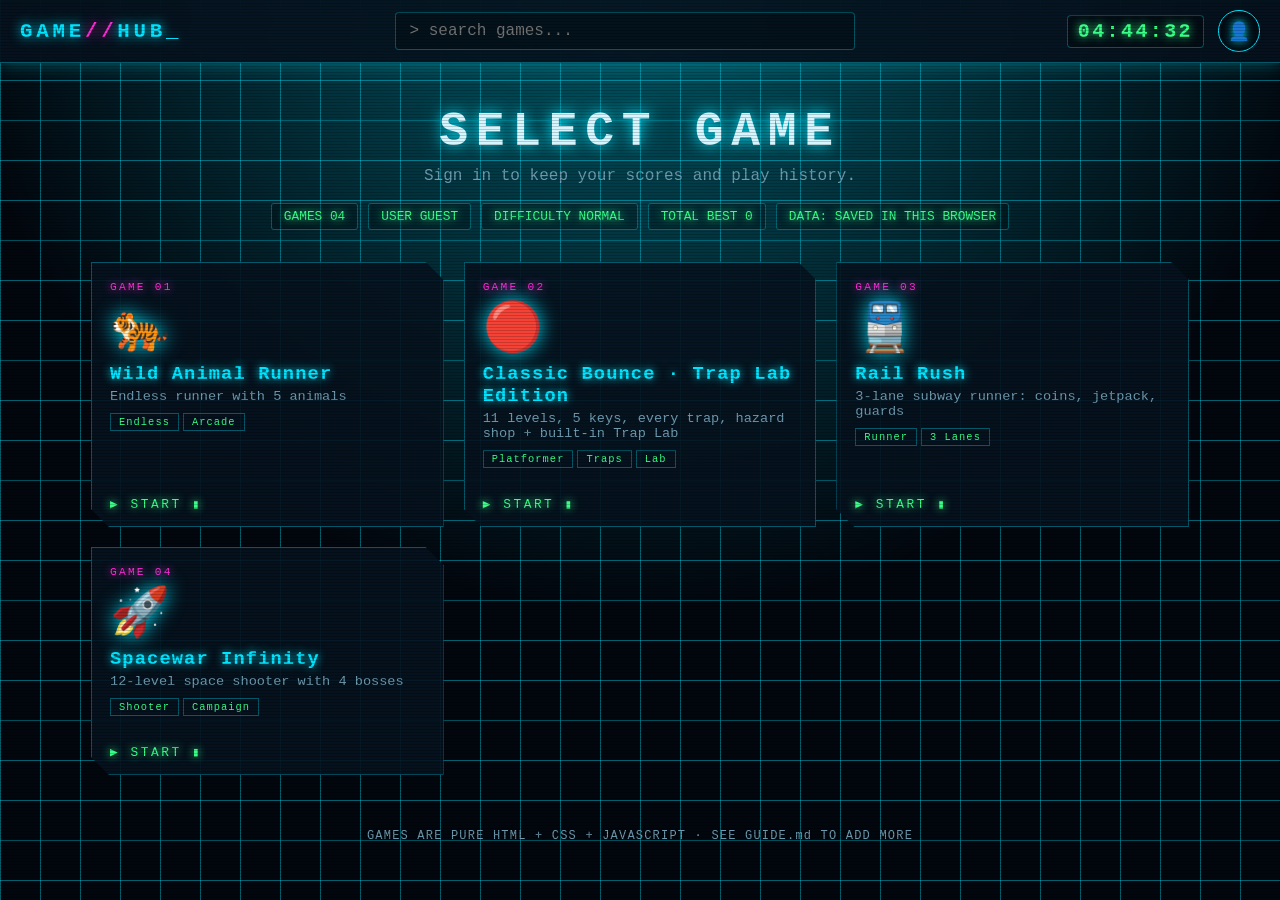
<file: index.html>
<!DOCTYPE html>
<html lang="en"><head><meta charset="utf-8"><meta name="viewport" content="width=device-width,initial-scale=1">
<title>GAME//HUB</title>
<!-- FLAT BUILD: keep ALL files in this one folder. Open index.html. Files used here: hub.css, storage.js, hub.js -->
<link rel="stylesheet" href="hub.css"></head><body data-nav>
<header><h1>GAME<span>//</span>HUB</h1><input id="q" placeholder="> search games..." autocomplete="off"><div id="clock">00:00:00</div><button id="pbtn" title="Profile & settings">👤</button></header>
<div id="panel" class="hide"></div>
<section class="hero"><h2>SELECT GAME</h2><p>Sign in to keep your scores and play history.</p><div class="stats" id="stats"><span>GAMES 04</span><span>USER GUEST</span><span>DATA: SAVED IN THIS BROWSER</span></div></section>
<!-- Static fallback cards: visible even if hub.js fails to load; hub.js replaces them with live search results. -->
<main id="grid">
<a class="card" href="runner.html"><div class="idx">GAME 01</div><div class="em">🐅</div><h3>Wild Animal Runner</h3><p>Endless runner with 5 animals</p><span class="tag">Endless</span><span class="tag">Arcade</span><span class="play">▶ START</span></a>
<a class="card" href="bounce.html"><div class="idx">GAME 02</div><div class="em">🔴</div><h3>Classic Bounce · Trap Lab Edition</h3><p>11 levels, 5 keys, every trap, hazard shop + built-in Trap Lab</p><span class="tag">Platformer</span><span class="tag">Traps</span><span class="tag">Lab</span><span class="play">▶ START</span></a>
<a class="card" href="surfer.html"><div class="idx">GAME 03</div><div class="em">🚆</div><h3>Rail Rush</h3><p>3-lane subway runner: coins, jetpack, guards</p><span class="tag">Runner</span><span class="tag">3 Lanes</span><span class="play">▶ START</span></a>
<a class="card" href="spacewar.html"><div class="idx">GAME 04</div><div class="em">🚀</div><h3>Spacewar Infinity</h3><p>12-level space shooter with 4 bosses</p><span class="tag">Shooter</span><span class="tag">Campaign</span><span class="play">▶ START</span></a>
</main>
<div id="frame" class="hide"><iframe title="game"></iframe><button class="xbtn" title="Close game">✕ CLOSE</button></div>
<footer>GAMES ARE PURE HTML + CSS + JAVASCRIPT · SEE GUIDE.md TO ADD MORE</footer>
<script src="compat.js"></script><script src="storage.js"></script><script src="hub.js"></script></body></html>
</file>
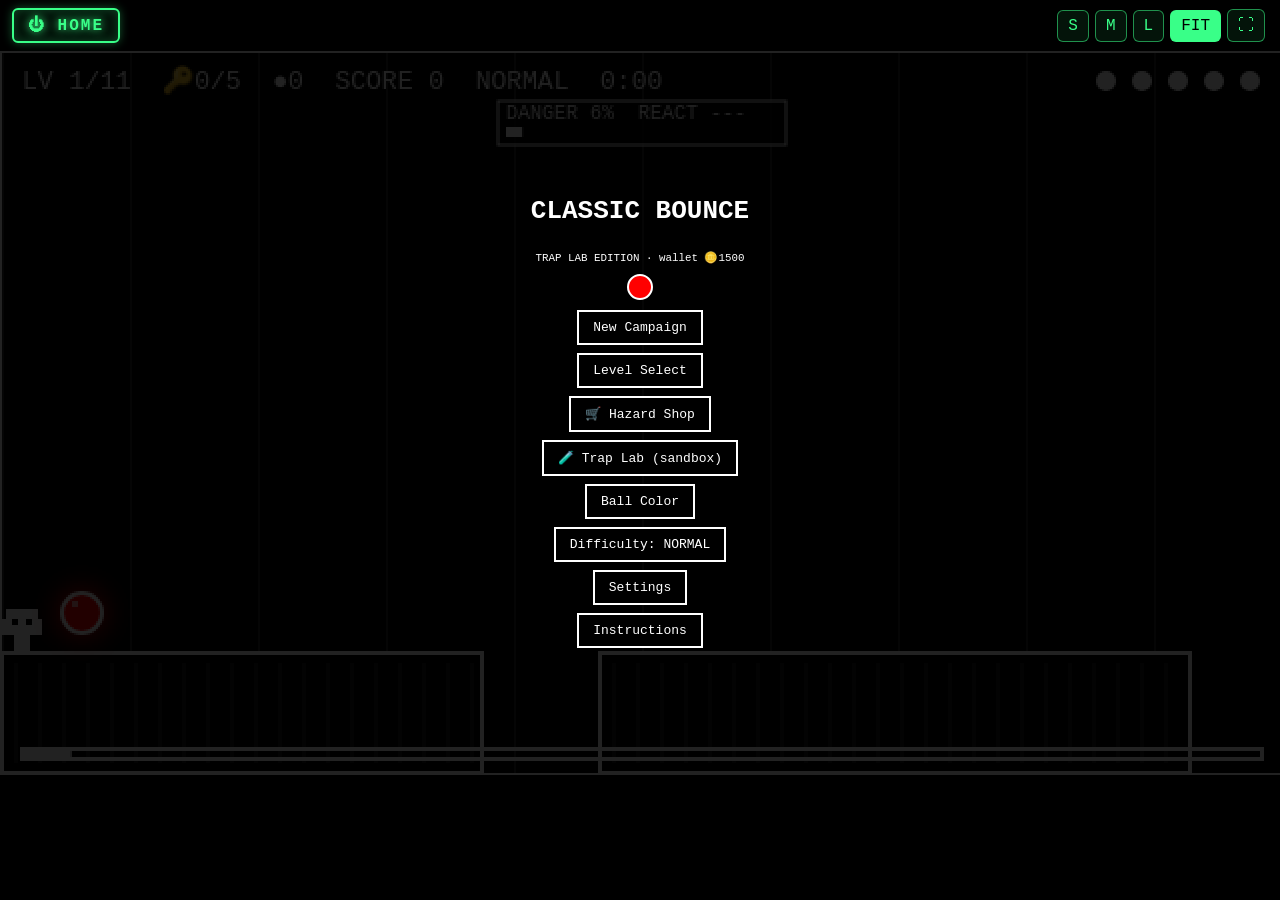
<file: bounce.html>
<!DOCTYPE html><html><head><meta charset="utf-8"><meta name="viewport" content="width=device-width,initial-scale=1,user-scalable=no"><title>Classic Bounce · Trap Lab Edition</title>
<style>/* WHY: strict black/white UI (only the ball has colour). HOW: wrapper is relative so overlay/touch buttons sit over the canvas. */
body{margin:0;background:#000;color:#fff;font-family:monospace;text-align:center}#w{position:relative;margin:auto}canvas{width:100%;display:block;border:2px solid #fff;image-rendering:pixelated;touch-action:none}
#ov{position:absolute;top:0;right:0;bottom:0;left:0;background:#000d;display:flex;flex-direction:column;align-items:center;justify-content:center;gap:8px}
button{background:#000;color:#fff;border:2px solid #fff;padding:8px 14px;font:inherit;cursor:pointer}button:hover{background:#fff;color:#000}
.sw{width:34px;height:34px;border-radius:50%;padding:0;margin:3px}#t{display:none;position:absolute;bottom:6px;width:100%;justify-content:space-between;padding:0 8px;box-sizing:border-box}#t button{width:64px;height:64px;font-size:1.5rem;opacity:.7;touch-action:none}a{color:#fff}
@media(pointer:coarse),(max-width:800px){#t{display:flex;position:relative;bottom:auto;margin:8px 0 14px}#ui,#ov{overflow:auto;justify-content:flex-start}#ui button,#ov button{padding:5px 9px;font-size:.78rem;margin:2px}#ui h1,#ui h2,#ov h1,#ov h2{font-size:1rem;margin:2px}#ui small,#ov p{font-size:.62rem;margin:2px}}   /* phones: touch pad sits BELOW the game, menus are compact */#lab{display:none;position:fixed;top:0;right:0;bottom:0;left:0;z-index:200;background:#000}#lab iframe{width:100%;height:100%;border:0;display:block}#labx{position:absolute;right:8px;bottom:8px;z-index:2;opacity:.8;padding:5px 10px}
@media(max-width:480px){#ov,#ui{position:fixed;top:46px;left:0;right:0;bottom:0;z-index:60;background:#000e;overflow:auto;justify-content:flex-start}#ov button,#ui button{padding:8px 10px;font-size:.9rem}}html.kp #t,html.lite #t{display:none!important}
</style></head><body>
<div id="w"><canvas id="c" width="640" height="360"></canvas><div id="ov"></div>
<div id="t"><span><button id="bl">◀</button><button id="br">▶</button></span><span><button id="bp">⏸</button><button id="bd">▼</button><button id="bj">▲</button></span></div></div>
<script src="compat.js"></script><script src="storage.js"></script><script src="shell.js" data-home="index.html"></script><script src="bounce.js"></script></body></html>
</file>
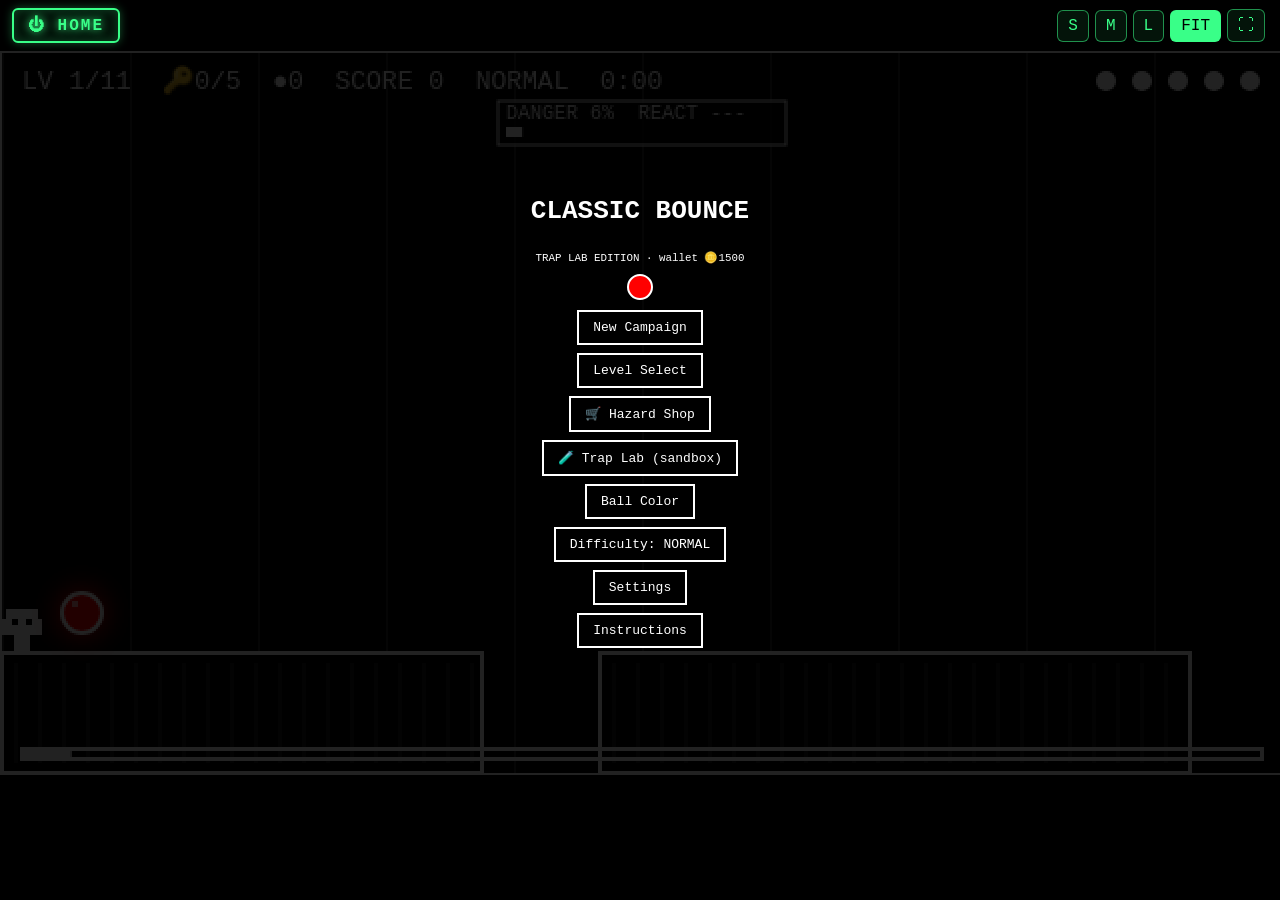
<file: classic-bounce-trap-lab.html>
<!DOCTYPE html><html><head><meta charset="utf-8"><meta name="viewport" content="width=device-width,initial-scale=1,user-scalable=no"><title>Classic Bounce · Trap Lab Edition</title>
<style>/* WHY: strict black/white UI (only the ball has colour). HOW: wrapper is relative so overlay/touch buttons sit over the canvas. */
body{margin:0;background:#000;color:#fff;font-family:monospace;text-align:center}#w{position:relative;margin:auto}canvas{width:100%;display:block;border:2px solid #fff;image-rendering:pixelated;touch-action:none}
#ov{position:absolute;top:0;right:0;bottom:0;left:0;background:#000d;display:flex;flex-direction:column;align-items:center;justify-content:center;gap:8px}
button{background:#000;color:#fff;border:2px solid #fff;padding:8px 14px;font:inherit;cursor:pointer}button:hover{background:#fff;color:#000}
.sw{width:34px;height:34px;border-radius:50%;padding:0;margin:3px}#t{display:none;position:absolute;bottom:6px;width:100%;justify-content:space-between;padding:0 8px;box-sizing:border-box}#t button{width:64px;height:64px;font-size:1.5rem;opacity:.7;touch-action:none}a{color:#fff}
@media(pointer:coarse),(max-width:800px){#t{display:flex;position:relative;bottom:auto;margin:8px 0 14px}#ui,#ov{overflow:auto;justify-content:flex-start}#ui button,#ov button{padding:5px 9px;font-size:.78rem;margin:2px}#ui h1,#ui h2,#ov h1,#ov h2{font-size:1rem;margin:2px}#ui small,#ov p{font-size:.62rem;margin:2px}}   /* phones: touch pad sits BELOW the game, menus are compact */#lab{display:none;position:fixed;top:0;right:0;bottom:0;left:0;z-index:200;background:#000}#lab iframe{width:100%;height:100%;border:0;display:block}#labx{position:absolute;right:8px;bottom:8px;z-index:2;opacity:.8;padding:5px 10px}
@media(max-width:480px){#ov,#ui{position:fixed;top:46px;left:0;right:0;bottom:0;z-index:60;background:#000e;overflow:auto;justify-content:flex-start}#ov button,#ui button{padding:8px 10px;font-size:.9rem}}html.kp #t,html.lite #t{display:none!important}
</style></head><body>
<div id="w"><canvas id="c" width="640" height="360"></canvas><div id="ov"></div>
<div id="t"><span><button id="bl">◀</button><button id="br">▶</button></span><span><button id="bp">⏸</button><button id="bd">▼</button><button id="bj">▲</button></span></div></div>
<script>/* inlined compat.js */
/* compat.js — makes every page friendlier on ALL devices (desktop, laptop, tablet, phone AND button/keypad phones).
   WHY: older browsers (e.g. KaiOS/Firefox 48, old iOS) lack newer features, and keypad phones have no mouse, touch or full keyboard.
   HOW: (1) GH.LITE flag for weak devices  (2) a visible error banner instead of a silent blank page  (3) KEYPAD MAP: 2/4/6/8 = arrows, 5 = Enter/Jump, 0 = Space,
        soft-left / Back / * = Esc (pause), soft-right = Enter, # = R(restart)  (4) arrow-key focus navigation in menus  (5) GH.hold(): press-and-hold buttons that work with Pointer Events OR touch+mouse.
   Plain ES6 only (no async/await, no ?. , no object spread) so it runs on old engines.   IMPROVE: add more key layouts, a gamepad->keys bridge. */
(function(){
  var UA=navigator.userAgent||'',GH=window.GH=window.GH||{};
  GH.LITE=/KaiOS|Opera Mini|Nokia|Series ?40|Symbian|UCBrowser|NetFront|MIDP|Maemo/i.test(UA)||(Math.min(screen.width||999,screen.height||999)<=360&&!('ontouchstart' in window));
  // ---- (2) error banner: tell the user what is wrong instead of showing nothing
  window.addEventListener('error',function(e){var b=document.getElementById('gh-err');if(!b){b=document.createElement('div');b.id='gh-err';b.style.cssText='position:fixed;left:0;right:0;bottom:0;z-index:99999;background:#500;color:#fff;font:12px monospace;padding:6px;text-align:center';(document.body||document.documentElement).appendChild(b)}
    b.textContent='Warning: '+(e.message||'script error')+' - please use an up-to-date browser (Chrome, Firefox, Safari or Edge).'});
  // ---- (3) keypad / old-browser key translation
  var CODE={37:'ArrowLeft',38:'ArrowUp',39:'ArrowRight',40:'ArrowDown',13:'Enter',27:'Escape',32:'Space',16:'ShiftLeft',8:'Backspace'};
  function codeOf(e){if(e.code)return e.code;if(CODE[e.keyCode])return CODE[e.keyCode];if(e.keyCode>=65&&e.keyCode<=90)return 'Key'+String.fromCharCode(e.keyCode);if(e.keyCode>=48&&e.keyCode<=57)return 'Digit'+(e.keyCode-48);if(e.keyCode>=96&&e.keyCode<=105)return 'Numpad'+(e.keyCode-96);return''}
  function overlayOpen(){var ids=['ov','ui','screen','frame'];for(var i=0;i<ids.length;i++){var el=document.getElementById(ids[i]);if(el&&el.offsetWidth>0&&getComputedStyle(el).display!=='none'&&!el.classList.contains('hidden')&&!el.classList.contains('hide'))return el}return null}
  GH.overlayOpen=overlayOpen;
  var KEYPAD={'2':'ArrowUp','8':'ArrowDown','4':'ArrowLeft','6':'ArrowRight','0':'Space','#':'KeyR','*':'Escape','SoftLeft':'Escape','SoftRight':'Enter','Backspace':'Escape','EndCall':'Escape'};
  var KP=GH.LITE||(window.matchMedia&&matchMedia('(pointer:none)').matches)||/[?&]keypad=1/.test(location.search);try{if(localStorage.getItem('gh_keypad')==='1')KP=true}catch(x){}
  GH.keypad=KP;try{var hc=document.documentElement;hc.className+=(KP?' kp':'')+(GH.LITE?' lite':'')}catch(x){}   // keypad mode: auto on for keypad phones, or switch it on in the hub profile panel (gh_keypad)
  function target(e){var k=e.key,c=codeOf(e),tag=(e.target&&e.target.tagName)||'',typing=/^(INPUT|TEXTAREA|SELECT)$/.test(tag),isNum=/^Numpad[0-9]$/.test(c);
    if(typing&&k!=='SoftLeft'&&k!=='SoftRight')return null;      // never steal typing in text boxes
    if(isNum)k=c.charAt(6);                                       // numpad digits always work (2/4/6/8/5)
    var digit=/^[0-9]$/.test(k);if(digit&&!(KP||isNum))return null;
    if((k==='*'||k==='#'||k==='Backspace'||k==='EndCall')&&!KP)return null;
    if(k==='5')return overlayOpen()?'Enter':'Space';
    return KEYPAD[k]||null}
  function synth(type,code,orig){var ev;try{ev=new KeyboardEvent(type,{key:code.indexOf('Key')===0?code.slice(3).toLowerCase():code,code:code,bubbles:true,cancelable:true})}catch(x){return}
    try{Object.defineProperty(ev,'__gh',{value:1})}catch(x){}window.dispatchEvent(ev)}
  function onKey(e){if(e.__gh)return;var t=target(e);
    if(t){e.stopImmediatePropagation();e.preventDefault();if(e.repeat&&e.type==='keydown')return;synth(e.type,t,e);return}
    if(!e.code){var c=codeOf(e);if(c){e.stopImmediatePropagation();synth(e.type,c,e)}}}
  window.addEventListener('keydown',onKey,true);window.addEventListener('keyup',onKey,true);
  // ---- (4) menu focus navigation with arrows (keypad D-pad). Games keep their own arrow handling; this only moves the focus ring in open menus.
  function visible(el){return el.offsetWidth>0&&el.offsetHeight>0&&!el.disabled}
  function list(root){var a=root.querySelectorAll('button,a[href],input,select,[tabindex]'),out=[];for(var i=0;i<a.length;i++)if(visible(a[i]))out.push(a[i]);return out}
  window.addEventListener('keydown',function(e){var c=e.code;if(c!=='ArrowUp'&&c!=='ArrowDown'&&c!=='ArrowLeft'&&c!=='ArrowRight')return;
    var ov=overlayOpen(),root=ov||(document.body.hasAttribute('data-nav')?document.body:null);if(!root)return;
    var ae=document.activeElement;if(ae&&/^(INPUT|SELECT|TEXTAREA)$/.test(ae.tagName)&&(c==='ArrowLeft'||c==='ArrowRight'))return;
    var items=list(root);if(!items.length)return;var i=items.indexOf(ae);var d=(c==='ArrowDown'||c==='ArrowRight')?1:-1;i=i<0?(d>0?0:items.length-1):(i+d+items.length)%items.length;items[i].focus();e.preventDefault&&e.preventDefault()},false);
  // ---- (5) press/hold helpers that work with Pointer Events (modern) or touch+mouse (old iOS/Android)
  GH.hold=function(el,down,up){if(!el)return;var on=function(e){if(e.cancelable)e.preventDefault();down(e)},off=function(e){if(up)up(e)};
    if(window.PointerEvent){el.addEventListener('pointerdown',on);['pointerup','pointerleave','pointercancel'].forEach(function(t){el.addEventListener(t,off)})}
    else{el.addEventListener('touchstart',on);el.addEventListener('touchend',off);el.addEventListener('touchcancel',off);el.addEventListener('mousedown',on);el.addEventListener('mouseup',off);el.addEventListener('mouseleave',off)}};
  GH.xy=function(e){var t=(e.changedTouches&&e.changedTouches[0])||(e.touches&&e.touches[0])||e;return{x:t.clientX,y:t.clientY}};
  // base64(UTF-8) -> string for embedded pages (works in old browsers too)
  GH.b64=function(b){return decodeURIComponent(escape(atob(b)))};
})();

</script><script>/* inlined storage.js */
// WHY: ONE storage layer shared by hub AND games, so cloud sync later = change one object.
// HOW: `Store.backend` exposes get/set that return Promises (so a cloud backend can be async). Default = browser localStorage (no server).
// Written with plain Promises (no async/await) so it also runs on older browsers.  IMPROVE: write a cloud backend and do `Store.backend=cloud`.
const Store={
  backend:{get(k){var v=null;try{v=JSON.parse(localStorage.getItem(k)||'null')}catch(e){}return Promise.resolve(v)},set(k,v){try{localStorage.setItem(k,JSON.stringify(v))}catch(e){}return Promise.resolve()}},
  // PIN hashing (SHA-256 when available, small fallback hash otherwise). IMPROVE: salt + server-side hashing; 6-digit PINs are weak.
  hash(p){var fb=function(){var h=0,t='gh:'+p;for(var i=0;i<t.length;i++)h=(h*31+t.charCodeAt(i))|0;return 'f'+h};
    try{if(window.crypto&&crypto.subtle&&window.TextEncoder)return crypto.subtle.digest('SHA-256',new TextEncoder().encode('gh:'+p)).then(function(b){return Array.prototype.map.call(new Uint8Array(b),function(x){return ('0'+x.toString(16)).slice(-2)}).join('')},function(){return fb()})}catch(e){}
    return Promise.resolve(fb())},
  users(){return this.backend.get('gh_users').then(function(u){return u||{}})},
  user(){return localStorage.getItem('gh_session')},
  signUp(id,pin){var self=this;id=id.trim().toLowerCase();if(!id||!/^\d{6}$/.test(pin))return Promise.resolve('Need a name/email and a 6-digit PIN');
    return self.users().then(function(u){if(u[id])return 'Name already used';return self.hash(pin).then(function(h){u[id]={pin:h,hist:{}};return self.backend.set('gh_users',u).then(function(){localStorage.setItem('gh_session',id);return ''})})})},
  signIn(id,pin){var self=this;id=id.trim().toLowerCase();return self.users().then(function(u){if(!u[id])return 'Wrong name or PIN';return self.hash(pin).then(function(h){if(u[id].pin!==h)return 'Wrong name or PIN';localStorage.setItem('gh_session',id);return ''})})},
  signOut(){localStorage.removeItem('gh_session')},
  // Games call this at game over: keeps best + last 20 plays per game for the profile history.
  saveScore(game,score){var self=this,id=self.user();if(!id)return Promise.resolve();return self.users().then(function(u){if(!u[id])return;var h=u[id].hist[game]||(u[id].hist[game]={best:0,plays:[]});h.best=Math.max(h.best,score);h.plays.unshift({s:score,t:Date.now()});h.plays.length=Math.min(h.plays.length,20);return self.backend.set('gh_users',u)})}
};

// ===== SHARED DIFFICULTY. WHY: ONE setting (chosen in the hub or any game menu) changes speed, trap density, spacing, damage and lives in every game.
// HOW: Store.diff() returns the numbers of the chosen level. spd=speed x, spawn=trap density x, gap=spacing x, dmg=damage x, lives, chase=guard window (frames), ko=1-hit KO, sw=lane-switching trains, missile=homing-missile interval (frames, 0=off).
// IMPROVE: per-game overrides, custom difficulty sliders, unlockable "Insane" tier.
Store.DIFFS={easy:{n:'EASY',spd:.85,spawn:.75,gap:1.25,dmg:.7,lives:7,chase:300,ko:false,sw:false,missile:0},
 normal:{n:'NORMAL',spd:1,spawn:1,gap:1,dmg:1,lives:5,chase:480,ko:false,sw:false,missile:0},
 hard:{n:'HARD',spd:1.15,spawn:1.3,gap:.85,dmg:1.3,lives:4,chase:720,ko:false,sw:true,missile:480},
 nightmare:{n:'NIGHTMARE',spd:1.3,spawn:1.6,gap:.7,dmg:2,lives:3,chase:0,ko:true,sw:true,missile:300}};
Store.diffKey=()=>{const k=localStorage.getItem('gh_diff');return Store.DIFFS[k]?k:'normal'};
Store.diff=()=>Store.DIFFS[Store.diffKey()];
Store.setDiff=k=>{if(Store.DIFFS[k])localStorage.setItem('gh_diff',k)};

</script><script data-home="#">/* inlined shell.js */
// shell.js — WHY: one shared "game window" helper used by EVERY game page: digital HOME button, size selector (S/M/L/FIT) and fullscreen.
// HOW: injects its own CSS + a top bar, then sizes the element #w (the game wrapper) from the canvas aspect ratio. Size choice is remembered in localStorage 'gh_size'.
// IMPROVE: add more sizes, a per-game size, or a settings drawer. New games only need a #w wrapper containing a <canvas> and this script tag with data-home.
(function(){const home=document.currentScript.dataset.home||'index.html',w=document.getElementById('w'),cv=w.querySelector('canvas');
 const css=document.createElement('style');css.textContent=`#shell{display:flex;justify-content:space-between;align-items:center;padding:8px 12px;font-family:'Courier New',monospace}
 #shell .home{color:#39ff88;border:2px solid #39ff88;background:#04140a;padding:6px 14px;border-radius:6px;text-decoration:none;font-weight:bold;letter-spacing:2px;text-shadow:0 0 8px #39ff88;box-shadow:0 0 10px #39ff8855,inset 0 0 10px #39ff8833;transition:.15s}
 #shell .home:hover{background:#39ff88;color:#000;text-shadow:none}
 #shell button{margin:0 3px;padding:6px 10px;background:#04140a;color:#39ff88;border:1px solid #39ff8888;border-radius:6px;font:inherit;cursor:pointer}#shell button.on{background:#39ff88;color:#000}
 html.kp #shell button,html.lite #shell button{display:none}
 @media(max-width:480px){#shell{padding:4px 6px}#shell .home{padding:4px 8px;font-size:.8rem}#shell button{padding:4px 7px;margin:0 2px;font-size:.8rem}}`;document.head.appendChild(css);
 const bar=document.createElement('div');bar.id='shell';bar.innerHTML=`<a class="home" href="${home}"${home=='#'?' data-home-link':''}>⏻ HOME</a><span>${['S','M','L','FIT'].map(s=>`<button data-s="${s}">${s}</button>`).join('')}<button data-s="FS" title="Fullscreen">⛶</button></span>`;document.body.prepend(bar);
 const sizes={S:480,M:760,L:1100};
 // apply(): FIT = biggest size that fits BOTH width and height of the screen (keeps aspect). Fullscreen uses the whole screen.
 function apply(){const s=localStorage.getItem('gh_size')||'FIT',a=cv.width/cv.height;let wd;
  if(document.fullscreenElement)wd=Math.min(innerWidth,innerHeight*a);else wd=s=='FIT'?Math.min(innerWidth,(innerHeight-60)*a):Math.min(sizes[s],innerWidth);
  w.style.width=wd+'px';w.style.maxWidth='none';bar.querySelectorAll('button').forEach(b=>b.classList.toggle('on',b.dataset.s==s))}
 bar.onclick=e=>{const s=e.target.dataset&&e.target.dataset.s;if(!s)return;if(s=='FS'){document.fullscreenElement?document.exitFullscreen():w.requestFullscreen&&w.requestFullscreen();return}localStorage.setItem('gh_size',s);apply()};
 addEventListener('resize',apply);document.addEventListener('fullscreenchange',apply);apply()})();

</script><script>window.GH_LAB_B64="[base64]/[base64]/[base64]/[base64]/[base64]/[base64]/[base64]/dXA9dHJ1ZTpkb3duPXRydWU7CiAgIGlmKG8udD09J2ZpcmViYXInJiZkeDwxNjAmJmIueTxvLnkrOTAmJmIueT5vLnktOTApe2IueT5vLnk/[base64]/by54LTE1MDpvLmQ7aWYoZD4wJiZkPG0mJiFbJ211ZCcsJ2dyYXYnLCdzcHJpbmcnXS5pbmNsdWRlcyhvLnQpKW09ZH1yZXR1cm4gbT4xZTg/[base64]/[base64]/[base64]/[base64]/[base64]/JyBvbic6Jyd9IiBkYXRhLW09IiR7bX0iPiR7bT09J2JvdW5jZSc/J/[base64]/[base64]/J29uJzonJ30iIGRhdGEtYT0iYm90Ij5BSSBCT1QgJHtzaW0uby5ib3Q/J09OJzonT0ZGJ308L2J1dHRvbj48YnV0dG9uIGNsYXNzPSJidG4gc20gJHtzaW0uby5rbz8nb24nOicnfSIgZGF0YS1hPSJrbyI+JHtzaW0uby5rbz8nMS1ISVQgS08nOidIRUFMVEggUE9JTlRTJ308L2J1dHRvbj4ke29wdHMuY2hhaW4/[base64]/[base64]/[base64]/b2xkLm8ua286dHJ1ZSx0eXBlczpvbGQ/[base64]/[base64]/[base64]/[base64]/[base64]/[base64]";</script><script>/* inlined bounce.js */
// ===== CONFIG + SAVE. WHY: all tuning in one place. HOW: localStorage 'bn'. IMPROVE: route via Store.backend (cloud).
const W=640,H=360,COLS={Violet:'#8f00ff',Indigo:'#4b0082',Blue:'#1e40ff',Green:'#00b000',Yellow:'#ffe600',Orange:'#ff8000',Red:'#ff0000'};
const SEG_PER_MIN=20; // design target: ~20 segments per minute of play. Level n has n*15 min => n*300 segments (L1 15min ... L11 165min)
const P=Object.assign({color:'Red',unlocked:1,lvl:1,lives:5,glow:true,snd:true,timer:true,score:0,hpMode:false,chain:false},JSON.parse(localStorage.getItem('bn')||'{}'));const sv=()=>localStorage.setItem('bn',JSON.stringify(P));
// ===== TRAP-LAB MERGE: the game and the Trap Lab share ONE wallet + unlock list in localStorage 'traplab.v1'.
// WHY: coins you earn in the campaign are spent in the Hazard Shop (here or inside the Lab); unlocked packs change the real levels. HOW: tiny read/modify/write helpers.
// IMPROVE: sync the wallet to the cloud through Store.backend.
const LITE=!!(window.GH&&GH.LITE);   // weak/keypad devices: no glow or texture effects
function TL(){try{var r=JSON.parse(localStorage.getItem('traplab.v1')||'{}');return r&&typeof r=='object'?r:{}}catch(e){return{}}}
function TLsave(o){try{localStorage.setItem('traplab.v1',JSON.stringify(o))}catch(e){}}
function wallet(){var t=TL();return typeof t.coins=='number'?t.coins:1500}
function walletAdd(n){var t=TL();t.coins=wallet()+n;TLsave(t)}
function packOn(id){var t=TL();return !!(t.unlocked&&t.unlocked[id]&&t.deployed&&t.deployed[id])}
let PK={};function refreshPacks(){PK={pspike:packOn('pspike'),acid:packOn('acid'),ring:packOn('ring')}}
const PACKS=[{id:'pspike',n:'Pixel Spikes',c:200,d:'Chunky 8-bit spike skin'},{id:'acid',n:'Acid Pools',c:500,d:'Adds deadly acid pools to the levels'},{id:'ring',n:'Electric Ring Blocks',c:800,d:'Adds drifting electric rings (level 5+)'}];
let labOpen=false,flashT=0;
const c=document.getElementById('c'),x=c.getContext('2d'),ov=document.getElementById('ov'),K={};
let L,B,cp,inv,dead,state='menu',cam=0,pulse=0,acc=0,last=0,back=null,ft=0,rings=0,keys=0,msg=0,mT=0;
const AC=new (window.AudioContext||window.webkitAudioContext)();const beep=(f,d=.07)=>{if(!P.snd)return;try{const o=AC.createOscillator(),g=AC.createGain();o.type='square';o.frequency.value=f;g.gain.value=.04;o.connect(g);g.connect(AC.destination);o.start();o.stop(AC.currentTime+d)}catch(e){}};
// ===== LAZY LEVEL GENERATOR. WHY lazy: a 165-minute level is ~3300 segments; we only build ~900px ahead and delete what is far behind, so memory/CPU stay tiny.
// HOW: each segment = ground piece + one trap chosen by weighted roll; difficulty d rises with level AND with progress inside the level. Every 8th segment = safe checkpoint.
// FAIRNESS: gaps <=122px (jump covers ~135), spikes <=72px wide, traps never share a segment, rest segments are hazard-free.
// IMPROVE: hand-made set pieces, slopes, boss rooms, more trap types, seeded daily levels.
const rnd=o=>(o.r=(o.r*1103515245+12345)&0x7fffffff)/0x7fffffff;
function Lvl(n){return{n,segs:n*15*SEG_PER_MIN,k:0,cx:0,r:n*977+13,S:[],M:[],SP:[],SPR:[],FL:[],TU:[],PR:[],HZ:[],FS:[],DR:[],SW:[],CP:[],CN:[],WL:[],MON:[],KY:[],AC:[],MUD:[],CE:[],MS:[],LS:[],FB:[],ER:[],GZ:[],ks:[1,2,3,4,5].map(i=>Math.round(n*15*SEG_PER_MIN*i/6)),exit:null,sw:null}}
// gen(): builds ONE segment. WHY: lazy + seeded = endless variety, tiny memory. HOW: key chamber if this index is a key slot, else checkpoint every 8th, else one trap chosen by a weighted roll (t) gated by level n.
// Traps: spikes, flame jets, turrets, falling spikes, sliding spikes, pixel monsters (walker/bat), moving walls, floating walls, bounce pads (+coin arcs). IMPROVE: add set-pieces, bosses, slopes, trap combos at high levels.
function gen(o){const n=o.n,k=o.k,R=()=>rnd(o),d=(n*.7+3*k/o.segs)*Store.diff().spawn,gap=Math.min(55+d*7,122)|0,cx=o.cx,last=k==o.segs-1,ki=o.ks.indexOf(k),pw=ki%2?190:150,len=ki>=0?220+pw:k==0?240:last?320:230+(R()*90|0),mid=cx+len/2;
 if(ki<0)o.S.push({x:cx,y:300,w:len,h:60});if(last){o.exit={x:cx+len-60,y:260,w:22,h:40};o.k++;return}
 if(ki>=0){ // KEY CHAMBER: ground | pit | ground. Bounce pad launches you (-14 vy ~ 196px) onto a tiny high platform over the pit; key sits on it. Higher platform + guards at higher levels = hardest spot.
  const py=ki%2?118:140;o.S.push({x:cx,y:300,w:110,h:60},{x:cx+110+pw,y:300,w:110,h:60},{x:cx+180,y:py,w:44,h:10});o.SPR.push({x:cx+76,y:292,w:30,h:8});o.KY.push({x:cx+202,y:py-16,got:0});
  if(n>=3)o.MON.push({x:0,ax:cx+110+pw+55,y:276,y0:276,w:20,h:24,t:R()*6,amp:40});if(n>=6)o.MON.push({x:0,ax:cx+202,y:py-70,y0:py-70,w:20,h:24,t:R()*6,amp:30,fly:1})}
 else if(k%8==7)o.CP.push({x:cx+30,y:270,w:14,h:30});
 else if(k>1){const t=R(),mon=f=>({x:0,ax:mid,y:f?210:276,y0:f?210:276,w:20,h:24,t:R()*6,amp:f?70:60,fly:f});
  if(k%12==3&&n>=2){o.sw={x:mid,y:292,w:20,h:8,door:null};o.SW.push(o.sw)}
  else if(k%12==5&&n>=2&&o.sw&&!o.sw.door){const dr={x:mid,y:160,w:12,h:140,open:false};o.DR.push(dr);o.sw.door=dr}
  else if(t<.14){const w=24*(1+(d>3)+(d>6)),v=R();if(v<.3&&n>=2)o.SP.push({x:mid-w/2,y:284,w,h:16,pop:1,ph:R()*110|0});else if(v<.55&&PK.acid)o.AC.push({x:mid-(w+40)/2,y:292,w:w+40+(R()*30|0),h:8});else o.SP.push({x:mid-w/2,y:284,w,h:16});if(P.chain&&n>=2)o.SP.push({x:mid-w/2-85,y:284,w,h:16})} // classic spikes (CHAINED mode adds a 2nd group = two quick jumps) | POPPING THORNS (rhythm) | ACID POOL (deadly floor, jump it)
  else if(t<.24&&n>=2&&R()<.35)o.LS.push({x:mid-75,w:150,y0:235,amp:48,t:R()*6});   // MOVING LASER BEAM sweeping up/down: slip under when it is high, hop it when low
  else if(t<.24&&n>=3&&R()<.4)o.CE.push({x:mid,w:30,t:R()*6,h:260});   // CEILING CRUSHER: spiked bar whose tip moves up/down - time your pass
  else if(t<.24&&n>=2)o.FL.push({x:mid,y:230,w:16,h:70,per:Math.max(90,150-d*8)|0,ph:R()*150|0});
  else if(t<.32&&n>=3){const tu={x:cx+len-26,y:270,w:20,h:30,t:R()*60|0,per:Math.max(60,115-d*5)|0};o.TU.push(tu);o.S.push(tu)}
  else if(t<.40&&n>=3)o.FS.push({x:mid,y:70,y0:70,w:16,h:24,st:0,vy:0});
  else if(t<.48&&n>=4){const v=R();if(v<.35)o.FB.push({x:mid,y:238,len:62,a:R()*6});else if(v<.6&&PK.ring)o.ER.push({x:mid,t:R()*6,y:235,r:22});else o.HZ.push({x:mid,y:284,w:20,h:16,ax:mid,amp:45,t:R()*6})}   // ROTATING FIRE-BAR | ELECTRIC RING (pack) | sliding spikes
  else if(t<.58)o.MON.push(mon(0));                                   // pixel walker: stomp it (+50) or dodge
  else if(t<.64&&n>=3)o.MON.push(mon(1));                              // pixel bat: flies back and forth
  else if(t<.70&&n>=3)o.WL.push({x:mid,ax:mid,y:220,w:16,h:80,t:R()*6,amp:55}); // moving wall: slides across the path, jump it
  else if(t<.76&&n>=2)o.S.push({x:mid-45,y:220,w:90,h:50});             // floating wall: roll under it or hop on top
  else if(t<.82&&n>=5){o.SP.push({x:mid-40,y:284,w:110,h:16});o.SPR.push({x:mid-90,y:292,w:30,h:8})}
  else if(t<.90&&n>=3&&R()<.35)o.GZ.push({x:mid-70,w:140});   // ANTI-GRAVITY ZONE: you float up into ceiling spikes - press DOWN / move on!
  else if(t<.90&&n>=2){o.SPR.push({x:mid-15,y:292,w:30,h:8});for(let i=0;i<5;i++)o.CN.push({x:mid-40+i*20,y:225-Math.min(n,9)*4-Math.sin(i/4*Math.PI)*50,got:0})} // bounce pad + high coin arc (higher at higher levels)
  else{if(R()<.5)o.MUD.push({x:mid-60,y:290,w:120,h:10});for(let i=0;i<3;i++)o.CN.push({x:mid-20+i*20,y:262,got:0})}}   // coin row, sometimes inside STICKY MUD (-60% speed)
 if(k%2==1&&n>=2)o.M.push({x:cx+len+gap/2-25,y0:250,y:250,amp:30,w:50,h:10,t:R()*6});else if(gap>85)o.S.push({x:cx+len+gap/2-25,y:250,w:50,h:10});
 o.cx+=len+gap;o.k++}
const hit=(a,b)=>a.x<b.x+b.w&&a.x+a.w>b.x&&a.y<b.y+b.h&&a.y+a.h>b.y,box=()=>({x:B.x-10,y:B.y-10,w:20,h:20}),fmt=f=>{const s=f/60|0;return(s/60|0)+':'+String(s%60).padStart(2,'0')};
const flameOn=f=>(pulse+f.ph)%f.per<70;
const popK=s=>{const t=(pulse+s.ph)%110;return t<20?t/20:t<55?1:t<70?(70-t)/15:0};   // thorn pop animation 0..1
function load(n){refreshPacks();L=Lvl(n);P.lvl=n;sv();cp=null;ft=0;rings=0;keys=0;mT=0;spawn();while(L.k<12)gen(L);state='play';ov.style.display='none'}
function spawn(){B={x:cp?cp.x:40,y:cp?cp.y-10:280,vx:0,vy:0,on:null,hp:100};inv=90;dead=0;if(L){L.PR=[];L.MS=[]}}
// One life per death event: `dead` blocks further damage until respawn. Invulnerable after respawn (except pits).
function die(){if(dead||inv>0&&B.y<H+40)return;if(P.hpMode&&B.y<H+40){B.hp-=Math.round(25*Store.diff().dmg);inv=60;flashT=18;beep(150,.15);if(B.hp>0)return}   // HEALTH mode: hits drain HP, a life is lost at 0 (pits always cost a life)
 dead=45;P.lives--;beep(110,.3);sv();if(P.lives<=0)setTimeout(gameOver,600)}
// ===== PHYSICS (fixed 60Hz). AABB: move X & resolve, move Y & resolve, bounce on hard landings. IMPROVE: swept collision, slopes, coyote time.
function step(){pulse++;if(msg)msg--;ft++;while(L.k<L.segs&&L.cx<B.x+900)gen(L);
 if(pulse%120==0)for(const a of['S','M','SP','SPR','FL','TU','HZ','FS','DR','SW','CP','CN','WL','MON','KY','AC','MUD','CE','LS','FB','ER','GZ'])L[a]=L[a].filter(s=>s.x+s.w>B.x-5000);
 L.M.forEach(m=>{const py=m.y;m.t+=.03;m.y=m.y0+Math.sin(m.t)*m.amp;if(B.on===m)B.y+=m.y-py});L.HZ.forEach(h=>{h.t+=.04;h.x=h.ax+Math.sin(h.t)*h.amp});L.CE.forEach(c=>{c.t+=.05*Store.diff().spd;c.h=260+Math.sin(c.t)*30});L.LS.forEach(l=>{l.t+=.045*Store.diff().spd;l.y=l.y0+Math.sin(l.t)*l.amp});L.FB.forEach(f=>{f.a+=.045*Store.diff().spd});L.ER.forEach(e=>{e.t+=.04;e.y=235+Math.sin(e.t)*62});
 // HOMING MISSILES (Hard/Nightmare, level 2+): spawn ahead, steer toward the ball's height with a limited turn rate - jump or change height at the last moment.
 const DF=Store.diff();if(DF.missile&&!dead&&P.lvl>=2&&++mT>=DF.missile){mT=0;L.MS.push({x:B.x+380,y:B.y-30-Math.random()*40,vx:-2.2,vy:0,w:16,h:8,life:420});beep(200,.05)}
 for(const m of L.MS){m.life--;m.vy=Math.max(-1.8,Math.min(1.8,m.vy+Math.max(-.06,Math.min(.06,(B.y-m.y)*.01))));m.x+=m.vx*DF.spd;m.y+=m.vy}L.MS=L.MS.filter(m=>m.life>0&&m.x>B.x-200);
L.WL.forEach(w=>{w.t+=.03;w.x=w.ax+Math.sin(w.t)*w.amp});L.MON.forEach(m=>{m.t+=.05;m.x=m.ax+Math.sin(m.t)*m.amp;if(m.fly)m.y=m.y0+Math.sin(m.t*1.7)*34});
 L.FS.forEach(s=>{if(!s.st&&Math.abs(B.x-s.x)<50)s.st=1;if(s.st==1){s.vy+=.6;s.y+=s.vy;if(s.y>300)s.st=2}});
 L.TU.forEach(t=>{if(B.x<t.x&&t.x-B.x<420&&++t.t%t.per==0){L.PR.push({x:t.x-14,y:283,w:14,h:8});beep(240,.05)}});L.PR.forEach(p=>p.x-=3.2);L.PR=L.PR.filter(p=>p.x>B.x-500);
 if(inv>0)inv--;if(flashT>0)flashT--;if(dead){if(--dead==0&&P.lives>0)spawn();return}
 B.vx+=((K.r?1:0)-(K.l?1:0))*.5;B.vx*=.88;B.mud=L.MUD.some(m=>hit(box(),m));const cap=B.mud?1.36:3.4;B.vx=Math.max(-cap,Math.min(cap,B.vx));B.x+=B.vx;
 const sol=[...L.S,...L.M,...L.WL,...L.DR.filter(d=>!d.open)];for(const s of sol)if(hit(box(),s)){B.x=B.vx>0?s.x-10:s.x+s.w+10;B.vx=0}
 B.grav=L.GZ.some(z=>B.x>z.x&&B.x<z.x+z.w);B.vy+=(B.grav?-.3:.5);if(K.d)B.vy+=.7;B.y+=B.vy;if(B.y<12){B.y=12;B.vy=Math.max(0,B.vy)}B.on=null;let gr=false;   // anti-gravity zones flip gravity; DOWN = fast-fall
 for(const s of sol)if(hit(box(),s)){if(B.vy>0){B.y=s.y-10;if(B.vy>6){B.vy*=-.4;beep(300,.05)}else B.vy=0;gr=true;B.on=L.M.includes(s)?s:null}else{B.y=s.y+s.h+10;B.vy=0}}
 if(K.j&&gr&&B.vy>=0){B.vy=-10;beep(520)}B.x=Math.max(10,B.x);
 for(const s of L.SPR)if(hit(box(),s)&&B.vy>0){B.vy=-14;beep(700,.1)}
 for(const s of L.SW)if(s.door&&!s.door.open&&hit(box(),s)){s.door.open=true;beep(880,.15)}
 for(const q of L.CP)if(hit(box(),q)&&cp!==q){cp=q;beep(660,.12)}
 for(const r of L.CN)if(!r.got&&hit(box(),{x:r.x-10,y:r.y-10,w:20,h:20})){r.got=1;rings++;P.score+=10;beep(980,.05)}
 // Monsters: landing on top (falling, centre above its top) kills it; any other touch = death. Keys: collect all 5 to open the exit.
 for(const m of L.MON)if(!m.dead&&hit(box(),m)){if(B.vy>1&&B.y<m.y+4){m.dead=1;B.vy=-9;P.score+=50;beep(420,.1)}else die()}
 for(const q of L.KY)if(!q.got&&hit(box(),{x:q.x-10,y:q.y-10,w:20,h:20})){q.got=1;keys++;P.score+=100;beep(1200,.2)}
 for(const h of[...L.SP.filter(s=>!s.pop||popK(s)>.6),...L.AC,...L.HZ,...L.MS,...L.CE.map(c=>({x:c.x,y:0,w:c.w,h:c.h})),...L.PR,...L.FS.filter(s=>s.st==1),...L.FL.filter(flameOn)])if(hit(box(),h))die();
 for(const l of L.LS)if(B.x+10>l.x&&B.x-10<l.x+l.w&&Math.abs(B.y-l.y)<13)die();
 for(const f of L.FB){const ex=f.x+Math.cos(f.a)*f.len,ey=f.y+Math.sin(f.a)*f.len,vx=ex-f.x,vy=ey-f.y,t=Math.max(0,Math.min(1,((B.x-f.x)*vx+(B.y-f.y)*vy)/(vx*vx+vy*vy)));if(Math.hypot(B.x-(f.x+vx*t),B.y-(f.y+vy*t))<14)die()}
 for(const e of L.ER)if(Math.hypot(B.x-e.x,B.y-e.y)<32)die();
 for(const z of L.GZ)if(hit(box(),{x:z.x,y:0,w:z.w,h:30}))die();
 if(B.y>H+40)die();if(L.exit&&hit(box(),L.exit)){if(keys>=5)complete();else msg=90}cam=Math.max(0,B.x-W/2)}
// ===== FLOW. Level complete unlocks next; level 11 -> victory. Hub score = levels cleared*100 + lives*10.
function complete(){state='done';const n=P.lvl;P.unlocked=Math.max(P.unlocked,Math.min(11,n+1));sv();beep(880,.3);walletAdd(rings*10+50);
 if(n==11){Store.saveScore('bounce',P.score+P.lives*50);P.lvl=1;P.lives=Store.diff().lives;sv();show(`<h1 style="color:${COLS[P.color]}">★ CAMPAIGN COMPLETED ★</h1><p>Final score ${P.score} · last level time ${fmt(ft)}</p><button class="pri" onclick="newGame()">Replay (Enter)</button><button onclick="menu()">Main Menu</button>`)}
 else show(`<h2>LEVEL ${n} COMPLETE</h2><p>Time ${fmt(ft)} · Coins ${rings} · Keys 5/5 · Score ${P.score} · +${rings*10+50} trap-coins · Lives ${P.lives}</p><p>Next: Level ${n+1}</p><button class="pri" onclick="load(${n+1})">Continue (Enter)</button>`)}
function gameOver(){state='over';walletAdd(rings*10);Store.saveScore('bounce',P.score);const l=P.lvl;P.lvl=1;P.lives=Store.diff().lives;sv();show(`<h2>GAME OVER</h2><p>Reached level ${l}/11</p><button class="pri" onclick="newGame()">Restart Game (Enter)</button><button onclick="menu()">Main Menu</button>`)}
function cycleDiff(){const ks=Object.keys(Store.DIFFS);Store.setDiff(ks[(ks.indexOf(Store.diffKey())+1)%ks.length])}
function newGame(from=1){P.lives=Store.diff().lives;P.score=0;load(from)}
// ===== WINDOWS. show(html, backFn): Esc runs backFn; Enter clicks the .pri button.
function show(h,b){back=b||null;ov.innerHTML=h;ov.style.display='flex'}
function menu(){state='menu';show(`<h1>CLASSIC BOUNCE</h1><small>TRAP LAB EDITION · wallet 🪙${wallet()}</small><svg width="30" height="30"><circle cx="15" cy="15" r="12" fill="${COLS[P.color]}" stroke="#fff" stroke-width="2"/></svg>${P.lvl>1||P.lives<Store.diff().lives?`<button class="pri" onclick="load(P.lvl)">Continue (L${P.lvl}, ${P.lives}♥)</button>`:''}<button class="${P.lvl>1||P.lives<5?'':'pri'}" onclick="newGame()">New Campaign</button><button onclick="levels()">Level Select</button><button onclick="shop()">🛒 Hazard Shop</button><button onclick="openLab()">🧪 Trap Lab (sandbox)</button><button onclick="colors()">Ball Color</button><button onclick="cycleDiff();menu()">Difficulty: ${Store.diff().n}</button><button onclick="settings(menu)">Settings</button><button onclick="help()">Instructions</button>`)}
function levels(){show('<h2>LEVELS</h2><div>'+[...Array(11)].map((_,i)=>`<button ${i<P.unlocked?`onclick="newGame(${i+1})"`:'disabled style="opacity:.3"'}>${i+1}<br><small>~${(i+1)*15}m</small></button>`).join('')+'</div><button class="pri" onclick="menu()">Back (Esc)</button>',menu)}
function colors(){show('<h2>BALL COLOR</h2><div>'+Object.entries(COLS).map(([n,v])=>`<button class="sw" title="${n}" style="background:${v};${P.color==n?'outline:3px solid #fff':''}" onclick="P.color='${n}';sv();colors()"></button>`).join('')+'</div><button class="pri" onclick="menu()">Back (Esc)</button>',menu)}
function settings(r){const t=(k,l)=>`<button onclick="P.${k}=!P.${k};sv();settings(${r.name})">${l}: ${P[k]?'ON':'OFF'}</button>`;show(`<h2>SETTINGS</h2>${t('snd','Sound')}${t('glow','Ball glow')}${t('timer','Timer')}${t('hpMode','Health points mode')}${t('chain','Chained combos')}<button onclick="cycleDiff();settings(${r.name})">Difficulty: ${Store.diff().n}</button><button class="pri" onclick="${r.name}()">Back (Esc)</button>`,r)}
function help(){show('<h2>HOW TO PLAY</h2><p>←/→ A/D roll · Space/↑/W jump · ↓/S fast-fall<br>Keypad phone: 4/6 move · 2 or 5 jump · 8 fall · soft-left = pause<br>Esc pause/back · Enter confirm · R restart level<br>Traps: spikes · popping thorns · acid · mud (-60% speed) · lasers · fire-bars · anti-gravity zones · crushers · flames · turrets · homing missiles<br>Falling spikes: keep moving! · Checkpoints every 8 segments<br>Collect 5 keys + coins, stomp monsters, then reach the exit<br>Level n takes ~n×15 min if you never die (no time limit) · 5 lives</p><button class="pri" onclick="menu()">Back (Esc)</button>',menu)}
function shop(){const t=TL();show('<h2>HAZARD SHOP</h2><p>Wallet: 🪙 '+wallet()+'</p>'+PACKS.map(p=>{const own=t.unlocked&&t.unlocked[p.id],on=packOn(p.id);return '<div style="margin:4px 0"><b>'+p.n+'</b><br><small>'+p.d+'</small><br><button '+(own?'onclick="togglePack(\''+p.id+'\')"':'onclick="buyPack(\''+p.id+'\')"')+'>'+(own?(on?'✔ ON (click to turn off)':'OFF (click to turn on)'):'UNLOCK '+p.c+' 🪙')+'</button></div>'}).join('')+'<small>Earn coins in the campaign. Unlocked packs also work in the Trap Lab.</small><button class="pri" onclick="menu()">Back (Esc)</button>',menu)}
function buyPack(id){const p=PACKS.filter(x=>x.id==id)[0],t=TL();if(wallet()<p.c){beep(120,.25);return shop()}t.coins=wallet()-p.c;t.unlocked=t.unlocked||{};t.deployed=t.deployed||{};t.unlocked[id]=1;t.deployed[id]=1;TLsave(t);refreshPacks();beep(900,.15);shop()}
function togglePack(id){const t=TL();t.deployed=t.deployed||{};t.deployed[id]=!t.deployed[id];TLsave(t);refreshPacks();shop()}
// TRAP LAB overlay: the full Trap Lab (dashboard, bot playground, shop, generator, studio) opens INSIDE this game. Flat folder: loads trap-lab.html; single-file build: decodes GH_LAB_B64.
function openLab(){labOpen=true;let d=document.getElementById('lab');if(!d){d=document.createElement('div');d.id='lab';d.innerHTML='<iframe id="labf" title="Trap Lab"></iframe><button id="labx">✕ CLOSE LAB</button>';document.body.appendChild(d);document.getElementById('labx').onclick=closeLab}
 const f=document.getElementById('labf');f.removeAttribute('srcdoc');if(window.GH_LAB_B64)f.srcdoc=GH.b64(window.GH_LAB_B64);else f.src='trap-lab.html';d.style.display='block'}
function closeLab(){labOpen=false;const d=document.getElementById('lab');if(d){d.style.display='none';const f=document.getElementById('labf');f.removeAttribute('srcdoc');f.src='about:blank'}try{window.focus()}catch(e){}refreshPacks();menu()}
window.addEventListener('message',e=>{if(e.data&&e.data.gh=='home'&&labOpen)closeLab()});
function pauseMenu(){state='pause';show('<h2>PAUSED</h2><button class="pri" onclick="resume()">Resume (Esc / Enter)</button><button onclick="settings(pauseMenu)">Settings</button><button onclick="load(P.lvl)">Restart Level</button><button onclick="newGame()">Restart Game</button><button onclick="menu()">Main Menu</button>',resume)}
function resume(){state='play';ov.style.display='none'}
// ===== INPUT. Keyboard + touch feed the same K flags.
const km={ArrowLeft:'l',KeyA:'l',ArrowRight:'r',KeyD:'r',ArrowUp:'j',KeyW:'j',Space:'j',ArrowDown:'d',KeyS:'d'};
addEventListener('keydown',e=>{if(e.code=='Enter'){const fb=document.activeElement,b=ov.style.display!='none'&&(fb&&fb.tagName=='BUTTON'&&ov.contains(fb)?fb:ov.querySelector('.pri'));if(b)b.click();e.preventDefault();return}
 if(km[e.code]){K[km[e.code]]=1;e.preventDefault()}
 if(e.code=='Escape'){if(ov.style.display!='none'){if(back)back()}else if(state=='play')pauseMenu()}
 if(e.code=='KeyR'&&state=='play'&&confirm('Restart level?'))load(P.lvl)});addEventListener('keyup',e=>{if(km[e.code])K[km[e.code]]=0});
[['bl','l'],['br','r'],['bj','j'],['bd','d']].forEach(([id,k])=>GH.hold(document.getElementById(id),()=>{K[k]=1},()=>{K[k]=0}));document.getElementById('bp').onclick=()=>state=='play'?pauseMenu():0;
// ===== DRAW. Black/white shapes only; just the ball is coloured. Off-screen objects are skipped. IMPROVE: sprites, particles, trail.
const vis=s=>s.x-cam<W+20&&s.x+(s.w||0)-cam>-20,rect=(s,fill)=>{if(!vis(s))return;x.fillStyle=fill||'#000';x.strokeStyle='#fff';x.lineWidth=2;x.fillRect(s.x-cam,s.y,s.w,s.h);x.strokeRect(s.x-cam,s.y,s.w,s.h);if(!fill&&s.h>=40&&!LITE){x.fillStyle='#ffffff14';for(let i=6;i<s.w;i+=12)x.fillRect(s.x-cam+i,s.y+5,2,s.h-10)}};
function tri(s,down){if(!vis(s))return;x.fillStyle='#fff';x.beginPath();for(let i=0;i<s.w;i+=10){const a=s.x-cam+i;if(down){x.moveTo(a,s.y);x.lineTo(a+5,s.y+s.h);x.lineTo(a+10,s.y)}else{x.moveTo(a,s.y+s.h);x.lineTo(a+5,s.y);x.lineTo(a+10,s.y+s.h)}}x.fill()}
function draw(){x.fillStyle='#000';x.fillRect(0,0,W,H);x.fillStyle='#222';for(let i=0;i<12;i++)x.fillRect(((i*64-cam*.3)%W+W)%W,0,1,H);
 [...L.S,...L.M,...L.WL].forEach(s=>rect(s));L.DR.forEach(d=>{if(!d.open)rect(d,'#fff');else if(vis(d)){x.setLineDash([4,4]);x.strokeRect(d.x-cam,d.y,d.w,d.h);x.setLineDash([])}});
 L.SW.forEach(s=>rect(s,s.door&&s.door.open?'#000':'#fff'));L.SPR.forEach(s=>rect(s,'#fff'));L.CP.forEach(q=>rect(q,cp===q?'#fff':'#000'));L.TU.forEach(t=>{if(vis(t)){x.fillStyle='#fff';x.fillRect(t.x-cam-6,t.y+8,8,6)}});
 L.SP.forEach(s=>{if(s.pop){const k=popK(s);if(k>0)tri({x:s.x,y:s.y+s.h*(1-k),w:s.w,h:s.h*k})}else if(PK.pspike)pxTri(s);else tri(s)});L.HZ.forEach(s=>tri(s));
L.GZ.forEach(z=>{if(!vis(z))return;x.fillStyle='#ffffff12';x.fillRect(z.x-cam,30,z.w,270);x.strokeStyle='#fff';x.setLineDash([3,4]);x.strokeRect(z.x-cam,30,z.w,270);x.setLineDash([]);x.fillStyle='#fff';x.font='14px monospace';for(let i=0;i<z.w;i+=34)x.fillText('↑',z.x-cam+i+8,280-((pulse*2+i*3)%240));tri({x:z.x,y:12,w:z.w,h:18},1)});   // anti-gravity zone + ceiling spikes
 L.LS.forEach(l=>{if(!vis({x:l.x,w:l.w}))return;x.fillStyle='#fff';x.fillRect(l.x-cam-5,l.y-9,6,18);x.fillRect(l.x-cam+l.w-1,l.y-9,6,18);x.save();if(!LITE){x.shadowColor='#fff';x.shadowBlur=10}x.fillRect(l.x-cam,l.y-1.5,l.w,3);x.restore();if(pulse%6<3)x.fillRect(l.x-cam+(pulse*7)%l.w,l.y-4,3,8)});   // moving laser beam
 L.FB.forEach(f=>{if(!vis({x:f.x-f.len,w:f.len*2}))return;x.strokeStyle='#fff';x.lineWidth=5;x.beginPath();x.moveTo(f.x-cam,f.y);x.lineTo(f.x-cam+Math.cos(f.a)*f.len,f.y+Math.sin(f.a)*f.len);x.stroke();x.fillStyle='#fff';x.beginPath();x.arc(f.x-cam,f.y,7,0,7);x.fill();x.beginPath();x.arc(f.x-cam+Math.cos(f.a)*f.len,f.y+Math.sin(f.a)*f.len,5,0,7);x.fill()});   // rotating fire-bar
 L.ER.forEach(e=>{if(!vis({x:e.x-24,w:48}))return;x.strokeStyle='#fff';x.lineWidth=3;x.setLineDash([6,5]);x.beginPath();x.arc(e.x-cam,e.y,e.r,pulse/8,pulse/8+6.28);x.stroke();x.setLineDash([]);x.fillRect(e.x-cam-2,e.y-2,4,4)});   // electric ring block
 L.AC.forEach(a=>{if(!vis(a))return;x.fillStyle='#fff';x.fillRect(a.x-cam,a.y,a.w,a.h);x.fillStyle='#000';for(let i=0;i<a.w;i+=9)x.fillRect(a.x-cam+i+2,a.y+2+Math.sin((pulse+i)/6)*2,3,3)});
 L.MUD.forEach(m=>{if(!vis(m))return;x.strokeStyle='#fff';x.setLineDash([3,3]);x.strokeRect(m.x-cam,m.y,m.w,m.h);x.setLineDash([]);x.fillStyle='#fff';for(let i=0;i<m.w;i+=7)x.fillRect(m.x-cam+i,m.y+3+(i*7%5),2,2)});
 L.CE.forEach(c=>{if(!vis(c))return;x.fillStyle='#000';x.strokeStyle='#fff';x.lineWidth=2;x.fillRect(c.x-cam,0,c.w,c.h);x.strokeRect(c.x-cam,0,c.w,c.h);tri({x:c.x,y:c.h-14,w:c.w,h:14},1)});
 L.MS.forEach(m=>{x.fillStyle='#fff';x.fillRect(m.x-cam,m.y,m.w,m.h);x.beginPath();x.moveTo(m.x-cam,m.y-2);x.lineTo(m.x-cam-8,m.y+4);x.lineTo(m.x-cam,m.y+10);x.fill();if(pulse%4<2)x.fillRect(m.x-cam+m.w,m.y+2,5,4)});L.FS.forEach(s=>{if(s.st<2){if(!s.st&&pulse%20<10)x.globalAlpha=.5;tri(s,1);x.globalAlpha=1}});L.PR.forEach(p=>{x.fillStyle='#fff';x.beginPath();x.moveTo(p.x-cam,p.y+4);x.lineTo(p.x-cam+14,p.y);x.lineTo(p.x-cam+14,p.y+8);x.fill()});
 L.FL.forEach(f=>{if(!vis(f))return;const on=flameOn(f);x.fillStyle='#fff';x.fillRect(f.x-cam-4,292,24,8);if(on){x.beginPath();x.moveTo(f.x-cam,300);x.quadraticCurveTo(f.x-cam+8-(pulse%6),250,f.x-cam+8,230);x.quadraticCurveTo(f.x-cam+16+(pulse%5),250,f.x-cam+16,300);x.fill()}else if((pulse+f.ph)%f.per>f.per-25&&pulse%6<3)x.fillRect(f.x-cam+4,284,8,8)});
 L.CN.forEach(r=>{if(!r.got&&vis({x:r.x,w:0})){x.fillStyle='#fff';x.beginPath();x.arc(r.x-cam,r.y,6,0,7);x.fill();x.fillStyle='#000';x.fillRect(r.x-cam-1,r.y-3,2,6)}});
 L.KY.forEach(q=>{if(!q.got&&vis({x:q.x,w:0})){const a=q.x-cam,b=q.y+Math.sin(pulse/10)*3;x.strokeStyle='#fff';x.lineWidth=2;x.beginPath();x.arc(a,b-4,5,0,7);x.stroke();x.fillStyle='#fff';x.fillRect(a-1,b,2,10);x.fillRect(a,b+6,5,2);x.fillRect(a,b+9,4,2)}});
 L.MON.forEach(m=>{if(m.dead||!vis(m))return;const a=m.x-cam,f=pulse>>3&1;x.fillStyle='#fff';x.fillRect(a+2,m.y+2,16,12);x.fillRect(a,m.y+7,20,8);x.fillRect(a+(f?2:6),m.y+15,4,9);x.fillRect(a+(f?14:10),m.y+15,4,9);x.fillStyle='#000';x.fillRect(a+5,m.y+7,3,3);x.fillRect(a+12,m.y+7,3,3);if(m.fly){x.fillStyle='#fff';x.fillRect(a-7,m.y+(f?0:4),7,4);x.fillRect(a+20,m.y+(f?0:4),7,4)}}); // pixel monsters; bats get flapping wings
 if(L.exit){const e=L.exit;rect(e);x.fillStyle='#fff';x.fillRect(e.x-cam+(pulse>>4&1)*4,e.y,6,6)}
 if(!dead&&!(inv>0&&pulse%8<4)){x.save();if(P.glow&&!LITE)x.shadowColor=COLS[P.color],x.shadowBlur=14;x.fillStyle=COLS[P.color];x.beginPath();x.arc(B.x-cam,B.y,10,0,7);x.fill();x.strokeStyle='#fff';x.lineWidth=2;x.stroke();x.fillStyle='#fff9';x.fillRect(B.x-cam-5,B.y-6,3,3);x.restore()}else if(dead){x.strokeStyle='#fff';x.beginPath();x.arc(B.x-cam,B.y,10+(45-dead),0,7);x.stroke()}
 x.fillStyle='#fff';x.font='13px monospace';x.fillText(`LV ${P.lvl}/11  🔑${keys}/5  ●${rings}  SCORE ${P.score}${cp?'  ✓CP':''}  ${Store.diff().n}`+(P.timer?`  ${fmt(ft)}`:''),10,18);
 const LV=Store.diff().lives;for(let i=0;i<LV;i++){x.beginPath();x.arc(W-16-i*(LV>5?14:18),14,5,0,7);i<P.lives?x.fill():x.stroke()}x.strokeStyle='#fff';if(msg){x.textAlign='center';x.font='bold 20px monospace';x.fillText('NEED ALL 5 KEYS!',W/2,60);x.textAlign='left';x.font='13px monospace'}x.strokeRect(10,H-12,W-20,5);x.fillRect(10,H-12,(W-20)*L.k/L.segs,5);hudExtra()}
// pxTri: PIXEL SPIKES skin (shop pack) = stepped 8-bit pyramids instead of smooth triangles.
function pxTri(s){if(!vis(s))return;x.fillStyle='#fff';for(let u=0;u<s.w;u+=24)for(let r=0;r<4;r++){const w=24-r*6;x.fillRect(s.x-cam+u+(24-w)/2,s.y+s.h-(r+1)*s.h/4,w,s.h/4)}}
// hudExtra: Trap-Lab style readouts: DANGER meter + REACTION WINDOW (ms until the nearest hazard at current speed), HP bar (Health mode), red hit flash.
function hudExtra(){const sp=3.4*60*(B.mud?.4:1);let nd=1e9;const chk=o=>{if(o.dead)return;const dx=o.x-B.x;if(dx>0&&dx<nd)nd=dx};[L.SP,L.AC,L.HZ,L.MS,L.CE,L.LS,L.FB,L.ER,L.FS,L.MON,L.TU,L.FL].forEach(a=>a.forEach(chk));
 const react=nd>600?'---':Math.round(nd/sp*1000)+'ms',dg=Math.min(100,Math.round((P.lvl*.7+3*L.k/L.segs)*Store.diff().spawn*7));
 x.fillStyle='#000a';x.fillRect(W/2-72,24,144,22);x.strokeStyle='#fff';x.lineWidth=1;x.strokeRect(W/2-72,24,144,22);x.fillStyle='#fff';x.font='10px monospace';x.fillText('DANGER '+dg+'%  REACT '+react,W/2-68,33);x.fillRect(W/2-68,37,136*dg/100,5);
 if(P.hpMode){x.strokeRect(10,24,100,8);x.fillRect(10,24,Math.max(0,B.hp),8)}
 if(flashT>0){x.fillStyle='rgba(255,0,0,'+(flashT/36)+')';x.fillRect(0,0,W,H)}}
function frame(t){acc+=Math.min(100,t-last);last=t;while(acc>=16.67){if(state=='play'&&!labOpen)step();acc-=16.67}if(L)draw();requestAnimationFrame(frame)}
refreshPacks();L=Lvl(1);while(L.k<12)gen(L);B={x:40,y:280,vx:0,vy:0};cp=null;inv=0;dead=0;menu();requestAnimationFrame(frame);

</script><script>/* HOME button: inside the all-in-one hub it asks the parent page to close this game */document.addEventListener("click",function(e){var a=e.target.closest&&e.target.closest("[data-home-link]");if(a){e.preventDefault();try{parent.postMessage({gh:"home"},"*")}catch(x){}}})</script></body></html>
</file>
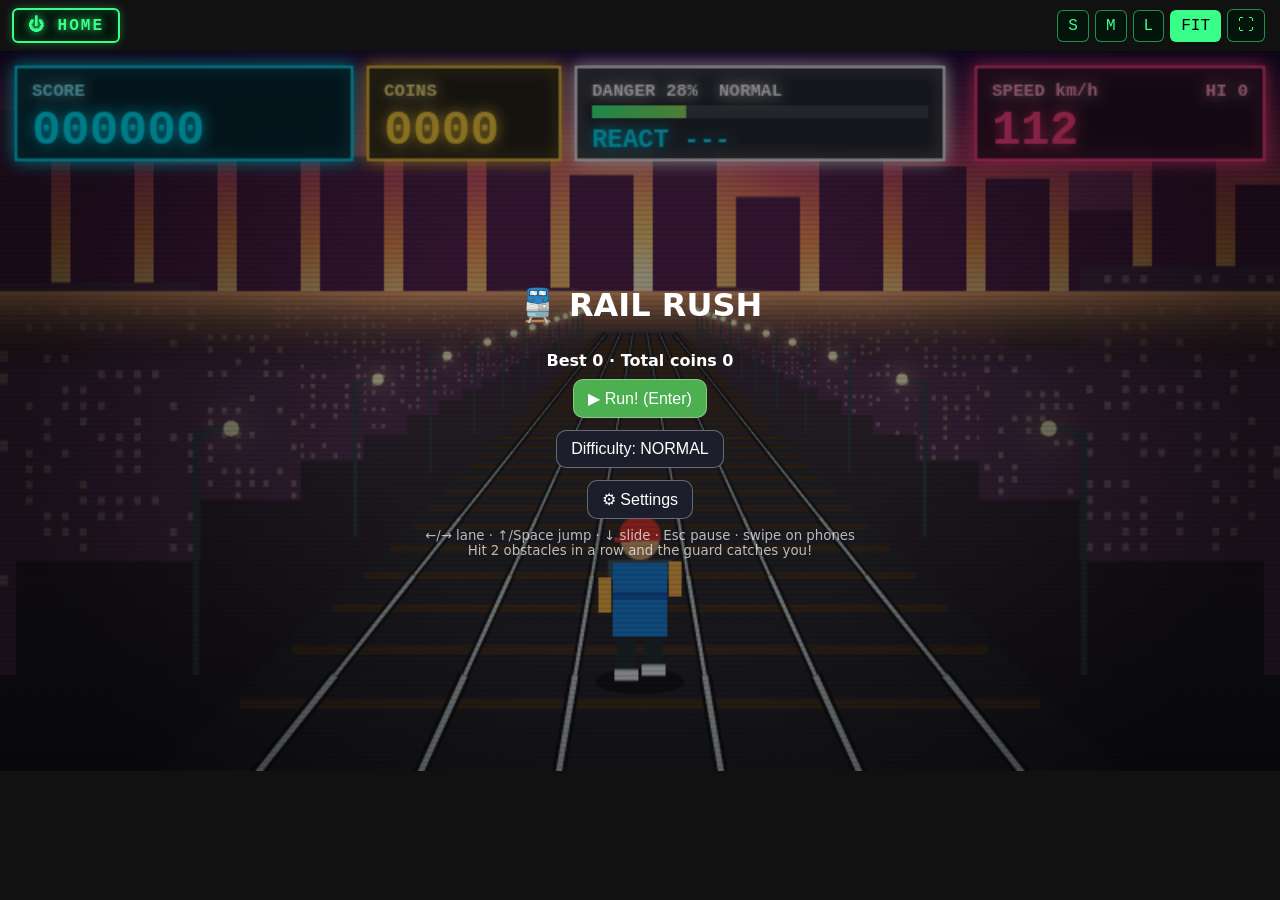
<file: rail-rush.html>
<!DOCTYPE html><html><head><meta charset="utf-8"><meta name="viewport" content="width=device-width,initial-scale=1,user-scalable=no"><title>Rail Rush</title>
<style>/* WHY: same structure as the other games (#w wrapper + #ui overlay + touch pad) so shell.js, sizes and shortcuts behave identically. */
body{margin:0;background:#111;color:#fff;font-family:system-ui;text-align:center;-webkit-user-select:none;user-select:none}#w{position:relative;margin:auto}canvas{width:100%;display:block;touch-action:none}
#ui{position:absolute;top:0;right:0;bottom:0;left:0;background:#0007;display:flex;flex-direction:column;align-items:center;justify-content:center;gap:6px;padding:8px}
#ui button{font-size:1rem;margin:3px;padding:9px 14px;border:1px solid #fff5;border-radius:10px;cursor:pointer;background:#1c1f2b;color:#fff}#ui button:hover,.pri{background:#4caf50!important}small{opacity:.7}
#t{display:none;position:absolute;bottom:6px;left:0;width:100%;justify-content:space-between;padding:0 8px;box-sizing:border-box;pointer-events:none}#t button{pointer-events:auto;width:60px;height:60px;font-size:1.3rem;border-radius:50%;border:2px solid #fff6;background:#0008;color:#fff;touch-action:none;margin:0 3px}
@media(pointer:coarse),(max-width:800px){#t{display:flex;position:relative;bottom:auto;margin:8px 0 14px}#ui,#ov{overflow:auto;justify-content:flex-start}#ui button,#ov button{padding:5px 9px;font-size:.78rem;margin:2px}#ui h1,#ui h2,#ov h1,#ov h2{font-size:1rem;margin:2px}#ui small,#ov p{font-size:.62rem;margin:2px}}   /* phones: touch pad sits BELOW the game, menus are compact */@media(max-width:480px){#ov,#ui{position:fixed;top:46px;left:0;right:0;bottom:0;z-index:60;background:#000e;overflow:auto;justify-content:flex-start}#ov button,#ui button{padding:8px 10px;font-size:.9rem}}html.kp #t,html.lite #t{display:none!important}
</style></head><body>
<div id="w"><canvas id="c" width="800" height="450"></canvas><div id="ui"></div>
<div id="t"><span><button id="sl">◀</button><button id="sr">▶</button></span><span><button id="sp">⏸</button><button id="sd">▼</button><button id="su">▲</button></span></div></div>
<script>/* inlined compat.js */
/* compat.js — makes every page friendlier on ALL devices (desktop, laptop, tablet, phone AND button/keypad phones).
   WHY: older browsers (e.g. KaiOS/Firefox 48, old iOS) lack newer features, and keypad phones have no mouse, touch or full keyboard.
   HOW: (1) GH.LITE flag for weak devices  (2) a visible error banner instead of a silent blank page  (3) KEYPAD MAP: 2/4/6/8 = arrows, 5 = Enter/Jump, 0 = Space,
        soft-left / Back / * = Esc (pause), soft-right = Enter, # = R(restart)  (4) arrow-key focus navigation in menus  (5) GH.hold(): press-and-hold buttons that work with Pointer Events OR touch+mouse.
   Plain ES6 only (no async/await, no ?. , no object spread) so it runs on old engines.   IMPROVE: add more key layouts, a gamepad->keys bridge. */
(function(){
  var UA=navigator.userAgent||'',GH=window.GH=window.GH||{};
  GH.LITE=/KaiOS|Opera Mini|Nokia|Series ?40|Symbian|UCBrowser|NetFront|MIDP|Maemo/i.test(UA)||(Math.min(screen.width||999,screen.height||999)<=360&&!('ontouchstart' in window));
  // ---- (2) error banner: tell the user what is wrong instead of showing nothing
  window.addEventListener('error',function(e){var b=document.getElementById('gh-err');if(!b){b=document.createElement('div');b.id='gh-err';b.style.cssText='position:fixed;left:0;right:0;bottom:0;z-index:99999;background:#500;color:#fff;font:12px monospace;padding:6px;text-align:center';(document.body||document.documentElement).appendChild(b)}
    b.textContent='Warning: '+(e.message||'script error')+' - please use an up-to-date browser (Chrome, Firefox, Safari or Edge).'});
  // ---- (3) keypad / old-browser key translation
  var CODE={37:'ArrowLeft',38:'ArrowUp',39:'ArrowRight',40:'ArrowDown',13:'Enter',27:'Escape',32:'Space',16:'ShiftLeft',8:'Backspace'};
  function codeOf(e){if(e.code)return e.code;if(CODE[e.keyCode])return CODE[e.keyCode];if(e.keyCode>=65&&e.keyCode<=90)return 'Key'+String.fromCharCode(e.keyCode);if(e.keyCode>=48&&e.keyCode<=57)return 'Digit'+(e.keyCode-48);if(e.keyCode>=96&&e.keyCode<=105)return 'Numpad'+(e.keyCode-96);return''}
  function overlayOpen(){var ids=['ov','ui','screen','frame'];for(var i=0;i<ids.length;i++){var el=document.getElementById(ids[i]);if(el&&el.offsetWidth>0&&getComputedStyle(el).display!=='none'&&!el.classList.contains('hidden')&&!el.classList.contains('hide'))return el}return null}
  GH.overlayOpen=overlayOpen;
  var KEYPAD={'2':'ArrowUp','8':'ArrowDown','4':'ArrowLeft','6':'ArrowRight','0':'Space','#':'KeyR','*':'Escape','SoftLeft':'Escape','SoftRight':'Enter','Backspace':'Escape','EndCall':'Escape'};
  var KP=GH.LITE||(window.matchMedia&&matchMedia('(pointer:none)').matches)||/[?&]keypad=1/.test(location.search);try{if(localStorage.getItem('gh_keypad')==='1')KP=true}catch(x){}
  GH.keypad=KP;try{var hc=document.documentElement;hc.className+=(KP?' kp':'')+(GH.LITE?' lite':'')}catch(x){}   // keypad mode: auto on for keypad phones, or switch it on in the hub profile panel (gh_keypad)
  function target(e){var k=e.key,c=codeOf(e),tag=(e.target&&e.target.tagName)||'',typing=/^(INPUT|TEXTAREA|SELECT)$/.test(tag),isNum=/^Numpad[0-9]$/.test(c);
    if(typing&&k!=='SoftLeft'&&k!=='SoftRight')return null;      // never steal typing in text boxes
    if(isNum)k=c.charAt(6);                                       // numpad digits always work (2/4/6/8/5)
    var digit=/^[0-9]$/.test(k);if(digit&&!(KP||isNum))return null;
    if((k==='*'||k==='#'||k==='Backspace'||k==='EndCall')&&!KP)return null;
    if(k==='5')return overlayOpen()?'Enter':'Space';
    return KEYPAD[k]||null}
  function synth(type,code,orig){var ev;try{ev=new KeyboardEvent(type,{key:code.indexOf('Key')===0?code.slice(3).toLowerCase():code,code:code,bubbles:true,cancelable:true})}catch(x){return}
    try{Object.defineProperty(ev,'__gh',{value:1})}catch(x){}window.dispatchEvent(ev)}
  function onKey(e){if(e.__gh)return;var t=target(e);
    if(t){e.stopImmediatePropagation();e.preventDefault();if(e.repeat&&e.type==='keydown')return;synth(e.type,t,e);return}
    if(!e.code){var c=codeOf(e);if(c){e.stopImmediatePropagation();synth(e.type,c,e)}}}
  window.addEventListener('keydown',onKey,true);window.addEventListener('keyup',onKey,true);
  // ---- (4) menu focus navigation with arrows (keypad D-pad). Games keep their own arrow handling; this only moves the focus ring in open menus.
  function visible(el){return el.offsetWidth>0&&el.offsetHeight>0&&!el.disabled}
  function list(root){var a=root.querySelectorAll('button,a[href],input,select,[tabindex]'),out=[];for(var i=0;i<a.length;i++)if(visible(a[i]))out.push(a[i]);return out}
  window.addEventListener('keydown',function(e){var c=e.code;if(c!=='ArrowUp'&&c!=='ArrowDown'&&c!=='ArrowLeft'&&c!=='ArrowRight')return;
    var ov=overlayOpen(),root=ov||(document.body.hasAttribute('data-nav')?document.body:null);if(!root)return;
    var ae=document.activeElement;if(ae&&/^(INPUT|SELECT|TEXTAREA)$/.test(ae.tagName)&&(c==='ArrowLeft'||c==='ArrowRight'))return;
    var items=list(root);if(!items.length)return;var i=items.indexOf(ae);var d=(c==='ArrowDown'||c==='ArrowRight')?1:-1;i=i<0?(d>0?0:items.length-1):(i+d+items.length)%items.length;items[i].focus();e.preventDefault&&e.preventDefault()},false);
  // ---- (5) press/hold helpers that work with Pointer Events (modern) or touch+mouse (old iOS/Android)
  GH.hold=function(el,down,up){if(!el)return;var on=function(e){if(e.cancelable)e.preventDefault();down(e)},off=function(e){if(up)up(e)};
    if(window.PointerEvent){el.addEventListener('pointerdown',on);['pointerup','pointerleave','pointercancel'].forEach(function(t){el.addEventListener(t,off)})}
    else{el.addEventListener('touchstart',on);el.addEventListener('touchend',off);el.addEventListener('touchcancel',off);el.addEventListener('mousedown',on);el.addEventListener('mouseup',off);el.addEventListener('mouseleave',off)}};
  GH.xy=function(e){var t=(e.changedTouches&&e.changedTouches[0])||(e.touches&&e.touches[0])||e;return{x:t.clientX,y:t.clientY}};
  // base64(UTF-8) -> string for embedded pages (works in old browsers too)
  GH.b64=function(b){return decodeURIComponent(escape(atob(b)))};
})();

</script><script>/* inlined storage.js */
// WHY: ONE storage layer shared by hub AND games, so cloud sync later = change one object.
// HOW: `Store.backend` exposes get/set that return Promises (so a cloud backend can be async). Default = browser localStorage (no server).
// Written with plain Promises (no async/await) so it also runs on older browsers.  IMPROVE: write a cloud backend and do `Store.backend=cloud`.
const Store={
  backend:{get(k){var v=null;try{v=JSON.parse(localStorage.getItem(k)||'null')}catch(e){}return Promise.resolve(v)},set(k,v){try{localStorage.setItem(k,JSON.stringify(v))}catch(e){}return Promise.resolve()}},
  // PIN hashing (SHA-256 when available, small fallback hash otherwise). IMPROVE: salt + server-side hashing; 6-digit PINs are weak.
  hash(p){var fb=function(){var h=0,t='gh:'+p;for(var i=0;i<t.length;i++)h=(h*31+t.charCodeAt(i))|0;return 'f'+h};
    try{if(window.crypto&&crypto.subtle&&window.TextEncoder)return crypto.subtle.digest('SHA-256',new TextEncoder().encode('gh:'+p)).then(function(b){return Array.prototype.map.call(new Uint8Array(b),function(x){return ('0'+x.toString(16)).slice(-2)}).join('')},function(){return fb()})}catch(e){}
    return Promise.resolve(fb())},
  users(){return this.backend.get('gh_users').then(function(u){return u||{}})},
  user(){return localStorage.getItem('gh_session')},
  signUp(id,pin){var self=this;id=id.trim().toLowerCase();if(!id||!/^\d{6}$/.test(pin))return Promise.resolve('Need a name/email and a 6-digit PIN');
    return self.users().then(function(u){if(u[id])return 'Name already used';return self.hash(pin).then(function(h){u[id]={pin:h,hist:{}};return self.backend.set('gh_users',u).then(function(){localStorage.setItem('gh_session',id);return ''})})})},
  signIn(id,pin){var self=this;id=id.trim().toLowerCase();return self.users().then(function(u){if(!u[id])return 'Wrong name or PIN';return self.hash(pin).then(function(h){if(u[id].pin!==h)return 'Wrong name or PIN';localStorage.setItem('gh_session',id);return ''})})},
  signOut(){localStorage.removeItem('gh_session')},
  // Games call this at game over: keeps best + last 20 plays per game for the profile history.
  saveScore(game,score){var self=this,id=self.user();if(!id)return Promise.resolve();return self.users().then(function(u){if(!u[id])return;var h=u[id].hist[game]||(u[id].hist[game]={best:0,plays:[]});h.best=Math.max(h.best,score);h.plays.unshift({s:score,t:Date.now()});h.plays.length=Math.min(h.plays.length,20);return self.backend.set('gh_users',u)})}
};

// ===== SHARED DIFFICULTY. WHY: ONE setting (chosen in the hub or any game menu) changes speed, trap density, spacing, damage and lives in every game.
// HOW: Store.diff() returns the numbers of the chosen level. spd=speed x, spawn=trap density x, gap=spacing x, dmg=damage x, lives, chase=guard window (frames), ko=1-hit KO, sw=lane-switching trains, missile=homing-missile interval (frames, 0=off).
// IMPROVE: per-game overrides, custom difficulty sliders, unlockable "Insane" tier.
Store.DIFFS={easy:{n:'EASY',spd:.85,spawn:.75,gap:1.25,dmg:.7,lives:7,chase:300,ko:false,sw:false,missile:0},
 normal:{n:'NORMAL',spd:1,spawn:1,gap:1,dmg:1,lives:5,chase:480,ko:false,sw:false,missile:0},
 hard:{n:'HARD',spd:1.15,spawn:1.3,gap:.85,dmg:1.3,lives:4,chase:720,ko:false,sw:true,missile:480},
 nightmare:{n:'NIGHTMARE',spd:1.3,spawn:1.6,gap:.7,dmg:2,lives:3,chase:0,ko:true,sw:true,missile:300}};
Store.diffKey=()=>{const k=localStorage.getItem('gh_diff');return Store.DIFFS[k]?k:'normal'};
Store.diff=()=>Store.DIFFS[Store.diffKey()];
Store.setDiff=k=>{if(Store.DIFFS[k])localStorage.setItem('gh_diff',k)};

</script><script data-home="#">/* inlined shell.js */
// shell.js — WHY: one shared "game window" helper used by EVERY game page: digital HOME button, size selector (S/M/L/FIT) and fullscreen.
// HOW: injects its own CSS + a top bar, then sizes the element #w (the game wrapper) from the canvas aspect ratio. Size choice is remembered in localStorage 'gh_size'.
// IMPROVE: add more sizes, a per-game size, or a settings drawer. New games only need a #w wrapper containing a <canvas> and this script tag with data-home.
(function(){const home=document.currentScript.dataset.home||'index.html',w=document.getElementById('w'),cv=w.querySelector('canvas');
 const css=document.createElement('style');css.textContent=`#shell{display:flex;justify-content:space-between;align-items:center;padding:8px 12px;font-family:'Courier New',monospace}
 #shell .home{color:#39ff88;border:2px solid #39ff88;background:#04140a;padding:6px 14px;border-radius:6px;text-decoration:none;font-weight:bold;letter-spacing:2px;text-shadow:0 0 8px #39ff88;box-shadow:0 0 10px #39ff8855,inset 0 0 10px #39ff8833;transition:.15s}
 #shell .home:hover{background:#39ff88;color:#000;text-shadow:none}
 #shell button{margin:0 3px;padding:6px 10px;background:#04140a;color:#39ff88;border:1px solid #39ff8888;border-radius:6px;font:inherit;cursor:pointer}#shell button.on{background:#39ff88;color:#000}
 html.kp #shell button,html.lite #shell button{display:none}
 @media(max-width:480px){#shell{padding:4px 6px}#shell .home{padding:4px 8px;font-size:.8rem}#shell button{padding:4px 7px;margin:0 2px;font-size:.8rem}}`;document.head.appendChild(css);
 const bar=document.createElement('div');bar.id='shell';bar.innerHTML=`<a class="home" href="${home}"${home=='#'?' data-home-link':''}>⏻ HOME</a><span>${['S','M','L','FIT'].map(s=>`<button data-s="${s}">${s}</button>`).join('')}<button data-s="FS" title="Fullscreen">⛶</button></span>`;document.body.prepend(bar);
 const sizes={S:480,M:760,L:1100};
 // apply(): FIT = biggest size that fits BOTH width and height of the screen (keeps aspect). Fullscreen uses the whole screen.
 function apply(){const s=localStorage.getItem('gh_size')||'FIT',a=cv.width/cv.height;let wd;
  if(document.fullscreenElement)wd=Math.min(innerWidth,innerHeight*a);else wd=s=='FIT'?Math.min(innerWidth,(innerHeight-60)*a):Math.min(sizes[s],innerWidth);
  w.style.width=wd+'px';w.style.maxWidth='none';bar.querySelectorAll('button').forEach(b=>b.classList.toggle('on',b.dataset.s==s))}
 bar.onclick=e=>{const s=e.target.dataset&&e.target.dataset.s;if(!s)return;if(s=='FS'){document.fullscreenElement?document.exitFullscreen():w.requestFullscreen&&w.requestFullscreen();return}localStorage.setItem('gh_size',s);apply()};
 addEventListener('resize',apply);document.addEventListener('fullscreenchange',apply);apply()})();

</script><script>/* inlined surfer.js */
// ===== RAIL RUSH: 3-lane pseudo-3D runner (Subway-Surfers style) in plain Canvas. 
// WHY pseudo-3D: no 3D engine needed. HOW: every object has a depth z (0 = player, bigger = farther). pz(z) shrinks things with distance; sy/sx convert (lane,z) to screen pixels, so lanes converge to the horizon.
// IMPROVE: real art/sprites, curved tracks, more characters, missions, daily rewards, music.
const W=800,H=450,HY=150,BY=390,LW=150,CX=400;                       // horizon y, player base y, lane width, centre x
const pz=z=>1/(1+z*.07),sy=z=>HY+(BY-HY)*pz(z),sx=(l,z)=>CX+l*LW*pz(z); // projection helpers
const S=Object.assign({coins:0,best:0,snd:true,night:false},JSON.parse(localStorage.getItem('sr')||'{}'));const save=()=>localStorage.setItem('sr',JSON.stringify(S));
// Difficulty comes from the shared Store (hub setting). cycleDiff() steps EASY>NORMAL>HARD>NIGHTMARE.
let DF=Store.diff();function cycleDiff(){const ks=Object.keys(Store.DIFFS);Store.setDiff(ks[(ks.indexOf(Store.diffKey())+1)%ks.length]);DF=Store.diff()}
const c=document.getElementById('c'),x=c.getContext('2d'),ui=document.getElementById('ui');
let st='menu',back=null,ent=[],nextZ=60,dist=0,speed=14,got=0,lane=0,plx=0,py=0,vy=0,slide=0,pw={mag:0,shoe:0,jet:0},shield=false,chase=0,shake=0,banner=0,tier=0,f=0,acc=0,lastT=0;
// ===== SOUND: tiny WebAudio beeps (no files). Respects Sound setting.
const AC=new (window.AudioContext||window.webkitAudioContext)();const beep=(fr,d=.07)=>{if(!S.snd)return;try{const o=AC.createOscillator(),g=AC.createGain();o.frequency.value=fr;g.gain.value=.05;o.connect(g);g.connect(AC.destination);o.start();o.stop(AC.currentTime+d)}catch(e){}};
// ===== WINDOWS (same pattern as other games): panel(html, backFn). Esc = backFn, Enter/Space = click green .pri button.
function panel(h,b){back=b||null;ui.innerHTML=h;ui.style.display='flex'}
function menu(msg=''){st='menu';panel(`<h1>🚆 RAIL RUSH</h1><b>Best ${S.best} · Total coins ${S.coins}</b>${msg}<button class="pri" onclick="start()">▶ Run! (Enter)</button><button onclick="cycleDiff();menu()">Difficulty: ${DF.n}</button><button onclick="settings(menu)">⚙ Settings</button><small>←/→ lane · ↑/Space jump · ↓ slide · Esc pause · swipe on phones<br>Hit 2 obstacles in a row and the guard catches you!</small>`)}
function settings(r){panel(`<h2>⚙ Settings</h2><button onclick="S.snd=!S.snd;save();settings(${r.name})">Sound: ${S.snd?'ON':'OFF'}</button><button onclick="S.night=!S.night;save();settings(${r.name})">Sky: ${S.night?'Night':'Sunset'}</button><button onclick="cycleDiff();settings(${r.name})">Difficulty: ${DF.n}</button><button class="pri" onclick="${r.name}()">Back (Esc)</button>`,r)}
function pauseMenu(){st='pause';panel(`<h2>⏸ Paused</h2><button class="pri" onclick="resume()">Resume (Esc / Enter)</button><button onclick="settings(pauseMenu)">⚙ Settings</button><button onclick="start()">Restart</button><button onclick="menu()">Main Menu</button>`,resume)}
function resume(){st='play';ui.style.display='none'}
function start(){DF=Store.diff();ent=[];nextZ=40;dist=0;speed=14*DF.spd;got=0;lane=0;plx=0;py=0;vy=0;slide=0;pw={mag:0,shoe:0,jet:0};shield=false;chase=0;tier=0;banner=0;st='play';ui.style.display='none'}
// ===== SPAWNER. WHY fair: each row blocks at most 1 lane (2 after 400m) so one lane is ALWAYS free; rows are >=14 apart and trains <=8 long so rows never overlap.
// Obstacles: train (solid, change lane), low barrier (jump), high bar (slide). Free lane gets a coin line or a power-up (12%). IMPROVE: pattern library, ramps on trains, moving trains in more variants.
function row(z){const n=dist>Math.max(100,400/DF.spawn)&&Math.random()<.5?2:1,ls=[-1,0,1].sort(()=>Math.random()-.5),bl=ls.slice(0,n),free=ls.slice(n);
 // Trap kinds: train (change lane), low barricade (jump), high bar (slide), pothole grate (jump), side-sweeper cleaner (jump, slides across lanes). Hard+: some trains SWITCH LANES right before impact.
 bl.forEach(l=>{const t=Math.random(),k=t<.3?'train':t<.52?'low':t<.7?'high':t<.86&&dist>150?'pothole':dist>300&&n==1?'sweep':'low';
  ent.push({k,l,z,len:k=='train'?5+Math.random()*3:k=='pothole'?.9:.8,ph:Math.random()*6,vz:k=='train'&&dist>600/DF.spawn&&Math.random()<.4*DF.spawn?1.5:1,sw:k=='train'&&DF.sw&&dist>500/DF.spawn&&Math.random()<.5})});
 const fl=free[0|Math.random()*free.length],r=Math.random();
 if(r<.12)ent.push({k:['mag','shoe','shield','jet'][0|Math.random()*4],l:fl,z:z+2,len:0,y:.3});else for(let i=0;i<5;i++)ent.push({k:'coin',l:fl,z:z+i*1.6,len:0,y:r<.5?.3:1.3})}
// ===== INPUT: keyboard + swipe + touch buttons share these actions. Jump physics: g=40, v=9.5 (shoes 14) in "height units" (barrier=0.5).
const goL=()=>{if(st=='play'){lane=Math.max(-1,lane-1);beep(300,.03)}},goR=()=>{if(st=='play'){lane=Math.min(1,lane+1);beep(300,.03)}},
 jump=()=>{if(st=='play'&&py<=.01&&pw.jet<=0){vy=pw.shoe>0?14:9.5;slide=0;beep(520)}},down=()=>{if(st=='play'){slide=.7;if(py>0)vy=-18}};
const confirmKey=()=>{const b=ui.style.display!='none'&&ui.querySelector('.pri');if(b){b.click();return true}};
addEventListener('keydown',e=>{const k=e.code;if(k=='Enter'){confirmKey();e.preventDefault()}
 if(k=='ArrowLeft'||k=='KeyA')goL();if(k=='ArrowRight'||k=='KeyD')goR();if(k=='ArrowUp'||k=='KeyW'||k=='Space'){if(!confirmKey())jump();e.preventDefault()}if(k=='ArrowDown'||k=='KeyS'){down();e.preventDefault()}
 if(k=='Escape'||k=='KeyP'){if(ui.style.display!='none'&&back)back();else if(st=='play')pauseMenu()}});
let sp0;c.onpointerdown=e=>{sp0=[e.clientX,e.clientY]};c.onpointerup=e=>{if(!sp0)return;const dx=e.clientX-sp0[0],dy=e.clientY-sp0[1];sp0=0;
 if(Math.max(Math.abs(dx),Math.abs(dy))<20){confirmKey()||jump()}else if(Math.abs(dx)>Math.abs(dy))dx>0?goR():goL();else dy<0?jump():down()};
const $=id=>document.getElementById(id);[['sl',goL],['sr',goR],['su',jump],['sd',down],['sp',()=>st=='play'?pauseMenu():0]].forEach(([id,fn])=>$(id).onpointerdown=e=>{e.preventDefault();fn()});
// ===== STUMBLE / CAUGHT. WHY: "someone catching up": 1st hit = guard appears right behind you (chase timer); 2nd hit while he is close = caught. Shield absorbs one hit. Trains = instant crash.
function stumble(o,train){spark(CX+plx*LW,BY-45,'#ffffff',12);if(shield){shield=false;o.dead=1;beep(200,.2);shake=10;return}shake=14;beep(90,.25);if(train&&Store.diffKey()!='easy'||chase>0||DF.ko)return over();chase=DF.chase;o.dead=1;speed*=.8}
// ===== UPDATE (fixed 60Hz). Speed ramps with distance and gets a banner every 500m. Magnet pulls coins to your lane; jetpack hovers + drops a coin trail; shoes boost jump.
function update(){const dt=1/60;f++;speed=Math.min(30*DF.spd,(14+dist/120)*DF.spd)*(chase>0?.92:1);dist+=speed*dt;nextZ-=speed*dt;while(nextZ<90){row(nextZ);nextZ+=Math.max(12,(15+Math.random()*8-Math.min(5,dist/300))*DF.gap)}
 const tr=Math.floor(dist/500);if(tr>tier){tier=tr;banner=120;beep(400,.2)}
 plx+=(lane-plx)*.25;if(pw.jet>0){py+=(2.2-py)*.1}else{vy-=40*dt;py+=vy*dt;if(py<=0){py=0;vy=0}}if(slide>0)slide-=dt;if(chase>0)chase--;if(shake>0)shake--;
 for(const k in pw)if(pw[k]>0)pw[k]-=dt;if(pw.jet<=0&&pw.jet>-1&&pw.jet!=0)pw.jet=0;
 const pl=Math.round(plx);
 for(const e of ent){e.z-=speed*dt*(e.vz||1);if(e.k=='sweep')e.l=Math.sin(f/45*DF.spd+e.ph)*1.15;if(e.sw&&e.z<18&&!e.swd){e.swd=1;e.tl=Math.round(e.l)==0?(Math.random()<.5?-1:1):0}if(e.swd)e.l+=(e.tl-e.l)*.1;if(pw.mag>0&&e.k=='coin'&&e.z<14&&e.z>-1){e.l+=(lane-e.l)*.2;e.z-=speed*dt*.5}
  if(e.dead)continue;const same=Math.round(e.l)==pl||Math.abs(e.l-plx)<.35;
  if(e.k=='coin'||e.len==0){if(same&&Math.abs(e.z)<.7&&Math.abs(py-e.y)<1.1){e.dead=1;beep(e.k=='coin'?900:660,.06);
    if(e.k=='coin'){got++;spark(CX+plx*LW,BY-e.y*90-20,'#ffd23f')}else if(e.k=='mag')pw.mag=8;else if(e.k=='shoe')pw.shoe=10;else if(e.k=='shield')shield=true;else{pw.jet=6;for(let i=0;i<22;i++)ent.push({k:'coin',l:Math.round(Math.sin(i/3)),z:8+i*1.4,len:0,y:2})}}}
  else if(same&&e.z<.5&&e.z+e.len>-.5){if(pw.jet>0)continue;
   if(e.k=='train')stumble(e,1);else if(e.k=='low'||e.k=='sweep'){if(py<.6)stumble(e)}else if(e.k=='pothole'){if(py<.15)stumble(e)}else if(!(slide>0&&py<.5))stumble(e)}}
 ent=ent.filter(e=>!e.dead&&e.z+e.len>-3)}
function over(){const sc=Math.floor(dist)+got*2;S.coins+=got;S.best=Math.max(S.best,sc);save();Store.saveScore('surfer',sc);beep(80,.5);st='over';
 panel(`<h2>🚔 Caught!</h2><p>Score ${sc} · ${Math.floor(dist)} m · 🪙${got} · Best ${S.best}</p><button class="pri" onclick="start()">Run Again (Enter)</button><button onclick="menu()">Main Menu</button>`,menu)}
// ===== DRAW (visual upgrade). WHY: layered depth + lighting makes flat shapes read as a real scene. HOW: sky gradient -> sun/moon/stars -> 2 parallax skylines -> perspective buildings with lit windows -> fog -> ballast + sleepers + metallic rails -> lamp posts with glow -> objects far->near -> runner -> particles -> vignette/scanlines -> neon digital HUD.
// IMPROVE: sprite sheets, curved tracks, rain/weather, bloom, day/night cycle by distance.
const fx=[];const spark=(X,Y,col,n=7)=>{for(let i=0;i<n;i++)fx.push({x:X,y:Y,vx:(Math.random()-.5)*220,vy:-Math.random()*180,t:.55,c:col})};
const hash=n=>{n=Math.sin(n*127.1)*43758.5453;return n-Math.floor(n)};
const glow=(c,b)=>{x.shadowColor=c;x.shadowBlur=b},noGlow=()=>{x.shadowBlur=0};
const PAL=['#e74c3c','#3498db','#9b59b6'];                                  // train colours per lane
function hudPanel(X,Y,w,h,col){x.save();x.fillStyle='#050a14d9';x.strokeStyle=col;x.lineWidth=1.5;glow(col,10);x.beginPath();x.rect(X,Y,w,h);x.fill();x.stroke();x.restore()}
function lcd(t,X,Y,size,col,al){x.save();x.font=`bold ${size}px "Courier New",monospace`;x.textAlign=al||'left';x.fillStyle=col;glow(col,10);x.fillText(t,X,Y);x.restore()}
function drawEnt(e){const zn=Math.max(e.z,-2),p=pz(zn),X=sx(e.l,zn),Y=sy(zn);
 if(e.k=='coin'){const w=Math.abs(Math.cos(f/7+e.z))*11*p+1.5,cy=Y-(e.y*90+18)*p,g=x.createRadialGradient(X,cy,1,X,cy,12*p);g.addColorStop(0,'#fff6a8');g.addColorStop(1,'#f5a300');x.save();glow('#ffd23f',12*p);x.fillStyle=g;x.beginPath();x.ellipse(X,cy,w,11*p,0,0,7);x.fill();x.restore()}
 else if(e.len==0){const col={mag:'#ff4081',shoe:'#ff9800',shield:'#40c4ff',jet:'#ffeb3b'}[e.k],cy=Y-(40+Math.sin(f/10)*5)*p,g=x.createRadialGradient(X,cy,2,X,cy,26*p);g.addColorStop(0,col+'ff');g.addColorStop(1,col+'00');x.fillStyle=g;x.beginPath();x.arc(X,cy,26*p,0,7);x.fill();x.font=26*p+'px serif';x.textAlign='center';x.fillText({mag:'🧲',shoe:'👟',shield:'🛡️',jet:'🚀'}[e.k],X,cy+9*p);x.textAlign='left'}
 else if(e.k=='train'){const zf=e.z+e.len,pf=pz(zf),Xf=sx(e.l,zf),Yf=sy(zf),w=LW*.4,h=115,col=PAL[e.l+1];
  x.fillStyle='#2b2f36';x.beginPath();x.moveTo(X-w*p,Y-h*p);x.lineTo(X+w*p,Y-h*p);x.lineTo(Xf+w*pf,Yf-h*pf);x.lineTo(Xf-w*pf,Yf-h*pf);x.fill();            // roof
  const sd=e.l<=0?1:-1;x.fillStyle=col;x.globalAlpha=.65;x.beginPath();x.moveTo(X+sd*w*p,Y);x.lineTo(X+sd*w*p,Y-h*p);x.lineTo(Xf+sd*w*pf,Yf-h*pf);x.lineTo(Xf+sd*w*pf,Yf);x.fill();x.globalAlpha=1; // side
  x.fillStyle='#ffffff55';for(let i=0;i<5;i++){const z1=e.z+e.len*i/5+.3,z2=z1+e.len/6;x.beginPath();x.moveTo(sx(e.l+sd*.4,z1),sy(z1)-h*.75*pz(z1));x.lineTo(sx(e.l+sd*.4,z2),sy(z2)-h*.75*pz(z2));x.lineTo(sx(e.l+sd*.4,z2),sy(z2)-h*.5*pz(z2));x.lineTo(sx(e.l+sd*.4,z1),sy(z1)-h*.5*pz(z1));x.fill()}      // side windows
  const g=x.createLinearGradient(0,Y-h*p,0,Y);g.addColorStop(0,col);g.addColorStop(1,'#1a1a22');x.fillStyle=g;x.fillRect(X-w*p,Y-h*p,2*w*p,h*p);                    // front
  x.fillStyle='#ffe9a8';x.fillRect(X-w*.72*p,Y-h*.82*p,w*1.44*p,h*.3*p);x.fillStyle='#0b1220';x.fillRect(X-w*.02*p,Y-h*.82*p,w*.04*p,h*.3*p);x.fillStyle='#fff';x.fillRect(X-w*p,Y-h*.38*p,2*w*p,4*p);
  for(const o of[-1,1]){x.save();glow('#fff7c0',30*p);x.fillStyle='#fffbe0';x.beginPath();x.arc(X+o*w*.7*p,Y-h*.15*p,7*p,0,7);x.fill();x.restore()}}                  // headlights
 else if(e.k=='low'){const bw=LW*.38*p;x.save();glow('#ff5252',8);x.fillStyle='#eceff1';x.fillRect(X-bw,Y-45*p,2*bw,45*p);x.fillStyle='#e53935';for(let i=0;i<4;i++)x.fillRect(X-bw+i*bw*.5,Y-45*p,bw*.25,45*p);x.restore();x.fillStyle='#0003';x.fillRect(X-bw,Y-4*p,2*bw,4*p)}
 else if(e.k=='pothole'){const bw=LW*.4*p;x.fillStyle='#050505';x.beginPath();x.ellipse(X,Y-4*p,bw,14*p,0,0,7);x.fill();x.strokeStyle='#607d8b';x.lineWidth=Math.max(1,2*p);for(let i=-3;i<=3;i++){x.beginPath();x.moveTo(X+i*bw/3.4,Y-17*p);x.lineTo(X+i*bw/3.4,Y+9*p);x.stroke()}x.strokeStyle='#ffca28';x.beginPath();x.ellipse(X,Y-4*p,bw,14*p,0,0,7);x.stroke()}
 else if(e.k=='sweep'){const bw=LW*.34*p;x.save();glow('#ffd600',14);x.fillStyle='#ffd600';x.fillRect(X-bw,Y-55*p,2*bw,50*p);x.fillStyle='#212121';for(let i=0;i<5;i++)x.fillRect(X-bw+i*bw*.45,Y-55*p,bw*.22,50*p);x.restore();x.fillStyle='#37474f';x.beginPath();x.arc(X,Y-5*p,13*p,0,7);x.fill();x.strokeStyle='#cfd8dc';x.lineWidth=2*p;x.beginPath();x.arc(X,Y-5*p,13*p,f/4,f/4+4);x.stroke();x.fillStyle='#ff1744';x.fillRect(X-4*p,Y-62*p,8*p,6*p)}
 else{const bw=LW*.38*p;x.fillStyle='#78909c';x.fillRect(X-bw,Y-100*p,7*p,100*p);x.fillRect(X+bw-7*p,Y-100*p,7*p,100*p);x.fillStyle='#ffca28';x.fillRect(X-bw,Y-100*p,2*bw,26*p);x.fillStyle='#212121';for(let i=0;i<6;i++)x.fillRect(X-bw+i*bw*.34,Y-100*p,bw*.17,26*p);x.save();glow('#f44',12);x.fillStyle=f>>3&1?'#ff1744':'#600';x.beginPath();x.arc(X-bw+3*p,Y-108*p,5*p,0,7);x.arc(X+bw-3*p,Y-108*p,5*p,0,7);x.fill();x.restore()}}
function draw(){const N=S.night;x.save();if(shake>0)x.translate((Math.random()-.5)*8,(Math.random()-.5)*8);
 let g=x.createLinearGradient(0,0,0,HY);if(N){g.addColorStop(0,'#02030f');g.addColorStop(.6,'#101a4a');g.addColorStop(1,'#3a2a6a')}else{g.addColorStop(0,'#2b1055');g.addColorStop(.45,'#d1477a');g.addColorStop(.8,'#ff9a5a');g.addColorStop(1,'#ffd08a')}x.fillStyle=g;x.fillRect(0,0,W,HY+2);
 if(N){x.fillStyle='#fff';for(let i=0;i<60;i++){x.globalAlpha=.3+.7*Math.abs(Math.sin(f/40+i));x.fillRect(hash(i)*W,hash(i+9)*HY*.85,1.6,1.6)}x.globalAlpha=1;g=x.createRadialGradient(640,60,2,640,60,40);g.addColorStop(0,'#fff');g.addColorStop(.3,'#dfe9ff');g.addColorStop(1,'#dfe9ff00');x.fillStyle=g;x.fillRect(590,10,100,100)}
 else{g=x.createRadialGradient(400,HY-6,4,400,HY-6,110);g.addColorStop(0,'#fff6d0');g.addColorStop(.25,'#ffd27a');g.addColorStop(1,'#ff9a5a00');x.fillStyle=g;x.fillRect(250,0,300,HY)}
 for(const[L,col,spd,hh]of[[0,N?'#0b0e30':'#8a3f73',.25,60],[1,N?'#080a24':'#5a2656',.55,85]]){x.fillStyle=col;for(let i=0;i<20;i++){const bx=((i*52-dist*spd*3)%1040+1040)%1040-60,bh=hh*.5+hash(i+L*40)*hh;x.fillRect(bx,HY-bh,40,bh);if(N&&L)for(let j=0;j<bh/10;j++)if(hash(i*9+j+L)>.6){x.fillStyle='#ffd88a';x.fillRect(bx+6+(j%3)*10,HY-bh+4+j*8,4,3);x.fillStyle=col}}}
 g=x.createLinearGradient(0,HY,0,H);g.addColorStop(0,N?'#1a1d2e':'#4a3a4a');g.addColorStop(1,N?'#0a0b12':'#1f1c24');x.fillStyle=g;x.fillRect(0,HY,W,H-HY);
 for(let k=24;k>=0;k--){const zb=k*6-(dist%6),idx=Math.floor(dist/6)+k;for(const sd of[-1,1]){const pp=pz(zb),bx=sx(sd*2.6,zb),bw=LW*1.5*pp,bh=(110+hash(idx*3+sd)*170)*pp,by=sy(zb),c0=N?'#10142e':'#59385a';x.fillStyle=c0;x.fillRect(sd<0?bx-bw:bx,by-bh,bw,bh);x.fillStyle=N?'#ffd88a':'#ffe9c4';x.globalAlpha=N?.9:.35;for(let wy=8*pp;wy<bh-6*pp;wy+=14*pp)for(let wx=6*pp;wx<bw-8*pp;wx+=16*pp)if(hash(idx*7+wx*3+wy+sd)>(N?.45:.6))x.fillRect((sd<0?bx-bw:bx)+wx,by-bh+wy,6*pp,7*pp);x.globalAlpha=1}}
 g=x.createLinearGradient(0,HY,0,HY+50);g.addColorStop(0,N?'#3a2a6a':'#ffb07a');g.addColorStop(1,'#0000');x.fillStyle=g;x.fillRect(0,HY,W,50);                                      // horizon fog
 g=x.createLinearGradient(0,HY,0,H);g.addColorStop(0,'#3b3b45');g.addColorStop(1,'#26262e');x.fillStyle=g;x.beginPath();x.moveTo(sx(-1.6,-5),sy(-5));x.lineTo(sx(-1.6,120),sy(120));x.lineTo(sx(1.6,120),sy(120));x.lineTo(sx(1.6,-5),sy(-5));x.fill();
 const off=dist%2;for(let z=-5;z<100;z+=2){const zz=z-off;x.strokeStyle='#4a3524';x.lineWidth=Math.max(1,6*pz(zz));x.beginPath();x.moveTo(sx(-1.55,zz),sy(zz));x.lineTo(sx(1.55,zz),sy(zz));x.stroke()}
 for(const l of[-1,0,1])for(const o of[-.27,.27])for(let z=-5;z<115;z+=5){const w=Math.max(1,4*pz(z));x.strokeStyle='#15151a';x.lineWidth=w+2;x.beginPath();x.moveTo(sx(l+o,z),sy(z));x.lineTo(sx(l+o,z+5),sy(z+5));x.stroke();x.strokeStyle='#cfd8dc';x.lineWidth=w*.6;x.beginPath();x.moveTo(sx(l+o,z),sy(z));x.lineTo(sx(l+o,z+5),sy(z+5));x.stroke()}
 if(N){x.save();glow('#00e5ff',8);x.strokeStyle='#00e5ff44';x.lineWidth=1;for(const l of[-.5,.5]){x.beginPath();x.moveTo(sx(l,-5),sy(-5));x.lineTo(sx(l,120),sy(120));x.stroke()}x.restore()}
 for(let k=12;k>=0;k--){const zz=k*8-(dist%8);for(const sd of[-1,1]){const pp=pz(zz),X=sx(sd*1.85,zz),Y=sy(zz);x.strokeStyle='#37474f';x.lineWidth=Math.max(1,4*pp);x.beginPath();x.moveTo(X,Y);x.lineTo(X,Y-150*pp);x.lineTo(X-sd*22*pp,Y-156*pp);x.stroke();x.save();glow('#ffe9a8',22*pp);x.fillStyle='#fff6cc';x.beginPath();x.arc(X-sd*22*pp,Y-154*pp,4*pp+1,0,7);x.fill();x.restore()}}
 if(speed>18){x.strokeStyle='#ffffff22';x.lineWidth=1;for(let i=0;i<24;i++){const a=hash(i+Math.floor(f/2))*6.28,r0=60+hash(i*3+f)*80;x.beginPath();x.moveTo(CX+Math.cos(a)*r0,HY+Math.abs(Math.sin(a))*r0*.8);x.lineTo(CX+Math.cos(a)*(r0+70),HY+Math.abs(Math.sin(a))*(r0+70)*.8);x.stroke()}}
 [...ent].sort((a,b)=>b.z-a.z).forEach(drawEnt);
 // player: shadow, run-cycle legs, hoodie, backpack, swinging arms, cap. Shield / shoes / jetpack add glows.
 const X=CX+plx*LW,Y=BY-py*90,sq=slide>0&&py<.1?.55:1,ph=Math.sin(f/3)*9,air=py>0.05;x.fillStyle='#0006';x.beginPath();x.ellipse(X,BY+4,28-py*7,8,0,0,7);x.fill();
 x.save();if(shield){x.shadowColor='#40c4ff';x.shadowBlur=30}else if(pw.shoe>0){x.shadowColor='#ff9800';x.shadowBlur=20}
 if(pw.jet>0){x.save();glow('#ffb300',24);x.fillStyle='#ff6d00';x.beginPath();x.moveTo(X-22,Y-30);x.lineTo(X-18,Y+14+Math.random()*14);x.lineTo(X-14,Y-30);x.moveTo(X+14,Y-30);x.lineTo(X+18,Y+14+Math.random()*14);x.lineTo(X+22,Y-30);x.fill();x.restore()}
 const lg=air?6:ph;x.fillStyle='#263238';x.fillRect(X-14,Y-26*sq,11,26*sq-lg*.3);x.fillRect(X+3,Y-26*sq,11,26*sq+lg*.3);x.fillStyle=pw.shoe>0?'#ff9800':'#eceff1';x.fillRect(X-16,Y-5-lg*.3,15,7);x.fillRect(X+1,Y-5+lg*.3,15,7);
 x.fillStyle='#455a64';x.fillRect(X-20,Y-72*sq,40,12*sq);x.fillStyle='#1e88e5';x.fillRect(X-17,Y-70*sq,34,46*sq);x.fillStyle='#1565c0';x.fillRect(X-17,Y-52*sq,34,5);
 x.fillStyle='#ffb74d';x.fillRect(X-26,Y-66*sq+(air?-8:-ph),8,22*sq);x.fillRect(X+18,Y-66*sq+(air?-8:ph),8,22*sq);
 x.fillStyle='#e0ac7a';x.beginPath();x.arc(X,Y-84*sq,12,0,7);x.fill();x.fillStyle='#e53935';x.beginPath();x.arc(X,Y-87*sq,13,Math.PI,0);x.fill();x.fillRect(X-13,Y-88*sq,26,4);x.fillRect(X-16,Y-86*sq,10,3);
 if(pw.jet>0){x.fillStyle='#90a4ae';x.fillRect(X-26,Y-68*sq,9,30*sq);x.fillRect(X+17,Y-68*sq,9,30*sq)}x.restore();
 if(shield){x.strokeStyle='#40c4ff99';x.lineWidth=3;x.beginPath();x.arc(X,Y-45*sq,46,0,7);x.stroke()}
 if(chase>0){const y2=BY+68+(chase<90?(90-chase)*2.4:0);x.font='72px serif';x.fillText('👮',X-62,y2+Math.sin(f/4)*4);x.font='46px serif';x.fillText('🐕',X+16,y2+6+Math.cos(f/4)*4)}
 for(let i=fx.length-1;i>=0;i--){const q=fx[i];q.t-=1/60;q.x+=q.vx/60;q.y+=q.vy/60;q.vy+=9;if(q.t<=0){fx.splice(i,1);continue}x.globalAlpha=Math.min(1,q.t*3);x.fillStyle=q.c;x.fillRect(q.x,q.y,3,3)}x.globalAlpha=1;
 if(speed>10&&st=='play'&&f%4==0&&!air)fx.push({x:X+(Math.random()-.5)*20,y:BY+2,vx:(Math.random()-.5)*40,vy:-20,t:.3,c:'#b0a090'});
 g=x.createRadialGradient(W/2,H/2,H*.35,W/2,H/2,H*.85);g.addColorStop(0,'#0000');g.addColorStop(1,'#0007');x.fillStyle=g;x.fillRect(0,0,W,H);x.fillStyle='#0000001c';for(let y=0;y<H;y+=3)x.fillRect(0,y,W,1);
 x.restore();
 // ---- digital HUD (neon LCD panels). Pulled outside the shake transform so it stays steady.
 const sc=Math.floor(dist)+got*2;hudPanel(10,10,210,58,'#00e5ff');lcd('SCORE',20,28,11,'#7fefff');lcd(String(sc).padStart(6,'0'),20,58,30,'#00e5ff');
 hudPanel(230,10,120,58,'#ffd23f');lcd('COINS',240,28,11,'#ffe98a');lcd(String(got).padStart(4,'0'),240,58,30,'#ffd23f');
 hudPanel(W-190,10,180,58,'#ff4081');lcd('SPEED km/h',W-180,28,11,'#ff9ec0');lcd(String(Math.round(speed*8)).padStart(3,'0'),W-180,58,30,'#ff4081');lcd('HI '+S.best,W-20,28,11,'#ff9ec0','right');
 let hx=10;for(const[k,ic,col,d]of[['mag','🧲','#ff4081',8],['shoe','👟','#ff9800',10],['jet','🚀','#ffeb3b',6]])if(pw[k]>0){hudPanel(hx,76,84,30,col);x.font='16px serif';x.fillText(ic,hx+6,98);x.fillStyle=col;x.fillRect(hx+30,86,Math.max(0,48*pw[k]/d),10);hx+=92}
 if(shield){hudPanel(hx,76,44,30,'#40c4ff');x.font='16px serif';x.fillText('🛡️',hx+10,98)}
 if(chase>0&&f>>3&1){lcd('⚠ GUARD BEHIND YOU ⚠',W/2,110,20,'#ff1744','center');x.fillStyle='#ff1744';x.fillRect(W/2-80,118,160*chase/480,5)}
 // Danger meter (speed + difficulty) and REACTION WINDOW = milliseconds until the nearest solid obstacle reaches you.
 {const nz=ent.reduce((m,e)=>e.len>0&&e.z>0&&e.z<m?e.z:m,99),react=nz>90?'---':Math.round(nz/speed*1000)+' ms',dg=Math.min(100,Math.round(speed/(30*DF.spd)*60+(DF.ko?25:0)+(chase>0?15:0)));
  hudPanel(360,10,230,58,'#ffffff');lcd('DANGER '+dg+'%  '+DF.n,370,28,11,'#fff');x.fillStyle='#ffffff22';x.fillRect(370,34,210,8);const gr=x.createLinearGradient(370,0,580,0);gr.addColorStop(0,'#39ff88');gr.addColorStop(.6,'#ffd23f');gr.addColorStop(1,'#ff1744');x.fillStyle=gr;x.fillRect(370,34,210*dg/100,8);lcd('REACT '+react,370,60,16,'#00e5ff')}
 if(banner>0){banner--;lcd('FASTER!  '+tier*500+' m',W/2,160,34,'#fff','center')}}
function frame(t){acc+=Math.min(100,t-lastT);lastT=t;while(acc>=16.67){if(st=='play')update();else f++;acc-=16.67}draw();requestAnimationFrame(frame)}
menu();requestAnimationFrame(frame);

</script><script>/* HOME button: inside the all-in-one hub it asks the parent page to close this game */document.addEventListener("click",function(e){var a=e.target.closest&&e.target.closest("[data-home-link]");if(a){e.preventDefault();try{parent.postMessage({gh:"home"},"*")}catch(x){}}})</script></body></html>
</file>
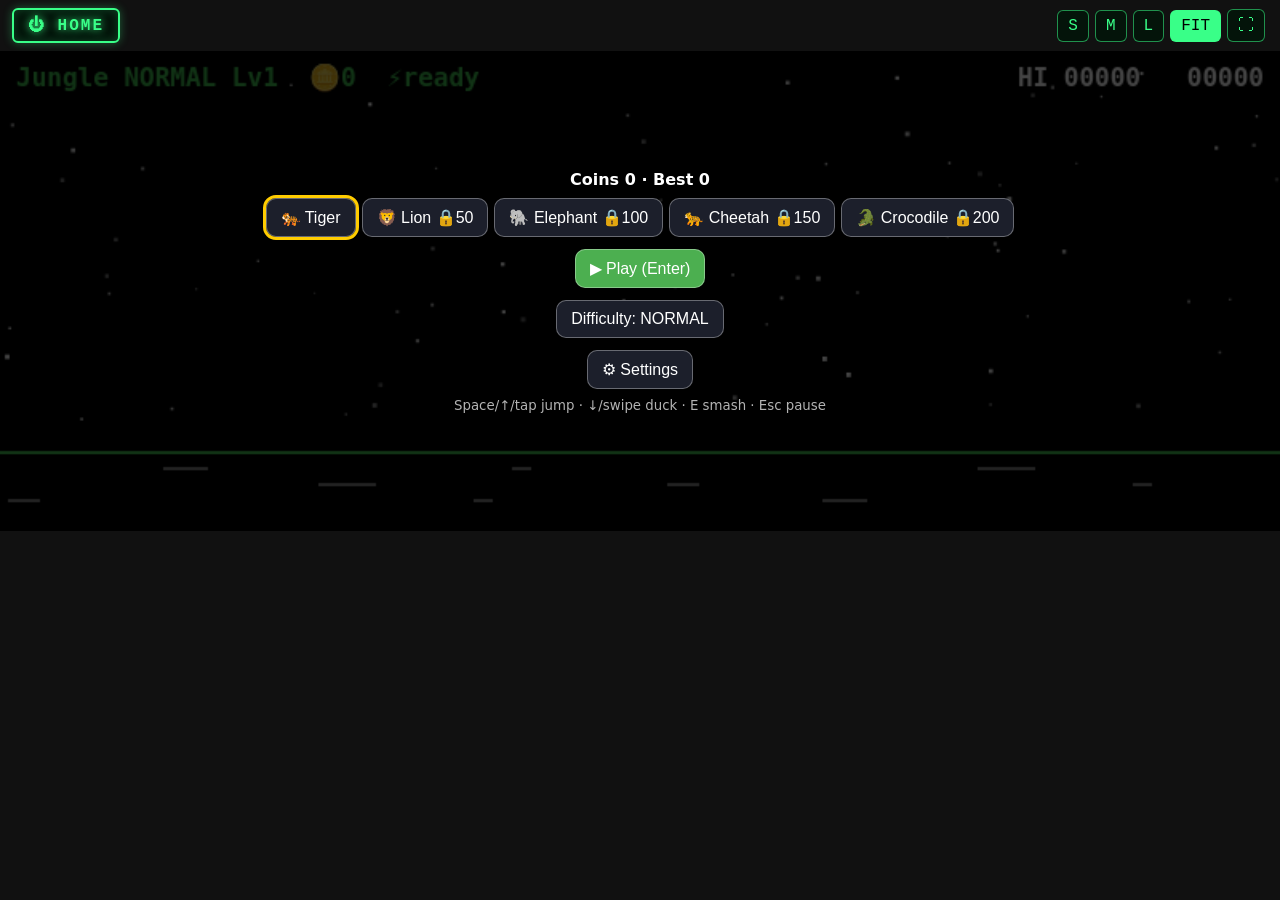
<file: runner.html>
<!DOCTYPE html><html><head><meta charset="utf-8"><meta name="viewport" content="width=device-width,initial-scale=1,user-scalable=no"><title>Wild Animal Runner</title>
<style>/* WHY: #w is position:relative so the #ui menu and touch buttons overlay the canvas like a game window. */
body{margin:0;background:#111;color:#fff;font-family:system-ui;text-align:center;-webkit-user-select:none;user-select:none}#w{position:relative;margin:auto}canvas{width:100%;display:block;touch-action:none}
#ui{position:absolute;top:0;right:0;bottom:0;left:0;background:#000b;display:flex;flex-direction:column;align-items:center;justify-content:center;gap:6px;padding:8px}
#ui button{font-size:1rem;margin:3px;padding:9px 14px;border:1px solid #fff5;border-radius:10px;cursor:pointer;background:#1c1f2b;color:#fff}#ui button:hover,.pri{background:#4caf50!important}small{opacity:.7}
/* Touch pad: only shown on touch/small screens. WHY pointer events: one code path for finger, mouse and pen. */
#t{display:none;position:absolute;bottom:6px;left:0;width:100%;justify-content:space-between;padding:0 8px;box-sizing:border-box;pointer-events:none}#t button{pointer-events:auto;width:64px;height:64px;font-size:1.3rem;border-radius:50%;border:2px solid #fff6;background:#0008;color:#fff;touch-action:none}
@media(pointer:coarse),(max-width:800px){#t{display:flex;position:relative;bottom:auto;margin:8px 0 14px}#ui,#ov{overflow:auto;justify-content:flex-start}#ui button,#ov button{padding:5px 9px;font-size:.78rem;margin:2px}#ui h1,#ui h2,#ov h1,#ov h2{font-size:1rem;margin:2px}#ui small,#ov p{font-size:.62rem;margin:2px}}   /* phones: touch pad sits BELOW the game, menus are compact */@media(max-width:480px){#ov,#ui{position:fixed;top:46px;left:0;right:0;bottom:0;z-index:60;background:#000e;overflow:auto;justify-content:flex-start}#ov button,#ui button{padding:8px 10px;font-size:.9rem}}html.kp #t,html.lite #t{display:none!important}
</style></head><body>
<div id="w"><canvas id="c" width="800" height="300"></canvas><div id="ui"></div>
<div id="t"><span><button id="rd">▼</button></span><span><button id="rp">⏸</button><button id="re">⚡</button><button id="rj">▲</button></span></div></div>
<script src="compat.js"></script><script src="storage.js"></script><script src="shell.js" data-home="index.html"></script><script src="runner.js"></script></body></html>
</file>
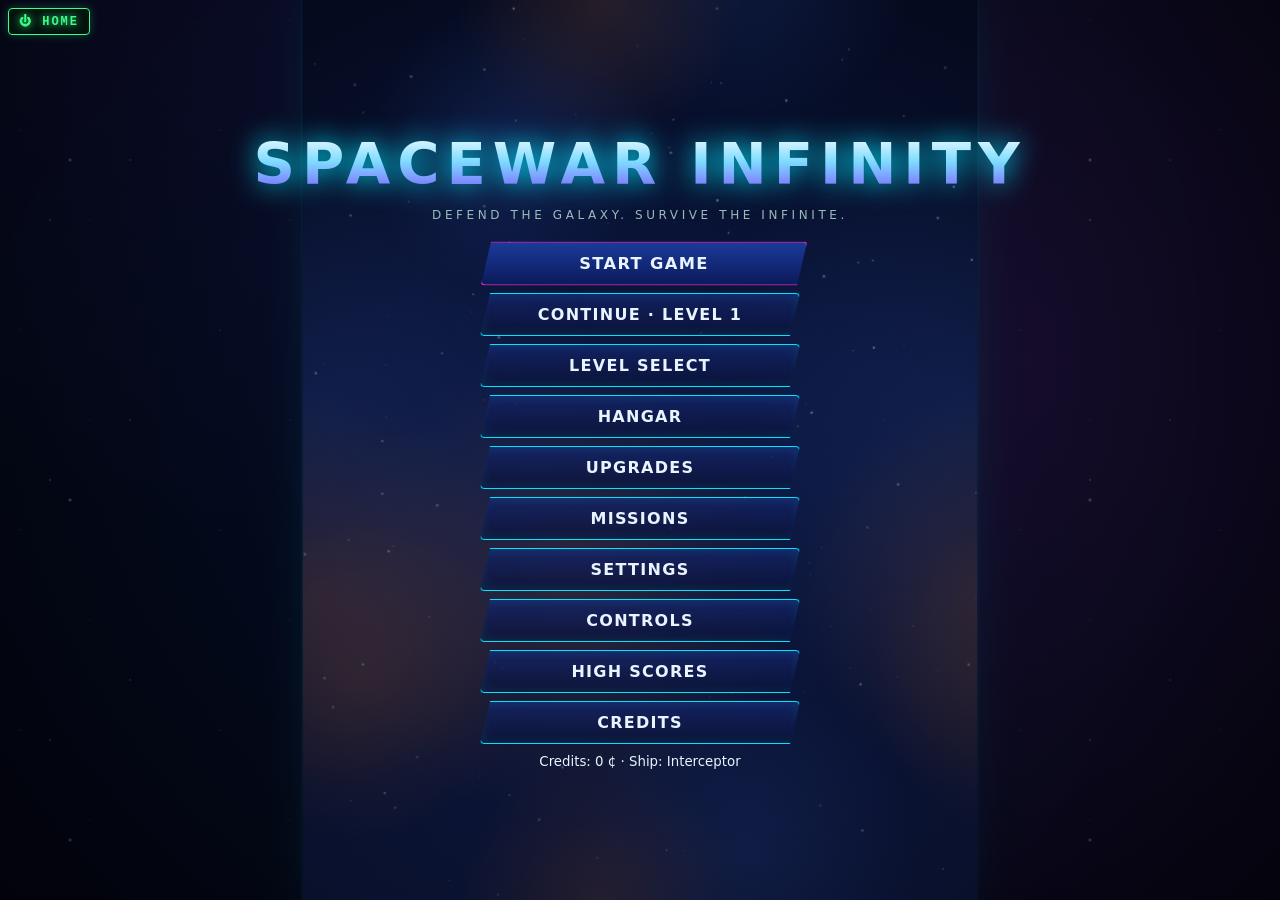
<file: spacewar-infinity.html>
<!DOCTYPE html>
<html lang="en"><head><meta charset="utf-8">
<meta name="viewport" content="width=device-width,initial-scale=1,maximum-scale=1,user-scalable=no,viewport-fit=cover">
<title>Spacewar Infinity</title>
<!-- FLAT BUILD: every file is in ONE folder: sw-style/menu/game/effects.css + sw-*.js + storage.js (hub scores) -->
<!-- 4 stylesheets: base, menus, in-game HUD/touch, visual effects -->
<style>/* inlined sw-style.css */
/* BASE STYLES: colours (CSS variables), page layout and accessibility modes toggled by settings.js via classes on <body>. */
:root{--cy:#00e5ff;--bl:#2979ff;--vi:#7c4dff;--mg:#ff2bd6;--bg:#03040d;--panel:#0a1030cc;--tx:#e8f4ff;--ui:1}
*{box-sizing:border-box;-webkit-tap-highlight-color:transparent}
html,body{margin:0;height:100%;overflow:hidden;background:var(--bg);color:var(--tx);font-family:"Orbitron","Segoe UI",system-ui,sans-serif;touch-action:none;user-select:none}
canvas#game{position:fixed;left:50%;top:50%;transform:translate(-50%,-50%);box-shadow:0 0 40px #00e5ff33,0 0 0 1px #00e5ff44;background:#000;z-index:1}
.hidden{display:none!important}
body.hc{--tx:#fff;--panel:#000}body.hc .btn{border-color:#fff;background:#000}body.hc #space{opacity:.2}
body.big{font-size:118%}body.noMotion *{animation:none!important;transition:none!important}

</style><style>/* inlined sw-menu.css */
/* MENUS: one overlay (#screen) whose content is rebuilt by ui.js. */
.screen{position:fixed;top:0;right:0;bottom:0;left:0;z-index:20;display:flex;flex-direction:column;align-items:center;justify-content:center;gap:10px;padding:env(safe-area-inset-top) 12px env(safe-area-inset-bottom);background:radial-gradient(circle at 50% 40%,#0a1a4a88,#02030acc);overflow-y:auto;touch-action:pan-y;zoom:var(--ui)}
.screen h1{font-size:2.2rem;font-size:clamp(1.8rem,7vw,3.6rem);margin:0;letter-spacing:.12em;background:linear-gradient(180deg,#fff,#7fdcff 45%,#7c4dff);-webkit-background-clip:text;background-clip:text;color:transparent;filter:drop-shadow(0 0 14px #00e5ff);animation:reveal 1.6s ease both}
.screen h2{margin:4px 0;letter-spacing:.1em;color:var(--cy);text-shadow:0 0 12px var(--cy)}.sub{letter-spacing:.3em;font-size:.75rem;color:#9bb;margin:0 0 10px;animation:reveal 2.2s ease both}
.menu{display:flex;flex-direction:column;gap:8px;width:86vw;max-width:320px}
.btn{font:inherit;font-weight:700;letter-spacing:.08em;color:var(--tx);background:linear-gradient(180deg,#14246acc,#0a1236cc);border:1px solid var(--cy);border-radius:4px;padding:11px 16px;cursor:pointer;box-shadow:0 0 10px #00e5ff44,inset 0 0 12px #00e5ff22;transition:.15s;clip-path:polygon(10px 0,100% 0,calc(100% - 10px) 100%,0 100%)}
.btn:hover,.btn:focus{transform:translateX(4px) scale(1.02);box-shadow:0 0 22px var(--cy);outline:0;background:linear-gradient(180deg,#1b3a9a,#0c1a5a)}
.btn.primary{border-color:var(--mg);box-shadow:0 0 14px #ff2bd666}.btn:disabled{opacity:.35;cursor:not-allowed}.btn.sm{padding:6px 10px;font-size:.8rem}
.panel{background:var(--panel);border:1px solid #00e5ff55;border-radius:8px;padding:12px;width:94vw;max-width:560px;max-height:62vh;overflow-y:auto}
.grid{display:grid;grid-template-columns:repeat(auto-fill,minmax(130px,1fr));gap:8px}.card{border:1px solid #2a4a9a;border-radius:8px;padding:8px;text-align:center;font-size:.8rem;background:#0a1236}.card.sel{border-color:var(--mg);box-shadow:0 0 12px var(--mg)}.card.lock{opacity:.5}
.set{display:flex;justify-content:space-between;align-items:center;gap:8px;padding:5px 0;border-bottom:1px solid #ffffff14;font-size:.85rem}.set h3{margin:10px 0 2px;color:var(--vi)}
.set input[type=range]{width:45%}.set select{background:#0a1236;color:var(--tx);border:1px solid var(--cy);padding:3px}
.prog{height:6px;background:#223;border-radius:3px;overflow:hidden;margin-top:4px}.prog i{display:block;height:100%;background:linear-gradient(90deg,var(--cy),var(--mg))}
.row2{display:flex;gap:8px;flex-wrap:wrap;justify-content:center}table{width:100%;font-size:.85rem}td,th{padding:4px;text-align:left}
#toast{position:fixed;top:14%;left:50%;transform:translateX(-50%);z-index:40;background:#0a1236;border:1px solid var(--mg);padding:8px 16px;border-radius:6px;opacity:0;transition:.3s;pointer-events:none}#toast.on{opacity:1}
@keyframes reveal{from{opacity:0;letter-spacing:.6em;filter:blur(12px)}}

</style><style>/* inlined sw-game.css */
/* HUD + touch controls. HUD is positioned over the canvas; pointer-events are off so it never blocks the game. */
#hud{position:fixed;top:0;right:0;bottom:0;left:0;z-index:10;pointer-events:none;padding:env(safe-area-inset-top) 10px 0;font-size:.8rem;text-shadow:0 0 6px #000;zoom:var(--ui)}
#hud .row{display:flex;justify-content:space-between;align-items:flex-start;gap:8px;margin-top:6px}#hud .small{font-size:.7rem;color:#9cf;justify-content:center;gap:14px}
.bars{width:34vw;max-width:200px}.bar{height:11px;background:#0008;border:1px solid #fff4;margin-bottom:3px;border-radius:3px;overflow:hidden}.bar b{display:block;height:100%}
.hp b{background:linear-gradient(90deg,#ff5252,#ff8a80)}.sh b{background:linear-gradient(90deg,#2979ff,#00e5ff)}.sp b{background:linear-gradient(90deg,#7c4dff,#ff2bd6)}.boss b{background:linear-gradient(90deg,#ff1744,#ff9100)}
.mid{text-align:center}#hScore{font-size:1.5rem;color:var(--cy);text-shadow:0 0 10px var(--cy)}.right{text-align:right}#pauseBtn{pointer-events:auto;font-size:1.2rem;background:#0a1236;color:#fff;border:1px solid var(--cy);border-radius:6px;padding:4px 10px;cursor:pointer}
#hBoss{text-align:center;margin:4px auto;width:60vw;max-width:420px}#hBoss .bar{height:14px}#hObj{text-align:center;color:#ffd740;font-size:.72rem}#hPow{display:flex;gap:6px;justify-content:center;flex-wrap:wrap;margin-top:3px}#hPow span{background:#0a1236cc;border:1px solid var(--vi);padding:1px 6px;border-radius:10px;font-size:.7rem}
#hFps{position:absolute;bottom:6px;left:8px;color:#8f8}#hTip{position:absolute;bottom:18%;width:100%;left:0;text-align:center;color:#fff9;font-size:.85rem}
/* touch controls */
#touch{position:fixed;top:0;right:0;bottom:0;left:0;z-index:12;pointer-events:none}#joyZone{position:absolute;left:0;bottom:0;width:48vw;height:46vh;pointer-events:auto;touch-action:none}
#joyKnob{position:absolute;width:70px;height:70px;border-radius:50%;background:#00e5ff44;border:2px solid var(--cy);display:none}
#tBtns{position:absolute;right:10px;bottom:14px;right:max(10px,env(safe-area-inset-right));bottom:max(14px,env(safe-area-inset-bottom));display:grid;grid-template-columns:repeat(2,78px);gap:10px;pointer-events:auto}
#tBtns button{height:78px;border-radius:50%;font:700 .7rem inherit;color:#fff;background:#0a1236cc;border:2px solid var(--cy);touch-action:none}#bFire{grid-column:1/3;height:92px!important;width:92px;justify-self:end;border-color:var(--mg)!important}

</style><style>/* inlined sw-effects.css */
/* VISUAL EFFECTS built with CSS only: star layers, nebula, scanlines (optional) and the damage flash. */
#space{position:fixed;top:0;right:0;bottom:0;left:0;z-index:0;overflow:hidden}#space i{position:absolute;top:-100%;right:0;bottom:0;left:0;background-repeat:repeat}
#space .l1{background-image:radial-gradient(1px 1px at 20px 30px,#fff,transparent),radial-gradient(1px 1px at 90px 120px,#9cf,transparent),radial-gradient(1px 1px at 160px 60px,#fff,transparent);background-size:200px 200px;animation:fall 40s linear infinite;opacity:.5}
#space .l2{background-image:radial-gradient(1.6px 1.6px at 50px 80px,#fff,transparent),radial-gradient(1.6px 1.6px at 130px 20px,#c9f,transparent);background-size:260px 260px;animation:fall 22s linear infinite;opacity:.7}
#space .l3{background-image:radial-gradient(2.2px 2.2px at 70px 40px,#fff,transparent);background-size:340px 340px;animation:fall 12s linear infinite}
#space .neb{background:radial-gradient(ellipse at 20% 30%,#7c4dff44,transparent 50%),radial-gradient(ellipse at 80% 70%,#ff2bd633,transparent 50%),radial-gradient(ellipse at 60% 10%,#00e5ff22,transparent 45%)}
@keyframes fall{to{transform:translateY(100%)}}
#flash{position:fixed;top:0;right:0;bottom:0;left:0;z-index:15;background:#f33;opacity:0;pointer-events:none;transition:opacity .25s}#flash.on{opacity:.35;transition:none}
.scan{position:fixed;top:0;right:0;bottom:0;left:0;z-index:16;pointer-events:none;display:none;background:repeating-linear-gradient(0deg,#0000 0 2px,#0003 2px 3px)}body.crt .scan{display:block}body.noFlash #flash{display:none}

/* HOME button back to the hub (flat build) */
#homeBtn{position:fixed;left:8px;top:8px;left:max(8px,env(safe-area-inset-left));top:max(8px,env(safe-area-inset-top));z-index:30;font:700 12px 'Courier New',monospace;letter-spacing:2px;color:#39ff88;border:1px solid #39ff88;background:#04140acc;padding:5px 10px;border-radius:4px;text-decoration:none;text-shadow:0 0 8px #39ff88;box-shadow:0 0 10px #39ff8844}#homeBtn:hover{background:#39ff88;color:#000}

</style>
</head><body>
<!-- CSS-only animated space behind the canvas (parallax star layers + nebula) -->
<div id="space"><i class="l1"></i><i class="l2"></i><i class="l3"></i><i class="neb"></i></div>
<!-- The game world is drawn on ONE canvas (600x800 logical pixels), scaled to fit the window by main.js -->
<canvas id="game"></canvas>
<a id="homeBtn" href="#" data-home-link title="Back to Game Hub">⏻ HOME</a><div id="flash"></div><div class="scan"></div>
<!-- HUD: plain HTML on top of the canvas; game.js updates the text every frame -->
<div id="hud" class="hidden">
 <div class="row"><div class="bars"><div class="bar hp"><b id="hHp"></b></div><div class="bar sh"><b id="hSh"></b></div><div class="bar sp"><b id="hSp"></b></div></div>
  <div class="mid"><div id="hScore">0</div><small>HI <span id="hHi">0</span> · x<span id="hCombo">1</span></small></div>
  <div class="right"><button id="pauseBtn" aria-label="Pause">⏸</button><div id="hLives"></div></div></div>
 <div class="row small"><span id="hLevel"></span><span id="hWave"></span><span id="hKills"></span><span id="hWeapon"></span></div>
 <div id="hBoss" class="hidden"><span id="hBossName"></span><div class="bar boss"><b id="hBossBar"></b></div></div>
 <div id="hObj"></div><div id="hPow"></div><div id="hFps"></div><div id="hTip"></div>
</div>
<!-- Touch controls (shown on touch devices or when forced in Settings) -->
<div id="touch" class="hidden"><div id="joyZone"><div id="joyKnob"></div></div>
 <div id="tBtns"><button id="bFire">FIRE</button><button id="bSpecial">SPECIAL</button><button id="bDash">DASH</button><button id="bSec">MISSILE</button></div></div>
<div id="screen" class="screen hidden"></div><div id="toast"></div>
<noscript>Spacewar Infinity needs JavaScript.</noscript>
<!-- Classic scripts (no modules) so index.html works when opened directly from disk. ORDER MATTERS: each file only uses files above it. -->
<script>/* inlined compat.js */
/* compat.js — makes every page friendlier on ALL devices (desktop, laptop, tablet, phone AND button/keypad phones).
   WHY: older browsers (e.g. KaiOS/Firefox 48, old iOS) lack newer features, and keypad phones have no mouse, touch or full keyboard.
   HOW: (1) GH.LITE flag for weak devices  (2) a visible error banner instead of a silent blank page  (3) KEYPAD MAP: 2/4/6/8 = arrows, 5 = Enter/Jump, 0 = Space,
        soft-left / Back / * = Esc (pause), soft-right = Enter, # = R(restart)  (4) arrow-key focus navigation in menus  (5) GH.hold(): press-and-hold buttons that work with Pointer Events OR touch+mouse.
   Plain ES6 only (no async/await, no ?. , no object spread) so it runs on old engines.   IMPROVE: add more key layouts, a gamepad->keys bridge. */
(function(){
  var UA=navigator.userAgent||'',GH=window.GH=window.GH||{};
  GH.LITE=/KaiOS|Opera Mini|Nokia|Series ?40|Symbian|UCBrowser|NetFront|MIDP|Maemo/i.test(UA)||(Math.min(screen.width||999,screen.height||999)<=360&&!('ontouchstart' in window));
  // ---- (2) error banner: tell the user what is wrong instead of showing nothing
  window.addEventListener('error',function(e){var b=document.getElementById('gh-err');if(!b){b=document.createElement('div');b.id='gh-err';b.style.cssText='position:fixed;left:0;right:0;bottom:0;z-index:99999;background:#500;color:#fff;font:12px monospace;padding:6px;text-align:center';(document.body||document.documentElement).appendChild(b)}
    b.textContent='Warning: '+(e.message||'script error')+' - please use an up-to-date browser (Chrome, Firefox, Safari or Edge).'});
  // ---- (3) keypad / old-browser key translation
  var CODE={37:'ArrowLeft',38:'ArrowUp',39:'ArrowRight',40:'ArrowDown',13:'Enter',27:'Escape',32:'Space',16:'ShiftLeft',8:'Backspace'};
  function codeOf(e){if(e.code)return e.code;if(CODE[e.keyCode])return CODE[e.keyCode];if(e.keyCode>=65&&e.keyCode<=90)return 'Key'+String.fromCharCode(e.keyCode);if(e.keyCode>=48&&e.keyCode<=57)return 'Digit'+(e.keyCode-48);if(e.keyCode>=96&&e.keyCode<=105)return 'Numpad'+(e.keyCode-96);return''}
  function overlayOpen(){var ids=['ov','ui','screen','frame'];for(var i=0;i<ids.length;i++){var el=document.getElementById(ids[i]);if(el&&el.offsetWidth>0&&getComputedStyle(el).display!=='none'&&!el.classList.contains('hidden')&&!el.classList.contains('hide'))return el}return null}
  GH.overlayOpen=overlayOpen;
  var KEYPAD={'2':'ArrowUp','8':'ArrowDown','4':'ArrowLeft','6':'ArrowRight','0':'Space','#':'KeyR','*':'Escape','SoftLeft':'Escape','SoftRight':'Enter','Backspace':'Escape','EndCall':'Escape'};
  var KP=GH.LITE||(window.matchMedia&&matchMedia('(pointer:none)').matches)||/[?&]keypad=1/.test(location.search);try{if(localStorage.getItem('gh_keypad')==='1')KP=true}catch(x){}
  GH.keypad=KP;try{var hc=document.documentElement;hc.className+=(KP?' kp':'')+(GH.LITE?' lite':'')}catch(x){}   // keypad mode: auto on for keypad phones, or switch it on in the hub profile panel (gh_keypad)
  function target(e){var k=e.key,c=codeOf(e),tag=(e.target&&e.target.tagName)||'',typing=/^(INPUT|TEXTAREA|SELECT)$/.test(tag),isNum=/^Numpad[0-9]$/.test(c);
    if(typing&&k!=='SoftLeft'&&k!=='SoftRight')return null;      // never steal typing in text boxes
    if(isNum)k=c.charAt(6);                                       // numpad digits always work (2/4/6/8/5)
    var digit=/^[0-9]$/.test(k);if(digit&&!(KP||isNum))return null;
    if((k==='*'||k==='#'||k==='Backspace'||k==='EndCall')&&!KP)return null;
    if(k==='5')return overlayOpen()?'Enter':'Space';
    return KEYPAD[k]||null}
  function synth(type,code,orig){var ev;try{ev=new KeyboardEvent(type,{key:code.indexOf('Key')===0?code.slice(3).toLowerCase():code,code:code,bubbles:true,cancelable:true})}catch(x){return}
    try{Object.defineProperty(ev,'__gh',{value:1})}catch(x){}window.dispatchEvent(ev)}
  function onKey(e){if(e.__gh)return;var t=target(e);
    if(t){e.stopImmediatePropagation();e.preventDefault();if(e.repeat&&e.type==='keydown')return;synth(e.type,t,e);return}
    if(!e.code){var c=codeOf(e);if(c){e.stopImmediatePropagation();synth(e.type,c,e)}}}
  window.addEventListener('keydown',onKey,true);window.addEventListener('keyup',onKey,true);
  // ---- (4) menu focus navigation with arrows (keypad D-pad). Games keep their own arrow handling; this only moves the focus ring in open menus.
  function visible(el){return el.offsetWidth>0&&el.offsetHeight>0&&!el.disabled}
  function list(root){var a=root.querySelectorAll('button,a[href],input,select,[tabindex]'),out=[];for(var i=0;i<a.length;i++)if(visible(a[i]))out.push(a[i]);return out}
  window.addEventListener('keydown',function(e){var c=e.code;if(c!=='ArrowUp'&&c!=='ArrowDown'&&c!=='ArrowLeft'&&c!=='ArrowRight')return;
    var ov=overlayOpen(),root=ov||(document.body.hasAttribute('data-nav')?document.body:null);if(!root)return;
    var ae=document.activeElement;if(ae&&/^(INPUT|SELECT|TEXTAREA)$/.test(ae.tagName)&&(c==='ArrowLeft'||c==='ArrowRight'))return;
    var items=list(root);if(!items.length)return;var i=items.indexOf(ae);var d=(c==='ArrowDown'||c==='ArrowRight')?1:-1;i=i<0?(d>0?0:items.length-1):(i+d+items.length)%items.length;items[i].focus();e.preventDefault&&e.preventDefault()},false);
  // ---- (5) press/hold helpers that work with Pointer Events (modern) or touch+mouse (old iOS/Android)
  GH.hold=function(el,down,up){if(!el)return;var on=function(e){if(e.cancelable)e.preventDefault();down(e)},off=function(e){if(up)up(e)};
    if(window.PointerEvent){el.addEventListener('pointerdown',on);['pointerup','pointerleave','pointercancel'].forEach(function(t){el.addEventListener(t,off)})}
    else{el.addEventListener('touchstart',on);el.addEventListener('touchend',off);el.addEventListener('touchcancel',off);el.addEventListener('mousedown',on);el.addEventListener('mouseup',off);el.addEventListener('mouseleave',off)}};
  GH.xy=function(e){var t=(e.changedTouches&&e.changedTouches[0])||(e.touches&&e.touches[0])||e;return{x:t.clientX,y:t.clientY}};
  // base64(UTF-8) -> string for embedded pages (works in old browsers too)
  GH.b64=function(b){return decodeURIComponent(escape(atob(b)))};
})();

</script><script>/* inlined storage.js */
// WHY: ONE storage layer shared by hub AND games, so cloud sync later = change one object.
// HOW: `Store.backend` exposes get/set that return Promises (so a cloud backend can be async). Default = browser localStorage (no server).
// Written with plain Promises (no async/await) so it also runs on older browsers.  IMPROVE: write a cloud backend and do `Store.backend=cloud`.
const Store={
  backend:{get(k){var v=null;try{v=JSON.parse(localStorage.getItem(k)||'null')}catch(e){}return Promise.resolve(v)},set(k,v){try{localStorage.setItem(k,JSON.stringify(v))}catch(e){}return Promise.resolve()}},
  // PIN hashing (SHA-256 when available, small fallback hash otherwise). IMPROVE: salt + server-side hashing; 6-digit PINs are weak.
  hash(p){var fb=function(){var h=0,t='gh:'+p;for(var i=0;i<t.length;i++)h=(h*31+t.charCodeAt(i))|0;return 'f'+h};
    try{if(window.crypto&&crypto.subtle&&window.TextEncoder)return crypto.subtle.digest('SHA-256',new TextEncoder().encode('gh:'+p)).then(function(b){return Array.prototype.map.call(new Uint8Array(b),function(x){return ('0'+x.toString(16)).slice(-2)}).join('')},function(){return fb()})}catch(e){}
    return Promise.resolve(fb())},
  users(){return this.backend.get('gh_users').then(function(u){return u||{}})},
  user(){return localStorage.getItem('gh_session')},
  signUp(id,pin){var self=this;id=id.trim().toLowerCase();if(!id||!/^\d{6}$/.test(pin))return Promise.resolve('Need a name/email and a 6-digit PIN');
    return self.users().then(function(u){if(u[id])return 'Name already used';return self.hash(pin).then(function(h){u[id]={pin:h,hist:{}};return self.backend.set('gh_users',u).then(function(){localStorage.setItem('gh_session',id);return ''})})})},
  signIn(id,pin){var self=this;id=id.trim().toLowerCase();return self.users().then(function(u){if(!u[id])return 'Wrong name or PIN';return self.hash(pin).then(function(h){if(u[id].pin!==h)return 'Wrong name or PIN';localStorage.setItem('gh_session',id);return ''})})},
  signOut(){localStorage.removeItem('gh_session')},
  // Games call this at game over: keeps best + last 20 plays per game for the profile history.
  saveScore(game,score){var self=this,id=self.user();if(!id)return Promise.resolve();return self.users().then(function(u){if(!u[id])return;var h=u[id].hist[game]||(u[id].hist[game]={best:0,plays:[]});h.best=Math.max(h.best,score);h.plays.unshift({s:score,t:Date.now()});h.plays.length=Math.min(h.plays.length,20);return self.backend.set('gh_users',u)})}
};

// ===== SHARED DIFFICULTY. WHY: ONE setting (chosen in the hub or any game menu) changes speed, trap density, spacing, damage and lives in every game.
// HOW: Store.diff() returns the numbers of the chosen level. spd=speed x, spawn=trap density x, gap=spacing x, dmg=damage x, lives, chase=guard window (frames), ko=1-hit KO, sw=lane-switching trains, missile=homing-missile interval (frames, 0=off).
// IMPROVE: per-game overrides, custom difficulty sliders, unlockable "Insane" tier.
Store.DIFFS={easy:{n:'EASY',spd:.85,spawn:.75,gap:1.25,dmg:.7,lives:7,chase:300,ko:false,sw:false,missile:0},
 normal:{n:'NORMAL',spd:1,spawn:1,gap:1,dmg:1,lives:5,chase:480,ko:false,sw:false,missile:0},
 hard:{n:'HARD',spd:1.15,spawn:1.3,gap:.85,dmg:1.3,lives:4,chase:720,ko:false,sw:true,missile:480},
 nightmare:{n:'NIGHTMARE',spd:1.3,spawn:1.6,gap:.7,dmg:2,lives:3,chase:0,ko:true,sw:true,missile:300}};
Store.diffKey=()=>{const k=localStorage.getItem('gh_diff');return Store.DIFFS[k]?k:'normal'};
Store.diff=()=>Store.DIFFS[Store.diffKey()];
Store.setDiff=k=>{if(Store.DIFFS[k])localStorage.setItem('gh_diff',k)};

</script><script>/* inlined sw-storage.js */
// storage.js — creates the shared namespace SW (every file attaches itself to it) and wraps localStorage.
// WHY: all saving goes through here so bad/missing data never crashes the game. Scores are LOCAL only (not shared online, not cheat-proof).
var SW=window.SW=window.SW||{};
SW.Storage={
  KEY:'spacewarInfinity.',
  getJSON(k,d){try{const v=JSON.parse(localStorage.getItem(this.KEY+k));return v===null||v===undefined?d:v}catch(e){return d}},
  setJSON(k,v){try{localStorage.setItem(this.KEY+k,JSON.stringify(v));return true}catch(e){return false}},
  // Default save file. Unknown/invalid fields in an old save are ignored and replaced by these.
  defaults(){return{credits:0,upgrades:{},ship:'interceptor',ships:['interceptor'],special:'emp',unlocked:1,completed:{},best:{},scores:[],missions:{},ach:{},endlessBest:0,totals:{kills:0,bosses:0,pickups:0,specials:0,levels:0}}},
  load(){const d=this.defaults(),r=this.getJSON('save',{});
    if(r&&typeof r=='object')for(const k in d)if(typeof r[k]==typeof d[k]&&Array.isArray(r[k])==Array.isArray(d[k]))d[k]=r[k];
    d.unlocked=Math.max(1,Math.min(12,d.unlocked|0));d.credits=Math.max(0,+d.credits||0);if(!d.ships.includes('interceptor'))d.ships.push('interceptor');return d},
  save(){this.setJSON('save',SW.data)},
  addScore(e){if(typeof Store!=='undefined'&&Store.saveScore)Store.saveScore('spacewar',e.score);const s=SW.data.scores;s.push(e);s.sort((a,b)=>b.score-a.score);s.length=Math.min(s.length,10);this.save()}
};
SW.data=SW.Storage.load();

</script><script>/* inlined sw-settings.js */
// settings.js — every option lives in SW.SCHEMA: [group, key, label, type, options, default]. The Settings screen is generated from this table,
// so adding a setting = adding one line here (and reading SW.Settings.get('key') where you need it).
SW.SCHEMA=[
 ['Gameplay','difficulty','Difficulty (hub = follow the hub setting)','select',['hub','easy','normal','hard','insane'],'hub'],
 ['Gameplay','aimAssist','Aim assistance (shots bend to targets)','toggle',0,true],['Gameplay','autoFire','Auto-fire','toggle',0,false],
 ['Gameplay','shake','Screen shake','toggle',0,true],['Gameplay','dmgNumbers','Damage numbers','toggle',0,true],['Gameplay','showFps','Show FPS','toggle',0,false],
 ['Gameplay','tutorial','Tutorial prompts','toggle',0,true],['Gameplay','mouseAim','Mouse aiming (ship follows pointer)','toggle',0,false],
 ['Gameplay','invertAim','Invert vertical aiming','toggle',0,false],['Gameplay','reduceFx','Reduced visual effects','toggle',0,false],['Gameplay','touch','Touch controls','select',['auto','on','off'],'auto'],
 ['Audio','master','Master volume','range',[0,1,.05],.8],['Audio','music','Music volume','range',[0,1,.05],.5],['Audio','sfx','Sound effects volume','range',[0,1,.05],.8],
 ['Audio','mute','Mute all audio','toggle',0,false],['Audio','musicOn','Background music','toggle',0,true],
 ['Audio','sfxLaser','SFX: weapons','toggle',0,true],['Audio','sfxExplosion','SFX: explosions & hits','toggle',0,true],['Audio','sfxPickup','SFX: pickups','toggle',0,true],['Audio','sfxUI','SFX: menus','toggle',0,true],
 ['Graphics','quality','Graphics quality','select',['low','medium','high'],'high'],['Graphics','particles','Particle density','range',[.2,1.5,.1],1],['Graphics','glow','Glow intensity','range',[0,1,.1],.8],
 ['Graphics','stars','Background star density','range',[.3,1.5,.1],1],['Graphics','shakeAmt','Screen shake intensity','range',[0,1.5,.1],1],
 ['Graphics','fullscreen','Fullscreen','toggle',0,false],['Graphics','crt','CRT scanlines','toggle',0,false],['Graphics','reduceFlash','Flash reduction','toggle',0,false],
 ['Controls','mouseSens','Mouse sensitivity','range',[.5,2,.1],1],['Controls','gamepad','Gamepad support','toggle',0,true],['Controls','fireMode','Fire mode','select',['hold','toggle'],'hold'],
 ['Accessibility','uiScale','UI scaling','range',[.8,1.4,.1],1],['Accessibility','highContrast','High-contrast mode','toggle',0,false],['Accessibility','colorblind','Color-blind projectile indicators (shapes)','toggle',0,false],
 ['Accessibility','reduceMotion','Reduced motion','toggle',0,false],['Accessibility','largeText','Larger text','toggle',0,false],['Accessibility','pauseBlur','Pause when tab loses focus','toggle',0,true]];
SW.Settings={
  v:{},
  defaults(){const d={};SW.SCHEMA.forEach(s=>d[s[1]]=s[5]);return d},
  // Load + VALIDATE: wrong types / out-of-range numbers / unknown options fall back to defaults.
  load(){const d=this.defaults(),r=SW.Storage.getJSON('settings',{});
    SW.SCHEMA.forEach(([g,k,l,t,o,def])=>{const x=r&&r[k];if(t=='toggle'&&typeof x=='boolean')d[k]=x;else if(t=='range'&&typeof x=='number'&&isFinite(x))d[k]=Math.min(o[1],Math.max(o[0],x));else if(t=='select'&&o.includes(x))d[k]=x});
    if(window.matchMedia&&matchMedia('(prefers-reduced-motion: reduce)').matches&&!r.reduceMotion)d.reduceMotion=true;this.v=d;this.apply()},
  get(k){return this.v[k]},
  set(k,val){this.v[k]=val;SW.Storage.setJSON('settings',this.v);this.apply(k)},
  reset(){this.v=this.defaults();SW.Storage.setJSON('settings',this.v);this.apply()},
  // apply(): pushes settings into the page immediately (classes, CSS variable, audio volumes, fullscreen).
  apply(k){const v=this.v,b=document.body,c=(n,on)=>b.classList.toggle(n,!!on);
    c('hc',v.highContrast);c('big',v.largeText);c('noMotion',v.reduceMotion);c('crt',v.crt);c('noFlash',v.reduceFlash);
    document.documentElement.style.setProperty('--ui',v.uiScale);
    if(SW.Audio)SW.Audio.vols();if(SW.UI&&SW.UI.touchVis)SW.UI.touchVis();
    if(k=='fullscreen'||k===undefined&&false){try{if(v.fullscreen&&!document.fullscreenElement)document.documentElement.requestFullscreen();else if(!v.fullscreen&&document.fullscreenElement)document.exitFullscreen()}catch(e){}}
    if(k=='musicOn'&&SW.Audio)SW.Audio.musicToggle()},
  // Effective particle budget from quality + density + reduced-effects options.
  fxScale(){const q={low:.35,medium:.7,high:1}[this.v.quality]||1;return this.v.reduceFx?q*.25:q*this.v.particles}
};
SW.Settings.load();

</script><script>/* inlined sw-audio.js */
// audio.js — all sound is generated with the Web Audio API (oscillators + noise). No audio files needed.
// The AudioContext is only created after a user gesture (browser rule), and each sound is throttled so we never create hundreds of nodes.
SW.Audio={
  ctx:null,out:null,mg:null,sg:null,noise:null,last:{},live:0,timer:null,step:0,world:0,
  // SFX recipes: [wave, startHz, endHz, seconds, volume]; wave 'noise' uses filtered noise (startHz = filter cutoff). cat = which on/off toggle controls it.
  SFX:{laser:[['sawtooth',900,250,.09,.1]],missile:[['noise',900,200,.25,.12],['sine',200,500,.2,.08]],hit:[['square',220,90,.05,.08]],explode:[['noise',1400,80,.45,.22]],
    hurt:[['sawtooth',300,60,.3,.2]],shield:[['sine',400,1200,.3,.15]],pickup:[['sine',600,1300,.12,.14],['sine',900,1700,.12,.1]],dash:[['noise',2500,400,.2,.12]],
    emp:[['sine',900,60,.6,.25],['noise',3000,200,.5,.15]],bossArrive:[['sawtooth',70,40,1.4,.3],['square',90,50,1.4,.15]],bossHit:[['square',140,60,.08,.12]],
    bossDie:[['noise',900,40,1.6,.35],['sawtooth',200,30,1.6,.2]],complete:[['sine',523,523,.15,.15],['sine',659,659,.15,.15],['sine',784,1047,.4,.15]],
    ui:[['square',700,900,.05,.07]],victory:[['sine',523,784,.4,.15],['sine',659,988,.5,.15],['sine',784,1319,.7,.15]],defeat:[['sawtooth',300,40,1.2,.2]]},
  CAT:{laser:'sfxLaser',missile:'sfxLaser',hit:'sfxExplosion',explode:'sfxExplosion',hurt:'sfxExplosion',bossHit:'sfxExplosion',pickup:'sfxPickup',ui:'sfxUI'},
  init(){if(this.ctx)return;try{const A=window.AudioContext||window.webkitAudioContext;if(!A)return;this.ctx=new A();this.out=this.ctx.createGain();this.mg=this.ctx.createGain();this.sg=this.ctx.createGain();
    this.mg.connect(this.out);this.sg.connect(this.out);this.out.connect(this.ctx.destination);
    const n=this.ctx.createBuffer(1,this.ctx.sampleRate,this.ctx.sampleRate),d=n.getChannelData(0);for(let i=0;i<d.length;i++)d[i]=Math.random()*2-1;this.noise=n;this.vols()}catch(e){this.ctx=null}},
  resume(){this.init();if(this.ctx&&this.ctx.state=='suspended')this.ctx.resume();this.musicToggle()},
  vols(){if(!this.ctx)return;const s=SW.Settings;this.out.gain.value=s.get('mute')?0:s.get('master');this.mg.gain.value=s.get('music')*.5;this.sg.gain.value=s.get('sfx')},
  sfx(name){const c=this.ctx;if(!c||SW.Settings.get('mute'))return;const cat=this.CAT[name];if(cat&&!SW.Settings.get(cat))return;
    const now=c.currentTime;if(now-(this.last[name]||0)<.04||this.live>20)return;this.last[name]=now;
    for(const [w,f0,f1,dur,vol] of this.SFX[name]||[]){this.live++;const g=c.createGain();g.gain.setValueAtTime(vol,now);g.gain.exponentialRampToValueAtTime(.001,now+dur);let o;
      if(w=='noise'){o=c.createBufferSource();o.buffer=this.noise;const f=c.createBiquadFilter();f.type='lowpass';f.frequency.setValueAtTime(f0,now);f.frequency.exponentialRampToValueAtTime(Math.max(40,f1),now+dur);o.connect(f);f.connect(g)}
      else{o=c.createOscillator();o.type=w;o.frequency.setValueAtTime(f0,now);o.frequency.exponentialRampToValueAtTime(Math.max(20,f1),now+dur);o.connect(g)}
      g.connect(this.sg);o.start(now);o.stop(now+dur+.02);o.onended=()=>{this.live--}}},
  // Procedural ambient music: a slow arpeggio on a minor scale (different root per world) + bass pulse, scheduled with setInterval.
  musicToggle(){const on=this.ctx&&SW.Settings.get('musicOn')&&!SW.Settings.get('mute');if(on&&!this.timer)this.timer=setInterval(()=>this.tick(),260);if(!on&&this.timer){clearInterval(this.timer);this.timer=null}},
  setWorld(w){this.world=w|0},
  tick(){const c=this.ctx;if(!c||this.paused)return;const root=[55,49,46,41][this.world]||55,sc=[0,3,5,7,10,12,15],i=this.step++,now=c.currentTime;
    const note=(f,t,d,v,w)=>{const o=c.createOscillator(),g=c.createGain();o.type=w;o.frequency.value=f;g.gain.setValueAtTime(v,now);g.gain.exponentialRampToValueAtTime(.001,now+d);o.connect(g);g.connect(this.mg);o.start(now);o.stop(now+d+.02)};
    note(root*2*Math.pow(2,sc[(i*3+(i>>3))%7]/12),0,.5,.1,'triangle');if(i%4==0)note(root,0,.9,.18,'sine')},
  pause(p){this.paused=p;if(this.ctx)this.mg.gain.value=p?SW.Settings.get('music')*.15:SW.Settings.get('music')*.5}
};

</script><script>/* inlined sw-controls.js */
// controls.js — ONE place that turns keyboard / mouse / touch / gamepad into game actions.
// The game never asks "is W pressed?"; it asks held('up') or pressed('special'). That makes remapping easy.
SW.Controls={
  // [action id, label shown in Controls screen, default key codes]
  ACTIONS:[['up','Move up',['KeyW','ArrowUp']],['down','Move down',['KeyS','ArrowDown']],['left','Move left',['KeyA','ArrowLeft']],['right','Move right',['KeyD','ArrowRight']],
   ['fire','Primary fire',['Space']],['secondary','Secondary weapon (homing missiles)',['KeyE']],['special','Special ability',['KeyQ']],['dash','Dash / evade',['ShiftLeft']],
   ['pause','Pause / resume',['Escape']],['auto','Toggle auto-fire',['KeyF']],['switchW','Cycle weapon',['KeyR']],['switchA','Cycle special ability',['KeyC']],['confirm','Confirm menu selection',['Enter']]],
  map:{},keys:{},virt:{},edge:{},joy:{x:0,y:0},mouse:{x:300,y:600,on:false},capture:null,pad:{x:0,y:0},padPrev:{},
  loadMap(){const d={};this.ACTIONS.forEach(a=>d[a[0]]=a[2].slice());const r=SW.Storage.getJSON('keys',{});
    for(const a of this.ACTIONS){const x=r[a[0]];if(Array.isArray(x)&&x.length&&x.every(s=>typeof s=='string'&&s.length<24))d[a[0]]=x.slice(0,2)}this.map=d},
  saveMap(){SW.Storage.setJSON('keys',this.map)},
  resetMap(){SW.Storage.setJSON('keys',{});this.loadMap()},
  // rebind(): returns the name of an action already using this key (duplicate) or '' on success. Duplicates are rejected.
  rebind(id,code){for(const a of this.ACTIONS)if(a[0]!=id&&this.map[a[0]].includes(code))return a[1];this.map[id]=[code];this.saveMap();return''},
  held(a){return !!(this.virt[a]||(a=='fire'&&this.padFire)||(this.map[a]||[]).some(k=>this.keys[k]))},
  pressed(a){const e=this.edge[a];this.edge[a]=false;return !!e},
  clear(){this.keys={};this.virt={};this.edge={};this.joy.x=this.joy.y=0},
  // move(): combined direction from keys, touch joystick, mouse-aim and gamepad, each axis in -1..1.
  move(p){let x=(this.held('right')?1:0)-(this.held('left')?1:0),y=(this.held('down')?1:0)-(this.held('up')?1:0);
    x+=this.joy.x+this.pad.x;y+=this.joy.y+this.pad.y;
    const S=SW.Settings;if(S.get('mouseAim')&&this.mouse.on&&p){const dx=this.mouse.x-p.x,dy=(this.mouse.y-p.y)*(S.get('invertAim')?-1:1),d=Math.hypot(dx,dy),k=Math.min(1,d/(30/S.get('mouseSens')));if(d>4){x+=dx/d*k;y+=dy/d*k}}
    const l=Math.hypot(x,y);if(l>1){x/=l;y/=l}return{x,y}},
  poll(){if(!SW.Settings.get('gamepad')||!navigator.getGamepads)return;const g=[...navigator.getGamepads()].find(x=>x);if(!g){this.pad.x=this.pad.y=0;return}
    const dz=v=>Math.abs(v)<.2?0:v;this.pad.x=dz(g.axes[0]||0);this.pad.y=dz(g.axes[1]||0);const b=i=>g.buttons[i]&&g.buttons[i].pressed;
    this.padFire=b(0);
    [[1,'secondary'],[2,'special'],[5,'dash'],[9,'pause'],[3,'switchW']].forEach(([i,a])=>{const n=b(i);if(n&&!this.padPrev[i])this.edge[a]=true;this.padPrev[i]=n})},
  // init(): registers every listener ONCE for the whole page life (menus and game share them), so restarting a level never duplicates listeners.
  init(cv){this.loadMap();const gameKeys=()=>SW.Game&&(SW.Game.state=='playing'||SW.Game.state=='paused');
    addEventListener('keydown',e=>{if(this.capture){e.preventDefault();const cb=this.capture;this.capture=null;cb(e.code);return}
      const bound=this.ACTIONS.some(a=>this.map[a[0]].includes(e.code));
      if(gameKeys()&&(bound||e.code.startsWith('Arrow')||e.code=='Space'))e.preventDefault();
      if(e.repeat)return;this.keys[e.code]=true;for(const a of this.ACTIONS)if(this.map[a[0]].includes(e.code))this.edge[a[0]]=true;
      if(SW.Audio)SW.Audio.resume();if(SW.Game)SW.Game.onKey(e.code)});
    addEventListener('keyup',e=>{this.keys[e.code]=false});addEventListener('blur',()=>this.clear());
    const toWorld=e=>{const r=cv.getBoundingClientRect();this.mouse.x=(e.clientX-r.left)/r.width*600;this.mouse.y=(e.clientY-r.top)/r.height*800};
    cv.addEventListener('pointermove',e=>{if(e.pointerType=='mouse'){this.mouse.on=true;toWorld(e)}});
    cv.addEventListener('pointerdown',e=>{if(SW.Audio)SW.Audio.resume();if(e.pointerType!='mouse')return;toWorld(e);if(e.button==0)this.virt.fire=true;if(e.button==2)this.virt.secondary=true});
    addEventListener('pointerup',e=>{if(e.button==0)this.virt.fire=false;if(e.button==2)this.virt.secondary=false});
    cv.addEventListener('contextmenu',e=>e.preventDefault());cv.addEventListener('wheel',e=>{if(SW.Game.state=='playing'){e.preventDefault();this.edge.switchW=true}},{passive:false});
    this.initTouch()},
  // Touch: a floating joystick on the left + big buttons on the right. Pointer Events + setPointerCapture allow moving and firing at the same time.
  initTouch(){const z=document.getElementById('joyZone'),k=document.getElementById('joyKnob');let id=null,ox=0,oy=0;
    z.addEventListener('pointerdown',e=>{id=e.pointerId;z.setPointerCapture(id);ox=e.clientX;oy=e.clientY;k.style.display='block';k.style.left=ox-35+'px';k.style.top=oy-35+'px';if(SW.Audio)SW.Audio.resume()});
    z.addEventListener('pointermove',e=>{if(e.pointerId!=id)return;let dx=e.clientX-ox,dy=e.clientY-oy;const d=Math.hypot(dx,dy),m=55;if(d>m){dx*=m/d;dy*=m/d}this.joy.x=dx/m;this.joy.y=dy/m;k.style.left=ox+dx-35+'px';k.style.top=oy+dy-35+'px'});
    const end=e=>{if(e.pointerId!=id)return;id=null;this.joy.x=this.joy.y=0;k.style.display='none'};z.addEventListener('pointerup',end);z.addEventListener('pointercancel',end);
    [['bFire','fire',0],['bSec','secondary',0],['bSpecial','special',1],['bDash','dash',1]].forEach(([el,a,edge])=>{const b=document.getElementById(el);
      b.addEventListener('pointerdown',e=>{e.preventDefault();b.setPointerCapture(e.pointerId);if(edge)this.edge[a]=true;else this.virt[a]=true});
      const up=()=>{this.virt[a]=false};b.addEventListener('pointerup',up);b.addEventListener('pointercancel',up)})}
};

</script>
<script>/* inlined sw-particles.js */
// particles.js — visual effects: SW.FX (pooled particles, floating text, lightning, shockwaves) and SW.BG (parallax starfield, nebula, planet, warp).
SW.FX={
  P:[],T:[],B:[],R:[],cap:700,
  // Particle pool: dead particles are REUSED instead of allocating new objects (keeps the garbage collector calm).
  burst(x,y,col,n,spd,life,size){n=Math.ceil(n*SW.Settings.fxScale());for(let i=0;i<n;i++){let p=null;for(const q of this.P)if(!q.on){p=q;break}if(!p){if(this.P.length>=this.cap)return;p={};this.P.push(p)}
    const a=Math.random()*6.283,s=spd*(.3+Math.random());p.on=true;p.x=x;p.y=y;p.vx=Math.cos(a)*s;p.vy=Math.sin(a)*s;p.life=p.max=life*(.5+Math.random()*.7);p.col=col;p.size=size||2.5}},
  text(x,y,str,col){if(!SW.Settings.get('dmgNumbers')||this.T.length>40)return;this.T.push({x,y,str,col,t:.7})},
  bolt(pts,col){this.B.push({pts,col,t:.14})},ring(x,y,col,r1){this.R.push({x,y,col,r:6,r1:r1||80,t:.4,max:.4})},
  clear(){this.P.forEach(p=>p.on=false);this.T.length=0;this.B.length=0;this.R.length=0},
  update(dt){for(const p of this.P)if(p.on){p.life-=dt;if(p.life<=0){p.on=false;continue}p.x+=p.vx*dt;p.y+=p.vy*dt;p.vx*=.98;p.vy*=.98}
    for(let i=this.T.length-1;i>=0;i--){const t=this.T[i];t.t-=dt;t.y-=40*dt;if(t.t<=0)this.T.splice(i,1)}
    for(let i=this.B.length-1;i>=0;i--){this.B[i].t-=dt;if(this.B[i].t<=0)this.B.splice(i,1)}
    for(let i=this.R.length-1;i>=0;i--){const r=this.R[i];r.t-=dt;r.r+=(r.r1-r.r)*dt*7;if(r.t<=0)this.R.splice(i,1)}},
  draw(c){const g=SW.Settings.get('glow');c.save();c.globalCompositeOperation='lighter';
    for(const p of this.P)if(p.on){c.globalAlpha=Math.max(0,p.life/p.max);c.fillStyle=p.col;c.fillRect(p.x-p.size/2,p.y-p.size/2,p.size,p.size)}
    c.globalAlpha=1;for(const r of this.R){c.strokeStyle=r.col;c.globalAlpha=r.t/r.max;c.lineWidth=3;c.beginPath();c.arc(r.x,r.y,r.r,0,6.283);c.stroke()}
    c.globalAlpha=1;c.lineWidth=2;for(const b of this.B){c.strokeStyle=b.col;c.shadowColor=b.col;c.shadowBlur=12*g;c.beginPath();b.pts.forEach((p,i)=>{const j=i?(Math.random()-.5)*10:0;i?c.lineTo(p[0]+j,p[1]+j):c.moveTo(p[0],p[1])});c.stroke()}
    c.restore();c.font='bold 13px sans-serif';c.textAlign='center';for(const t of this.T){c.globalAlpha=Math.min(1,t.t*2);c.fillStyle=t.col;c.fillText(t.str,t.x,t.y)}c.globalAlpha=1;c.textAlign='left'}
};
SW.BG={
  pal:null,stars:[],neb:null,ny:0,planetA:0,warp:0,scroll:0,
  // init(palette): builds the nebula image ONCE (offscreen canvas) so drawing it each frame is just one cheap drawImage.
  // NOTE: nebula blobs are drawn 9x (wrapped around the tile edges) so the tile is SEAMLESS when it scrolls.
  init(pal){this.pal=pal;const n=Math.floor(140*SW.Settings.get('stars')*({low:.4,medium:.7,high:1}[SW.Settings.get('quality')]||1));this.stars=[];
    for(let i=0;i<n;i++){const l=i%3;this.stars.push({x:Math.random()*600,y:Math.random()*800,l,s:[18,45,100][l],r:[.7,1.2,1.9][l],tw:Math.random()*6})}
    const c=document.createElement('canvas');c.width=300;c.height=400;const x=c.getContext('2d');if(x&&x.createRadialGradient){for(let i=0;i<7;i++){const px=Math.random()*300,py=Math.random()*400,r=60+Math.random()*90;for(const ox of[-300,0,300])for(const oy of[-400,0,400]){const g=x.createRadialGradient(px+ox,py+oy,2,px+ox,py+oy,r);g.addColorStop(0,pal.neb[i%2]+'66');g.addColorStop(1,pal.neb[i%2]+'00');x.fillStyle=g;x.fillRect(0,0,300,400)}}}this.neb=c},
  update(dt,sp){this.scroll+=dt;this.planetA+=dt*.3;this.ny=(this.ny+dt*14*(1+this.warp*8))%800;const m=1+this.warp*10;for(const s of this.stars){s.y+=s.s*dt*(sp||1)*m;if(s.y>800){s.y=-5;s.x=Math.random()*600}}if(this.warp>0)this.warp=Math.max(0,this.warp-dt*.6)},
  draw(c){const p=this.pal||SW.PAL0;let g=c.createLinearGradient(0,0,0,800);g.addColorStop(0,p.top);g.addColorStop(1,p.bot);c.fillStyle=g;c.fillRect(0,0,600,800);
    if(this.neb){c.globalAlpha=.9;c.drawImage(this.neb,0,this.ny-800,600,800);c.drawImage(this.neb,0,this.ny,600,800);c.globalAlpha=1}
    // Planet: gradient sphere + moving bands (rotation) + terminator shadow.
    const pl=p.planet,py=((this.scroll*6)%1100)-150,px=pl.x;c.save();c.beginPath();c.arc(px,py,pl.r,0,6.283);c.clip();g=c.createRadialGradient(px-pl.r*.3,py-pl.r*.3,pl.r*.1,px,py,pl.r);g.addColorStop(0,pl.c1);g.addColorStop(1,pl.c2);c.fillStyle=g;c.fillRect(px-pl.r,py-pl.r,pl.r*2,pl.r*2);
    c.globalAlpha=.25;c.fillStyle='#000';for(let i=0;i<5;i++)c.fillRect(px-pl.r,py-pl.r+((i*pl.r*.45+this.planetA*20)%(pl.r*2)),pl.r*2,pl.r*.1);c.globalAlpha=.55;g=c.createLinearGradient(px-pl.r,py,px+pl.r,py);g.addColorStop(0,'#0000');g.addColorStop(1,'#000');c.fillStyle=g;c.fillRect(px-pl.r,py-pl.r,pl.r*2,pl.r*2);c.restore();
    for(const s of this.stars){c.globalAlpha=.4+.6*Math.abs(Math.sin(this.scroll*2+s.tw));c.fillStyle='#fff';if(this.warp>.05){c.fillRect(s.x,s.y,s.r,s.r+s.s*this.warp*.5)}else c.fillRect(s.x,s.y,s.r,s.r)}c.globalAlpha=1}
};
SW.PAL0={top:'#02030c',bot:'#0a1240',neb:['#7c4dff','#00e5ff'],planet:{x:470,r:90,c1:'#4aa8ff',c2:'#0a2a6a'}};

</script><script>/* inlined sw-weapons.js */
// weapons.js — weapon definitions. Each weapon is {name, rate (shots/sec), col, fire(g,p,m)}.
// g = the Game, p = the player, m = damage multiplier (weapon level x upgrades x buffs). Bullets are created with g.pShot(x,y,vx,vy,damage,options).
// To add a weapon: add an entry to defs, push its id into `order`, done. (12 weapons total: 10 primary + homing missiles (E) + Nova Blast (special ability).)
SW.Weapons={
  order:['laser','twin','triple','spread','plasma','railgun','chain','beam','rocket','drones'],
  defs:{
    laser:{name:'Laser Cannon',rate:6,col:'#4df',fire(g,p,m){g.pShot(p.x,p.y-18,0,-760,10*m,{col:this.col})}},
    twin:{name:'Twin Beams',rate:6,col:'#7ff',fire(g,p,m){for(const o of[-9,9])g.pShot(p.x+o,p.y-14,0,-780,8*m,{col:this.col})}},
    triple:{name:'Triple Shot',rate:4.5,col:'#fd4',fire(g,p,m){const a=p.wl>=3?[-.36,-.18,0,.18,.36]:[-.18,0,.18];for(const k of a)g.pShot(p.x,p.y-16,Math.sin(k)*700,-Math.cos(k)*700,8*m,{col:this.col})}},
    spread:{name:'Spread Shot',rate:3.5,col:'#f94',fire(g,p,m){const n=p.wl>=3?7:5;for(let i=0;i<n;i++){const k=(i/(n-1)-.5)*1.1;g.pShot(p.x,p.y-14,Math.sin(k)*600,-Math.cos(k)*600,6*m,{col:this.col,life:1.05})}}},
    plasma:{name:'Plasma Cannon',rate:1.6,col:'#c5f',fire(g,p,m){g.pShot(p.x,p.y-20,0,-380,42*m,{col:this.col,r:11,pierce:2,splash:45,life:2.4})}},
    railgun:{name:'Railgun',rate:.9,col:'#fff',cost:22,fire(g,p,m){g.pShot(p.x,p.y-24,0,-1500,95*m,{col:this.col,r:6,pierce:99,len:46})}},
    chain:{name:'Chain Lightning',rate:2.2,col:'#8cf',cost:10,fire(g,p,m){const t=g.nearest(p.x,p.y,420);if(!t)return false;let cur=t,hit=[t],pts=[[p.x,p.y-16],[t.x,t.y]];g.dmg(t,22*m,false);
      for(let i=0;i<1+Math.ceil(p.wl/2);i++){let best=null,bd=170;for(const e of g.targets())if(!hit.includes(e)){const d=Math.hypot(e.x-cur.x,e.y-cur.y);if(d<bd){bd=d;best=e}}if(!best)break;hit.push(best);pts.push([best.x,best.y]);g.dmg(best,18*m,false);cur=best}SW.FX.bolt(pts,this.col)}},
    beam:{name:'Charged Beam',rate:0,col:'#f6a',beam:true,fire(){return false}},   // continuous; handled in player.js (drains energy, can overheat)
    rocket:{name:'Explosive Rockets',rate:1.5,col:'#f84',ammo:'rockets',fire(g,p,m){g.pShot(p.x,p.y-16,0,-300,32*m,{col:this.col,r:6,splash:80,accel:520,life:2})}},
    drones:{name:'Orbit Drones',rate:5,col:'#9f9',fire(g,p,m){g.pShot(p.x,p.y-16,0,-720,6*m,{col:this.col});for(const d of p.droneList()){const t=g.nearest(d.x,d.y,500);const a=t?Math.atan2(t.y-d.y,t.x-d.x):-1.5708;g.pShot(d.x,d.y,Math.cos(a)*620,Math.sin(a)*620,5*m,{col:this.col,r:3})}}},
    missile:{name:'Homing Missiles',rate:2,col:'#ff8a65',fire(g,p,m){for(const o of[-12,12])g.pShot(p.x+o,p.y-6,o*3,-260,28*m,{col:this.col,r:5,homing:6,splash:35,accel:380,life:2.6})}}
  },
  // fire(): called by the player when the cooldown is ready. Returns the weapon definition that REALLY fired (or false).
  // If a special weapon lacks energy/ammo (or chain lightning has no target) the LASER fires instead - with the laser's own fire rate - so the player can ALWAYS shoot.
  fire(g,p){let d=this.defs[p.weapon];const m=p.dmgMul();if(d.beam)return false;
    const can=!(d.cost&&p.energy<d.cost||d.ammo&&p[d.ammo]<=0);
    if(can&&d.fire(g,p,m)!==false){if(d.cost)p.energy-=d.cost;if(d.ammo)p[d.ammo]--}else{d=this.defs.laser;d.fire(g,p,m)}
    g.sfx('laser');return d}
};

</script><script>/* inlined sw-player.js */
// player.js — ships, upgrades, the player object (movement, dash, firing, damage, respawn) and the ship drawing.
SW.Player={
  // 5 ships. Stats really change gameplay: hp, shield, speed, dmg (damage x), fire (rate x), dashCd/dashInv (dash cooldown / invulnerable time).
  SHIPS:{interceptor:{name:'Interceptor',desc:'Fast movement',hp:80,sh:40,speed:380,dmg:1,fire:1.1,dashCd:1.4,dashInv:.25,col:'#3af',cost:0},
    defender:{name:'Defender',desc:'Heavy armor & shields',hp:150,sh:100,speed:270,dmg:1,fire:1,dashCd:2,dashInv:.25,col:'#6f6',cost:700},
    destroyer:{name:'Destroyer',desc:'Heavy weapon damage',hp:100,sh:50,speed:250,dmg:1.5,fire:.9,dashCd:2,dashInv:.25,col:'#f74',cost:1000},
    phantom:{name:'Phantom',desc:'Enhanced evasion',hp:70,sh:50,speed:330,dmg:1,fire:1,dashCd:.8,dashInv:.5,col:'#c6f',cost:1200},
    nova:{name:'Nova',desc:'Balanced performance',hp:110,sh:70,speed:310,dmg:1.15,fire:1.1,dashCd:1.3,dashInv:.3,col:'#fd3',cost:1800}},
  // 10 upgrade lines, 5 levels each. `per` text is shown in the UI; stats() below applies them for real.
  UPG:[{id:'hull',name:'Hull Plating',per:'+20 HP',base:120},{id:'shield',name:'Shield Capacity',per:'+15 shield',base:120},{id:'engine',name:'Engine Speed',per:'+6% speed',base:100},
    {id:'damage',name:'Weapon Damage',per:'+8% damage',base:150},{id:'rate',name:'Firing Rate',per:'+6% rate',base:150},{id:'proj',name:'Projectile Speed',per:'+8% speed',base:90},
    {id:'cool',name:'Special Cooldown',per:'-8% special cost',base:130},{id:'magnet',name:'Pickup Range',per:'+25 range',base:80},{id:'crit',name:'Critical Chance',per:'+3% crit',base:140},{id:'start',name:'Starting Resources',per:'+4 missiles/rockets',base:100}],
  lv(id){return SW.data.upgrades[id]|0},cost(id){const u=this.UPG.find(x=>x.id==id);return Math.round(u.base*(1+this.lv(id)*.9))},
  stats(){const s=this.SHIPS[SW.data.ship]||this.SHIPS.interceptor,L=id=>this.lv(id);
    return{hp:s.hp+20*L('hull'),sh:s.sh+15*L('shield'),speed:s.speed*(1+.06*L('engine')),dmg:s.dmg*(1+.08*L('damage')),fire:s.fire*(1+.06*L('rate')),proj:1+.08*L('proj'),
      cool:1-.08*L('cool'),magnet:70+25*L('magnet'),crit:.05+.03*L('crit'),ammo:6+4*L('start'),dashCd:s.dashCd,dashInv:s.dashInv,col:s.col,shRegen:9}},
  create(g){const st=this.stats();const p={x:300,y:680,vx:0,vy:0,r:12,st,hp:st.hp,maxhp:st.hp,sh:st.sh,maxsh:st.sh,lives:3,inv:2,flash:0,shT:0,dashT:0,dashCd:0,dvx:0,dvy:-1,energy:100,special:0,
      weapon:'laser',owned:['laser'],wl:1,missiles:st.ammo,rockets:st.ammo,cd:0,sec:0,tick:0,beamOn:false,overheat:false,buf:{},boost:0,dead:false,rt:0,fireOn:false,autoT:false,ang:0,hitT:0,
      dmgMul(){let m=this.st.dmg*(1+.25*(this.wl-1))*(this.buf.dmg>0?1.6:1)*(this.buf.over>0?1.2:1);return m},
      droneList(){const n=this.weapon=='drones'?2+(this.wl>=3)+(this.wl>=5):0,a=[];for(let i=0;i<n;i++){const k=this.ang+i*6.283/n;a.push({x:this.x+Math.cos(k)*38,y:this.y+Math.sin(k)*38})}return a}};return p},
  update(p,dt,g){const C=SW.Controls,S=SW.Settings,st=p.st,b=p.buf;for(const k in b)if(b[k]>0)b[k]-=dt;
    p.ang+=dt*3;p.hitT-=dt;p.flash-=dt;
    if(p.dead){p.rt-=dt;if(p.rt<=0&&p.lives>0){p.dead=false;p.hp=p.maxhp;p.sh=p.maxsh;p.inv=2.5;p.x=300;p.y=700}C.edge.fire=false;return}
    p.inv-=dt;p.dashCd-=dt;p.cd-=dt;p.sec-=dt;
    const m=C.move(p),sp=st.speed*(b.over>0?1.35:1);
    if(p.dashT<=0&&C.pressed('dash')&&p.dashCd<=0){const l=Math.hypot(m.x,m.y);p.dvx=l>.1?m.x/l:0;p.dvy=l>.1?m.y/l:-1;p.dashT=.16;p.inv=Math.max(p.inv,st.dashInv);p.dashCd=st.dashCd;g.sfx('dash');SW.FX.burst(p.x,p.y,st.col,16,160,.4)}
    if(p.dashT>0){p.dashT-=dt;p.vx=p.dvx*sp*3;p.vy=p.dvy*sp*3;if(p.tick++%2==0)SW.FX.burst(p.x,p.y+8,st.col,2,40,.3)}
    else{p.vx+=(m.x*sp-p.vx)*Math.min(1,dt*12);p.vy+=(m.y*sp-p.vy)*Math.min(1,dt*12)}
    p.x=Math.max(20,Math.min(580,p.x+p.vx*dt));p.y=Math.max(60,Math.min(780,p.y+p.vy*dt));
    // Weapon firing. fireMode 'toggle' = press once to start/stop firing. Auto-fire (setting or F key) fires without holding.
    if(C.pressed('auto'))p.autoT=!p.autoT;let want;if(S.get('fireMode')=='toggle'){if(C.pressed('fire'))p.fireOn=!p.fireOn;want=p.fireOn}else{want=C.held('fire');C.edge.fire=false}
    want=want||S.get('autoFire')||p.autoT;const w=SW.Weapons.defs[p.weapon];
    if(w.beam){p.beamOn=want&&!p.overheat&&p.energy>0;if(p.beamOn){p.energy-=30*dt;p.tick++;if(p.energy<=0){p.energy=0;p.overheat=true;g.toast('Beam overheated!')}if(g.time-(p.bt||0)>.05){p.bt=g.time;g.beamHit(p)}}}
    else{p.beamOn=false;if(want&&p.cd<=0){const used=SW.Weapons.fire(g,p);if(used){p.cd=1/(used.rate*st.fire*(b.rate>0?1.4:1)*(b.rapid>0?2:1)*(b.over>0?1.5:1));g.shots++}}}
    if(p.overheat&&p.energy>25)p.overheat=false;
    if(!p.beamOn)p.energy=Math.min(100,p.energy+16*dt);
    if(C.held('secondary')&&p.sec<=0&&p.missiles>0){p.missiles--;p.sec=.5;SW.Weapons.defs.missile.fire(g,p,p.dmgMul());g.sfx('missile');g.shots++}
    if(C.pressed('special'))g.useSpecial();
    if(C.pressed('switchW')){const i=p.owned.indexOf(p.weapon);p.weapon=p.owned[(i+1)%p.owned.length];g.sfx('ui');g.toast(SW.Weapons.defs[p.weapon].name)}
    if(C.pressed('switchA')){const ids=Object.keys(g.ABIL),i=ids.indexOf(SW.data.special);SW.data.special=ids[(i+1)%ids.length];g.sfx('ui');g.toast('Ability: '+g.ABIL[SW.data.special].name)}
    p.shT-=dt;if(p.shT<=0&&p.sh<p.maxsh)p.sh=Math.min(p.maxsh,p.sh+st.shRegen*dt)},
  // hit(): returns true if damage landed. Order: invulnerable? -> energy-shield ability -> shield -> hull.
  hit(p,d,g){if(p.dead||p.inv>0||p.buf.invuln>0)return false;g.combo=0;g.comboT=0;p.hitT=.4;p.shT=3;g.flawless=false;
    if(p.boost>0){p.boost-=d;g.sfx('shield');SW.FX.ring(p.x,p.y,'#4df',40);if(p.boost<=0)p.boost=0;p.inv=.3;return true}
    p.inv=1.1;g.sfx('hurt');g.shake(8);g.flash();
    if(p.sh>0){const a=Math.min(p.sh,d);p.sh-=a;d-=a;SW.FX.ring(p.x,p.y,'#4df',50)}
    if(d>0){p.hp-=d;p.flash=.15;SW.FX.burst(p.x,p.y,'#f66',12,140,.5)}
    if(p.hp<=0)this.die(p,g);return true},
  die(p,g){p.dead=true;p.lives--;p.rt=1.4;g.livesLost++;g.flawless=false;SW.FX.burst(p.x,p.y,'#ff9',60,320,.9,3);SW.FX.ring(p.x,p.y,'#fa4',140);g.sfx('explode');g.shake(16);g.flash();
    if(p.lives<=0)g.gameOver()},
  draw(c,p,g){if(p.dead)return;const st=p.st,glow=SW.Settings.get('glow');c.save();c.translate(p.x,p.y);if(p.inv>0&&((p.inv*18)|0)%2)c.globalAlpha=.45;c.rotate(p.vx/st.speed*.22);
    const fl=12+Math.random()*10+Math.abs(p.vy)*.02+(p.dashT>0?16:0);for(const o of[-7,7]){const gr=c.createLinearGradient(0,12,0,12+fl);gr.addColorStop(0,'#fff');gr.addColorStop(.3,'#8cf');gr.addColorStop(1,'#00e5ff00');c.fillStyle=gr;c.beginPath();c.moveTo(o-4,12);c.lineTo(o+4,12);c.lineTo(o,12+fl);c.fill()}
    c.shadowColor=st.col;c.shadowBlur=14*glow;
    let gr=c.createLinearGradient(-22,0,22,0);gr.addColorStop(0,'#3a4a70');gr.addColorStop(.5,'#cfe0ff');gr.addColorStop(1,'#3a4a70');
    c.fillStyle=gr;c.beginPath();c.moveTo(0,-22);c.lineTo(8,-4);c.lineTo(26,14);c.lineTo(22,18);c.lineTo(9,10);c.lineTo(7,16);c.lineTo(-7,16);c.lineTo(-9,10);c.lineTo(-22,18);c.lineTo(-26,14);c.lineTo(-8,-4);c.closePath();c.fill();   // wings + hull
    c.shadowBlur=0;c.fillStyle=st.col;c.beginPath();c.moveTo(-26,14);c.lineTo(-17,8);c.lineTo(-19,16);c.fill();c.beginPath();c.moveTo(26,14);c.lineTo(17,8);c.lineTo(19,16);c.fill();c.fillRect(-1.5,-18,3,16);      // accent stripes
    if(p.wl>=3){c.fillStyle='#9ab';c.fillRect(-20,2,4,12);c.fillRect(16,2,4,12)}if(p.wl>=5){c.strokeStyle=st.col;c.globalAlpha=.5;c.beginPath();c.arc(0,0,30,0,6.283);c.stroke();c.globalAlpha=1}
    gr=c.createRadialGradient(0,-6,1,0,-6,7);gr.addColorStop(0,'#fff');gr.addColorStop(.5,'#4df');gr.addColorStop(1,'#06a');c.fillStyle=gr;c.beginPath();c.ellipse(0,-6,4.5,7,0,0,6.283);c.fill();                                // cockpit
    if(p.flash>0){c.globalAlpha=.7;c.fillStyle='#fff';c.beginPath();c.moveTo(0,-22);c.lineTo(26,14);c.lineTo(-26,14);c.fill();c.globalAlpha=1}
    c.restore();
    if(p.sh>0||p.boost>0){c.save();c.translate(p.x,p.y);const w=p.hitT>0?Math.sin(g.time*60)*3*p.hitT*2.5:0;c.strokeStyle=p.boost>0?'#ffd740':'#4df';c.globalAlpha=.25+.35*(p.hitT>0?1:p.sh/p.maxsh);c.lineWidth=2;c.beginPath();c.ellipse(0,0,30+w,30-w,0,0,6.283);c.stroke();c.restore()}
    for(const d of p.droneList()){c.fillStyle='#9f9';c.shadowColor='#9f9';c.shadowBlur=8*glow;c.beginPath();c.arc(d.x,d.y,5,0,6.283);c.fill();c.shadowBlur=0}
    if(p.beamOn){const gr=c.createLinearGradient(0,p.y,0,0);gr.addColorStop(0,'#f6a');gr.addColorStop(1,'#f6a0');c.fillStyle=gr;c.globalAlpha=.7+Math.random()*.3;c.fillRect(p.x-7,0,14,p.y-20);c.fillStyle='#fff';c.fillRect(p.x-2,0,4,p.y-20);c.globalAlpha=1}}
};

</script><script>/* inlined sw-enemies.js */
// enemies.js — 10 enemy types. Each has stats in T (hp, radius r, speed sp, score sc, credits cr, colour, outline polygon pts) and its AI lives in update() as a small state machine
// (e.st = current state, e.stT = time in state). g = Game; g.eShot(x,y,angle,speed,dmg) fires an enemy bullet (angle 0 = straight down).
// To add an enemy: add a row to T, a `case` in update(), and use it in a level pool (levels.js).
SW.Enemies={
  T:{
    scout:{hp:20,r:13,sp:140,sc:100,cr:2,col:'#4f8',pts:[[0,1],[.7,-.8],[0,-.4],[-.7,-.8]]},
    interceptor:{hp:36,r:15,sp:200,sc:160,cr:3,col:'#6cf',pts:[[0,1.1],[1,.2],[.6,-.9],[0,-.4],[-.6,-.9],[-1,.2]]},
    gunship:{hp:160,r:26,sp:60,sc:400,cr:8,col:'#fa5',pts:[[0,1],[1.1,.3],[1,-.7],[.4,-1],[-.4,-1],[-1,-.7],[-1.1,.3]]},
    kamikaze:{hp:26,r:13,sp:150,sc:130,cr:2,col:'#f55',pts:[[0,1.2],[.5,.2],[1,0],[.4,-.4],[0,-1],[-.4,-.4],[-1,0],[-.5,.2]]},
    sniper:{hp:64,r:16,sp:90,sc:300,cr:6,col:'#e7f',pts:[[0,1.4],[.4,.2],[.8,-.8],[0,-.5],[-.8,-.8],[-.4,.2]]},
    cruiser:{hp:130,r:28,sp:50,sc:450,cr:9,col:'#5df',pts:[[0,1],[1.2,.2],[1,-.9],[0,-.6],[-1,-.9],[-1.2,.2]]},
    phantom:{hp:56,r:16,sp:40,sc:350,cr:7,col:'#b9f',pts:[[0,1.1],[.9,-.2],[.5,-.9],[0,-.5],[-.5,-.9],[-.9,-.2]]},
    carrier:{hp:240,r:34,sp:40,sc:700,cr:14,col:'#9a8',pts:[[-1.2,.7],[1.2,.7],[1.4,-.6],[.8,-1],[-.8,-1],[-1.4,-.6]]},
    elite:{hp:280,r:26,sp:60,sc:900,cr:18,col:'#fd3',pts:[[0,1.3],[.3,.4],[1.2,.5],[.6,-.2],[1,-1],[0,-.6],[-1,-1],[-.6,-.2],[-1.2,.5],[-.3,.4]]},
    anomaly:{hp:220,r:24,sp:50,sc:800,cr:16,col:'#f4d',pts:null}
  },
  make(type,x,y,g,o){const t=this.T[type],hp=t.hp*g.hpMul;return Object.assign({type,x,y,x0:x,vx:0,vy:t.sp*g.dif.spd,hp,maxhp:hp,r:t.r,t:0,cd:.4+Math.random()*.8,st:0,stT:0,flash:0,stun:0,alpha:1,ph:Math.random()*6.28,shOn:false,cyc:-1,burst:0,bt:0,ang:0,chg:0,dead:false},o||{})},
  update(e,dt,g){const p=g.p,d=dt*g.ts,dif=g.dif;e.t+=d;e.flash-=dt;e.cd-=d;
    if(e.stun>0){e.stun-=dt;e.y+=15*dt;return}                         // EMP'd enemies drift and cannot fire
    const toP=()=>Math.atan2(p.x-e.x,p.y-e.y);
    switch(e.type){
    case'scout':e.y+=e.vy*d;e.x=e.x0+Math.sin(e.t*2.2+e.ph)*60;if(e.cd<=0&&e.y>0&&e.y<600){g.eShot(e.x,e.y+10,toP(),260*dif.spd,8*dif.dmg);e.cd=1.8*dif.fire}break;
    case'interceptor':if(e.st==0){e.y+=220*d;if(e.y>140+e.ph*10){e.st=1;e.stT=0}}                // enter, then flank the player
      else{e.stT+=d;const tx=p.x+(e.x0<300?-170:170);e.x+=(tx-e.x)*Math.min(1,d*1.6);e.y+=Math.sin(e.t*2)*30*d;if(e.cd<=0){e.burst=3;e.cd=2.2*dif.fire}
        if(e.burst>0&&(e.bt-=d)<=0){g.eShot(e.x,e.y+12,toP(),340*dif.spd,7*dif.dmg);e.burst--;e.bt=.13}if(e.stT>9)e.y+=300*d}break;
    case'gunship':if(e.y<110)e.y+=60*d;else e.x=e.x0+Math.sin(e.t*.6)*90;if(e.cd<=0&&e.y>40){const a=toP();for(let i=-2;i<=2;i++)g.eShot(e.x,e.y+20,a+i*.22,230*dif.spd,9*dif.dmg);e.cd=2.4*dif.fire}break;
    case'kamikaze':{const dx=p.x-e.x,dy=p.y-e.y,l=Math.hypot(dx,dy)||1;e.vx+=dx/l*420*d;e.vy+=dy/l*420*d;const s=Math.hypot(e.vx,e.vy),m=290*dif.spd;if(s>m){e.vx*=m/s;e.vy*=m/s}e.x+=e.vx*d;e.y+=e.vy*d;e.ang=Math.atan2(e.vx,e.vy);
      if(l<46&&!p.dead){g.explodeAt(e.x,e.y,90,22*dif.dmg);e.dead=true}}break;
    case'sniper':if(e.y<70)e.y+=90*d;else{e.x+=Math.sign(p.x-e.x)*40*d;e.stT+=d;
        if(e.st==0){if(e.stT<1.1)e.ang=toP();e.chg=Math.min(1,e.stT/1.4);if(e.stT>=1.4){g.eShot(e.x,e.y+16,e.ang,760*dif.spd,30*dif.dmg,{r:4,col:'#f4f'});e.st=1;e.stT=0;e.chg=0}}   // visible charge line, then precise shot
        else if(e.stT>1.8){e.st=0;e.stT=0}}break;
    case'cruiser':if(e.y<120)e.y+=50*d;else e.x=e.x0+Math.sin(e.t*.5)*70;e.shOn=(e.t%5)<3;                                   // temporary shield: 80% damage reduction while on
      if(e.cd<=0&&e.y>40){g.eShot(e.x-14,e.y+22,0,260*dif.spd,8*dif.dmg);g.eShot(e.x+14,e.y+22,0,260*dif.spd,8*dif.dmg);g.eShot(e.x,e.y+22,toP(),240*dif.spd,8*dif.dmg);e.cd=1.8*dif.fire}break;
    case'phantom':{e.y+=20*d;const t0=e.t%5,cyc=Math.floor(e.t/5);
      if(cyc!=e.cyc){e.cyc=cyc;e.x=Math.max(40,Math.min(560,p.x+(Math.random()-.5)*240));e.y=80+Math.random()*180;e.fireT=.6}                // reappear near the player, then attack
      e.alpha=t0<2?1:t0<2.5?1-(t0-2)*1.7:t0<4?.15:.15+(t0-4)*.85;if(e.fireT>0&&(e.fireT-=d)<=0){const a=toP();for(let i=-1;i<=1;i++)g.eShot(e.x,e.y+14,a+i*.2,280*dif.spd,8*dif.dmg)}}break;
    case'carrier':if(e.y<90)e.y+=40*d;else e.x=e.x0+Math.sin(e.t*.4)*80;if(e.cd<=0&&e.y>60){if(g.enemies.filter(k=>k.parent===e).length<4)g.spawnEnemy('scout',e.x,e.y+20,{parent:e});e.cd=3.5*dif.fire}break;
    case'elite':if(e.y<120)e.y+=50*d;else e.x=300+Math.sin(e.t*.7+e.ph)*200;{const pat=Math.floor(e.t/3)%3;
      if(e.cd<=0&&e.y>60){if(pat==0){const a=toP();for(let i=-2;i<=2;i++)g.eShot(e.x,e.y+20,a+i*.15,320*dif.spd,9*dif.dmg);e.cd=.9*dif.fire}
        else if(pat==1){for(let i=0;i<12;i++)g.eShot(e.x,e.y,i*.5236+e.t,200*dif.spd,8*dif.dmg);e.cd=1.2*dif.fire}else{g.eShot(e.x,e.y+10,Math.sin(e.t*4)*1.5,260*dif.spd,7*dif.dmg);e.cd=.1*dif.fire}}}break;
    case'anomaly':e.x=300+Math.cos(e.t*.8+e.ph)*170;e.y=230+Math.sin(e.t*1.3+e.ph)*90;
      if(e.cd<=0){g.hazard({k:'circle',x:p.x,y:p.y,r:80,tele:.9,t:.25,dmg:22*dif.dmg});for(let i=0;i<8;i++)g.eShot(e.x,e.y,i*.785+e.t,170*dif.spd,7*dif.dmg);e.cd=3.2*dif.fire}break}},
  draw(c,e,g){const t=this.T[e.type],r=e.r,gl=SW.Settings.get('glow');c.save();c.translate(e.x,e.y);c.globalAlpha=e.alpha;
    if(e.type=='anomaly'){const gr=c.createRadialGradient(0,0,2,0,0,r);gr.addColorStop(0,'#fff');gr.addColorStop(.4,t.col);gr.addColorStop(1,'#40006000');c.fillStyle=gr;c.shadowColor=t.col;c.shadowBlur=16*gl;c.beginPath();c.arc(0,0,r*(1+.1*Math.sin(e.t*6)),0,6.283);c.fill();c.strokeStyle=t.col;c.lineWidth=2;for(let i=0;i<3;i++){c.beginPath();c.arc(0,0,r*.8+i*5,e.t*(1+i)+i,e.t*(1+i)+i+2.2);c.stroke()}}
    else{c.rotate(e.type=='kamikaze'?-e.ang+3.1416:0);const gr=c.createLinearGradient(0,-r,0,r);gr.addColorStop(0,t.col);gr.addColorStop(1,'#101830');const path=()=>{c.beginPath();t.pts.forEach((q,i)=>i?c.lineTo(q[0]*r,q[1]*r):c.moveTo(q[0]*r,q[1]*r));c.closePath()};
      c.fillStyle=gr;c.shadowColor=t.col;c.shadowBlur=10*gl;path();c.fill();c.shadowBlur=0;c.strokeStyle=t.col;c.lineWidth=1.5;c.stroke();c.fillStyle='#fff';c.beginPath();c.arc(0,r*.25,r*.13,0,6.283);c.fill();
      if(e.type=='carrier'){c.fillStyle='#ff0';for(const o of[-.7,0,.7])c.fillRect(o*r-3,r*.3,6,4)}if(e.flash>0){c.globalAlpha=.7;c.fillStyle='#fff';path();c.fill()}}
    c.restore();
    if(e.type=='cruiser'&&e.shOn){c.strokeStyle='#5df';c.globalAlpha=.6;c.lineWidth=3;c.beginPath();c.arc(e.x,e.y,r+10,0,6.283);c.stroke();c.globalAlpha=1}
    if(e.type=='sniper'&&e.chg>0){c.strokeStyle='rgba(255,70,200,'+(.2+e.chg*.7)+')';c.lineWidth=1+e.chg*2;c.beginPath();c.moveTo(e.x,e.y);c.lineTo(e.x+Math.sin(e.ang)*900,e.y+Math.cos(e.ang)*900);c.stroke()}
    if(e.hp<e.maxhp&&e.maxhp>90){c.fillStyle='#0008';c.fillRect(e.x-r,e.y-r-10,r*2,4);c.fillStyle='#f55';c.fillRect(e.x-r,e.y-r-10,r*2*Math.max(0,e.hp/e.maxhp),4)}}
};

</script>
<script>/* inlined sw-bosses.js */
// bosses.js — 4 bosses (one per world). Each boss is data + small functions:
//  move(b,dt,g)  default movement;   pats(b) -> list of attack patterns {n,dur,f(b,dt,g,first)} chosen by phase;   phases(hpRatio) -> phase number;   draw(c,b)
// The generic update() runs patterns in order. Powerful attacks first show a TELEGRAPH (g.hazard with tele>0 = red warning), and each boss has VULNERABLE windows (b.vuln=true = takes +50% damage).
// Phase changes make the boss invulnerable for ~1.6s (so the player can read the change) and clear enemy bullets.
SW.Bosses={
  D:{
    warden:{name:'SOLAR WARDEN',hp:1700,w:220,h:90,ty:130,col:'#ffb35a',phases:r=>r<.5?1:0,
      move(b,dt){b.x=300+Math.sin(b.t*.7)*150},
      pats(b){const s=b.phase?1.25:1;return[
        {n:'volley',dur:2.4,f(b,dt,g){b.a=(b.a||0)-dt;if(b.a<=0){b.a=.5/s;const a=g.aim(b.x,b.y+40);for(let k=-1;k<=1;k++)g.eShot(b.x,b.y+50,a+k*.18,300*s,9*g.dif.dmg)}}},
        {n:'arc',dur:2,f(b,dt,g,first){if(first||b.phase&&b.pt>1&&!b.k2){b.k2=!first;for(let i=0;i<11;i++)g.eShot(b.x,b.y+50,-.8+i*.16,230*s,8*g.dif.dmg)}if(first)b.k2=false}},
        {n:'beam',dur:3.4,f(b,dt,g,first){if(first){g.hazard({k:'rect',x:g.p.x-28,y:0,w:56,h:800,tele:1.1,t:.7,dmg:28*g.dif.dmg});g.sfx('bossHit')}
          if(b.phase&&Math.abs(b.pt-1.2)<dt){g.hazard({k:'rect',x:g.p.x-28,y:0,w:56,h:800,tele:.9,t:.6,dmg:28*g.dif.dmg})}b.vuln=b.pt>2.3}}]},
      draw(c,b){const w=b.w/2;let gr=c.createLinearGradient(0,-45,0,45);gr.addColorStop(0,'#ffd9a0');gr.addColorStop(.5,'#b86a2a');gr.addColorStop(1,'#4a2410');c.fillStyle=gr;c.beginPath();c.moveTo(-w,10);c.lineTo(-w*.6,-40);c.lineTo(w*.6,-40);c.lineTo(w,10);c.lineTo(w*.55,45);c.lineTo(-w*.55,45);c.closePath();c.fill();
        c.strokeStyle='#ffe0b0';c.lineWidth=2;c.stroke();c.fillStyle='#5a2a10';for(const o of[-70,70]){c.fillRect(o-10,20,20,34)}c.fillStyle='#ffcc80';c.fillRect(-w*.4,-30,w*.8,8);
        gr=c.createRadialGradient(0,0,2,0,0,22);gr.addColorStop(0,b.vuln?'#fff':'#ffeb3b');gr.addColorStop(1,b.vuln?'#2af':'#f40');c.fillStyle=gr;c.beginPath();c.arc(0,0,16+(b.vuln?4:0),0,6.283);c.fill()}},
    serpent:{name:'NEBULA SERPENT',hp:2400,w:70,h:70,ty:190,col:'#c64dff',phases:r=>r<.5?1:0,
      move(b,dt){if(!b.ov){b.x=300+Math.sin(b.t*.9)*220;b.y=190+Math.sin(b.t*1.7)*70}},
      pats(b){const s=b.phase?1.3:1;return[
        {n:'sweep',dur:4,f(b,dt,g,first){if(first){b.sy=200+Math.random()*260;g.hazard({k:'rect',x:0,y:b.sy-26,w:600,h:52,tele:1,t:.9,dmg:26*g.dif.dmg})}
          b.ov=b.pt<2.4;if(b.pt<1){b.x+=(-90-b.x)*Math.min(1,dt*5);b.y+=(b.sy-b.y)*Math.min(1,dt*5)}else if(b.pt<1.9){b.x=-90+(b.pt-1)/.9*780;b.y=b.sy}else if(b.pt<2.4){b.y+=(180-b.y)*Math.min(1,dt*4);b.x+=(300-b.x)*Math.min(1,dt*3)}b.vuln=b.pt>2.4}},
        {n:'spit',dur:3,f(b,dt,g){b.a=(b.a||0)-dt;if(b.a<=0){b.a=.55/s;const sg=b.segs[(Math.random()*b.segs.length)|0]||b;for(let i=0;i<8;i++)g.eShot(sg.x,sg.y,i*.785+b.t,190*s,7*g.dif.dmg)}}},
        {n:'storm',dur:3,f(b,dt,g,first){if(first)for(let i=0;i<(b.phase?5:4);i++)g.hazard({k:'circle',x:80+Math.random()*440,y:300+Math.random()*420,r:70,tele:1.2,t:.8,dmg:22*g.dif.dmg})}}]},
      draw(c,b,g){const n=b.segs.length;for(let i=n-1;i>=0;i--){const s=b.segs[i],r=26-i*.8;c.save();c.translate(s.x-b.x,s.y-b.y);const gr=c.createRadialGradient(-4,-4,2,0,0,r);gr.addColorStop(0,'#f0b0ff');gr.addColorStop(1,'#4a1070');c.fillStyle=gr;c.beginPath();c.arc(0,0,r,0,6.283);c.fill();c.strokeStyle='#e0a0ff';c.lineWidth=1.5;c.stroke();c.restore()}
        const gr=c.createRadialGradient(0,-6,3,0,0,36);gr.addColorStop(0,b.vuln?'#fff':'#e6a0ff');gr.addColorStop(1,'#5a1a90');c.fillStyle=gr;c.beginPath();c.ellipse(0,0,32,38,0,0,6.283);c.fill();c.fillStyle='#ff0';c.beginPath();c.arc(-12,-6,6,0,6.283);c.arc(12,-6,6,0,6.283);c.fill();c.strokeStyle='#e6a0ff';c.lineWidth=3;c.beginPath();c.moveTo(-14,16);c.lineTo(-8,34);c.moveTo(14,16);c.lineTo(8,34);c.stroke()}},
    dread:{name:'ABYSSAL DREADNOUGHT',hp:3400,w:300,h:110,ty:150,col:'#2a8a7a',phases:r=>r<.5?1:0,
      move(b){b.x=300+Math.sin(b.t*.4)*80},
      pats(b){const s=b.phase?1.2:1;return[
        {n:'turrets',dur:4,f(b,dt,g){b.a=(b.a||0)-dt;if(b.a<=0){b.a=.6/s;b.tt=!b.tt;const tx=b.x+(b.tt?-95:95),ty=b.y+38;g.eShot(tx,ty,g.aim(tx,ty),320*s,9*g.dif.dmg);g.eShot(tx,ty,g.aim(tx,ty)+.12,320*s,9*g.dif.dmg)}}},
        {n:'barrage',dur:3,f(b,dt,g,first){if(first||Math.abs(b.pt-1.5)<dt){const o=Math.random();for(let i=0;i<16;i++)g.eShot(b.x,b.y+30,i*.3927+o,200*s,8*g.dif.dmg)}}},
        {n:'summon',dur:3.2,f(b,dt,g,first){if(first){g.sfx('bossArrive');g.spawnEnemy('interceptor',b.x-90,b.y+60,{x0:150,st:1});g.spawnEnemy('interceptor',b.x+90,b.y+60,{x0:450,st:1})}b.vuln=b.pt>1.5}},
        {n:'cannon',dur:3.6,f(b,dt,g,first){if(first){g.hazard({k:'rect',x:g.p.x-45,y:0,w:90,h:800,tele:1.3,t:.8,dmg:32*g.dif.dmg});if(b.phase){g.hazard({k:'rect',x:100,y:0,w:50,h:800,tele:1.5,t:.7,dmg:26*g.dif.dmg});g.hazard({k:'rect',x:450,y:0,w:50,h:800,tele:1.5,t:.7,dmg:26*g.dif.dmg})}}b.vuln=b.pt>2.4}}]},
      draw(c,b){const w=b.w/2,gr=c.createLinearGradient(0,-55,0,55);gr.addColorStop(0,'#4a6a68');gr.addColorStop(1,'#0a1a1a');c.fillStyle=gr;c.beginPath();c.moveTo(-w,0);c.lineTo(-w*.8,-50);c.lineTo(w*.8,-50);c.lineTo(w,0);c.lineTo(w*.7,55);c.lineTo(-w*.7,55);c.closePath();c.fill();c.strokeStyle='#5fd0b8';c.lineWidth=2;c.stroke();
        for(const o of[-95,95]){c.fillStyle='#183030';c.beginPath();c.arc(o,38,16,0,6.283);c.fill();c.strokeStyle='#5fd0b8';c.stroke();c.fillStyle='#8ff';c.fillRect(o-3,40,6,22)}c.fillStyle=b.vuln?'#fff':'#0ff';c.fillRect(-50,-20,100,14);c.fillStyle='#0a1a1a';c.fillRect(-w*.3,18,w*.6,20)}},
    overlord:{name:'THE INFINITY OVERLORD',hp:5200,w:180,h:180,ty:170,col:'#ff2bd6',phases:r=>r<.33?2:r<.66?1:0,
      move(b){b.x=300+Math.sin(b.t*.6)*(120+b.phase*40);b.y=170+Math.sin(b.t*1.1)*20},
      pats(b){const P=b.phase,s=1+P*.25,rings={n:'rings',dur:3,f(b,dt,g){b.a=(b.a||0)-dt;if(b.a<=0){b.a=.75/s;b.ro=(b.ro||0)+.2;for(let i=0;i<14;i++)g.eShot(b.x,b.y,i*.4488+b.ro,190*s,8*g.dif.dmg)}}},
        aimed={n:'aimed',dur:2.4,f(b,dt,g){b.a=(b.a||0)-dt;if(b.a<=0){b.a=.5/s;const a=g.aim(b.x,b.y);for(let k=-1;k<=1;k++)g.eShot(b.x,b.y+40,a+k*.16,320*s,9*g.dif.dmg)}b.vuln=b.pt>1.4}},
        spiral={n:'spiral',dur:3.5,f(b,dt,g){b.a=(b.a||0)-dt;if(b.a<=0){b.a=.07;b.sp=(b.sp||0)+.35;for(let k=0;k<3;k++)g.eShot(b.x,b.y,b.sp+k*2.094,210*s,7*g.dif.dmg)}}},
        wave={n:'wave',dur:2.5,f(b,dt,g,first){if(first){const gap=60+Math.random()*480;for(let x=20;x<600;x+=36)if(Math.abs(x-gap)>60)g.eShot(x,b.y+70,0,210,8*g.dif.dmg,{r:7,col:'#f8f'})}b.vuln=b.pt>1.5}},
        summon={n:'summon',dur:2.2,f(b,dt,g,first){if(first){g.sfx('bossArrive');for(let i=0;i<3;i++)g.spawnEnemy('scout',150+i*150,-20,{x0:150+i*150})}b.vuln=b.pt>1}},
        beams={n:'beams',dur:3,f(b,dt,g,first){if(first){for(const x of[g.p.x-30,Math.random()*500+40]){g.hazard({k:'rect',x:x-26,y:0,w:52,h:800,tele:1.2,t:.7,dmg:30*g.dif.dmg})}}b.vuln=b.pt>2}};
        return P==0?[rings,aimed,rings,summon]:P==1?[spiral,wave,aimed,summon,rings]:[rings,spiral,beams,wave,aimed,summon,beams]},
      draw(c,b){const P=b.phase,col=['#ff2bd6','#7c4dff','#ffea00'][P],t=b.t;let gr=c.createRadialGradient(0,0,6,0,0,80);gr.addColorStop(0,b.vuln?'#fff':'#ffd0f8');gr.addColorStop(.35,col);gr.addColorStop(1,'#10002a');c.fillStyle=gr;c.shadowColor=col;c.shadowBlur=28*SW.Settings.get('glow');c.beginPath();c.arc(0,0,66+Math.sin(t*5)*3,0,6.283);c.fill();c.shadowBlur=0;
        c.strokeStyle=col;c.lineWidth=3;for(let i=0;i<3+P;i++){c.beginPath();c.arc(0,0,78+i*8,t*(.8+i*.3)+i*2,t*(.8+i*.3)+i*2+1.8);c.stroke()}
        c.fillStyle=col;for(let i=0;i<8;i++){const a=i*.785+t*.4;c.beginPath();c.moveTo(Math.cos(a)*70,Math.sin(a)*70);c.lineTo(Math.cos(a+.12)*100,Math.sin(a+.12)*100);c.lineTo(Math.cos(a+.24)*70,Math.sin(a+.24)*70);c.fill()}
        c.fillStyle='#000';c.beginPath();c.ellipse(0,0,24,12+P*3,0,0,6.283);c.fill();c.fillStyle='#fff';c.beginPath();c.arc(0,0,6,0,6.283);c.fill()}}
  },
  spawn(id,g){const d=this.D[id],hp=d.hp*g.hpMul;const b={id,d,x:300,y:-200,ty:d.ty,hp,maxhp:hp,w:d.w,h:d.h,r:Math.max(d.w,d.h)*.42,phase:0,t:0,pt:0,pi:0,state:'enter',inv:99,vuln:false,flash:0,dying:0,segs:[],trail:[],name:d.name};
    if(id=='serpent')b.r=34;g.sfx('bossArrive');g.toast('WARNING: '+d.name);return b},
  update(b,dt,g){const d=b.d;b.t+=dt;b.flash-=dt;
    if(b.dying>0){b.dying+=dt;if(Math.random()<dt*16)SW.FX.burst(b.x+(Math.random()-.5)*b.w,b.y+(Math.random()-.5)*b.h,'#ffc',22,280,.8,3);g.shake(5);if(b.dying>2.6)g.bossDead(b);return}
    if(b.state=='enter'){b.y+=dt*110;if(b.y>=b.ty){b.y=b.ty;b.state='fight';b.inv=0}this.trail(b);return}
    const ph=d.phases(b.hp/b.maxhp);if(ph>b.phase){b.phase=ph;b.inv=1.6;b.pt=0;b.pi=0;g.clearBullets();SW.FX.ring(b.x,b.y,'#fff',260);g.sfx('bossArrive');g.toast('PHASE '+(ph+1));g.shake(12)}
    if(b.inv>0){b.inv-=dt;this.trail(b);return}
    b.vuln=false;d.move(b,dt,g);const pats=d.pats(b),pt=pats[b.pi%pats.length],first=b.pt==0;b.pt+=dt;pt.f(b,dt,g,first);if(b.pt>=pt.dur){b.pi++;b.pt=0;b.ov=false}this.trail(b)},
  trail(b){if(b.id!='serpent')return;b.trail.push({x:b.x,y:b.y});if(b.trail.length>240)b.trail.shift();b.segs=[];for(let i=1;i<=9;i++){const t=b.trail[b.trail.length-1-i*7];if(t)b.segs.push({x:t.x,y:t.y})}},
  draw(c,b,g){c.save();if(b.id!='serpent')c.translate(b.x,b.y);else c.translate(b.x,b.y);if(b.inv>0&&b.state=='fight')c.globalAlpha=.55+.3*Math.sin(b.t*30);b.d.draw(c,b,g);
    if(b.flash>0){c.globalAlpha=.4;c.fillStyle='#fff';c.beginPath();c.arc(0,0,b.r,0,6.283);c.fill()}c.restore()}
};

</script><script>/* inlined sw-levels.js */
// levels.js — campaign data (12 levels in 4 worlds), the wave generator, missions and achievements.
// To add a level: push an object to SW.LEVELS {n:name, w:worldIndex, pool:[enemy types allowed], waves:count, env:'none|asteroids|storm|gravity', boss:'id' (optional)}.
SW.WORLDS=['SOLAR FRONTIER','NEBULA SECTOR','ABYSSAL EMPIRE','INFINITY CORE'];
SW.PALS=[{top:'#050818',bot:'#1a2a6a',neb:['#ff8a40','#4a7cff'],planet:{x:450,r:100,c1:'#ffb36b',c2:'#7a2a10'}},
  {top:'#12031f',bot:'#3a1068',neb:['#c64dff','#2bd6ff'],planet:{x:130,r:80,c1:'#d68cff',c2:'#3a1070'}},
  {top:'#02050a',bot:'#06201f',neb:['#00e5a0','#3a4a80'],planet:{x:480,r:120,c1:'#2a8a8a',c2:'#031a1a'}},
  {top:'#0a0010',bot:'#3a0030',neb:['#ff2bd6','#ffea00'],planet:{x:300,r:140,c1:'#ffffff',c2:'#ff2bd6'}}];
SW.LEVELS=[
 {n:'First Contact',w:0,pool:['scout'],waves:4,env:'none'},
 {n:'Debris Field',w:0,pool:['scout','interceptor'],waves:5,env:'asteroids'},
 {n:'Raider Ambush',w:0,pool:['scout','interceptor','gunship','kamikaze'],waves:4,boss:'warden'},
 {n:'Violet Storm',w:1,pool:['interceptor','kamikaze','sniper'],waves:6,env:'storm'},
 {n:'Phantom Corridor',w:1,pool:['scout','phantom','sniper','interceptor'],waves:6,env:'none'},
 {n:'Nebula Siege',w:1,pool:['gunship','cruiser','phantom','kamikaze'],waves:5,boss:'serpent'},
 {n:'Dark Matter',w:2,pool:['phantom','cruiser','carrier','sniper'],waves:7,env:'gravity'},
 {n:'Dreadnought Assault',w:2,pool:['gunship','cruiser','carrier','interceptor','sniper'],waves:7,env:'asteroids'},
 {n:'The Fallen Fleet',w:2,pool:['carrier','cruiser','elite','phantom','gunship'],waves:5,boss:'dread'},
 {n:'Singularity Gate',w:3,pool:['elite','anomaly','kamikaze','sniper'],waves:8,env:'gravity'},
 {n:'Cosmic Collapse',w:3,pool:['anomaly','elite','carrier','cruiser','phantom'],waves:8,env:'asteroids'},
 {n:'The Infinity Overlord',w:3,pool:['elite','anomaly','carrier','cruiser'],waves:4,boss:'overlord'}];
SW.Levels={
  COST:{scout:1,interceptor:1.5,gunship:3,kamikaze:1,sniper:2,cruiser:3,phantom:2,carrier:4,elite:5,anomaly:4},
  // wave(li, wi, endless): spends a "budget" on random enemies from the level pool. Budget grows with wave number and level, so difficulty rises smoothly.
  // Heavier enemies only appear in later waves (gradual introduction). Returns [{type,x,delay}].
  wave(li,wi,endless){const L=endless?{pool:Object.keys(this.COST)}:SW.LEVELS[li],pool=L.pool.filter((t,i)=>endless?i<=Math.min(9,2+wi):i<=Math.floor(wi/2)+1),
      cost=this.COST;let budget=4+wi*1.8+(endless?li:li*1.2)+(endless?wi*.8:0),out=[],guard=0;
    while(budget>0&&out.length<14&&guard++<40){const t=pool[(Math.random()*pool.length)|0];if(cost[t]>budget&&out.length)break;budget-=cost[t];out.push({type:t,x:50+Math.random()*500,delay:out.length*.55})}
    if(!out.length)out.push({type:pool[0],x:300,delay:0});return out}
};
// Missions & achievements: progress is saved in SW.data.missions[id] = {p:progress, done:bool}. Game code reports with SW.Missions.event('kills',1).
SW.MISSIONS=[
 {id:'m_kills',name:'Destroy 50 enemies',type:'kills',target:50,mode:'sum',reward:150},
 {id:'m_flawless',name:'Complete a level without losing a life',type:'flawless',target:1,mode:'sum',reward:200},
 {id:'m_boss',name:'Defeat a boss',type:'boss',target:1,mode:'sum',reward:250},
 {id:'m_pick',name:'Collect 10 power-ups',type:'pickup',target:10,mode:'sum',reward:120},
 {id:'m_waves',name:'Survive 8 waves in one run',type:'waves',target:8,mode:'max',reward:200},
 {id:'m_fast',name:'Complete a level in under 150 seconds',type:'fast',target:1,mode:'sum',reward:200},
 {id:'m_spec',name:'Use special abilities 10 times',type:'special',target:10,mode:'sum',reward:150},
 {id:'m_score',name:'Score 15,000 in one run',type:'score',target:15000,mode:'max',reward:250}];
SW.ACH=[
 {id:'a_first',name:'First Blood — destroy an enemy',type:'kills',target:1,mode:'sum',reward:50},{id:'a_combo',name:'Combo x20',type:'combo',target:20,mode:'max',reward:100},
 {id:'a_levels',name:'Cleared 5 levels',type:'levels',target:5,mode:'sum',reward:150},{id:'a_camp',name:'Campaign Complete',type:'campaign',target:1,mode:'sum',reward:500},
 {id:'a_rich',name:'Hoarder — hold 2000 credits',type:'credits',target:2000,mode:'max',reward:100},{id:'a_fleet',name:'Fleet Commander — own 3 ships',type:'ships',target:3,mode:'max',reward:200}];
SW.Missions={
  event(type,val){for(const list of[SW.MISSIONS,SW.ACH])for(const m of list)if(m.type==type){const s=SW.data.missions[m.id]||(SW.data.missions[m.id]={p:0,done:false});if(s.done)continue;
      s.p=m.mode=='sum'?s.p+val:Math.max(s.p,val);if(s.p>=m.target){s.done=true;s.p=m.target;SW.data.credits+=m.reward;SW.Game&&SW.Game.toast('✔ '+m.name+'  +'+m.reward+' credits');SW.Game&&SW.Game.sfx('complete')}}
    SW.Storage.save()},
  prog(m){const s=SW.data.missions[m.id];return s?s.p:0},done(m){const s=SW.data.missions[m.id];return !!(s&&s.done)},
  nextText(){const m=SW.MISSIONS.find(x=>!this.done(x));return m?'Mission: '+m.name+' ('+this.prog(m)+'/'+m.target+')':'All missions complete!'}
};

</script><script>/* inlined sw-game.js */
// game.js — the heart of the game: ONE permanent requestAnimationFrame loop, the central game state, spawning waves, collisions, pickups, abilities, scoring, HUD updates and level flow.
// Other files provide the parts: player.js (ship), enemies.js / bosses.js (AI), weapons.js (shots), particles.js (effects), levels.js (data). ui.js shows menus.
SW.Game={
  W:600,H:800,state:'menu',time:0,last:0,raf:0,fps:0,fpsN:0,fpsT:0,shk:0,
  DIF:{easy:{hp:.8,dmg:.7,fire:1.25,spd:.9},normal:{hp:1,dmg:1,fire:1,spd:1},hard:{hp:1.3,dmg:1.2,fire:.8,spd:1.1},insane:{hp:1.7,dmg:1.5,fire:.65,spd:1.25}},
  ABIL:{emp:{name:'EMP Blast',cost:40},shield:{name:'Energy Shield',cost:35},warp:{name:'Time Warp',cost:50},over:{name:'Overdrive',cost:50},nova:{name:'Nova Bomb',cost:100},repair:{name:'Emergency Repair',cost:60}},
  // Power-ups: col/icon/label + duration (dur, seconds) for timed buffs. Weights decide how often each drops.
  PU:{hp:{c:'#ff5252',i:'+',l:'Health',w:12},shield:{c:'#40c4ff',i:'S',l:'Shield',w:12},invuln:{c:'#ffd740',i:'★',l:'Invulnerable',w:4},dmg:{c:'#ff9100',i:'D',l:'Damage+',w:8},rate:{c:'#69f0ae',i:'R',l:'Fire rate+',w:8},
    rapid:{c:'#ea80fc',i:'»',l:'Rapid fire',w:6},life:{c:'#ff4081',i:'♥',l:'Extra life',w:2},mult:{c:'#ffff00',i:'x2',l:'Score x2',w:6},energy:{c:'#b388ff',i:'E',l:'Energy',w:10},credit:{c:'#fff176',i:'$',l:'Credits',w:14},weapon:{c:'#fff',i:'W',l:'Weapon',w:6},ammo:{c:'#ffab91',i:'A',l:'Ammo',w:8}},
  init(cv){this.cv=cv;this.c=cv.getContext('2d');cv.width=600;cv.height=800;this.pb=[];this.eb=[];this.enemies=[];this.pickups=[];this.rocks=[];this.haz=[];this.q=[];this.boss=null;this.p=null;this.cache={};this.dif=this.DIF.normal;
    SW.BG.init(SW.PALS[0]);this.bound=t=>this.loop(t);if(!this.raf)this.raf=requestAnimationFrame(this.bound)},
  // ---- the one loop. dt is capped (0.05s) so coming back from a hidden tab never makes things jump.
  loop(t){this.raf=requestAnimationFrame(this.bound);let dt=(t-this.last)/1000;this.last=t;if(!(dt>0))dt=0;dt=Math.min(dt,.05);
    this.fpsN++;this.fpsT+=dt;if(this.fpsT>=.5){this.fps=Math.round(this.fpsN/this.fpsT);this.fpsN=0;this.fpsT=0}
    SW.Controls.poll();
    if(this.state=='playing')this.update(dt);else if(this.state!='paused'){SW.BG.update(dt,.7);SW.FX.update(dt);if(this.state=='victory'&&Math.random()<dt*3)SW.FX.burst(80+Math.random()*440,100+Math.random()*300,['#ff2bd6','#00e5ff','#ffea00'][(Math.random()*3)|0],40,260,1.2,3)}
    this.draw();this.hud()},
  sfx(n){SW.Audio.sfx(n)},shake(a){if(SW.Settings.get('shake'))this.shk=Math.max(this.shk,a*SW.Settings.get('shakeAmt'))},
  flash(){const f=document.getElementById('flash');f.classList.add('on');setTimeout(()=>f.classList.remove('on'),90)},
  toast(m){const t=document.getElementById('toast');t.textContent=m;t.classList.add('on');clearTimeout(this.tt);this.tt=setTimeout(()=>t.classList.remove('on'),2200)},
  // ---- level flow ----
  startLevel(idx){SW.UI.hide();this.endless=idx<0;this.idx=idx<0?0:idx;this.data=SW.LEVELS[this.idx];let dk=SW.Settings.get('difficulty');if(dk=='hub')dk={easy:'easy',normal:'normal',hard:'hard',nightmare:'insane'}[typeof Store!=='undefined'&&Store.diffKey?Store.diffKey():'normal']||'normal';this.dif=this.DIF[dk];   // 'hub' follows the hub's shared difficulty
    this.pb.forEach(b=>b.on=false);this.eb.forEach(b=>b.on=false);this.enemies.length=0;this.pickups.length=0;this.rocks.length=0;this.haz.length=0;this.q.length=0;this.boss=null;SW.FX.clear();
    this.score=0;this.kills=0;this.shots=0;this.hits=0;this.time=0;this.combo=0;this.comboT=0;this.maxCombo=0;this.livesLost=0;this.flawless=true;this.bossKills=0;this.runCredits=0;this.pickN=0;this.wi=0;this.ph='intro';this.wt=2.2;this.tsT=0;this.ts=1;this.envT=3;this.bossDone=false;this.tipT=0;
    this.hpMul=this.dif.hp*(1+.07*this.idx);this.p=SW.Player.create(this);this.p.energy=100;
    SW.BG.init(SW.PALS[this.data.w]);SW.BG.warp=1;SW.Audio.setWorld(this.data.w);SW.Audio.resume();SW.Audio.pause(false);SW.Controls.clear();this.state='playing';this.toast(this.endless?'ENDLESS SURVIVAL':'LEVEL '+(this.idx+1)+': '+this.data.n);document.getElementById('hud').classList.remove('hidden')},
  pause(){if(this.state!='playing')return;this.state='paused';SW.Audio.pause(true);SW.Controls.clear();SW.UI.show('pause')},
  resume(){if(this.state!='paused')return;SW.UI.hide();this.state='playing';SW.Audio.pause(false);SW.Controls.clear()},
  autoPause(){if(this.state=='playing'&&SW.Settings.get('pauseBlur'))this.pause()},
  toMenu(){this.state='menu';document.getElementById('hud').classList.add('hidden');this.boss=null;SW.Audio.pause(false);SW.BG.init(SW.PALS[0]);SW.UI.show('main')},
  onKey(code){const C=SW.Controls;if(C.map.pause.includes(code)){if(this.state=='playing')this.pause();else SW.UI.back()}else if(C.map.confirm.includes(code)&&this.state!='playing')SW.UI.enter()},
  // ---- entity helpers (used by weapons / enemies / bosses) ----
  bullet(arr,cap){for(const b of arr)if(!b.on)return b;if(arr.length<cap){const b={};arr.push(b);return b}return null},       // object pool: reuse inactive bullets
  pShot(x,y,vx,vy,dmg,o){o=o||{};const b=this.bullet(this.pb,320);if(!b)return;const st=this.p.st,crit=Math.random()<st.crit,k=o.homing?1:st.proj;
    Object.assign(b,{on:true,x,y,vx:vx*k,vy:vy*k,dmg:crit?dmg*2:dmg,crit,r:o.r||4,life:o.life||1.4,col:o.col||'#4df',pierce:o.pierce||0,hits:[],splash:o.splash||0,homing:o.homing||0,accel:o.accel||0,len:o.len||0,age:0,assist:!o.homing&&!o.accel&&!o.splash&&Math.abs(vx)<250})},
  eShot(x,y,ang,sp,dmg,o){o=o||{};const b=this.bullet(this.eb,520);if(!b)return;Object.assign(b,{on:true,x,y,vx:Math.sin(ang)*sp,vy:Math.cos(ang)*sp,dmg,r:o.r||5,col:o.col||'#ff5a3c'})},
  aim(x,y){return Math.atan2(this.p.x-x,this.p.y-y)},
  targets(){return this.boss&&this.boss.state=='fight'&&!this.boss.dying?this.enemies.concat([this.boss]):this.enemies},
  nearest(x,y,max){let b=null,bd=max;for(const t of this.targets()){const d=Math.hypot(t.x-x,t.y-y);if(d<bd){bd=d;b=t}}return b},
  spawnEnemy(type,x,y,o){this.enemies.push(SW.Enemies.make(type,x,y,this,o))},
  hazard(h){h.age=0;h.hit=false;this.haz.push(h)},
  clearBullets(){this.eb.forEach(b=>b.on=false)},
  explodeAt(x,y,r,d){SW.FX.burst(x,y,'#fa4',34,260,.7,3);SW.FX.ring(x,y,'#fa4',r);this.sfx('explode');this.shake(6);if(Math.hypot(this.p.x-x,this.p.y-y)<r)SW.Player.hit(this.p,d,this)},
  // dmg(): damage anything (enemy, boss, rock). Handles shields, armor, vulnerable boss windows, damage numbers and kills.
  dmg(t,d,crit){if(t.dead)return;const col=crit?'#ffea00':'#fff';
    if(t.d){if(t.inv>0||t.state=='enter'||t.dying)return;if(t.vuln)d*=1.5;t.hp-=d;t.flash=.08;SW.FX.text(t.x+(Math.random()-.5)*60,t.y+20,Math.round(d),col);this.sfx('bossHit');this.p.special=Math.min(100,this.p.special+.15);
      if(t.hp<=0){t.hp=0;t.dying=.001;this.clearBullets();this.sfx('bossDie');this.shake(14)}return}
    if(t.rock){t.hp-=d;if(t.hp<=0){t.dead=true;SW.FX.burst(t.x,t.y,'#a98',16,160,.6);this.score+=10}return}
    if(t.shOn)d*=.2;d*={gunship:.85,carrier:.8,elite:.8}[t.type]||1;t.hp-=d;t.flash=.08;SW.FX.text(t.x,t.y-t.r,Math.round(d),col);this.sfx('hit');SW.FX.burst(t.x,t.y,'#fff',3,120,.25);if(t.hp<=0)this.kill(t,true)},
  kill(e,reward){e.dead=true;const T=SW.Enemies.T[e.type];SW.FX.burst(e.x,e.y,T.col,28,240,.7,3);SW.FX.ring(e.x,e.y,T.col,e.r*2);this.sfx('explode');this.shake(e.r>20?5:2);
    if(!reward)return;this.kills++;this.combo++;this.comboT=3;this.maxCombo=Math.max(this.maxCombo,this.combo);this.addScore(T.sc);this.p.special=Math.min(100,this.p.special+4);SW.data.totals.kills++;SW.Missions.event('kills',1);SW.Missions.event('combo',this.combo);
    if(Math.random()<(e.r>20?.4:.14))this.drop(e.x,e.y)},
  addScore(v){this.score+=Math.round(v*(1+Math.min(this.combo,50)*.1)*(this.p.buf.mult>0?2:1));SW.Missions.event('score',this.score)},
  drop(x,y,type){if(!type){let tot=0;for(const k in this.PU)tot+=this.PU[k].w;let r=Math.random()*tot;for(const k in this.PU){r-=this.PU[k].w;if(r<=0){type=k;break}}}this.pickups.push({x,y,vy:70,type,t:0})},
  beamHit(p){const m=p.dmgMul()*3.2;for(const t of this.targets().concat(this.rocks))if(!t.dead&&t.y<p.y&&Math.abs(t.x-p.x)<(t.d?t.w*.4:t.r)+8){this.dmg(t,m,false);this.hits++;if(Math.random()<.4)SW.FX.burst(t.x,t.y+t.r,'#f6a',2,120,.3)}},
  // ---- special abilities (Q). Energy cost is reduced by the Special Cooldown upgrade. ----
  useSpecial(){const p=this.p,id=SW.data.special,a=this.ABIL[id],cost=a.cost*p.st.cool;if(p.special<cost){this.toast('Special energy low');this.sfx('ui');return}
    p.special-=cost;SW.data.totals.specials++;SW.Missions.event('special',1);const FX=SW.FX;
    if(id=='emp'){this.enemies.forEach(e=>{if(Math.hypot(e.x-p.x,e.y-p.y)<300)e.stun=3.5});this.eb.forEach(b=>{if(b.on&&Math.hypot(b.x-p.x,b.y-p.y)<300)b.on=false});FX.ring(p.x,p.y,'#8cf',300);this.sfx('emp')}
    else if(id=='shield'){p.boost=80;p.buf.sh=8;this.sfx('shield');FX.ring(p.x,p.y,'#ffd740',60)}
    else if(id=='warp'){this.tsT=5;this.sfx('shield');FX.ring(p.x,p.y,'#b388ff',400)}
    else if(id=='over'){p.buf.over=8;this.sfx('pickup')}
    else if(id=='nova'){this.enemies.forEach(e=>this.dmg(e,140,false));if(this.boss&&this.boss.state=='fight')this.dmg(this.boss,160,false);this.rocks.forEach(r=>this.dmg(r,999,false));this.clearBullets();FX.ring(p.x,p.y,'#fff',700);FX.burst(p.x,p.y,'#fff',70,500,.9,3);this.flash();this.shake(14);this.sfx('emp')}
    else if(id=='repair'){p.hp=Math.min(p.maxhp,p.hp+p.maxhp*.4);this.sfx('pickup');FX.burst(p.x,p.y,'#6f6',20,120,.8)}},
  collect(k){const p=this.p,b=p.buf;this.pickN++;SW.data.totals.pickups++;SW.Missions.event('pickup',1);this.sfx('pickup');
    switch(k){case'hp':p.hp=Math.min(p.maxhp,p.hp+p.maxhp*.35);break;case'shield':p.sh=Math.min(p.maxsh,p.sh+p.maxsh*.5);break;case'invuln':b.invuln=6;break;case'dmg':b.dmg=10;break;case'rate':b.rate=10;break;case'rapid':b.rapid=8;break;
      case'life':p.lives=Math.min(5,p.lives+1);break;case'mult':b.mult=12;break;case'energy':p.special=Math.min(100,p.special+50);break;case'credit':this.runCredits+=25;break;case'ammo':p.missiles+=6;p.rockets+=6;break;
      case'weapon':{const pool=SW.Weapons.order.filter(w=>!p.owned.includes(w));if(pool.length&&Math.random()<.6){const w=pool[(Math.random()*pool.length)|0];p.owned.push(w);p.weapon=w;this.toast('New weapon: '+SW.Weapons.defs[w].name)}else{p.wl=Math.min(5,p.wl+1);this.toast('Weapon level '+p.wl)}}}},
  // ---- waves ----
  spawnWave(){const w=SW.Levels.wave(this.idx,this.wi,this.endless);this.hpMul=this.dif.hp*(1+(this.endless?.06*this.wi:.07*this.idx));w.forEach(s=>this.q.push({t:this.time+s.delay,type:s.type,x:s.x}))},
  updateWaves(dt){this.wt-=dt;const L=this.data,total=this.endless?1e9:L.waves,idle=!this.q.length&&!this.enemies.length;
    if(this.ph=='intro'){if(this.wt<=0)this.ph='gap',this.wt=.6}
    else if(this.ph=='gap'){if(this.wt<=0){if(this.wi<total){this.spawnWave();this.ph='fight';this.wt=50}else if(L.boss&&!this.boss&&!this.bossDone){this.ph='bossIntro';this.wt=2;SW.BG.warp=.8}else if(idle&&(!L.boss||this.bossDone))this.finish()}}
    else if(this.ph=='fight'){if(idle||this.wt<=0&&!this.q.length){this.wi++;SW.Missions.event('waves',this.wi);this.ph='gap';this.wt=1.4}}
    else if(this.ph=='bossIntro'){if(this.wt<=0){this.boss=SW.Bosses.spawn(L.boss,this);this.ph='boss'}}
    else if(this.ph=='boss'&&this.bossDone&&idle)this.finish();
    while(this.q.length&&this.q[0].t<=this.time){const s=this.q.shift();this.spawnEnemy(s.type,s.x,-30)}},
  bossDead(b){this.boss=null;this.bossDone=true;this.bossKills++;SW.data.totals.bosses++;SW.Missions.event('boss',1);this.addScore(2500+this.idx*300);this.runCredits+=150+this.idx*20;SW.FX.burst(b.x,b.y,'#fff',120,520,1.4,3);SW.FX.ring(b.x,b.y,'#ffd',500);this.flash();this.shake(16);this.enemies.forEach(e=>this.kill(e,true));this.q.length=0;
    for(let i=0;i<5;i++)this.drop(b.x+(Math.random()-.5)*120,b.y+(Math.random()-.5)*60);this.clearBullets()},
  // finish(): level complete. Rating uses accuracy, deaths, speed and score. Rewards are credits; the next level unlocks ONLY here (real objectives done).
  finish(){if(this.state!='playing')return;this.state='complete';const acc=this.shots?Math.min(1,this.hits/this.shots):0,par=this.data.waves*26+(this.data.boss?70:0);let pts=0;if(acc>=.35)pts++;if(this.livesLost==0)pts++;if(this.time<par)pts++;if(this.score>=1500+this.idx*900)pts++;
    const rate=['C','C','B','A','S'][pts],cr=110+this.idx*35+pts*45+this.runCredits;SW.data.credits+=cr;const d=SW.data;d.completed[this.idx]=Math.max(d.completed[this.idx]|0,pts+1);d.best[this.idx]=Math.max(d.best[this.idx]|0,this.score);d.unlocked=Math.max(d.unlocked,Math.min(12,this.idx+2));d.totals.levels++;
    SW.Missions.event('levels',1);if(this.livesLost==0)SW.Missions.event('flawless',1);if(this.time<150)SW.Missions.event('fast',1);SW.Missions.event('credits',d.credits);SW.Missions.event('ships',d.ships.length);
    const last=this.idx==11;if(last)SW.Missions.event('campaign',1);SW.Storage.addScore({score:this.score,level:this.idx+1,mode:'campaign',date:new Date().toLocaleDateString()});SW.Storage.save();this.sfx(last?'victory':'complete');SW.Audio.pause(true);
    this.res={rate,cr,score:this.score,kills:this.kills,time:this.time,acc,idx:this.idx};SW.BG.warp=1;SW.UI.show(last?'victory':'complete')},
  gameOver(){if(this.state!='playing')return;this.state='over';const d=SW.data,earned=Math.floor(this.score/60)+this.runCredits;d.credits+=earned;SW.Missions.event('credits',d.credits);
    if(this.endless)d.endlessBest=Math.max(d.endlessBest,this.score);SW.Storage.addScore({score:this.score,level:this.endless?0:this.idx+1,mode:this.endless?'endless':'campaign',date:new Date().toLocaleDateString()});SW.Storage.save();this.sfx('defeat');SW.Audio.pause(true);
    this.res={score:this.score,kills:this.kills,time:this.time,acc:this.shots?Math.min(1,this.hits/this.shots):0,bosses:this.bossKills,cr:earned};setTimeout(()=>SW.UI.show('over'),900)},
  // ---- main update ----
  update(dt){const p=this.p;this.time+=dt;
    if(this.tsT>0){this.tsT-=dt;this.ts=.4}else this.ts=1;if(this.comboT>0&&(this.comboT-=dt)<=0)this.combo=0;if(!(p.buf.sh>0))p.boost=0;p.special=Math.min(100,p.special+1.2*dt);
    SW.BG.update(dt,1);SW.Player.update(p,dt,this);if(this.state!='playing')return;this.updateWaves(dt);if(this.state!='playing')return;
    const env=this.data.env;this.envT-=dt;
    if(env=='asteroids'&&this.envT<=0){this.envT=1.4;const r=14+Math.random()*20;this.rocks.push({x:30+Math.random()*540,y:-40,vx:(Math.random()-.5)*60,vy:90+Math.random()*80,r,hp:r*1.6,rock:true,rot:0,sp:Math.random()*2-1,dead:false})}
    if(env=='storm'&&this.envT<=0){this.envT=4.5;for(let i=0;i<2;i++)this.hazard({k:'rect',x:Math.random()*540,y:0,w:60,h:800,tele:1.3,t:.35,dmg:18*this.dif.dmg});SW.Audio.sfx('hit')}
    if(env=='gravity'&&!p.dead){p.vx+=(300-p.x)*.35*dt*2}
    for(const e of this.enemies){SW.Enemies.update(e,dt,this);if(e.y>880||e.x<-80||e.x>680)e.dead=true}
    if(this.boss){SW.Bosses.update(this.boss,dt,this)}
    for(const r of this.rocks){r.x+=r.vx*dt*this.ts;r.y+=r.vy*dt*this.ts;r.rot+=r.sp*dt;if(r.y>860)r.dead=true}
    this.bullets(dt);this.collide();
    for(let i=this.pickups.length-1;i>=0;i--){const k=this.pickups[i];k.t+=dt;const d=Math.hypot(p.x-k.x,p.y-k.y);if(!p.dead&&d<p.st.magnet){k.x+=(p.x-k.x)/d*320*dt;k.y+=(p.y-k.y)/d*320*dt}else k.y+=k.vy*dt;
      if(!p.dead&&d<24){this.collect(k.type);this.pickups.splice(i,1)}else if(k.y>860)this.pickups.splice(i,1)}
    for(let i=this.haz.length-1;i>=0;i--){const h=this.haz[i];h.age+=dt;if(h.age<h.tele)continue;if(!h.hit&&!p.dead){const inR=h.k=='rect'?(p.x>h.x&&p.x<h.x+h.w&&p.y>h.y&&p.y<h.y+h.h):Math.hypot(p.x-h.x,p.y-h.y)<h.r+8;if(inR){h.hit=true;SW.Player.hit(p,h.dmg,this)}}if(h.age>h.tele+h.t)this.haz.splice(i,1)}
    this.enemies=this.enemies.filter(e=>!e.dead);this.rocks=this.rocks.filter(r=>!r.dead);SW.FX.update(dt);if(this.shk>0)this.shk=Math.max(0,this.shk-dt*30);if(SW.BG.warp>0&&this.ph!='intro'&&this.ph!='bossIntro'&&SW.BG.warp>.01)SW.BG.warp=Math.max(0,SW.BG.warp-dt*.3)},
  bullets(dt){const sp=SW.Settings.get('aimAssist');
    for(const b of this.pb){if(!b.on)continue;b.age+=dt;b.life-=dt;if(b.life<=0){b.on=false;continue}
      if(b.accel){const l=Math.hypot(b.vx,b.vy)||1,s=Math.min(l+b.accel*dt,900);b.vx*=s/l;b.vy*=s/l}
      if(b.homing){const t=this.nearest(b.x,b.y,420);if(t){const a=Math.atan2(t.y-b.y,t.x-b.x),c=Math.atan2(b.vy,b.vx);let d=a-c;while(d>3.14)d-=6.283;while(d<-3.14)d+=6.283;const n=c+Math.max(-b.homing*dt,Math.min(b.homing*dt,d)),s=Math.hypot(b.vx,b.vy);b.vx=Math.cos(n)*s;b.vy=Math.sin(n)*s}}
      else if(sp&&b.assist){const t=this.nearest(b.x,b.y-120,200);if(t&&t.y<b.y)b.vx+=Math.max(-1,Math.min(1,(t.x-b.x)/60))*420*dt}
      b.x+=b.vx*dt;b.y+=b.vy*dt;if(b.y<-60||b.y>860||b.x<-60||b.x>660)b.on=false}
    for(const b of this.eb){if(!b.on)continue;b.x+=b.vx*dt*this.ts;b.y+=b.vy*dt*this.ts;if(b.y<-60||b.y>860||b.x<-60||b.x>660)b.on=false}},
  // collide(): player bullets vs enemies/boss/rocks, enemy bullets vs player, bodies vs player. Circle checks; the wide bosses use a box.
  collide(){const p=this.p,hit=(a,b,r)=>{const dx=a.x-b.x,dy=a.y-b.y;return dx*dx+dy*dy<r*r};
    for(const b of this.pb){if(!b.on)continue;const list=this.enemies.concat(this.rocks);let boss=this.boss&&this.boss.state=='fight'&&!this.boss.dying?this.boss:null;
      let used=false;
      const apply=t=>{if(b.hits.includes(t))return;b.hits.push(t);this.hits++;this.dmg(t,b.dmg,b.crit);SW.FX.burst(b.x,b.y,b.col,4,150,.3);if(b.splash){this.rocks.concat(this.enemies).forEach(o=>{if(o!==t&&!o.dead&&hit(b,o,b.splash+o.r))this.dmg(o,b.dmg*.5,false)});SW.FX.ring(b.x,b.y,b.col,b.splash);SW.FX.burst(b.x,b.y,'#fa4',12,180,.4)}
        if(b.pierce>0)b.pierce--;else{b.on=false;used=true}};
      for(const t of list){if(!b.on)break;if(!t.dead&&hit(b,t,b.r+t.r))apply(t)}
      if(boss&&b.on){const bx=boss.id=='serpent'?hit(b,boss,b.r+boss.r):Math.abs(b.x-boss.x)<boss.w/2+b.r&&Math.abs(b.y-boss.y)<boss.h/2+b.r;if(bx)apply(boss)}}
    if(p.dead)return;
    for(const b of this.eb)if(b.on&&hit(b,p,b.r+9)){b.on=false;SW.Player.hit(p,b.dmg,this)}
    for(const e of this.enemies)if(!e.dead&&e.type!='kamikaze'&&hit(e,p,e.r+p.r*.8)){if(SW.Player.hit(p,14,this))this.dmg(e,40,false)}
    for(const r of this.rocks)if(!r.dead&&hit(r,p,r.r+p.r*.8)){if(SW.Player.hit(p,14,this)){r.dead=true;SW.FX.burst(r.x,r.y,'#a98',14,160,.6)}}
    const b=this.boss;if(b&&b.state=='fight'&&!b.dying){let c=b.id=='serpent'?hit(b,p,b.r+10)||b.segs.some(s=>hit(s,p,24)):Math.abs(p.x-b.x)<b.w/2&&Math.abs(p.y-b.y)<b.h/2;if(c)SW.Player.hit(p,20,this)}},
  // ---- drawing ----
  draw(){const c=this.c,S=SW.Settings,gl=S.get('glow')*({low:0,medium:.6,high:1}[S.get('quality')]||1);c.save();c.clearRect(0,0,600,800);
    if(this.shk>0)c.translate((Math.random()-.5)*this.shk,(Math.random()-.5)*this.shk);SW.BG.draw(c);
    if(this.state=='menu'){c.restore();return}
    for(const r of this.rocks){c.save();c.translate(r.x,r.y);c.rotate(r.rot);c.fillStyle='#6a5a52';c.strokeStyle='#b8a8a0';c.lineWidth=2;c.beginPath();for(let i=0;i<8;i++){const a=i*.785,rr=r.r*(.8+.2*Math.sin(i*2.3+r.r));c.lineTo(Math.cos(a)*rr,Math.sin(a)*rr)}c.closePath();c.fill();c.stroke();c.restore()}
    for(const h of this.haz){const tele=h.age<h.tele,a=tele?.15+.15*Math.sin(h.age*20):.8;c.globalAlpha=a;c.fillStyle=tele?'#ff3030':'#fff';c.strokeStyle='#ff5050';c.lineWidth=2;if(h.k=='rect'){c.fillRect(h.x,h.y,h.w,h.h);if(tele)c.strokeRect(h.x,h.y,h.w,h.h)}else{c.beginPath();c.arc(h.x,h.y,h.r,0,6.283);c.fill();if(tele)c.stroke()}c.globalAlpha=1}
    for(const k of this.pickups){const d=this.PU[k.type];c.save();c.translate(k.x,k.y+Math.sin(k.t*4)*3);c.shadowColor=d.c;c.shadowBlur=14*gl;c.fillStyle='#0a1236';c.strokeStyle=d.c;c.lineWidth=2.5;c.beginPath();c.arc(0,0,13,0,6.283);c.fill();c.stroke();c.fillStyle=d.c;c.font='bold 14px sans-serif';c.textAlign='center';c.textBaseline='middle';c.fillText(d.i,0,1);c.restore()}
    for(const e of this.enemies)SW.Enemies.draw(c,e,this);if(this.boss)SW.Bosses.draw(c,this.boss,this);
    const cb=S.get('colorblind');c.save();c.globalCompositeOperation=gl>0?'lighter':'source-over';
    for(const b of this.pb){if(!b.on)continue;c.shadowColor=b.col;c.shadowBlur=10*gl;c.fillStyle=b.col;c.strokeStyle=b.col;if(b.len){c.lineWidth=4;c.beginPath();c.moveTo(b.x,b.y);c.lineTo(b.x,b.y+b.len);c.stroke()}else if(b.homing||b.accel){c.beginPath();c.ellipse(b.x,b.y,b.r,b.r*1.6,Math.atan2(b.vy,b.vx)+1.57,0,6.283);c.fill();SW.FX.burst&&Math.random()<.5&&SW.FX.burst(b.x-b.vx*.02,b.y-b.vy*.02,'#fa6',1,30,.25,2)}else{c.lineWidth=b.r;c.lineCap='round';c.beginPath();c.moveTo(b.x,b.y);c.lineTo(b.x-b.vx*.018,b.y-b.vy*.018);c.stroke()}}
    for(const b of this.eb){if(!b.on)continue;c.shadowColor=b.col;c.shadowBlur=8*gl;c.fillStyle=b.col;c.beginPath();if(cb){c.moveTo(b.x,b.y-b.r-2);c.lineTo(b.x+b.r+2,b.y);c.lineTo(b.x,b.y+b.r+2);c.lineTo(b.x-b.r-2,b.y);c.closePath();c.fill();c.strokeStyle='#fff';c.lineWidth=1.5;c.stroke()}else{c.arc(b.x,b.y,b.r,0,6.283);c.fill();c.fillStyle='#fff';c.beginPath();c.arc(b.x,b.y,b.r*.45,0,6.283);c.fill()}}c.restore();
    SW.Player.draw(c,this.p,this);SW.FX.draw(c);
    if(this.ph=='intro'&&this.state=='playing'){c.fillStyle='#fff';c.globalAlpha=Math.min(1,this.wt);c.font='bold 30px sans-serif';c.textAlign='center';c.fillText(this.endless?'ENDLESS':'LEVEL '+(this.idx+1),300,300);c.font='18px sans-serif';c.fillText(this.endless?'Survive!':this.data.n.toUpperCase(),300,332);c.globalAlpha=1;c.textAlign='left'}
    c.restore()},
  // ---- HUD (HTML). set() only touches the DOM when a value changed. ----
  set(id,v,attr){const k=id+(attr||'');if(this.cache[k]===v)return;this.cache[k]=v;const el=document.getElementById(id);if(!el)return;if(attr=='w')el.style.width=v;else el.textContent=v},
  hud(){const p=this.p,S=SW.Settings;const tk=this.state+S.get('touch');if(this.cache.tk!==tk){this.cache.tk=tk;SW.UI.touchVis()}this.set('hFps',S.get('showFps')?this.fps+' FPS':'');if(!p||this.state=='menu')return;const s=this.set.bind(this);
    s('hHp',(p.hp/p.maxhp*100).toFixed(0)+'%','w');s('hSh',(p.sh/p.maxsh*100).toFixed(0)+'%','w');s('hSp',p.special.toFixed(0)+'%','w');s('hLives','♥'.repeat(Math.max(0,p.lives)));s('hScore',this.score);s('hHi',Math.max(this.score,this.endless?SW.data.endlessBest:SW.data.best[this.idx]|0));s('hCombo',(1+Math.min(this.combo,50)*.1).toFixed(1));
    s('hLevel',this.endless?'ENDLESS':'LV'+(this.idx+1)+' '+this.data.n);s('hWave',this.endless?'Wave '+(this.wi+1):this.boss||this.ph=='boss'||this.ph=='bossIntro'?'BOSS':'Wave '+Math.min(this.wi+1,this.data.waves)+'/'+this.data.waves);s('hKills','Kills '+this.kills);
    const w=SW.Weapons.defs[p.weapon];s('hWeapon',w.name+' L'+p.wl+' · ⚡'+Math.round(p.energy)+' · M'+p.missiles+' R'+p.rockets+' · Q:'+this.ABIL[SW.data.special].name);
    const b=this.boss;document.getElementById('hBoss').classList.toggle('hidden',!b);if(b){s('hBossName',b.name+(b.vuln?'  — VULNERABLE!':''));s('hBossBar',(b.hp/b.maxhp*100).toFixed(1)+'%','w')}
    s('hObj',this.endless?'Survive as long as you can':(this.data.boss?'Clear waves, then defeat the boss':'Clear all waves')+' · '+SW.Missions.nextText());
    let pw='';for(const k in p.buf)if(p.buf[k]>0)pw+='<span>'+{invuln:'★ Invulnerable',dmg:'D Damage+',rate:'R Rate+',rapid:'» Rapid',mult:'x2 Score',over:'Overdrive',sh:'Shield'}[k]+' '+Math.ceil(p.buf[k])+'s</span>';if(this.tsT>0)pw+='<span>Time Warp '+Math.ceil(this.tsT)+'s</span>';
    if(this.cache.pw!==pw){this.cache.pw=pw;document.getElementById('hPow').innerHTML=pw}
    const tip=S.get('tutorial')&&this.idx==0&&!this.endless&&this.time<14?'Move: WASD/Arrows · Fire: Space · Dash: Shift · Special: Q · Missile: E':'';s('hTip',tip)}
};

</script><script>/* inlined sw-ui.js */
// ui.js — every menu screen (main, level select, hangar, upgrades, missions, settings, controls, scores, credits, pause, game over, level complete, victory) and the confirm dialog.
// Screens are built as HTML strings and put into #screen. Buttons carry data-a="action"; ONE click listener (event delegation) runs the action, so there are no dead buttons.
SW.UI={
  cur:null,from:'main',under:null,
  init(){const s=this.el=document.getElementById('screen');
    s.addEventListener('click',e=>{const b=e.target.closest('[data-a]');if(!b||b.disabled)return;SW.Audio.resume();SW.Audio.sfx('ui');this.act(b.dataset.a,b.dataset.v)});
    s.addEventListener('input',e=>{const k=e.target.dataset.k;if(!k)return;const t=e.target,v=t.type=='checkbox'?t.checked:t.type=='range'?parseFloat(t.value):t.value;SW.Settings.set(k,v);if(t.type=='range'&&t.nextElementSibling)t.nextElementSibling.textContent=Math.round(v*100)/100});
    document.getElementById('pauseBtn').addEventListener('click',()=>SW.Game.pause())},
  hide(){this.el.classList.add('hidden');this.cur=null;this.touchVis()},
  show(name,arg){const G=SW.Game;if((name=='settings'||name=='controls')&&(this.cur=='main'||this.cur=='pause'))this.from=this.cur;this.cur=name;this.el.innerHTML=this[name](arg);this.el.classList.remove('hidden');this.touchVis();
    const f=this.el.querySelector('.btn.primary')||this.el.querySelector('.btn');if(f)f.focus({preventScroll:true})},
  // Touch controls appear on touch devices (or when forced on) only while a level is running/paused.
  touchVis(){const t=SW.Settings.get('touch'),on=t=='on'||t=='auto'&&window.matchMedia&&matchMedia('(pointer:coarse)').matches,g=SW.Game.state;document.getElementById('touch').classList.toggle('hidden',!(on&&(g=='playing'||g=='paused')&&t!='off'))},
  back(){const c=this.cur;if(!c||c=='main'||c=='over'||c=='complete'||c=='victory')return;if(c=='pause')return SW.Game.resume();if(c=='confirm')return this.show(this.under);
    if(c=='settings'||c=='controls')return this.show(this.from);this.show('main')},
  enter(){const f=document.activeElement;if(f&&f.dataset&&f.dataset.a&&this.el.contains(f))return f.click();const b=this.el.querySelector('.btn.primary');if(b)b.click()},
  confirm(msg,yes,v){this.under=this.cur;this.pending=[yes,v];this.cur='confirm';this.el.innerHTML=`<h2>${msg}</h2><div class="menu"><button class="btn" data-a="no">NO, GO BACK</button><button class="btn primary" data-a="yes">YES</button></div>`;this.el.querySelector('.btn').focus()},
  act(a,v){const G=SW.Game,D=SW.data,C=SW.Controls;switch(a){
    case'start':G.startLevel(0);break;case'cont':G.startLevel(Math.min(11,D.unlocked-1));break;case'play':G.startLevel(+v);break;case'endless':G.startLevel(-1);break;
    case'levels':case'hangar':case'upgrades':case'missions':case'settings':case'controls':case'scores':case'credits':this.show(a);break;
    case'main':this.show('main');break;case'back':this.back();break;case'resume':G.resume();break;
    case'retry':G.startLevel(G.endless?-1:G.idx);break;case'next':G.startLevel(G.idx+1);break;
    case'restart':this.confirm('Restart this level? Progress in it will be lost.',()=>G.startLevel(G.endless?-1:G.idx));break;
    case'menu':this.confirm(G.state=='paused'?'Abandon this level and return to the main menu?':'Return to the main menu?',()=>G.toMenu());break;
    case'yes':{const[f]=this.pending;f();break}case'no':this.show(this.under);break;
    case'ship':if(D.ships.includes(v)){D.ship=v;SW.Storage.save()}else{const c=SW.Player.SHIPS[v].cost;if(D.credits>=c){D.credits-=c;D.ships.push(v);D.ship=v;SW.Missions.event('ships',D.ships.length);SW.Storage.save();G.toast('Ship unlocked!')}else G.toast('Not enough credits')}this.show('hangar');break;
    case'abil':D.special=v;SW.Storage.save();this.show('hangar');break;
    case'buy':{const u=SW.Player.UPG.find(x=>x.id==v),l=SW.Player.lv(v),c=SW.Player.cost(v);if(l>=5)break;if(D.credits<c){G.toast('Not enough credits');break}D.credits-=c;D.upgrades[v]=l+1;SW.Storage.save();this.show('upgrades');break}
    case'bind':G.toast('Press a key for: '+C.ACTIONS.find(x=>x[0]==v)[1]);C.capture=code=>{if(code=='Escape'&&v!='pause'){this.show('controls');return}const d=C.rebind(v,code);if(d)G.toast('Already used by: '+d);this.show('controls')};break;
    case'resetkeys':C.resetMap();this.show('controls');break;
    case'applyset':SW.Storage.setJSON('settings',SW.Settings.v);this.back();break;
    case'resetset':this.confirm('Reset all settings to defaults?',()=>{SW.Settings.reset();this.show('settings')});break;
    case'wipe':this.confirm('Erase ALL progress, upgrades and scores? This cannot be undone.',()=>{SW.data=SW.Storage.defaults();SW.Storage.save();this.show('main')});break}},
  menuBtns(l){return'<div class="menu">'+l.map(([a,t,p,v])=>`<button class="btn${p?' primary':''}" data-a="${a}"${v!==undefined?` data-v="${v}"`:''}>${t}</button>`).join('')+'</div>'},
  backBtn(){return'<button class="btn" data-a="back">◀ BACK (Esc)</button>'},
  main(){return`<h1>SPACEWAR INFINITY</h1><p class="sub">DEFEND THE GALAXY. SURVIVE THE INFINITE.</p>`+this.menuBtns([['start','START GAME',1],['cont','CONTINUE · LEVEL '+Math.min(12,SW.data.unlocked)],['levels','LEVEL SELECT'],['hangar','HANGAR'],['upgrades','UPGRADES'],['missions','MISSIONS'],['settings','SETTINGS'],['controls','CONTROLS'],['scores','HIGH SCORES'],['credits','CREDITS']])+`<small>Credits: ${SW.data.credits} ¢ · Ship: ${SW.Player.SHIPS[SW.data.ship].name}</small>`},
  levels(){const D=SW.data;let h='<h2>LEVEL SELECT</h2><div class="panel">';SW.WORLDS.forEach((w,wi)=>{h+=`<h3>WORLD ${wi+1} — ${w}</h3><div class="grid">`;SW.LEVELS.forEach((L,i)=>{if(L.w!=wi)return;const un=i<D.unlocked,done=D.completed[i];h+=`<button class="card${un?'':' lock'}${done?' sel':''}" ${un?`data-a="play" data-v="${i}"`:'disabled'} style="color:inherit;font:inherit;cursor:${un?'pointer':'not-allowed'}"><b>${i+1}. ${L.n}</b><br>${L.boss?'BOSS · ':''}${un?(done?'✔ Rating '+['','C','B','A','S'][Math.min(4,done)]:'Unlocked'):'🔒 Locked'}<br>Best: ${D.best[i]|0}</button>`});h+='</div>'});
    const eu=!!D.completed[2];h+=`<h3>SURVIVAL</h3><div class="grid"><button class="card${eu?'':' lock'}" ${eu?'data-a="endless"':'disabled'} style="color:inherit;font:inherit"><b>∞ ENDLESS</b><br>${eu?'Best: '+D.endlessBest:'🔒 Complete level 3'}</button></div></div>`+this.backBtn();return h},
  hangar(){const D=SW.data,S=SW.Player.SHIPS,bar=(v,m)=>`<div class="prog"><i style="width:${Math.min(100,v/m*100)}%"></i></div>`;let h=`<h2>HANGAR</h2><p>Credits: <b>${D.credits}</b></p><div class="panel"><div class="grid">`;
    for(const id in S){const s=S[id],own=D.ships.includes(id);h+=`<div class="card${D.ship==id?' sel':''}"><b style="color:${s.col}">${s.name}</b><br><small>${s.desc}</small>HP ${s.hp}${bar(s.hp,150)}Shield ${s.sh}${bar(s.sh,100)}Speed ${s.speed}${bar(s.speed,380)}Power ${s.dmg}x${bar(s.dmg,1.5)}<button class="btn sm" data-a="ship" data-v="${id}" style="margin-top:6px">${D.ship==id?'SELECTED':own?'SELECT':'BUY '+s.cost+'¢'}</button></div>`}
    h+='</div><h3>SPECIAL ABILITY (Q)</h3><div class="row2">';for(const id in SW.Game.ABIL)h+=`<button class="btn sm${D.special==id?' primary':''}" data-a="abil" data-v="${id}">${SW.Game.ABIL[id].name} (${SW.Game.ABIL[id].cost})</button>`;return h+'</div></div>'+this.backBtn()},
  upgrades(){const D=SW.data;let h=`<h2>UPGRADES</h2><p>Credits: <b>${D.credits}</b></p><div class="panel">`;for(const u of SW.Player.UPG){const l=SW.Player.lv(u.id),c=SW.Player.cost(u.id);h+=`<div class="set"><span><b>${u.name}</b> ${'●'.repeat(l)}${'○'.repeat(5-l)}<br><small>${u.per} per level</small></span><button class="btn sm" data-a="buy" data-v="${u.id}" ${l>=5||D.credits<c?'disabled':''}>${l>=5?'MAX':c+'¢'}</button></div>`}
    const st=SW.Player.stats();return h+`<p><small>Now: HP ${st.hp} · Shield ${st.sh} · Speed ${Math.round(st.speed)} · Damage x${st.dmg.toFixed(2)} · Rate x${st.fire.toFixed(2)} · Crit ${Math.round(st.crit*100)}%</small></p></div>`+this.backBtn()},
  missions(){const M=SW.Missions,row=m=>{const p=M.prog(m),d=M.done(m);return`<div class="set"><span>${d?'✔ ':''}${m.name}<div class="prog"><i style="width:${p/m.target*100}%"></i></div></span><span>${Math.min(p,m.target)}/${m.target} · +${m.reward}¢</span></div>`};
    return`<h2>MISSIONS</h2><div class="panel">${SW.MISSIONS.map(row).join('')}<h3>ACHIEVEMENTS</h3>${SW.ACH.map(row).join('')}</div>`+this.backBtn()},
  settings(){let h='<h2>SETTINGS</h2><div class="panel">',g='';for(const[grp,k,l,t,o]of SW.SCHEMA){if(grp!=g){g=grp;h+=`<h3>${grp.toUpperCase()}</h3>`}const v=SW.Settings.get(k);
      h+=`<div class="set"><label for="s_${k}">${l}</label>`+(t=='toggle'?`<input id="s_${k}" type="checkbox" data-k="${k}" ${v?'checked':''}>`:t=='range'?`<input id="s_${k}" type="range" min="${o[0]}" max="${o[1]}" step="${o[2]}" value="${v}" data-k="${k}"><span>${Math.round(v*100)/100}</span>`:`<select id="s_${k}" data-k="${k}">${o.map(x=>`<option ${x==v?'selected':''}>${x}</option>`).join('')}</select>`)+'</div>'}
    return h+'</div><div class="row2"><button class="btn primary" data-a="applyset">APPLY</button><button class="btn" data-a="resetset">RESET DEFAULTS</button><button class="btn" data-a="wipe">ERASE SAVE</button>'+this.backBtn()+'</div>'},
  controls(){const C=SW.Controls,names=c=>c.replace('Key','').replace('Arrow','↑↓←→ '.slice(0,0)+'Arrow ').replace('ShiftLeft','Left Shift');
    return`<h2>CONTROLS</h2><div class="panel"><table>`+C.ACTIONS.map(a=>`<tr><td>${a[1]}</td><td><button class="btn sm" data-a="bind" data-v="${a[0]}">${C.map[a[0]].map(names).join(' / ')}</button></td></tr>`).join('')+`</table>
    <p><small>Click a key to rebind it (a key already in use is rejected). Arrow keys also work for movement. <b>Mouse:</b> left = fire, right = missiles, wheel = cycle weapon; enable "Mouse aiming" in Settings to steer by pointer. <b>Touch:</b> left-side joystick + FIRE / SPECIAL / DASH / MISSILE buttons. <b>Gamepad:</b> stick = move, A = fire, B = missile, X = special, RB = dash, Start = pause. Map (M) is not used in this game.</small></p></div>
    <div class="row2"><button class="btn" data-a="resetkeys">RESTORE DEFAULTS</button>${this.backBtn()}</div>`},
  scores(){const s=SW.data.scores;return`<h2>HIGH SCORES</h2><div class="panel"><small>Saved only on this device — not an online leaderboard.</small><table><tr><th>#</th><th>Score</th><th>Mode</th><th>Level</th><th>Date</th></tr>`+(s.length?s.map((x,i)=>`<tr><td>${i+1}</td><td>${x.score}</td><td>${x.mode}</td><td>${x.level||'∞'}</td><td>${x.date}</td></tr>`).join(''):'<tr><td colspan="5">No scores yet — go fly!</td></tr>')+`</table><p>Endless best: ${SW.data.endlessBest}</p></div>`+this.backBtn()},
  credits(){return`<h2>CREDITS</h2><div class="panel" style="text-align:center">Spacewar Infinity<br><small>Design, code, graphics and sound: original, generated with HTML5 Canvas, CSS3, vanilla JavaScript and the Web Audio API.<br>No frameworks, no engines, no external assets.</small></div>`+this.backBtn()},
  pause(){return'<h2>PAUSED</h2>'+this.menuBtns([['resume','RESUME',1],['restart','RESTART LEVEL'],['controls','CONTROLS'],['settings','SETTINGS'],['menu','MAIN MENU']])},
  over(){const r=SW.Game.res;return`<h2 style="color:#ff5252">GAME OVER</h2><div class="panel" style="text-align:center">Score <b>${r.score}</b><br>Enemies destroyed ${r.kills} · Time ${Math.round(r.time)}s<br>Accuracy ${Math.round(r.acc*100)}% · Bosses ${r.bosses}<br>Rewards: +${r.cr} credits</div>`+this.menuBtns([['retry','RETRY',1],['menu','MAIN MENU']])},
  complete(){const r=SW.Game.res,last=r.idx>=11;return`<h2>LEVEL COMPLETE</h2><div class="panel" style="text-align:center"><div style="font-size:3rem;color:var(--mg)">${r.rate}</div>Score ${r.score} · Kills ${r.kills} · Time ${Math.round(r.time)}s<br>Accuracy ${Math.round(r.acc*100)}% · +${r.cr} credits</div>`+this.menuBtns([[last?'main':'next',last?'MAIN MENU':'NEXT LEVEL',1],['retry','REPLAY'],['menu','MAIN MENU']])},
  victory(){const r=SW.Game.res;return`<h1>VICTORY!</h1><p class="sub">THE INFINITY OVERLORD IS DEFEATED</p><div class="panel" style="text-align:center">Campaign complete! Final score ${r.score} · Rating ${r.rate} · +${r.cr} credits<br><small>Endless survival mode is now open in Level Select.</small></div>`+this.menuBtns([['endless','ENDLESS SURVIVAL',1],['main','MAIN MENU']])}
};

</script><script>/* inlined sw-main.js */
// main.js — boot file. Runs once the page is ready: connects the modules, sizes the canvas, wires window events, and shows the main menu.
(function(){
  const cv=document.getElementById('game'),hud=document.getElementById('hud');
  // Keep the 600x800 canvas fully visible with the right proportions at any window size (and put the HUD exactly over it).
  function resize(){const s=Math.min(innerWidth/600,innerHeight/800),w=Math.floor(600*s),h=Math.floor(800*s);cv.style.width=w+'px';cv.style.height=h+'px';
    const l=Math.round((innerWidth-w)/2),t=Math.round((innerHeight-h)/2);hud.style.inset='auto';hud.style.left=l+'px';hud.style.top=t+'px';hud.style.width=w+'px';hud.style.height=h+'px'}
  addEventListener('resize',resize);addEventListener('orientationchange',resize);resize();
  SW.Controls.init(cv);SW.UI.init();SW.Game.init(cv);
  // Pause automatically when the tab is hidden or the window loses focus (can be turned off in Settings).
  document.addEventListener('visibilitychange',()=>{if(document.hidden)SW.Game.autoPause()});addEventListener('blur',()=>SW.Game.autoPause());
  document.addEventListener('fullscreenchange',()=>{SW.Settings.v.fullscreen=!!document.fullscreenElement;SW.Storage.setJSON('settings',SW.Settings.v)});
  // Browsers block audio until a user gesture: the first click/key resumes it.
  ['pointerdown','keydown'].forEach(e=>addEventListener(e,()=>SW.Audio.resume(),{once:true}));
  SW.UI.show('main');
})();

</script>
<script>/* HOME button: inside the all-in-one hub it asks the parent page to close this game */document.addEventListener("click",function(e){var a=e.target.closest&&e.target.closest("[data-home-link]");if(a){e.preventDefault();try{parent.postMessage({gh:"home"},"*")}catch(x){}}})</script></body></html>
</file>
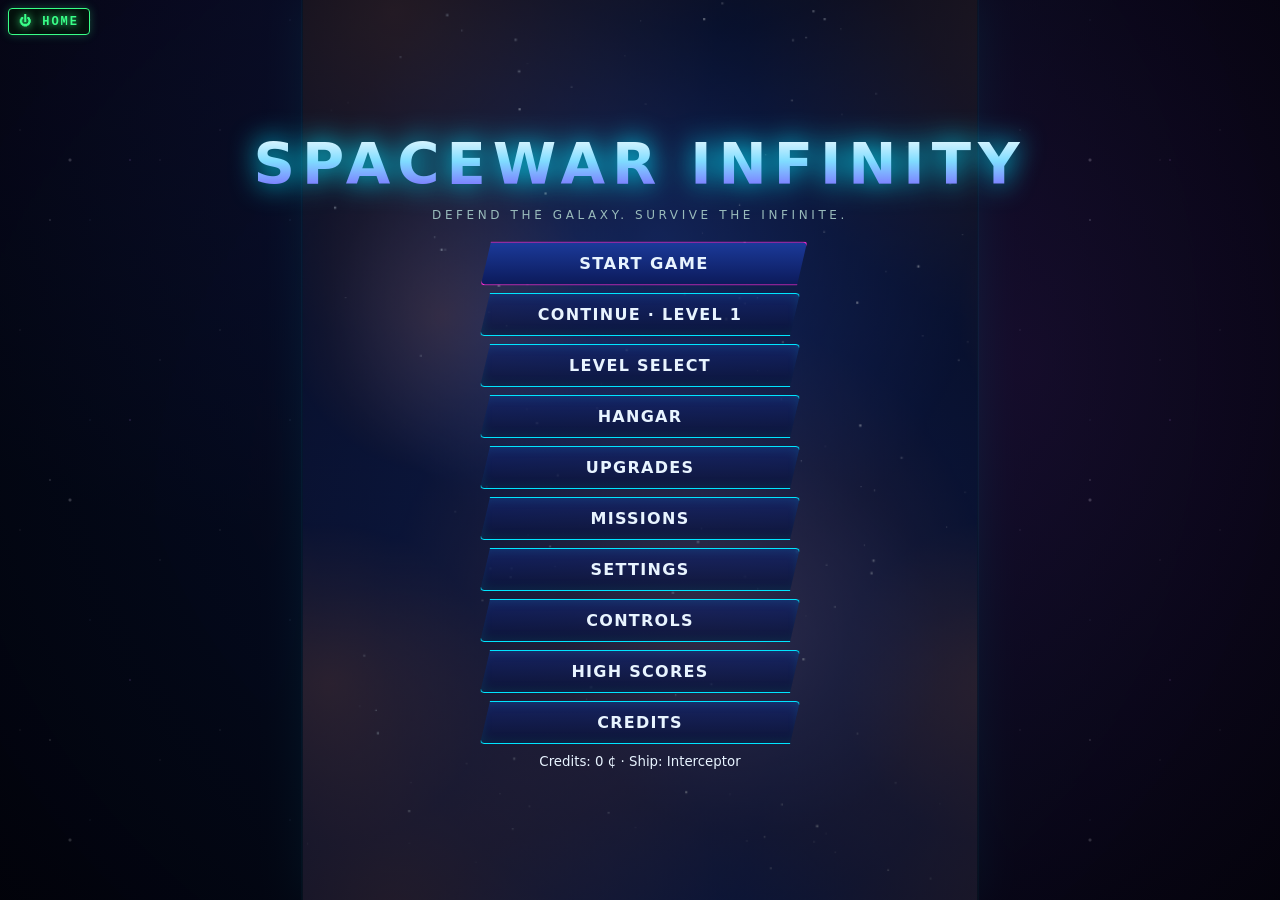
<file: spacewar.html>
<!DOCTYPE html>
<html lang="en"><head><meta charset="utf-8">
<meta name="viewport" content="width=device-width,initial-scale=1,maximum-scale=1,user-scalable=no,viewport-fit=cover">
<title>Spacewar Infinity</title>
<!-- FLAT BUILD: every file is in ONE folder: sw-style/menu/game/effects.css + sw-*.js + storage.js (hub scores) -->
<!-- 4 stylesheets: base, menus, in-game HUD/touch, visual effects -->
<link rel="stylesheet" href="sw-style.css"><link rel="stylesheet" href="sw-menu.css"><link rel="stylesheet" href="sw-game.css"><link rel="stylesheet" href="sw-effects.css">
</head><body>
<!-- CSS-only animated space behind the canvas (parallax star layers + nebula) -->
<div id="space"><i class="l1"></i><i class="l2"></i><i class="l3"></i><i class="neb"></i></div>
<!-- The game world is drawn on ONE canvas (600x800 logical pixels), scaled to fit the window by main.js -->
<canvas id="game"></canvas>
<a id="homeBtn" href="index.html" title="Back to Game Hub">⏻ HOME</a><div id="flash"></div><div class="scan"></div>
<!-- HUD: plain HTML on top of the canvas; game.js updates the text every frame -->
<div id="hud" class="hidden">
 <div class="row"><div class="bars"><div class="bar hp"><b id="hHp"></b></div><div class="bar sh"><b id="hSh"></b></div><div class="bar sp"><b id="hSp"></b></div></div>
  <div class="mid"><div id="hScore">0</div><small>HI <span id="hHi">0</span> · x<span id="hCombo">1</span></small></div>
  <div class="right"><button id="pauseBtn" aria-label="Pause">⏸</button><div id="hLives"></div></div></div>
 <div class="row small"><span id="hLevel"></span><span id="hWave"></span><span id="hKills"></span><span id="hWeapon"></span></div>
 <div id="hBoss" class="hidden"><span id="hBossName"></span><div class="bar boss"><b id="hBossBar"></b></div></div>
 <div id="hObj"></div><div id="hPow"></div><div id="hFps"></div><div id="hTip"></div>
</div>
<!-- Touch controls (shown on touch devices or when forced in Settings) -->
<div id="touch" class="hidden"><div id="joyZone"><div id="joyKnob"></div></div>
 <div id="tBtns"><button id="bFire">FIRE</button><button id="bSpecial">SPECIAL</button><button id="bDash">DASH</button><button id="bSec">MISSILE</button></div></div>
<div id="screen" class="screen hidden"></div><div id="toast"></div>
<noscript>Spacewar Infinity needs JavaScript.</noscript>
<!-- Classic scripts (no modules) so index.html works when opened directly from disk. ORDER MATTERS: each file only uses files above it. -->
<script src="compat.js"></script><script src="storage.js"></script><script src="sw-storage.js"></script><script src="sw-settings.js"></script><script src="sw-audio.js"></script><script src="sw-controls.js"></script>
<script src="sw-particles.js"></script><script src="sw-weapons.js"></script><script src="sw-player.js"></script><script src="sw-enemies.js"></script>
<script src="sw-bosses.js"></script><script src="sw-levels.js"></script><script src="sw-game.js"></script><script src="sw-ui.js"></script><script src="sw-main.js"></script>
</body></html>
</file>
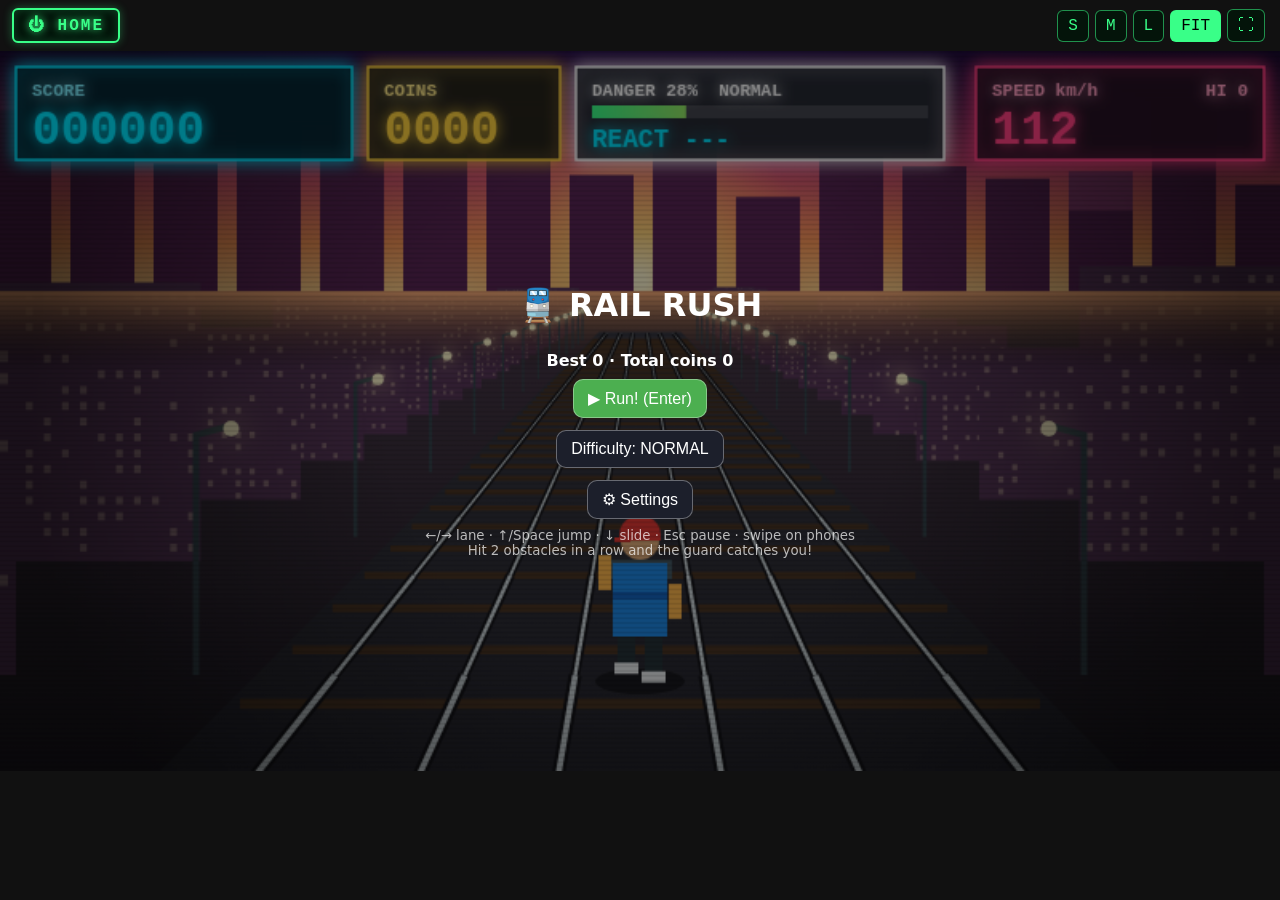
<file: surfer.html>
<!DOCTYPE html><html><head><meta charset="utf-8"><meta name="viewport" content="width=device-width,initial-scale=1,user-scalable=no"><title>Rail Rush</title>
<style>/* WHY: same structure as the other games (#w wrapper + #ui overlay + touch pad) so shell.js, sizes and shortcuts behave identically. */
body{margin:0;background:#111;color:#fff;font-family:system-ui;text-align:center;-webkit-user-select:none;user-select:none}#w{position:relative;margin:auto}canvas{width:100%;display:block;touch-action:none}
#ui{position:absolute;top:0;right:0;bottom:0;left:0;background:#0007;display:flex;flex-direction:column;align-items:center;justify-content:center;gap:6px;padding:8px}
#ui button{font-size:1rem;margin:3px;padding:9px 14px;border:1px solid #fff5;border-radius:10px;cursor:pointer;background:#1c1f2b;color:#fff}#ui button:hover,.pri{background:#4caf50!important}small{opacity:.7}
#t{display:none;position:absolute;bottom:6px;left:0;width:100%;justify-content:space-between;padding:0 8px;box-sizing:border-box;pointer-events:none}#t button{pointer-events:auto;width:60px;height:60px;font-size:1.3rem;border-radius:50%;border:2px solid #fff6;background:#0008;color:#fff;touch-action:none;margin:0 3px}
@media(pointer:coarse),(max-width:800px){#t{display:flex;position:relative;bottom:auto;margin:8px 0 14px}#ui,#ov{overflow:auto;justify-content:flex-start}#ui button,#ov button{padding:5px 9px;font-size:.78rem;margin:2px}#ui h1,#ui h2,#ov h1,#ov h2{font-size:1rem;margin:2px}#ui small,#ov p{font-size:.62rem;margin:2px}}   /* phones: touch pad sits BELOW the game, menus are compact */@media(max-width:480px){#ov,#ui{position:fixed;top:46px;left:0;right:0;bottom:0;z-index:60;background:#000e;overflow:auto;justify-content:flex-start}#ov button,#ui button{padding:8px 10px;font-size:.9rem}}html.kp #t,html.lite #t{display:none!important}
</style></head><body>
<div id="w"><canvas id="c" width="800" height="450"></canvas><div id="ui"></div>
<div id="t"><span><button id="sl">◀</button><button id="sr">▶</button></span><span><button id="sp">⏸</button><button id="sd">▼</button><button id="su">▲</button></span></div></div>
<script src="compat.js"></script><script src="storage.js"></script><script src="shell.js" data-home="index.html"></script><script src="surfer.js"></script></body></html>
</file>
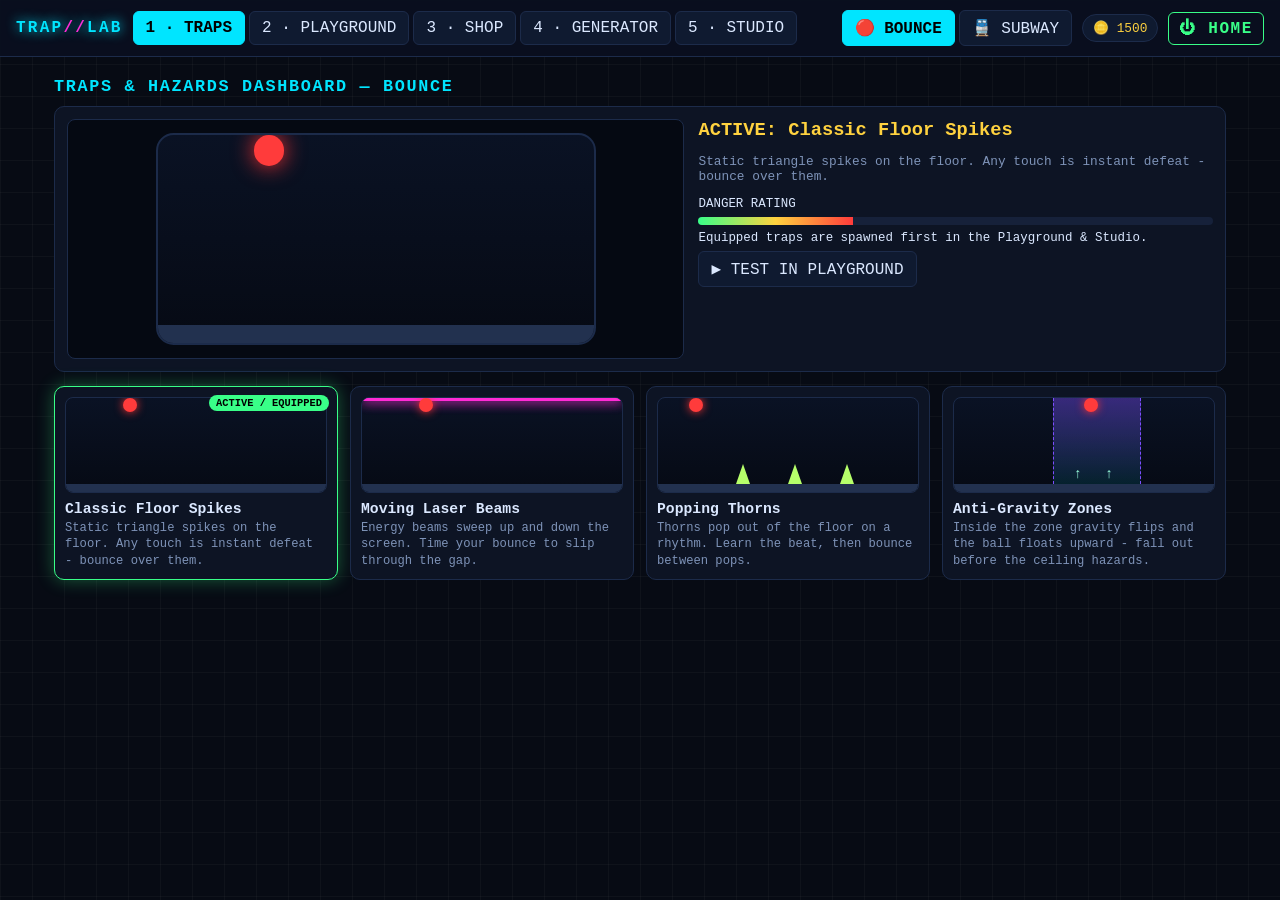
<file: trap-lab.html>
<!DOCTYPE html>
<html lang="en"><head><meta charset="utf-8"><meta name="viewport" content="width=device-width,initial-scale=1">
<title>TRAP LAB — Traps & Hazards Studio</title>
<style>
/* ===== TRAP LAB — one self-contained file (HTML + CSS + JS). Dark developer aesthetic, CSS Grid/Flexbox, no libraries.
   Sections: 1 Traps dashboard · 2 Physics playground (AI bot) · 3 Unlock shop · 4 Wave generator · 5 Designer studio. ===== */
:root{--bg:#070b14;--pn:#0d1424;--ln:#1c2b4a;--tx:#dbe8ff;--mu:#7e93b8;--cy:#00e5ff;--mg:#ff2bd6;--gr:#39ff88;--rd:#ff3b3b;--yl:#ffd23f}
*{box-sizing:border-box}html,body{margin:0;background:var(--bg);color:var(--tx);font-family:ui-monospace,Consolas,'Courier New',monospace}
body{min-height:100vh;background:linear-gradient(#ffffff08 1px,transparent 1px) 0 0/32px 32px,linear-gradient(90deg,#ffffff08 1px,transparent 1px) 0 0/32px 32px,var(--bg)}
header{position:sticky;top:0;z-index:20;display:flex;flex-wrap:wrap;gap:10px;align-items:center;padding:10px 16px;background:#0a1020ee;backdrop-filter:blur(8px);border-bottom:1px solid var(--ln)}
.logo{font-weight:800;letter-spacing:.14em;color:var(--cy);text-shadow:0 0 12px var(--cy)}.logo b{color:var(--mg)}
.tabs{display:flex;gap:4px;flex-wrap:wrap}.tab-btn,.btn{font:inherit;color:var(--tx);background:#0f1a30;border:1px solid var(--ln);padding:7px 12px;border-radius:6px;cursor:pointer;transition:.15s}
.tab-btn:hover,.btn:hover{border-color:var(--cy);box-shadow:0 0 10px #00e5ff44}.tab-btn.on,.btn.on{background:var(--cy);color:#000;border-color:var(--cy);font-weight:700}
.sp{flex:1}.chip{padding:5px 10px;border:1px solid var(--ln);border-radius:20px;font-size:.8rem;color:var(--yl);background:#0f1a30}
.home{color:var(--gr);border:1px solid var(--gr);padding:6px 10px;border-radius:6px;text-decoration:none;font-weight:700;letter-spacing:.1em}.home:hover{background:var(--gr);color:#000}
main{max-width:1200px;margin:auto;padding:14px}section.tab{display:none}section.tab.on{display:block;animation:fade .25s}@keyframes fade{from{opacity:0;transform:translateY(6px)}}
h2{margin:6px 0 10px;font-size:1.05rem;color:var(--cy);letter-spacing:.1em}.mu{color:var(--mu);font-size:.8rem}
.panel{background:var(--pn);border:1px solid var(--ln);border-radius:10px;padding:12px}
/* ---------- 1. traps dashboard ---------- */
.stage{display:grid;grid-template-columns:minmax(260px,1.2fr) 1fr;gap:14px;margin-bottom:14px}.stage .view{display:flex;align-items:center;justify-content:center;min-height:240px;background:#050912;border-radius:8px;overflow:hidden;border:1px solid var(--ln)}
.stage .view .pv{width:200px;zoom:2.2}.stage .info h3{margin:0 0 6px;color:var(--yl)}.bars div{margin:6px 0;font-size:.78rem}.meter{height:8px;background:#16213a;border-radius:4px;overflow:hidden}.meter i{display:block;height:100%;background:linear-gradient(90deg,var(--gr),var(--yl),var(--rd));transition:width .5s}
.grid{display:grid;grid-template-columns:repeat(auto-fill,minmax(230px,1fr));gap:12px}.card{position:relative;background:var(--pn);border:1px solid var(--ln);border-radius:10px;padding:10px;cursor:pointer;transition:.2s}
.card:hover{transform:translateY(-3px);border-color:var(--cy)}.card.active{border-color:var(--gr);box-shadow:0 0 18px #39ff8855}.card h3{margin:8px 0 3px;font-size:.92rem}.card p{margin:0;color:var(--mu);font-size:.76rem;line-height:1.35}
.badge{z-index:3;position:absolute;top:8px;right:8px;background:var(--gr);color:#000;font-size:.65rem;font-weight:800;padding:2px 7px;border-radius:10px;display:none}.card.active .badge{display:block}
/* CSS-animated mini previews (also used enlarged in the stage) */
.pv{position:relative;height:96px;overflow:hidden;border-radius:8px;background:linear-gradient(#0a1224,#060a14);border:1px solid var(--ln)}.pv i,.pv b{position:absolute;display:block}
.pv .floor{left:0;right:0;bottom:0;height:8px;background:#22314f}.pv .ball{width:14px;height:14px;border-radius:50%;background:#ff3b3b;box-shadow:0 0 10px #f33;left:22%;animation:pvb 1.1s cubic-bezier(.3,0,.7,1) infinite}
@keyframes pvb{0%,100%{bottom:8px}50%{bottom:58px}}
.pv .spk{bottom:8px;left:105%;border-left:9px solid transparent;border-right:9px solid transparent;border-bottom:22px solid #e8f1ff;animation:pvs 2.2s linear infinite}@keyframes pvs{to{transform:translateX(-260px)}}
.pv .beam{left:0;right:0;height:3px;background:var(--mg);box-shadow:0 0 12px var(--mg);animation:pvl 1.8s ease-in-out infinite alternate}@keyframes pvl{from{top:14px}to{top:74px}}
.pv .th{bottom:8px;border-left:7px solid transparent;border-right:7px solid transparent;border-bottom:20px solid #b6ff6a;transform-origin:bottom;animation:pvt 1.5s steps(5) infinite}@keyframes pvt{0%,30%{transform:scaleY(0)}60%,80%{transform:scaleY(1)}100%{transform:scaleY(0)}}
.pv .zone{left:38%;width:34%;top:0;bottom:8px;background:linear-gradient(#7c4dff66,#00e5ff1a);border-left:1px dashed #7c4dff;border-right:1px dashed #7c4dff}.pv .ar{color:#9fd;font-size:14px;animation:pva 1.2s linear infinite}@keyframes pva{from{transform:translateY(40px);opacity:0}50%{opacity:1}to{transform:translateY(-30px);opacity:0}}
.pv .ball.fl{left:50%;animation:pvf 2s ease-in-out infinite alternate}@keyframes pvf{from{bottom:10px}to{bottom:70px}}
.pv.sub{background:linear-gradient(#1b0b33,#080512 55%,#12121c)}.pv .trk{top:0;right:0;bottom:0;left:0;background:linear-gradient(90deg,#fff1 0 1px,transparent 1px) 0 0/25% 100%,#2a2a3c;clip-path:polygon(38% 0,62% 0,100% 100%,0 100%)}
.pv .tr{left:calc(50% - 16px);top:24px;width:32px;height:28px;background:#e74c3c;box-shadow:0 0 12px #e74c3c;transform-origin:bottom;animation:pvn 2s ease-in infinite}@keyframes pvn{from{top:22px;transform:scale(.25)}to{top:58px;transform:scale(1.9);opacity:.9}}
.pv .lo{left:calc(50% - 20px);top:30px;height:10px;width:40px;background:repeating-linear-gradient(45deg,#fff 0 6px,#e53935 6px 12px);animation:pvn 2s ease-in infinite;transform-origin:bottom}
.pv .sw{top:42px;width:26px;height:26px;background:#ffd600;box-shadow:0 0 10px #ffd600;animation:pvw 1.8s ease-in-out infinite alternate}@keyframes pvw{from{left:14%}to{left:70%}}
.pv .po{left:calc(50% - 26px);top:44px;width:52px;height:14px;border-radius:50%;background:#000;border:2px solid #ffca28;animation:pvn 2s ease-in infinite;transform-origin:bottom}.pv .ru{left:calc(50% - 6px);bottom:10px;width:12px;height:22px;background:#3498db;border-radius:3px;animation:pvj 1.2s ease-out infinite}@keyframes pvj{0%,100%{bottom:10px}50%{bottom:44px}}
/* ---------- 2/5/6 canvas areas ---------- */
.split{align-items:start;display:grid;grid-template-columns:minmax(0,1.6fr) minmax(250px,1fr);gap:12px}.cvwrap{position:relative;border:2px solid var(--ln);border-radius:10px;overflow:hidden;background:#000}.cvwrap canvas{width:100%;display:block}
.cvwrap.hit{animation:hitf .45s}@keyframes hitf{0%,100%{box-shadow:0 0 0 0 #f000}30%{box-shadow:inset 0 0 70px 20px #ff1744}}
.cvwrap.dead{border-color:var(--rd);animation:deadf .6s infinite alternate}@keyframes deadf{from{box-shadow:0 0 0 #f000}to{box-shadow:0 0 30px 6px #ff1744,inset 0 0 60px #ff174455}}
.ovl{position:absolute;top:0;right:0;bottom:0;left:0;display:none;align-items:center;justify-content:center;flex-direction:column;background:#200008cc;color:#fff;text-align:center;font-weight:800;font-size:1.6rem;letter-spacing:.1em;text-shadow:0 0 18px #ff1744}.cvwrap.dead .ovl{display:flex}.ovl small{font-size:.75rem;font-weight:400;color:#ffc9d0;margin-top:6px}
.row{display:flex;flex-wrap:wrap;gap:6px;margin:6px 0;align-items:center}.row label{font-size:.78rem;color:var(--mu)}.btn.sm{padding:4px 8px;font-size:.75rem}input[type=range]{accent-color:var(--cy)}
.kv{width:100%;border-collapse:collapse;font-size:.78rem}.kv td{padding:3px 4px;border-bottom:1px solid #16213a}.kv td:last-child{text-align:right;color:var(--gr)}
.danger{height:14px;background:#16213a;border-radius:7px;overflow:hidden;border:1px solid var(--ln)}.danger i{display:block;height:100%;width:0;background:linear-gradient(90deg,#39ff88,#ffd23f 55%,#ff1744);transition:width .6s ease}
.react{height:12px;background:#16213a;border-radius:6px;overflow:hidden}.react i{display:block;height:100%;width:100%;background:var(--cy);transition:width .08s linear,background .2s}
/* ---------- 3. shop ---------- */
.shopgrid{display:grid;grid-template-columns:repeat(auto-fit,minmax(300px,1fr));gap:14px}.shop{border-radius:12px;padding:14px}.shop h2{margin-top:0}
.shop.nokia{background:#9bbc0f;color:#0f380f;border:4px solid #0f380f;box-shadow:6px 6px 0 #0f380f;font-family:'Courier New',monospace;image-rendering:pixelated}.shop.nokia h2{color:#0f380f;text-shadow:none}
.shop.cyber{background:linear-gradient(160deg,#1a0536,#08031a 60%,#14002e);border:2px solid var(--mg);box-shadow:0 0 28px #ff2bd655,inset 0 0 30px #00e5ff22}.shop.cyber h2{color:var(--cy);text-shadow:0 0 14px var(--cy)}
.item{position:relative;margin:10px 0;padding:10px;display:grid;grid-template-columns:96px 1fr;gap:10px;align-items:center;transition:.2s}
.nokia .item{background:#8bac0f;border:3px solid #0f380f}.nokia .item.owned{background:#306230;color:#9bbc0f}.cyber .item{border:1px solid var(--cy);border-radius:8px;background:#0a0420cc;box-shadow:0 0 14px #00e5ff33}.cyber .item.owned{border-color:var(--gr);box-shadow:0 0 16px #39ff8866}
.item h3{margin:0 0 4px;font-size:.9rem}.item p{margin:0 0 6px;font-size:.72rem;opacity:.85}.item .btn{background:transparent}.nokia .item .btn{color:#0f380f;border:2px solid #0f380f;border-radius:0}.nokia .item.owned .btn{color:#9bbc0f;border-color:#9bbc0f}
.cyber .item .btn{color:var(--cy);border-color:var(--cy);text-shadow:0 0 8px var(--cy)}.cyber .item .btn:hover{background:var(--cy);color:#000}
.shake{animation:shk .45s}@keyframes shk{0%,100%{transform:translateX(0)}20%{transform:translateX(-7px)}40%{transform:translateX(7px)}60%{transform:translateX(-5px)}80%{transform:translateX(5px)}}
.nope{animation:shk .45s;outline:2px solid var(--rd)}
.sk{position:relative;height:70px;overflow:hidden;background:#0003;border-radius:4px}.sk i{position:absolute;display:block}
.nokia .sk{background:#8bac0f;border:2px solid #0f380f}.sk .ps{bottom:4px;width:16px;height:16px;background:#0f380f;clip-path:polygon(0 100%,25% 60%,25% 40%,50% 40%,50% 0,75% 0,75% 60%,100% 100%)}
.sk .acid{left:6px;right:6px;bottom:4px;height:14px;background:#0f380f;overflow:hidden}.sk .acid::after{content:"";position:absolute;top:3px;right:3px;bottom:3px;left:3px;background:radial-gradient(circle,#9bbc0f 2px,transparent 3px) 0 0/10px 10px;animation:bub 1s linear infinite}@keyframes bub{to{background-position:0 -10px}}
.sk .ring{left:34px;top:12px;width:34px;height:34px;border:4px dashed #0f380f;border-radius:50%;animation:spin 1.2s linear infinite}@keyframes spin{to{transform:rotate(360deg)}}
.sk .holo{left:14px;top:10px;width:68px;height:44px;background:repeating-linear-gradient(0deg,#00e5ff55 0 2px,#00e5ff11 2px 6px);border:1px solid var(--cy);box-shadow:0 0 14px var(--cy);animation:flick 1.4s steps(2) infinite}@keyframes flick{50%{opacity:.55}}
.sk .fence{top:6px;width:3px;height:54px;background:var(--mg);box-shadow:0 0 10px var(--mg);animation:flick .9s steps(2) infinite}.sk .drone{left:30px;top:14px;width:34px;height:14px;background:var(--cy);border-radius:7px;box-shadow:0 0 14px var(--cy);animation:hov 1.6s ease-in-out infinite alternate}.sk .drone::before{content:"";position:absolute;left:-6px;right:-6px;top:-4px;height:3px;background:#fff;animation:flick .2s steps(2) infinite}@keyframes hov{to{transform:translateY(26px)}}
/* ---------- 4. generator ---------- */
.log{height:230px;overflow-y:auto;background:#04070f;border:1px solid var(--ln);border-radius:8px;padding:8px;font-size:.74rem;line-height:1.5}.log div{border-bottom:1px solid #0e172b}.log .e{color:var(--gr)}.log .m{color:var(--yl)}.log .h{color:#ff7a59}.log .n{color:var(--mg)}
.params{display:grid;grid-template-columns:repeat(auto-fit,minmax(110px,1fr));gap:8px;margin:8px 0}.params div{background:#0b1326;border:1px solid var(--ln);border-radius:8px;padding:8px;text-align:center}.params b{display:block;font-size:1.1rem;color:var(--cy)}
.tgrid{display:grid;grid-template-columns:1fr 1fr;gap:4px 12px}.trow{display:flex;justify-content:space-between;align-items:center;gap:6px;font-size:.76rem;color:var(--mu)}.trow label{display:flex;align-items:center;gap:5px}
@media(max-width:820px){.stage,.split{grid-template-columns:1fr}.stage .view .pv{zoom:1.5}}
</style></head><body>
<header>
 <div class="logo">TRAP<b>//</b>LAB</div>
 <nav class="tabs" id="tabs"></nav><div class="sp"></div>
 <div class="tabs" id="modes"></div><span class="chip" id="coins">🪙 0</span><a class="home" id="homeLink" href="index.html">⏻ HOME</a>
</header>
<main>
 <section class="tab on" id="t-traps"></section><section class="tab" id="t-play"></section><section class="tab" id="t-shop"></section><section class="tab" id="t-gen"></section><section class="tab" id="t-studio"></section>
</main>
<script src="compat.js"></script><script>
'use strict';
/* =============================================================================
   TRAP LAB — module map (all plain JS, no libraries)
   1. STATE & UTILS      saved in localStorage ('traplab.v1'), so equipped traps, coins, unlocks and difficulty persist
   2. DATA & DIFFICULTY  trap definitions + diffParams(level) -> speed / spawn rate / safe gap / damage / reaction window
   3. SIM ENGINE         class Sim: ONE engine for Bounce physics and pseudo-3D Subway, used by the Playground and the Studio
   4. TABS               Traps dashboard · Playground · Shop · Generator · Studio
   5. MAIN LOOP          one requestAnimationFrame loop that only updates the visible tab
   IMPROVE: add more trap types in TRAPS + Sim.add(); tune diffParams(); connect to the real games by exporting the same numbers.
   ============================================================================= */
const $=(s,r=document)=>r.querySelector(s),$$=(s,r=document)=>[...r.querySelectorAll(s)],rnd=a=>a[(Math.random()*a.length)|0],clamp=(v,a,b)=>Math.max(a,Math.min(b,v));
// ---------- 1. STATE ----------
let S={mode:'bounce',tab:'traps',equipped:{bounce:'spike',subway:'train'},coins:1500,unlocked:{},deployed:{},level:5};
try{const r=JSON.parse(localStorage.getItem('traplab.v1')||'{}');if(r&&typeof r=='object')for(const k in S)if(typeof r[k]==typeof S[k])S[k]=r[k]}catch(e){}
const save=()=>{try{localStorage.setItem('traplab.v1',JSON.stringify(S))}catch(e){}};
// ---------- 2. DATA ----------
const TRAPS={bounce:[
 {id:'spike',name:'Classic Floor Spikes',cls:'',dg:30,desc:'Static triangle spikes on the floor. Any touch is instant defeat - bounce over them.',pv:'<i class="floor"></i><i class="spk"></i><i class="spk" style="animation-delay:-1.1s"></i><i class="ball"></i>'},
 {id:'laser',name:'Moving Laser Beams',cls:'',dg:55,desc:'Energy beams sweep up and down the screen. Time your bounce to slip through the gap.',pv:'<i class="floor"></i><i class="beam"></i><i class="beam" style="animation-delay:-.9s"></i><i class="ball"></i>'},
 {id:'thorn',name:'Popping Thorns',cls:'',dg:45,desc:'Thorns pop out of the floor on a rhythm. Learn the beat, then bounce between pops.',pv:'<i class="floor"></i><i class="th" style="left:30%"></i><i class="th" style="left:50%;animation-delay:-.5s"></i><i class="th" style="left:70%;animation-delay:-1s"></i><i class="ball" style="left:12%"></i>'},
 {id:'grav',name:'Anti-Gravity Zones',cls:'',dg:40,desc:'Inside the zone gravity flips and the ball floats upward - fall out before the ceiling hazards.',pv:'<i class="floor"></i><i class="zone"></i><i class="ar" style="left:46%;bottom:10px">↑</i><i class="ar" style="left:58%;bottom:10px;animation-delay:-.6s">↑</i><i class="ball fl"></i>'}],
 subway:[
 {id:'train',name:'Stationary Train Cars',cls:'sub',dg:70,desc:'Solid train cars block a lane. Change lanes early - you cannot jump or roll through them.',pv:'<i class="trk"></i><i class="tr"></i>'},
 {id:'low',name:'Low Clearance Barricades',cls:'sub',dg:50,desc:'Low striped barricades. Jump over them (or roll if you are quick on the keys).',pv:'<i class="trk"></i><i class="lo"></i><i class="ru"></i>'},
 {id:'sweep',name:'Moving Side-Sweeper Cleaners',cls:'sub',dg:65,desc:'A cleaner machine slides across the lanes. Read its rhythm and jump or switch lane.',pv:'<i class="trk"></i><i class="sw"></i>'},
 {id:'pot',name:'Pothole Grates',cls:'sub',dg:35,desc:'Open grates in the track. Jump over the hole or you stumble.',pv:'<i class="trk"></i><i class="po"></i><i class="ru"></i>'}]};
const SHOP=[
 {id:'pspike',mode:'bounce',name:'Pixel Spikes',cost:200,desc:'Chunky 8-bit spikes, same lethal rules.',pv:'<i class="ps" style="left:14px"></i><i class="ps" style="left:34px"></i><i class="ps" style="left:54px"></i>'},
 {id:'acid',mode:'bounce',name:'Acid Pools',cost:500,desc:'Bubbling floor pools: deadly to touch, jump them.',pv:'<i class="acid"></i>'},
 {id:'ring',mode:'bounce',name:'Moving Electric Ring Blocks',cost:800,desc:'Spinning electric rings drifting up and down.',pv:'<i class="ring"></i>'},
 {id:'holo',mode:'subway',name:'Holographic Barriers',cost:400,desc:'Flickering hologram wall: jump through the timing.',pv:'<i class="holo"></i>'},
 {id:'fence',mode:'subway',name:'Laser Fences',cost:600,desc:'Neon laser fence at head height: roll under it.',pv:'<i class="fence" style="left:20px"></i><i class="fence" style="left:42px;animation-delay:-.3s"></i><i class="fence" style="left:64px;animation-delay:-.6s"></i>'},
 {id:'drone',mode:'subway',name:'Hover-Drones',cost:900,desc:'Drones sweep across lanes at low altitude.',pv:'<i class="drone"></i>'}];
const TYPES={bounce:{spike:'Floor spikes',crush:'Crushing bars',missile:'Homing missiles',mud:'Sticky mud (-60%)',spring:'Trampoline → ceiling spikes',firebar:'Rotating fire-bar',grav:'Anti-gravity zone',pspike:'Pixel spikes ★',acid:'Acid pool ★',ring:'Electric ring ★'},
 subway:{hh:'High hurdle (roll)',lh:'Low hurdle (jump)',train:'Oncoming train',sweep:'Side-sweeper',pot:'Pothole grate',double:'Double-lane barricade',holo:'Holo barrier ★',fence:'Laser fence ★',drone:'Hover-drone ★'}};
const STAR={pspike:'pspike',acid:'acid',ring:'ring',holo:'holo',fence:'fence',drone:'drone'};   // ★ = shop skins; only spawnable once unlocked + deployed
const tier=l=>l<=3?0:l<=6?1:l<=9?2:3,TIERN=['EASY','MEDIUM','HARD','NIGHTMARE'];
// diffParams(level 1..10+): the numbers every simulator reads. speed px/s, spawn ms between waves, gap = safe px between traps, dmg per hit (HP mode), react = ms to react.
function diffParams(l){const speed=190+l*34,spawn=Math.max(650,2900-l*215),gap=Math.max(150,540-l*36),dmg=15+l*3;return{speed,spawn,gap,dmg,react:Math.round(gap/speed*1000)}}
// ---------- 3. SIM ENGINE ----------
class Sim{
 constructor(cv,wrap,o){this.cv=cv;this.c=cv.getContext('2d');this.W=cv.width;this.H=cv.height;this.wrap=wrap;this.o=Object.assign({bot:true,ko:true,chain:false,types:{},ev(){}},o);this.mult=1;this.reset()}
 get mode(){return S.mode}
 reset(){this.t=0;this.obs=[];this.score=0;this.dodged=0;this.over=false;this.hp=100;this.inv=0;this.spT=1;this.fx=[];this.mud=false;this.grav=false;this.b={y:300,vy:-300,cd:0};this.p={x:1,lane:1,jump:0,roll:0};this.err=0;this.wrap&&this.wrap.classList.remove('dead','hit')}
 P(){const d=diffParams(S.level),m=this.mult;return{speed:d.speed*(1+.12*(m-1)),spawn:d.spawn/(1+.2*(m-1)),gap:d.gap/(1+.15*(m-1)),dmg:d.dmg*(1+.2*(m-1)),react:0}}
 enabled(){return Object.keys(this.o.types).filter(k=>this.o.types[k]&&(TYPES[this.mode][k]!==undefined)&&(!STAR[k]||(S.unlocked[k]&&S.deployed[k])))}
 // ----- spawning (random or chained combos). Safe-gap rule: a new wave is only added once the previous one is far enough away.
 farthest(){let m=-1e9;for(const o of this.obs)m=Math.max(m,this.mode=='bounce'?o.x:o.d);return m}
 spawn(){const P=this.P(),on=this.enabled();if(!on.length)return;const far=this.farthest(),start=this.mode=='bounce'?this.W+40:1000;if(this.obs.length&&start-far<P.gap)return;
  if(this.o.chain)return this.chain(P);this.add(rnd(on),start)}
 chain(P){const pair=Math.max(170,P.gap*.55);if(this.mode=='subway'){const L=rnd([0,1,2]);this.add('lh',1000,L);this.add('hh',1000+pair,L)}   // jump over a hurdle, immediately roll under a barricade
  else{const g=Math.max(112,160-S.level*4);this.obs.push({t:'crush',x:this.W+40,w:46,ph:0,gap:g},{t:'crush',x:this.W+40+pair,w:46,ph:2.4,gap:g})}}   // two closing walls to squeeze between
 add(t,x,lane){const o=this.obs;if(this.mode=='bounce'){switch(t){
   case'spike':case'pspike':o.push({t,x,w:36});break;case'acid':o.push({t,x,w:90});break;case'crush':o.push({t,x,w:46,ph:Math.random()*6,gap:Math.max(125,175-S.level*5)});break;
   case'missile':o.push({t,x,y:70+Math.random()*190,w:22});break;case'mud':o.push({t,x,w:150});break;case'spring':o.push({t,x,w:34},{t:'ceil',x:x+120,w:90});break;
   case'firebar':o.push({t,x,y:170,len:84,a:Math.random()*6});break;case'grav':o.push({t,x,w:150});break;case'ring':o.push({t,x,y:180,ph:Math.random()*6,r:22});break}return}
  const L=lane===undefined?rnd([0,1,2]):lane;
  if(t=='double'){const a=rnd([0,1,2]);for(const l of[0,1,2])if(l!=a)o.push({t:'lh',lane:l,l,d:x});return}
  o.push({t,lane:L,l:L,d:x,len:t=='train'?150:30,ph:Math.random()*6,sw:false,tl:L})}
 inject(t){this.add(t,this.mode=='bounce'?this.W+40:1000)}
 hurt(){if(this.inv>0||this.over)return;if(this.o.ko)return this.die();this.hp-=this.P().dmg;this.inv=1;this.wrap&&(this.wrap.classList.remove('hit'),void this.wrap.offsetWidth,this.wrap.classList.add('hit'));this.o.ev('hit');if(this.hp<=0)this.die()}
 die(){this.over=true;this.wrap&&this.wrap.classList.add('dead');this.o.ev('over')}
 key(a){this.k=this.k||{};return this.k[a]}
 do(a){if(this.over)return;if(this.mode=='bounce'){const b=this.b;if(a=='up'&&b.cd<=0){b.vy=-780;b.cd=.28}else if(a=='down')b.vy=820}else{const p=this.p;if(a=='left')p.lane=Math.max(0,p.lane-1);else if(a=='right')p.lane=Math.min(2,p.lane+1);else if(a=='up'&&p.jump<=0&&p.roll<=0)p.jump=.55;else if(a=='down'&&p.roll<=0&&p.jump<=0)p.roll=.5}}
 update(dt){if(this.over)return;dt=Math.min(dt,.05);this.t+=dt;this.score+=dt*10;this.inv-=dt;this.spT-=dt;const P=this.P();if(this.spT<=0){this.spT=P.spawn/1000;this.spawn()}
  this.mode=='bounce'?this.upB(dt,P):this.upS(dt,P);if(this.o.auto)this.mult=1+this.t/45}
 // ----- bounce physics (rigid-body style circle-vs-rect checks)
 upB(dt,P){const b=this.b,bx=150,r=11;let spd=P.speed*(this.mud?.4:1);this.mud=false;this.grav=false;b.cd-=dt;
  for(const o of this.obs){if(o.t=='mud'&&bx>o.x&&bx<o.x+o.w&&b.y>278)this.mud=true;if(o.t=='grav'&&bx>o.x&&bx<o.x+o.w)this.grav=true}
  b.vy+=(this.grav?-760:1500)*dt;b.y+=b.vy*dt;if(b.y>=300){b.y=300;b.vy=this.grav?0:-640}if(b.y<=24){b.y=24;b.vy=Math.max(b.vy,0)}
  const hit=(x,y,w,h)=>{const cx=clamp(bx,x,x+w),cy=clamp(b.y,y,y+h);return(bx-cx)*(bx-cx)+(b.y-cy)*(b.y-cy)<r*r};
  for(const o of this.obs){o.x-=spd*dt;const c=this.t;
   if(o.t=='spike'||o.t=='pspike'){if(hit(o.x+6,282,o.w-12,18))this.hurt()}else if(o.t=='acid'){if(hit(o.x,291,o.w,9))this.hurt()}
   else if(o.t=='crush'){const gc=175+Math.sin(c*1.7+o.ph)*55;o.gc=gc;if(hit(o.x,0,o.w,gc-o.gap/2)||hit(o.x,gc+o.gap/2,o.w,320))this.hurt()}
   else if(o.t=='missile'){o.y+=clamp(b.y-o.y,-105*dt,105*dt);o.x-=spd*.2*dt;if(hit(o.x-11,o.y-5,22,10))this.hurt()}
   else if(o.t=='ceil'){if(hit(o.x,0,o.w,32))this.hurt()}else if(o.t=='spring'){if(hit(o.x,290,o.w,10)&&b.vy>0){b.vy=-1300;this.o.ev('spring')}}
   else if(o.t=='firebar'){o.a+=3*dt;const ex=o.x+Math.cos(o.a)*o.len,ey=o.y+Math.sin(o.a)*o.len,vx=ex-o.x,vy=ey-o.y,t=clamp(((bx-o.x)*vx+(b.y-o.y)*vy)/(vx*vx+vy*vy),0,1);if(Math.hypot(bx-(o.x+vx*t),b.y-(o.y+vy*t))<r+3)this.hurt()}
   else if(o.t=='ring'){o.cy=180+Math.sin(c*2+o.ph)*80;if(Math.hypot(bx-o.x,b.y-o.cy)<o.r+r)this.hurt()}}
  const before=this.obs.length;this.obs=this.obs.filter(o=>o.x>-200);this.dodged+=before-this.obs.length;if(this.o.bot&&!this.over)this.botB()}
 botB(){const b=this.b;if(Math.random()<.004*S.level){return}let up=false,down=false;
  for(const o of this.obs){const dx=o.x-150;if(dx<-30||dx>230)continue;
   if(['spike','pspike','acid'].includes(o.t)&&dx<120&&b.y>235)up=true;
   if(o.t=='crush'&&dx<170){const gc=o.gc||175;if(b.y>gc+o.gap/2-26)up=true;else if(b.y<gc-o.gap/2+26&&b.vy<200)down=true}
   if(o.t=='missile'&&dx<210&&Math.abs(o.y-b.y)<46){if(o.y>b.y)up=true;else down=true}
   if(o.t=='ceil'&&dx<150&&b.y<90)down=true;
   if(o.t=='ring'&&dx<170&&Math.abs((o.cy||180)-b.y)<54)(o.cy||180)>b.y?up=true:down=true;
   if(o.t=='firebar'&&dx<160&&b.y<o.y+90&&b.y>o.y-90){b.y>o.y?up=false:0;down=b.y<o.y;}}
  if(up&&!down)this.do('up');else if(down)this.do('down')}
 // ----- subway (pseudo-3D lanes). d = distance ahead in px; hit window d in [-30,34].
 upS(dt,P){const p=this.p;p.x+=(p.lane-p.x)*Math.min(1,dt*14);if(p.jump>0)p.jump-=dt;if(p.roll>0)p.roll-=dt;
  for(const o of this.obs){o.d-=P.speed*(o.t=='train'&&S.level>=7?1.4:1)*dt;
   if((o.t=='sweep'||o.t=='drone'))o.l=1+Math.sin(this.t*2+o.ph)*1.15;
   if(o.t=='train'&&S.level>=7&&o.d<330&&!o.sw){o.sw=true;o.tl=rnd([0,1,2].filter(x=>x!=Math.round(o.l)))}   // HARD+: train switches lanes right before impact
   if(o.sw)o.l+=(o.tl-o.l)*Math.min(1,dt*7);
   if(o.d<34&&o.d>-30&&Math.abs(o.l-p.x)<.55){const jumping=p.jump>.05,rolling=p.roll>.05;
    if(o.t=='train')this.hurt();else if(o.t=='hh'||o.t=='fence'){if(!rolling)this.hurt()}else if(o.t=='lh'||o.t=='pot'||o.t=='holo'||o.t=='sweep'||o.t=='drone'){if(!jumping)this.hurt()}}}
  const before=this.obs.length;this.obs=this.obs.filter(o=>o.d>-60);this.dodged+=before-this.obs.length;if(this.o.bot&&!this.over)this.botS(P)}
 botS(P){const p=this.p;if(Math.random()<.01*S.level*.4)return;const near=this.obs.filter(o=>o.d>0&&o.d<P.speed*.34+40&&Math.abs(o.l-p.lane)<.8).sort((a,b)=>a.d-b.d)[0];if(!near)return;
  const t=near.t;if(t=='hh'||t=='fence')this.do('down');else if(t=='train'||(t=='sweep'&&Math.random()<.5)){const ok=[0,1,2].filter(l=>Math.abs(l-p.lane)==1&&!this.obs.some(o=>o!==near&&o.d>0&&o.d<260&&Math.abs(o.l-l)<.8));if(ok.length)this.do(ok[0]<p.lane?'left':'right');else this.do('up')}else this.do('up')}
 // ----- profiler numbers (for the Studio panel & HUD)
 nearest(){let m=1e9;const P=this.P();for(const o of this.obs){const d=this.mode=='bounce'?o.x-150:o.d;if(d>0&&d<m&&!['mud','grav','spring'].includes(o.t))m=d}return m>1e8?null:Math.round(m/P.speed*1000)}
 danger(){const P=this.P(),d=diffParams(S.level);return clamp(Math.round((P.speed-190)/520*45+(1000/P.spawn)*14+(540-P.gap)/540*35),0,100)}
 // ----- drawing
 draw(){this.mode=='bounce'?this.drawB():this.drawS()}
 drawB(){const c=this.c,W=this.W,H=this.H;let g=c.createLinearGradient(0,0,0,H);g.addColorStop(0,'#050a18');g.addColorStop(1,'#101a33');c.fillStyle=g;c.fillRect(0,0,W,H);c.strokeStyle='#ffffff10';for(let i=0;i<W;i+=40){c.beginPath();c.moveTo(((i-this.t*60)%W+W)%W,0);c.lineTo(((i-this.t*60)%W+W)%W,H);c.stroke()}
  c.fillStyle='#22314f';c.fillRect(0,300,W,H-300);c.fillRect(0,0,W,22);
  for(const o of this.obs){c.save();const t=o.t;
   if(t=='spike'||t=='pspike'){c.fillStyle=t=='pspike'?'#9bbc0f':'#e8f1ff';c.beginPath();c.moveTo(o.x,300);c.lineTo(o.x+o.w/2,276);c.lineTo(o.x+o.w,300);c.fill()}
   else if(t=='acid'){c.fillStyle='#8bff3a';c.shadowColor='#8bff3a';c.shadowBlur=10;c.fillRect(o.x,292,o.w,8)}
   else if(t=='crush'){const gc=o.gc||175;c.fillStyle='#8a6bff';c.shadowColor='#8a6bff';c.shadowBlur=10;c.fillRect(o.x,0,o.w,gc-o.gap/2);c.fillRect(o.x,gc+o.gap/2,o.w,320)}
   else if(t=='missile'){c.fillStyle='#ff7043';c.shadowColor='#ff7043';c.shadowBlur=12;c.fillRect(o.x-11,o.y-4,22,8);c.beginPath();c.moveTo(o.x-11,o.y-6);c.lineTo(o.x-20,o.y);c.lineTo(o.x-11,o.y+6);c.fill()}
   else if(t=='mud'){c.fillStyle='#6b4a2b';c.fillRect(o.x,292,o.w,8)}else if(t=='grav'){c.fillStyle='#7c4dff33';c.fillRect(o.x,22,o.w,278);c.fillStyle='#9fd';c.font='16px monospace';for(let y=40;y<290;y+=50)c.fillText('↑',o.x+o.w/2,y-((this.t*60)%50))}
   else if(t=='spring'){c.fillStyle='#39ff88';c.fillRect(o.x,292,o.w,8)}else if(t=='ceil'){c.fillStyle='#e8f1ff';for(let i=0;i<o.w;i+=15){c.beginPath();c.moveTo(o.x+i,22);c.lineTo(o.x+i+7,46);c.lineTo(o.x+i+15,22);c.fill()}}
   else if(t=='firebar'){c.strokeStyle='#ff9100';c.shadowColor='#ff9100';c.shadowBlur=12;c.lineWidth=7;c.beginPath();c.moveTo(o.x,o.y);c.lineTo(o.x+Math.cos(o.a)*o.len,o.y+Math.sin(o.a)*o.len);c.stroke();c.fillStyle='#fff';c.beginPath();c.arc(o.x,o.y,7,0,7);c.fill()}
   else if(t=='ring'){c.strokeStyle='#00e5ff';c.shadowColor='#00e5ff';c.shadowBlur=12;c.lineWidth=4;c.setLineDash([6,5]);c.beginPath();c.arc(o.x,o.cy||180,o.r,this.t*4,this.t*4+6.28);c.stroke()}
   c.restore()}
  const b=this.b;c.save();c.shadowColor='#ff3b3b';c.shadowBlur=16;c.fillStyle=this.inv>0&&((this.t*14|0)%2)?'#ffb3b3':'#ff3b3b';c.beginPath();c.arc(150,b.y,11,0,7);c.fill();c.restore();this.hud()}
 drawS(){const c=this.c,W=this.W,H=this.H,HY=64,BY=H-26,LW=170,pz=d=>1/(1+d/300),sy=d=>HY+(BY-HY)*pz(d),sx=(l,d)=>W/2+(l-1)*LW*pz(d);
  let g=c.createLinearGradient(0,0,0,HY+10);g.addColorStop(0,'#14052e');g.addColorStop(1,'#ff2bd6');c.fillStyle=g;c.fillRect(0,0,W,HY+10);c.fillStyle='#0a0614';c.fillRect(0,HY,W,H-HY);
  c.fillStyle='#ffd23f';c.beginPath();c.arc(W/2,HY-4,26,Math.PI,0);c.fill();
  c.fillStyle='#262638';c.beginPath();c.moveTo(sx(-.6,2000),sy(2000));c.lineTo(sx(2.6,2000),sy(2000));c.lineTo(sx(2.6,-250),sy(-250));c.lineTo(sx(-.6,-250),sy(-250));c.fill();
  c.strokeStyle='#00e5ff66';c.lineWidth=2;for(const l of[-.5,.5,1.5,2.5]){c.beginPath();c.moveTo(sx(l,2000),sy(2000));c.lineTo(sx(l,-250),sy(-250));c.stroke()}
  c.strokeStyle='#ff2bd655';const off=(this.t*320)%100;for(let d=-250+off;d<1400;d+=100){c.lineWidth=Math.max(1,3*pz(d));c.beginPath();c.moveTo(sx(-.6,d),sy(d));c.lineTo(sx(2.6,d),sy(d));c.stroke()}
  for(const o of[...this.obs].sort((a,b)=>b.d-a.d)){const p=pz(Math.max(o.d,-60)),X=sx(o.l,Math.max(o.d,-60)),Y=sy(Math.max(o.d,-60));c.save();
   if(o.t=='train'){c.shadowColor='#e74c3c';c.shadowBlur=14;c.fillStyle='#e74c3c';c.fillRect(X-34*p,Y-70*p,68*p,70*p);c.fillStyle='#ffe9a8';c.fillRect(X-26*p,Y-58*p,52*p,22*p);c.fillStyle='#fff';c.beginPath();c.arc(X-18*p,Y-12*p,5*p,0,7);c.arc(X+18*p,Y-12*p,5*p,0,7);c.fill()}
   else if(o.t=='lh'||o.t=='holo'){c.shadowColor=o.t=='holo'?'#00e5ff':'#ff5252';c.shadowBlur=10;c.fillStyle=o.t=='holo'?'#00e5ff77':'#eceff1';c.fillRect(X-40*p,Y-34*p,80*p,34*p);if(o.t=='lh'){c.fillStyle='#e53935';for(let i=0;i<4;i++)c.fillRect(X-40*p+i*20*p,Y-34*p,10*p,34*p)}}
   else if(o.t=='hh'||o.t=='fence'){c.fillStyle='#78909c';c.fillRect(X-40*p,Y-80*p,6*p,80*p);c.fillRect(X+34*p,Y-80*p,6*p,80*p);c.shadowColor=o.t=='fence'?'#ff2bd6':'#ffca28';c.shadowBlur=12;c.fillStyle=o.t=='fence'?'#ff2bd6':'#ffca28';c.fillRect(X-40*p,Y-80*p,80*p,o.t=='fence'?10*p:22*p)}
   else if(o.t=='pot'){c.fillStyle='#000';c.beginPath();c.ellipse(X,Y-3*p,40*p,12*p,0,0,7);c.fill();c.strokeStyle='#ffca28';c.lineWidth=2;c.stroke()}
   else if(o.t=='sweep'){c.shadowColor='#ffd600';c.shadowBlur=14;c.fillStyle='#ffd600';c.fillRect(X-30*p,Y-44*p,60*p,40*p);c.fillStyle='#222';c.beginPath();c.arc(X,Y-4*p,12*p,0,7);c.fill()}
   else if(o.t=='drone'){c.shadowColor='#00e5ff';c.shadowBlur=16;c.fillStyle='#00e5ff';c.beginPath();c.ellipse(X,Y-36*p,26*p,9*p,0,0,7);c.fill();c.fillStyle='#fff';c.fillRect(X-34*p,Y-47*p,68*p,3*p)}
   c.restore()}
  const p=this.p,X=W/2+(p.x-1)*LW,jy=p.jump>0?Math.sin(Math.PI*(1-p.jump/.55))*70:0,sq=p.roll>0?.5:1;c.fillStyle='#0006';c.beginPath();c.ellipse(X,BY+2,24,6,0,0,7);c.fill();
  c.save();c.shadowColor='#00e5ff';c.shadowBlur=14;c.fillStyle=this.inv>0&&((this.t*14|0)%2)?'#fff':'#3498db';c.fillRect(X-14,BY-jy-46*sq,28,46*sq);c.fillStyle='#ffd23f';c.beginPath();c.arc(X,BY-jy-54*sq,10,0,7);c.fill();c.restore();this.hud()}
 hud(){const c=this.c;c.fillStyle='#ffffffcc';c.font='bold 13px monospace';c.fillText(`${this.mode.toUpperCase()}  ${TIERN[tier(S.level)]} L${S.level}  x${this.mult.toFixed(1)}   SCORE ${this.score|0}   DODGED ${this.dodged}`,10,16);
  if(!this.o.ko){c.fillStyle='#ffffff22';c.fillRect(10,24,160,8);c.fillStyle=this.hp>35?'#39ff88':'#ff1744';c.fillRect(10,24,160*Math.max(0,this.hp)/100,8)}}
}
// keyboard for the manual player (Playground / Studio share it)
const KEYMAP={ArrowUp:'up',Space:'up',KeyW:'up',ArrowDown:'down',KeyS:'down',ArrowLeft:'left',KeyA:'left',ArrowRight:'right',KeyD:'right'};
let ACTIVE=null;addEventListener('keydown',e=>{const a=KEYMAP[e.code];if(a&&ACTIVE&&!ACTIVE.o.bot&&!e.repeat){ACTIVE.do(a);e.preventDefault()}if(e.code=='KeyR'&&ACTIVE&&ACTIVE.over){ACTIVE.reset()}});
// ---------- 4. TABS ----------
const TABS=[['traps','1 · TRAPS'],['play','2 · PLAYGROUND'],['shop','3 · SHOP'],['gen','4 · GENERATOR'],['studio','5 · STUDIO']];
function head(){$('#tabs').innerHTML=TABS.map(([k,l])=>`<button class="tab-btn${S.tab==k?' on':''}" data-t="${k}">${l}</button>`).join('');$('#modes').innerHTML=['bounce','subway'].map(m=>`<button class="btn${S.mode==m?' on':''}" data-m="${m}">${m=='bounce'?'🔴 BOUNCE':'🚆 SUBWAY'}</button>`).join('');$('#coins').textContent='🪙 '+S.coins}
document.addEventListener('click',e=>{const t=e.target.closest('[data-t]'),m=e.target.closest('[data-m]');if(t){S.tab=t.dataset.t;save();showTab()}if(m){S.mode=m.dataset.m;save();head();renderAll()}});
function showTab(){$$('section.tab').forEach(s=>s.classList.toggle('on',s.id=='t-'+S.tab));head();ACTIVE=S.tab=='play'?play.sim:S.tab=='studio'?studio.sim:null;if(S.tab=='traps')renderTraps()}
// ----- Tab 1: traps dashboard (equip cards + live big preview)
function renderTraps(){const list=TRAPS[S.mode],act=list.find(t=>t.id==S.equipped[S.mode])||list[0];
 $('#t-traps').innerHTML=`<h2>TRAPS & HAZARDS DASHBOARD — ${S.mode.toUpperCase()}</h2><div class="stage panel"><div class="view"><div class="pv ${act.cls}">${act.pv}</div></div><div class="info"><h3>ACTIVE: ${act.name}</h3><p class="mu">${act.desc}</p>
  <div class="bars"><div>DANGER RATING<div class="meter"><i style="width:${act.dg}%"></i></div></div><div>Equipped traps are spawned first in the Playground & Studio.</div></div><div class="row"><button class="btn" data-go="play">▶ TEST IN PLAYGROUND</button></div></div></div>
  <div class="grid">${list.map(t=>`<div class="card${t.id==act.id?' active':''}" data-eq="${t.id}"><span class="badge">ACTIVE / EQUIPPED</span><div class="pv ${t.cls}">${t.pv}</div><h3>${t.name}</h3><p>${t.desc}</p></div>`).join('')}</div>`}
document.addEventListener('click',e=>{const c=e.target.closest('[data-eq]');if(c){S.equipped[S.mode]=c.dataset.eq;save();renderTraps()}const g=e.target.closest('[data-go]');if(g){S.tab=g.dataset.go;save();showTab()}});
// ----- shared sidebar controls for a Sim (difficulty, multiplier, bot, KO/HP, injection)
function controls(sim,el,opts){const m=S.mode,types=TYPES[m];
 for(const k in types)if(sim.o.types[k]===undefined)sim.o.types[k]=['spike','crush','missile','hh','lh','train'].includes(k);
 const act=S.equipped[m];const map={spike:'spike',laser:'firebar',thorn:'spike',grav:'grav',train:'train',low:'lh',sweep:'sweep',pot:'pot'};if(map[act])sim.o.types[map[act]]=true;
 el.innerHTML=`<div class="panel"><h2>CONTROLS</h2><div class="row"><button class="btn sm ${sim.o.bot?'on':''}" data-a="bot">AI BOT ${sim.o.bot?'ON':'OFF'}</button><button class="btn sm ${sim.o.ko?'on':''}" data-a="ko">${sim.o.ko?'1-HIT KO':'HEALTH POINTS'}</button>${opts.chain?`<button class="btn sm ${sim.o.chain?'on':''}" data-a="chain">${sim.o.chain?'CHAINED COMBOS':'RANDOM SPAWNS'}</button>`:''}<button class="btn sm" data-a="reset">↻ RESTART</button></div>
  <div class="row"><label>Difficulty</label>${['EASY:2','MEDIUM:5','HARD:8','NIGHTMARE:10'].map(s=>{const[n,l]=s.split(':');return`<button class="btn sm ${tier(S.level)==tier(+l)?'on':''}" data-a="lvl" data-v="${l}">${n}</button>`}).join('')}</div>
  <div class="row"><label>Level ${S.level}</label><input type="range" min="1" max="10" value="${S.level}" data-a="slider" style="flex:1"><button class="btn sm" data-a="mult">＋ MULTIPLIER</button></div>
  <div class="row"><label>Spawn / inject traps</label></div><div class="tgrid">${Object.entries(types).map(([k,n])=>{const lock=STAR[k]&&!(S.unlocked[k]&&S.deployed[k]);return`<div class="trow" style="opacity:${lock?.45:1}"><label><input type="checkbox" data-a="type" data-v="${k}" ${sim.o.types[k]&&!lock?'checked':''} ${lock?'disabled':''}> ${n}</label><button class="btn sm" data-a="inj" data-v="${k}" ${lock?'disabled':''}>spawn</button></div>`}).join('')}</div>
  <div class="row"><label>DANGER LEVEL</label></div><div class="danger"><i id="${opts.id}-dg"></i></div><div class="row mu" id="${opts.id}-st"></div>${opts.extra||''}</div>`;
 el.onclick=el.oninput=e=>{const b=e.target.closest('[data-a]');if(!b)return;const a=b.dataset.a,v=b.dataset.v;
  if(a=='bot')sim.o.bot=!sim.o.bot;else if(a=='ko')sim.o.ko=!sim.o.ko;else if(a=='chain')sim.o.chain=!sim.o.chain;else if(a=='reset'){sim.mult=1;sim.reset()}else if(a=='lvl')S.level=+v;else if(a=='slider')S.level=+b.value;
  else if(a=='mult')sim.mult=Math.min(4,sim.mult+.5);else if(a=='type'){sim.o.types[v]=b.checked;return}else if(a=='inj'){sim.inject(v);return}
  save();controls(sim,el,opts);opts.after&&opts.after()}}
// ----- Tab 2: playground
const play={sim:null,build(){const el=$('#t-play');el.innerHTML=`<h2>PHYSICS PLAYGROUND — AI bot vs traps (${S.mode.toUpperCase()})</h2><div class="split"><div class="cvwrap" id="pw"><canvas id="pc" width="800" height="340"></canvas><div class="ovl">💥 EXPLOSION · GAME OVER<small>press R or ↻ RESTART</small></div></div><div id="pside"></div></div>
  <p class="mu">Manual play: turn the AI bot OFF. Bounce: Space/↑ boost, ↓ fast-fall. Subway: ←/→ lanes, ↑ jump, ↓ roll. Collisions: spikes/acid/bars/missiles/trains = defeat · mud slows 60% · springs launch you into ceiling spikes.</p>`;
  const old=this.sim;this.sim=new Sim($('#pc'),$('#pw'),{bot:old?old.o.bot:true,ko:old?old.o.ko:true,types:old?old.o.types:{},auto:true});this.side()},
  side(){controls(this.sim,$('#pside'),{id:'pl',after:()=>{}})},tick(){const s=this.sim;if(!s)return;const d=$('#pl-dg');if(d){d.style.width=s.danger()+'%';$('#pl-st').textContent=`speed ${s.P().speed|0}px/s · gap ${s.P().gap|0}px · hp ${s.o.ko?'KO':Math.max(0,s.hp|0)} · ×${s.mult.toFixed(1)}`}}};
// ----- Tab 3: shop (Nokia-green + cyberpunk skins, mock currency)
function renderShop(){const item=i=>{const own=S.unlocked[i.id];return`<div class="item${own?' owned':''}" data-it="${i.id}"><div class="sk">${i.pv}</div><div><h3>${i.name}</h3><p>${i.desc}</p><button class="btn sm" data-buy="${i.id}">${own?(S.deployed[i.id]?'✔ DEPLOYED (click to stow)':'UNLOCKED & READY TO DEPLOY'):'🔓 UNLOCK · '+i.cost+' COINS'}</button></div></div>`};
 $('#t-shop').innerHTML=`<h2>TRAP SKIN SHOP — spend your mock coins (${S.coins})</h2><div class="row"><button class="btn sm" data-add="500">+500 demo coins</button><button class="btn sm" data-add="-1">reset shop</button></div>
 <div class="shopgrid"><div class="shop nokia"><h2>▓ RETRO BOUNCE TRAPS</h2>${SHOP.filter(i=>i.mode=='bounce').map(item).join('')}</div><div class="shop cyber"><h2>◢ CYBER SUBWAY TRAPS</h2>${SHOP.filter(i=>i.mode=='subway').map(item).join('')}</div></div><p class="mu">Unlocked traps are permanent (saved). Deployed ★ traps appear in the Playground/Studio spawn lists.</p>`}
document.addEventListener('click',e=>{const b=e.target.closest('[data-buy]'),a=e.target.closest('[data-add]');if(a){S.coins=a.dataset.add=='-1'?1500:S.coins+500;if(a.dataset.add=='-1'){S.unlocked={};S.deployed={}}save();head();renderShop();return}
 if(!b)return;const it=SHOP.find(i=>i.id==b.dataset.buy),card=b.closest('.item');if(S.unlocked[it.id]){S.deployed[it.id]=!S.deployed[it.id];save();renderShop();return}
 if(S.coins>=it.cost){S.coins-=it.cost;S.unlocked[it.id]=1;S.deployed[it.id]=1;save();head();card.classList.add('shake');setTimeout(renderShop,480)}else{card.classList.add('nope');b.textContent='NOT ENOUGH COINS';setTimeout(()=>card.classList.remove('nope'),500)}});
// ----- Tab 4: procedural wave generator (log + canvas stream)
const gen={t:0,tokens:[],n:0,lines:[],build(){$('#t-gen').innerHTML=`<h2>PROCEDURAL TRAP GENERATOR — ${S.mode.toUpperCase()} LOGIC</h2><div class="split"><div><div class="panel"><div class="row">${['EASY:2','MEDIUM:5','HARD:8','NIGHTMARE:10'].map(s=>{const[n,l]=s.split(':');return`<button class="btn sm ${tier(S.level)==tier(+l)?'on':''}" data-g="${l}">${n}</button>`}).join('')}<label>Level ${S.level}</label><input type="range" min="1" max="10" value="${S.level}" data-gs style="flex:1"></div><div class="params" id="gp"></div><div class="mu" id="gt"></div></div>
  <canvas id="gc" width="640" height="150" style="width:100%;border:1px solid var(--ln);border-radius:8px;margin-top:10px;background:#04070f"></canvas></div><div><div class="panel"><h2>LIVE WAVE LOG</h2><div class="log" id="glog"></div></div></div></div>`;this.params()},
 params(){const d=diffParams(S.level),t=tier(S.level),rules={bounce:['Static, widely-spaced ground spikes with a slow pulse','+ vertically moving ceiling hazards and rotating fire-bars (rhythm timing)','+ dynamic homing missiles that track the ball','ALL hazards, maximum speed, tiny gaps'],subway:['Predictable single-lane barriers and wide potholes','+ moving side-sweepers and double-lane barricades (swift lane changes)','+ high-speed oncoming trains that switch lanes right before impact','ALL hazards, frame-perfect dodges']}[S.mode][t];
  $('#gp').innerHTML=`<div>speed<b>${d.speed|0}</b>px/s</div><div>spawn every<b>${d.spawn|0}</b>ms</div><div>safe gap<b>${d.gap|0}</b>px</div><div>damage<b>${d.dmg|0}</b>/hit</div><div>reaction<b>${d.react}</b>ms</div>`;$('#gt').innerHTML=`<b style="color:var(--yl)">${TIERN[t]}</b>: ${rules}`},
 wave(){const l=S.level,t=tier(l),d=diffParams(l),sub=S.mode=='subway',g=d.gap|0;let k,c,cls;
  if(!sub){if(t==0){k=`STATIC SPIKES ×${2+(Math.random()*2|0)} · spacing ${g}px · slow pulse`;c='e'}else if(t==1){k=rnd([`CEILING CRUSHER (vertical sweep ${(1.5+l*.1).toFixed(1)}s) + spike`,`ROTATING FIRE-BAR ${(3+l*.2).toFixed(1)} rad/s · rhythm gap ${g}px`]);c='m'}else{k=rnd([`HOMING MISSILE tracking y=${(80+Math.random()*200)|0} · speed ${d.speed|0}`,`MISSILE + FIRE-BAR combo · gap ${g}px`]);c=t==3?'n':'h'}}
  else{if(t==0){k=rnd([`SINGLE-LANE BARRIER lane ${(Math.random()*3|0)+1}`,`WIDE POTHOLE lane ${(Math.random()*3|0)+1}`]);c='e'}else if(t==1){k=rnd([`SIDE-SWEEPER crossing lanes · period ${(2+l*.1).toFixed(1)}s`,`DOUBLE-LANE BARRICADE lanes ${rnd(['1+2','2+3','1+3'])}`]);c='m'}else{k=`ONCOMING TRAIN lane ${(Math.random()*3|0)+1} → switches lane at d<${330|0}px · ${d.speed*1.4|0}px/s`;c=t==3?'n':'h'}}
  this.n++;const ts=(this.tm||0).toFixed(1).padStart(5,'0');this.lines.push(`<div class="${c}">[${ts}s] WAVE ${String(this.n).padStart(3,'0')}: ${k}</div>`);if(this.lines.length>80)this.lines.shift();this.tokens.push({x:640,lbl:k.split(' ')[0].slice(0,6),c:{e:'#39ff88',m:'#ffd23f',h:'#ff7a59',n:'#ff2bd6'}[c],y:sub?20+Math.random()*100:110})},
 tick(dt){if(!$('#glog'))return;this.tm=(this.tm||0)+dt;this.t-=dt;const d=diffParams(S.level);if(this.t<=0){this.t=d.spawn/1000;this.wave();const L=$('#glog');L.innerHTML=this.lines.join('');L.scrollTop=L.scrollHeight}
  const cv=$('#gc'),c=cv.getContext('2d');c.fillStyle='#04070f';c.fillRect(0,0,640,150);c.strokeStyle='#16213a';for(let y=30;y<150;y+=40){c.beginPath();c.moveTo(0,y);c.lineTo(640,y);c.stroke()}c.fillStyle='#00e5ff';c.fillRect(40,0,2,150);
  for(const k of this.tokens){k.x-=d.speed*dt*.8;c.fillStyle=k.c;c.shadowColor=k.c;c.shadowBlur=8;c.fillRect(k.x,k.y,46,24);c.shadowBlur=0;c.fillStyle='#000';c.font='bold 10px monospace';c.fillText(k.lbl,k.x+3,k.y+15)}this.tokens=this.tokens.filter(k=>k.x>-60)}};
document.addEventListener('click',e=>{const g=e.target.closest('[data-g]');if(g){S.level=+g.dataset.g;save();gen.build()}});document.addEventListener('input',e=>{if(e.target.hasAttribute('data-gs')){S.level=+e.target.value;save();gen.params()}});
// ----- Tab 5: designer studio (blueprint sandbox + profiler)
const studio={sim:null,build(){const el=$('#t-studio');el.innerHTML=`<h2>ALGORITHMIC DESIGN STUDIO — blueprint sandbox & profiler (${S.mode.toUpperCase()})</h2><div class="split"><div><div class="cvwrap" id="sw"><canvas id="sc" width="800" height="340"></canvas><div class="ovl">💥 GAME OVER<small>press R or ↻ RESTART</small></div></div>
  <div class="panel" style="margin-top:10px"><div class="row"><label>REACTION WINDOW</label><b id="rw" style="color:var(--cy)">-- ms</b></div><div class="react"><i id="rb"></i></div><div class="mu" style="margin-top:6px">Countdown to the nearest hazard at the current velocity: lower = harder.</div></div></div><div><div id="sside"></div><div class="panel" style="margin-top:10px"><h2>DATA VARIABLE PROFILER</h2><table class="kv" id="prof"></table></div></div></div>`;
  const old=this.sim;this.sim=new Sim($('#sc'),$('#sw'),{bot:old?old.o.bot:true,ko:old?old.o.ko:false,chain:old?old.o.chain:false,types:old?old.o.types:{},auto:false});this.side()},
 side(){controls(this.sim,$('#sside'),{id:'st',chain:true,after:()=>{}})},
 tick(){const s=this.sim;if(!s)return;const P=s.P(),n=s.nearest(),d=$('#st-dg');if(d)d.style.width=s.danger()+'%';
  const max=Math.max(200,diffParams(1).react*1.3),w=n==null?100:clamp(n/max*100,0,100);const rb=$('#rb');if(rb){rb.style.width=w+'%';rb.style.background=w<30?'#ff1744':w<60?'#ffd23f':'#00e5ff';$('#rw').textContent=n==null?'-- ms':n+' ms'}
  $('#prof').innerHTML=[['mode',S.mode],['spawn pattern',s.o.chain?'chained combos':'random'],['consequence',s.o.ko?'1-hit KO':'HP '+Math.max(0,s.hp|0)+'/100'],['scroll speed',(P.speed|0)+' px/s'],['spawn interval',(P.spawn|0)+' ms'],['safe gap',(P.gap|0)+' px'],['min reaction (gap/speed)',Math.round(P.gap/P.speed*1000)+' ms'],['damage per hit',(P.dmg|0)],['multiplier','×'+s.mult.toFixed(1)],['obstacles live',s.obs.length],['dodged',s.dodged],['danger',s.danger()+'%']].map(r=>`<tr><td>${r[0]}</td><td>${r[1]}</td></tr>`).join('')}};
// ---------- 5. MAIN LOOP ----------
function renderAll(){renderTraps();play.build();renderShop();gen.build();studio.build();head();ACTIVE=S.tab=='play'?play.sim:S.tab=='studio'?studio.sim:null}
let last=performance.now(),accT=0;
function frame(t){requestAnimationFrame(frame);const dt=Math.min(.05,(t-last)/1000);last=t;
 if(S.tab=='play'&&play.sim){play.sim.update(dt);play.sim.draw();play.tick()}
 else if(S.tab=='studio'&&studio.sim){studio.sim.update(dt);studio.sim.draw();studio.tick()}
 else if(S.tab=='gen')gen.tick(dt)}
(()=>{renderAll();showTab();requestAnimationFrame(frame)})();
// When this page runs INSIDE the Bounce game (iframe), HOME becomes 'back to game' and tells the parent to close the overlay.
if(window.parent!==window){const h=$('#homeLink');h.textContent='◀ BACK TO GAME';h.addEventListener('click',e=>{e.preventDefault();try{parent.postMessage({gh:'home'},'*')}catch(x){}})}
</script></body></html>
</file>
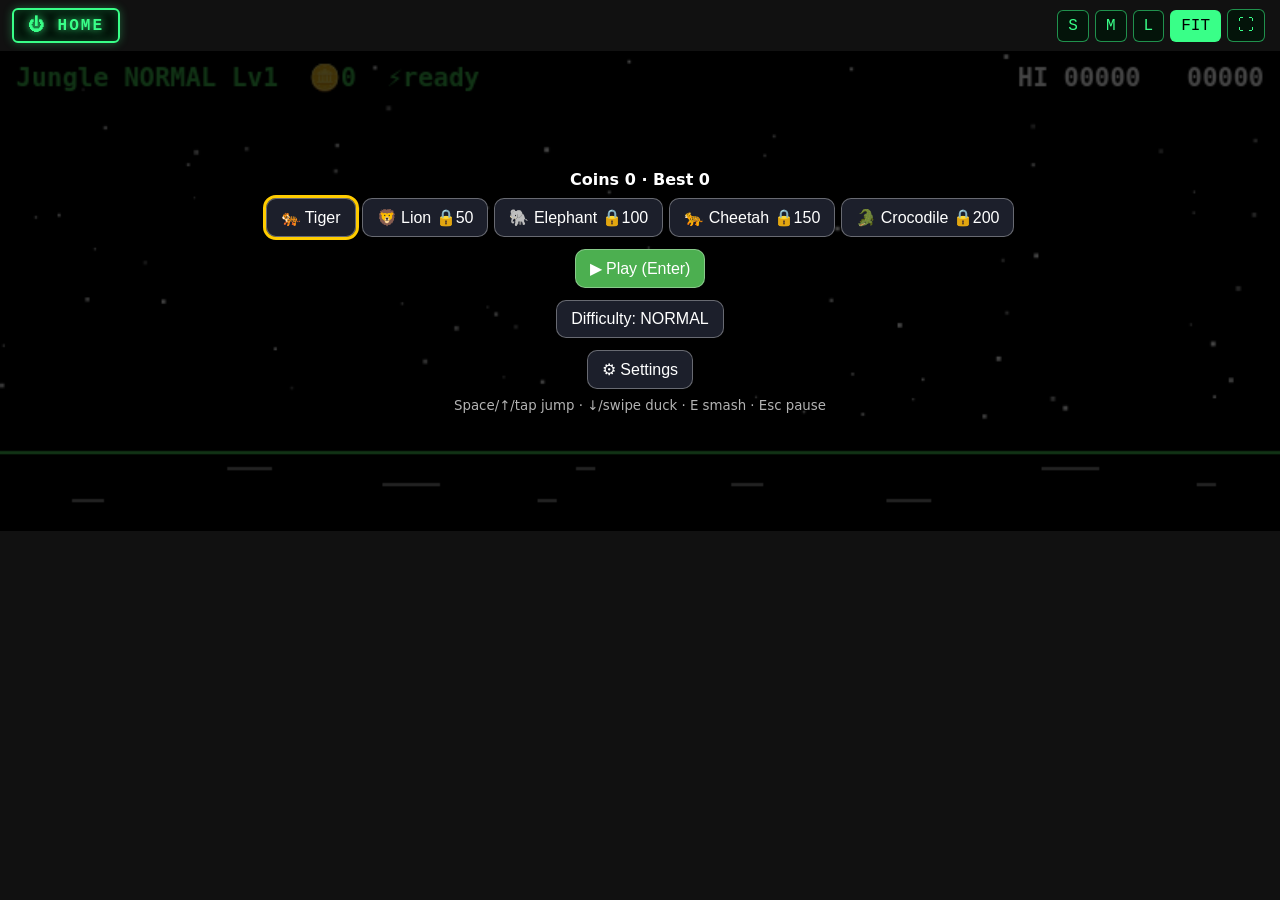
<file: wild-animal-runner.html>
<!DOCTYPE html><html><head><meta charset="utf-8"><meta name="viewport" content="width=device-width,initial-scale=1,user-scalable=no"><title>Wild Animal Runner</title>
<style>/* WHY: #w is position:relative so the #ui menu and touch buttons overlay the canvas like a game window. */
body{margin:0;background:#111;color:#fff;font-family:system-ui;text-align:center;-webkit-user-select:none;user-select:none}#w{position:relative;margin:auto}canvas{width:100%;display:block;touch-action:none}
#ui{position:absolute;top:0;right:0;bottom:0;left:0;background:#000b;display:flex;flex-direction:column;align-items:center;justify-content:center;gap:6px;padding:8px}
#ui button{font-size:1rem;margin:3px;padding:9px 14px;border:1px solid #fff5;border-radius:10px;cursor:pointer;background:#1c1f2b;color:#fff}#ui button:hover,.pri{background:#4caf50!important}small{opacity:.7}
/* Touch pad: only shown on touch/small screens. WHY pointer events: one code path for finger, mouse and pen. */
#t{display:none;position:absolute;bottom:6px;left:0;width:100%;justify-content:space-between;padding:0 8px;box-sizing:border-box;pointer-events:none}#t button{pointer-events:auto;width:64px;height:64px;font-size:1.3rem;border-radius:50%;border:2px solid #fff6;background:#0008;color:#fff;touch-action:none}
@media(pointer:coarse),(max-width:800px){#t{display:flex;position:relative;bottom:auto;margin:8px 0 14px}#ui,#ov{overflow:auto;justify-content:flex-start}#ui button,#ov button{padding:5px 9px;font-size:.78rem;margin:2px}#ui h1,#ui h2,#ov h1,#ov h2{font-size:1rem;margin:2px}#ui small,#ov p{font-size:.62rem;margin:2px}}   /* phones: touch pad sits BELOW the game, menus are compact */@media(max-width:480px){#ov,#ui{position:fixed;top:46px;left:0;right:0;bottom:0;z-index:60;background:#000e;overflow:auto;justify-content:flex-start}#ov button,#ui button{padding:8px 10px;font-size:.9rem}}html.kp #t,html.lite #t{display:none!important}
</style></head><body>
<div id="w"><canvas id="c" width="800" height="300"></canvas><div id="ui"></div>
<div id="t"><span><button id="rd">▼</button></span><span><button id="rp">⏸</button><button id="re">⚡</button><button id="rj">▲</button></span></div></div>
<script>/* inlined compat.js */
/* compat.js — makes every page friendlier on ALL devices (desktop, laptop, tablet, phone AND button/keypad phones).
   WHY: older browsers (e.g. KaiOS/Firefox 48, old iOS) lack newer features, and keypad phones have no mouse, touch or full keyboard.
   HOW: (1) GH.LITE flag for weak devices  (2) a visible error banner instead of a silent blank page  (3) KEYPAD MAP: 2/4/6/8 = arrows, 5 = Enter/Jump, 0 = Space,
        soft-left / Back / * = Esc (pause), soft-right = Enter, # = R(restart)  (4) arrow-key focus navigation in menus  (5) GH.hold(): press-and-hold buttons that work with Pointer Events OR touch+mouse.
   Plain ES6 only (no async/await, no ?. , no object spread) so it runs on old engines.   IMPROVE: add more key layouts, a gamepad->keys bridge. */
(function(){
  var UA=navigator.userAgent||'',GH=window.GH=window.GH||{};
  GH.LITE=/KaiOS|Opera Mini|Nokia|Series ?40|Symbian|UCBrowser|NetFront|MIDP|Maemo/i.test(UA)||(Math.min(screen.width||999,screen.height||999)<=360&&!('ontouchstart' in window));
  // ---- (2) error banner: tell the user what is wrong instead of showing nothing
  window.addEventListener('error',function(e){var b=document.getElementById('gh-err');if(!b){b=document.createElement('div');b.id='gh-err';b.style.cssText='position:fixed;left:0;right:0;bottom:0;z-index:99999;background:#500;color:#fff;font:12px monospace;padding:6px;text-align:center';(document.body||document.documentElement).appendChild(b)}
    b.textContent='Warning: '+(e.message||'script error')+' - please use an up-to-date browser (Chrome, Firefox, Safari or Edge).'});
  // ---- (3) keypad / old-browser key translation
  var CODE={37:'ArrowLeft',38:'ArrowUp',39:'ArrowRight',40:'ArrowDown',13:'Enter',27:'Escape',32:'Space',16:'ShiftLeft',8:'Backspace'};
  function codeOf(e){if(e.code)return e.code;if(CODE[e.keyCode])return CODE[e.keyCode];if(e.keyCode>=65&&e.keyCode<=90)return 'Key'+String.fromCharCode(e.keyCode);if(e.keyCode>=48&&e.keyCode<=57)return 'Digit'+(e.keyCode-48);if(e.keyCode>=96&&e.keyCode<=105)return 'Numpad'+(e.keyCode-96);return''}
  function overlayOpen(){var ids=['ov','ui','screen','frame'];for(var i=0;i<ids.length;i++){var el=document.getElementById(ids[i]);if(el&&el.offsetWidth>0&&getComputedStyle(el).display!=='none'&&!el.classList.contains('hidden')&&!el.classList.contains('hide'))return el}return null}
  GH.overlayOpen=overlayOpen;
  var KEYPAD={'2':'ArrowUp','8':'ArrowDown','4':'ArrowLeft','6':'ArrowRight','0':'Space','#':'KeyR','*':'Escape','SoftLeft':'Escape','SoftRight':'Enter','Backspace':'Escape','EndCall':'Escape'};
  var KP=GH.LITE||(window.matchMedia&&matchMedia('(pointer:none)').matches)||/[?&]keypad=1/.test(location.search);try{if(localStorage.getItem('gh_keypad')==='1')KP=true}catch(x){}
  GH.keypad=KP;try{var hc=document.documentElement;hc.className+=(KP?' kp':'')+(GH.LITE?' lite':'')}catch(x){}   // keypad mode: auto on for keypad phones, or switch it on in the hub profile panel (gh_keypad)
  function target(e){var k=e.key,c=codeOf(e),tag=(e.target&&e.target.tagName)||'',typing=/^(INPUT|TEXTAREA|SELECT)$/.test(tag),isNum=/^Numpad[0-9]$/.test(c);
    if(typing&&k!=='SoftLeft'&&k!=='SoftRight')return null;      // never steal typing in text boxes
    if(isNum)k=c.charAt(6);                                       // numpad digits always work (2/4/6/8/5)
    var digit=/^[0-9]$/.test(k);if(digit&&!(KP||isNum))return null;
    if((k==='*'||k==='#'||k==='Backspace'||k==='EndCall')&&!KP)return null;
    if(k==='5')return overlayOpen()?'Enter':'Space';
    return KEYPAD[k]||null}
  function synth(type,code,orig){var ev;try{ev=new KeyboardEvent(type,{key:code.indexOf('Key')===0?code.slice(3).toLowerCase():code,code:code,bubbles:true,cancelable:true})}catch(x){return}
    try{Object.defineProperty(ev,'__gh',{value:1})}catch(x){}window.dispatchEvent(ev)}
  function onKey(e){if(e.__gh)return;var t=target(e);
    if(t){e.stopImmediatePropagation();e.preventDefault();if(e.repeat&&e.type==='keydown')return;synth(e.type,t,e);return}
    if(!e.code){var c=codeOf(e);if(c){e.stopImmediatePropagation();synth(e.type,c,e)}}}
  window.addEventListener('keydown',onKey,true);window.addEventListener('keyup',onKey,true);
  // ---- (4) menu focus navigation with arrows (keypad D-pad). Games keep their own arrow handling; this only moves the focus ring in open menus.
  function visible(el){return el.offsetWidth>0&&el.offsetHeight>0&&!el.disabled}
  function list(root){var a=root.querySelectorAll('button,a[href],input,select,[tabindex]'),out=[];for(var i=0;i<a.length;i++)if(visible(a[i]))out.push(a[i]);return out}
  window.addEventListener('keydown',function(e){var c=e.code;if(c!=='ArrowUp'&&c!=='ArrowDown'&&c!=='ArrowLeft'&&c!=='ArrowRight')return;
    var ov=overlayOpen(),root=ov||(document.body.hasAttribute('data-nav')?document.body:null);if(!root)return;
    var ae=document.activeElement;if(ae&&/^(INPUT|SELECT|TEXTAREA)$/.test(ae.tagName)&&(c==='ArrowLeft'||c==='ArrowRight'))return;
    var items=list(root);if(!items.length)return;var i=items.indexOf(ae);var d=(c==='ArrowDown'||c==='ArrowRight')?1:-1;i=i<0?(d>0?0:items.length-1):(i+d+items.length)%items.length;items[i].focus();e.preventDefault&&e.preventDefault()},false);
  // ---- (5) press/hold helpers that work with Pointer Events (modern) or touch+mouse (old iOS/Android)
  GH.hold=function(el,down,up){if(!el)return;var on=function(e){if(e.cancelable)e.preventDefault();down(e)},off=function(e){if(up)up(e)};
    if(window.PointerEvent){el.addEventListener('pointerdown',on);['pointerup','pointerleave','pointercancel'].forEach(function(t){el.addEventListener(t,off)})}
    else{el.addEventListener('touchstart',on);el.addEventListener('touchend',off);el.addEventListener('touchcancel',off);el.addEventListener('mousedown',on);el.addEventListener('mouseup',off);el.addEventListener('mouseleave',off)}};
  GH.xy=function(e){var t=(e.changedTouches&&e.changedTouches[0])||(e.touches&&e.touches[0])||e;return{x:t.clientX,y:t.clientY}};
  // base64(UTF-8) -> string for embedded pages (works in old browsers too)
  GH.b64=function(b){return decodeURIComponent(escape(atob(b)))};
})();

</script><script>/* inlined storage.js */
// WHY: ONE storage layer shared by hub AND games, so cloud sync later = change one object.
// HOW: `Store.backend` exposes get/set that return Promises (so a cloud backend can be async). Default = browser localStorage (no server).
// Written with plain Promises (no async/await) so it also runs on older browsers.  IMPROVE: write a cloud backend and do `Store.backend=cloud`.
const Store={
  backend:{get(k){var v=null;try{v=JSON.parse(localStorage.getItem(k)||'null')}catch(e){}return Promise.resolve(v)},set(k,v){try{localStorage.setItem(k,JSON.stringify(v))}catch(e){}return Promise.resolve()}},
  // PIN hashing (SHA-256 when available, small fallback hash otherwise). IMPROVE: salt + server-side hashing; 6-digit PINs are weak.
  hash(p){var fb=function(){var h=0,t='gh:'+p;for(var i=0;i<t.length;i++)h=(h*31+t.charCodeAt(i))|0;return 'f'+h};
    try{if(window.crypto&&crypto.subtle&&window.TextEncoder)return crypto.subtle.digest('SHA-256',new TextEncoder().encode('gh:'+p)).then(function(b){return Array.prototype.map.call(new Uint8Array(b),function(x){return ('0'+x.toString(16)).slice(-2)}).join('')},function(){return fb()})}catch(e){}
    return Promise.resolve(fb())},
  users(){return this.backend.get('gh_users').then(function(u){return u||{}})},
  user(){return localStorage.getItem('gh_session')},
  signUp(id,pin){var self=this;id=id.trim().toLowerCase();if(!id||!/^\d{6}$/.test(pin))return Promise.resolve('Need a name/email and a 6-digit PIN');
    return self.users().then(function(u){if(u[id])return 'Name already used';return self.hash(pin).then(function(h){u[id]={pin:h,hist:{}};return self.backend.set('gh_users',u).then(function(){localStorage.setItem('gh_session',id);return ''})})})},
  signIn(id,pin){var self=this;id=id.trim().toLowerCase();return self.users().then(function(u){if(!u[id])return 'Wrong name or PIN';return self.hash(pin).then(function(h){if(u[id].pin!==h)return 'Wrong name or PIN';localStorage.setItem('gh_session',id);return ''})})},
  signOut(){localStorage.removeItem('gh_session')},
  // Games call this at game over: keeps best + last 20 plays per game for the profile history.
  saveScore(game,score){var self=this,id=self.user();if(!id)return Promise.resolve();return self.users().then(function(u){if(!u[id])return;var h=u[id].hist[game]||(u[id].hist[game]={best:0,plays:[]});h.best=Math.max(h.best,score);h.plays.unshift({s:score,t:Date.now()});h.plays.length=Math.min(h.plays.length,20);return self.backend.set('gh_users',u)})}
};

// ===== SHARED DIFFICULTY. WHY: ONE setting (chosen in the hub or any game menu) changes speed, trap density, spacing, damage and lives in every game.
// HOW: Store.diff() returns the numbers of the chosen level. spd=speed x, spawn=trap density x, gap=spacing x, dmg=damage x, lives, chase=guard window (frames), ko=1-hit KO, sw=lane-switching trains, missile=homing-missile interval (frames, 0=off).
// IMPROVE: per-game overrides, custom difficulty sliders, unlockable "Insane" tier.
Store.DIFFS={easy:{n:'EASY',spd:.85,spawn:.75,gap:1.25,dmg:.7,lives:7,chase:300,ko:false,sw:false,missile:0},
 normal:{n:'NORMAL',spd:1,spawn:1,gap:1,dmg:1,lives:5,chase:480,ko:false,sw:false,missile:0},
 hard:{n:'HARD',spd:1.15,spawn:1.3,gap:.85,dmg:1.3,lives:4,chase:720,ko:false,sw:true,missile:480},
 nightmare:{n:'NIGHTMARE',spd:1.3,spawn:1.6,gap:.7,dmg:2,lives:3,chase:0,ko:true,sw:true,missile:300}};
Store.diffKey=()=>{const k=localStorage.getItem('gh_diff');return Store.DIFFS[k]?k:'normal'};
Store.diff=()=>Store.DIFFS[Store.diffKey()];
Store.setDiff=k=>{if(Store.DIFFS[k])localStorage.setItem('gh_diff',k)};

</script><script data-home="#">/* inlined shell.js */
// shell.js — WHY: one shared "game window" helper used by EVERY game page: digital HOME button, size selector (S/M/L/FIT) and fullscreen.
// HOW: injects its own CSS + a top bar, then sizes the element #w (the game wrapper) from the canvas aspect ratio. Size choice is remembered in localStorage 'gh_size'.
// IMPROVE: add more sizes, a per-game size, or a settings drawer. New games only need a #w wrapper containing a <canvas> and this script tag with data-home.
(function(){const home=document.currentScript.dataset.home||'index.html',w=document.getElementById('w'),cv=w.querySelector('canvas');
 const css=document.createElement('style');css.textContent=`#shell{display:flex;justify-content:space-between;align-items:center;padding:8px 12px;font-family:'Courier New',monospace}
 #shell .home{color:#39ff88;border:2px solid #39ff88;background:#04140a;padding:6px 14px;border-radius:6px;text-decoration:none;font-weight:bold;letter-spacing:2px;text-shadow:0 0 8px #39ff88;box-shadow:0 0 10px #39ff8855,inset 0 0 10px #39ff8833;transition:.15s}
 #shell .home:hover{background:#39ff88;color:#000;text-shadow:none}
 #shell button{margin:0 3px;padding:6px 10px;background:#04140a;color:#39ff88;border:1px solid #39ff8888;border-radius:6px;font:inherit;cursor:pointer}#shell button.on{background:#39ff88;color:#000}
 html.kp #shell button,html.lite #shell button{display:none}
 @media(max-width:480px){#shell{padding:4px 6px}#shell .home{padding:4px 8px;font-size:.8rem}#shell button{padding:4px 7px;margin:0 2px;font-size:.8rem}}`;document.head.appendChild(css);
 const bar=document.createElement('div');bar.id='shell';bar.innerHTML=`<a class="home" href="${home}"${home=='#'?' data-home-link':''}>⏻ HOME</a><span>${['S','M','L','FIT'].map(s=>`<button data-s="${s}">${s}</button>`).join('')}<button data-s="FS" title="Fullscreen">⛶</button></span>`;document.body.prepend(bar);
 const sizes={S:480,M:760,L:1100};
 // apply(): FIT = biggest size that fits BOTH width and height of the screen (keeps aspect). Fullscreen uses the whole screen.
 function apply(){const s=localStorage.getItem('gh_size')||'FIT',a=cv.width/cv.height;let wd;
  if(document.fullscreenElement)wd=Math.min(innerWidth,innerHeight*a);else wd=s=='FIT'?Math.min(innerWidth,(innerHeight-60)*a):Math.min(sizes[s],innerWidth);
  w.style.width=wd+'px';w.style.maxWidth='none';bar.querySelectorAll('button').forEach(b=>b.classList.toggle('on',b.dataset.s==s))}
 bar.onclick=e=>{const s=e.target.dataset&&e.target.dataset.s;if(!s)return;if(s=='FS'){document.fullscreenElement?document.exitFullscreen():w.requestFullscreen&&w.requestFullscreen();return}localStorage.setItem('gh_size',s);apply()};
 addEventListener('resize',apply);document.addEventListener('fullscreenchange',apply);apply()})();

</script><script>/* inlined runner.js */
// ===== DATA. WHY: one table = add an animal in one line. FLIP: emoji art usually faces LEFT, so we mirror it to face the running direction (set FLIP=false if your device's emoji already faces right).
const FLIP=true;
const A=[{n:'Tiger',e:'🐅',jv:-13,sp:1.1,cost:0},{n:'Lion',e:'🦁',jv:-13,sp:1,cost:50},{n:'Elephant',e:'🐘',jv:-12,sp:.9,cost:100},{n:'Cheetah',e:'🐆',jv:-15,sp:1.25,cost:150},{n:'Crocodile',e:'🐊',jv:-12,sp:1,cost:200}];
const BIOMES=[['Jungle','#3fbf4f'],['Savanna','#e0b050'],['Desert','#f0a050'],['Swamp','#8fbf3f'],['Snow','#8fd0ff']]; // accent colour per biome (ground line + HUD)
// ===== SAVE. HOW: localStorage JSON. IMPROVE: route via Store.backend for cloud sync.
const S=Object.assign({coins:0,best:0,own:[0],sel:0,snd:true,light:false},JSON.parse(localStorage.getItem('wr')||'{}'));const save=()=>localStorage.setItem('wr',JSON.stringify(S));
let DF=Store.diff();function cycleDiff(){const ks=Object.keys(Store.DIFFS);Store.setDiff(ks[(ks.indexOf(Store.diffKey())+1)%ks.length]);DF=Store.diff()}
const c=document.getElementById('c'),x=c.getContext('2d'),ui=document.getElementById('ui'),G=250;
let tier=0,banner=0,st='menu',back=null,p,obs,items,spd,dist,got,power,cool,f=0,sh=false,flash=0,acc=0,lastT=0;
// Stars: parallax dots (black sky + white stars, or white sky + black dots in light mode).
const stars=[...Array(70)].map(()=>({x:Math.random()*800,y:Math.random()*230,r:Math.random()*2+1,p:Math.random()*.3+.05}));
// ===== SOUND (WebAudio beeps; respects the Sound setting). IMPROVE: real samples + music.
const AC=new (window.AudioContext||window.webkitAudioContext)();const beep=(fr,d=.08)=>{if(!S.snd)return;try{const o=AC.createOscillator(),g=AC.createGain();o.frequency.value=fr;g.gain.value=.05;o.connect(g);g.connect(AC.destination);o.start();o.stop(AC.currentTime+d)}catch(e){}};
// ===== WINDOWS. panel(html, backFn): Esc runs backFn; Enter/Space click the green .pri button.
function panel(h,b){back=b||null;ui.innerHTML=h;ui.style.display='flex'}
function menu(msg=''){st='menu';panel(`<b>Coins ${S.coins} · Best ${S.best}</b>${msg}<div>`+A.map((a,i)=>`<button onclick="pick(${i})" style="${S.sel==i?'outline:3px solid #fc0':''}">${a.e} ${a.n} ${S.own.includes(i)?'':'🔒'+a.cost}</button>`).join('')+`</div><button class="pri" onclick="start()">▶ Play (Enter)</button><button onclick="cycleDiff();menu()">Difficulty: ${DF.n}</button><button onclick="settings(menu)">⚙ Settings</button><small>Space/↑/tap jump · ↓/swipe duck · E smash · Esc pause</small>`)}
function pick(i){if(S.own.includes(i))S.sel=i;else if(S.coins>=A[i].cost){S.coins-=A[i].cost;S.own.push(i);S.sel=i}save();menu()}
function settings(ret){panel(`<h2>⚙ Settings</h2><button onclick="S.snd=!S.snd;save();settings(${ret.name})">Sound: ${S.snd?'ON':'OFF'}</button><button onclick="S.light=!S.light;save();settings(${ret.name})">Background: ${S.light?'White + black dots':'Black + white stars'}</button><button onclick="cycleDiff();settings(${ret.name})">Difficulty: ${DF.n}</button><button class="pri" onclick="${ret.name}()">Back (Esc)</button>`,ret)}
function pauseMenu(){st='pause';panel(`<h2>⏸ Paused</h2><button class="pri" onclick="resume()">Resume (Esc / Enter)</button><button onclick="settings(pauseMenu)">⚙ Settings</button><button onclick="start()">Restart</button><button onclick="menu()">Main Menu</button>`,resume)}
function resume(){st='play';ui.style.display='none'}
function start(){DF=Store.diff();p={y:G,v:0,d:false};obs=[];items=[];spd=5*DF.spd;dist=0;got=0;power=0;cool=0;sh=false;tier=0;banner=0;st='play';ui.style.display='none'}
// ===== INPUT. Enter/Space = confirm in windows; Esc = back/pause/resume.
const jump=()=>{if(st=='play'&&p.y>=G){p.v=A[S.sel].jv;beep(500)}},duck=v=>{if(st=='play')p.d=v},smash=()=>{if(st=='play'&&!cool){power=90;cool=400;beep(150,.3)}};
const confirmKey=()=>{const b=ui.style.display!='none'&&ui.querySelector('.pri');if(b){b.click();return true}};
addEventListener('keydown',e=>{if(e.code=='Enter'){confirmKey();e.preventDefault()}
 if(e.code=='Space'||e.code=='ArrowUp'){if(!confirmKey())jump();e.preventDefault()}
 if(e.code=='ArrowDown'){duck(true);e.preventDefault()}if(e.code=='KeyE')smash();
 if(e.code=='Escape'||e.code=='KeyP'){if(ui.style.display!='none'&&back)back();else if(st=='play')pauseMenu()}});
addEventListener('keyup',e=>{if(e.code=='ArrowDown')duck(false)});
let ty;c.addEventListener('touchstart',e=>{e.preventDefault();ty=e.touches[0].clientY;e.touches.length>1?smash():jump()});c.addEventListener('touchmove',e=>{if(e.touches[0].clientY-ty>30)duck(true)});c.addEventListener('touchend',()=>duck(false));
// ===== SPAWN. Fair: min gap grows with speed. Birds fly high enough to duck under. 6% of coin drops are shields.
function spawn(){const l=obs[obs.length-1];if(l&&800-l.x<(260+spd*14)*DF.gap)return;if(Math.random()>.03*DF.spawn)return;const t=Math.random();
 obs.push(t>.88&&tier>=1?{x:820,w:34,h:34,y:G-34,k:'boulder',ex:2.5}:t<.4?{x:820,w:30,h:30,y:G-30,k:'rock'}:t<.7?{x:820,w:22,h:45,y:G-45,k:'bush'}:{x:820,w:36,h:20,y:G-62,k:'bird'});
 if(Math.random()<.5)items.push({x:930,y:G-70-Math.random()*40,k:Math.random()<.06?'🛡️':'🪙'})}
// ===== UPDATE (fixed 60Hz). Shield absorbs 1 hit; Smash destroys obstacles; milestone every 100 like the Dino game.
function update(){f++;const a=A[S.sel],pd=Math.floor(dist/100);spd=Math.min(spd+.002*DF.spd,18*DF.spd);const tr=Math.floor(dist/1000);if(tr>tier){tier=tr;spd+=.9*DF.spd;banner=120;beep(300,.2);setTimeout(()=>beep(600,.3),150)}dist+=spd*a.sp/10;if(Math.floor(dist/100)>pd){flash=30;beep(1000,.1)}if(flash)flash--;
 p.v+=.7;p.y=Math.min(G,p.y+p.v);if(p.y>=G)p.v=0;if(power)power--;if(cool)cool--;spawn();
 const h=p.d&&p.y>=G?22:42,b={x:84,y:p.y-h,w:34,h};obs.forEach(o=>o.x-=spd*a.sp+(o.ex||0));items.forEach(q=>q.x-=spd*a.sp);obs=obs.filter(o=>o.x>-60);
 for(const o of obs)if(b.x<o.x+o.w&&b.x+b.w>o.x&&b.y<o.y+o.h&&b.y+b.h>o.y){if(power){o.x=-99;beep(100)}else if(sh){sh=false;o.x=-99;beep(200,.2)}else return over()}
 items=items.filter(q=>{if(Math.abs(q.x-100)<26&&Math.abs(q.y-(p.y-20))<32){q.k=='🪙'?got++:sh=true;beep(900,.05);return false}return q.x>-20})}
function over(){const sc=Math.floor(dist);S.coins+=got;S.best=Math.max(S.best,sc);save();Store.saveScore('runner',sc);beep(80,.5);st='over';
 panel(`<h2>💥 Game Over</h2><p>Score ${sc} · +${got} coins · Best ${S.best}</p><button class="pri" onclick="start()">Play Again (Enter)</button><button onclick="menu()">Main Menu</button>`,menu)}
// ===== DRAW. Black sky + white twinkling stars (or white + black dots). Animal is mirrored (FLIP) so it faces right.
function draw(){const L=S.light,bg=L?'#fff':'#000',fg=L?'#000':'#fff',bi=BIOMES[Math.floor(dist/300)%5];x.fillStyle=bg;x.fillRect(0,0,800,300);
 x.fillStyle=fg;stars.forEach((s,i)=>{x.globalAlpha=.35+.65*Math.abs(Math.sin(f/45+i));x.fillRect(((s.x-f*(st=='play'?spd:1)*s.p)%800+800)%800,s.y,s.r,s.r)});x.globalAlpha=1;
 x.fillStyle=bi[1];x.fillRect(0,G,800,2);x.fillStyle=fg;x.globalAlpha=.5;for(let i=0;i<9;i++)x.fillRect(((i*97-f*(spd||5))%800+800)%800,G+10+i%3*10,12+i%4*8,2);x.globalAlpha=1;
 x.font='30px serif';obs.forEach(o=>x.fillText(o.k=='rock'?'🪨':o.k=='bush'?'🌵':o.k=='boulder'?'🌑':(f>>3&1?'🦅':'🕊️'),o.x,o.y+o.h));items.forEach(q=>x.fillText(q.k,q.x,q.y));
 if(p){x.save();if(power)x.shadowColor='#fc0',x.shadowBlur=25;if(sh)x.shadowColor='#4cf',x.shadowBlur=20;const sz=44;x.font=sz+'px serif';x.translate(FLIP?70+sz:70,p.y+(p.y>=G?Math.sin(f/3)*2:0));if(FLIP)x.scale(-1,1);if(p.d&&p.y>=G)x.scale(1,.6);x.fillText(A[S.sel].e,0,0);x.restore()}
 if(banner>0){banner--;x.fillStyle=fg;x.textAlign='center';x.font='bold 28px monospace';x.fillText('SPEED UP!  LEVEL '+(tier+1),400,110);x.textAlign='left'}
 x.fillStyle=fg;x.font='bold 16px monospace';const sc=String(Math.floor(dist)).padStart(5,'0');x.textAlign='right';if(!flash||f>>2&1)x.fillText(`HI ${String(S.best).padStart(5,'0')}   ${sc}`,790,22);x.textAlign='left';
 x.fillStyle=bi[1];x.fillText(`${bi[0]} ${DF.n} Lv${tier+1}  🪙${got} ${sh?'🛡️':''} ⚡${cool?Math.ceil(cool/60)+'s':'ready'}`,10,22)}
// ===== LOOP: accumulator keeps speed identical on 60Hz and 144Hz screens.
function frame(t){acc+=Math.min(100,t-lastT);lastT=t;while(acc>=16.67){if(st=='play')update();else f++;acc-=16.67}draw();requestAnimationFrame(frame)}
spd=5;dist=0;obs=[];items=[];got=0;menu();requestAnimationFrame(frame);
// ===== TOUCH PAD + MOUSE. WHY pointer events: same handler for finger/mouse/pen. Buttons mirror the keyboard (jump/duck/smash/pause).
const $=id=>document.getElementById(id);$('rj').onpointerdown=e=>{e.preventDefault();confirmKey()||jump()};
$('rd').onpointerdown=e=>{e.preventDefault();duck(true)};$('rd').onpointerup=$('rd').onpointerleave=$('rd').onpointercancel=()=>duck(false);
$('re').onpointerdown=e=>{e.preventDefault();smash()};$('rp').onpointerdown=e=>{e.preventDefault();st=='play'?pauseMenu():0};c.onmousedown=()=>{if(!confirmKey())jump()};

</script><script>/* HOME button: inside the all-in-one hub it asks the parent page to close this game */document.addEventListener("click",function(e){var a=e.target.closest&&e.target.closest("[data-home-link]");if(a){e.preventDefault();try{parent.postMessage({gh:"home"},"*")}catch(x){}}})</script></body></html>
</file>
<file: hub.css>
/* hub.css — DIGITAL / TERMINAL theme for the hub. WHY: CSS variables = one place to restyle; data-theme switches "NEON NIGHT" (dark) and "LCD DAY" (light).
   HOW: grid background + scanline overlay are pure CSS gradients; glow = text-shadow/box-shadow. IMPROVE: add themes by adding [data-theme="x"] blocks. */
:root{--bg:#02060d;--card:#06121fe6;--tx:#d6f6ff;--mut:#6f9bb0;--ac:#00e5ff;--ac2:#ff2bd6;--ok:#39ff88;--bd:#00e5ff55;--glow:#00e5ff66}
[data-theme=light]{--bg:#cfe3d4;--card:#e6f2e8f2;--tx:#0b2a14;--mut:#3d6a4a;--ac:#0b6b2b;--ac2:#8a1fa0;--ok:#0b6b2b;--bd:#0b6b2b66;--glow:#0b6b2b44}
*{box-sizing:border-box}html{scroll-behavior:smooth}
body{margin:0;min-height:100vh;color:var(--tx);font-family:'Courier New',ui-monospace,Consolas,monospace;
 background:linear-gradient(var(--glow) 1px,transparent 1px) 0 0/40px 40px,linear-gradient(90deg,var(--glow) 1px,transparent 1px) 0 0/40px 40px,radial-gradient(circle at 50% -10%,var(--glow),transparent 60%),var(--bg);background-attachment:fixed}
body::after{content:"";position:fixed;top:0;right:0;bottom:0;left:0;pointer-events:none;z-index:50;background:repeating-linear-gradient(0deg,#0000 0 2px,#0000002e 2px 3px)}
header{display:flex;gap:14px;align-items:center;padding:10px 20px;position:sticky;top:0;z-index:10;background:var(--card);backdrop-filter:blur(10px);border-bottom:1px solid var(--bd);box-shadow:0 0 18px var(--glow)}
h1{margin:0;font-size:1.3rem;letter-spacing:.18em;color:var(--ac);text-shadow:0 0 12px var(--ac);white-space:nowrap}h1 span{color:var(--ac2);text-shadow:0 0 12px var(--ac2)}
h1::after{content:"_";animation:blink 1s steps(2) infinite}@keyframes blink{50%{opacity:0}}
#q{flex:1;max-width:460px;margin:auto;padding:9px 14px;border:1px solid var(--bd);background:#00000040;color:var(--tx);font:inherit;outline:0;border-radius:4px}#q:focus{box-shadow:0 0 0 2px var(--glow),0 0 14px var(--glow)}
#clock{font-size:1.25rem;font-weight:bold;letter-spacing:.12em;color:var(--ok);text-shadow:0 0 10px var(--ok);padding:4px 10px;border:1px solid var(--bd);border-radius:4px;background:#00000050}
button{cursor:pointer;border:1px solid var(--ac);background:#00000050;color:var(--ac);font:inherit;padding:8px 12px;border-radius:4px;text-shadow:0 0 8px var(--ac);transition:.15s}button:hover{background:var(--ac);color:#000;text-shadow:none;box-shadow:0 0 16px var(--ac)}
#pbtn{width:42px;height:42px;padding:0;font-size:1.1rem;border-radius:50%}
.hero{text-align:center;padding:42px 16px 6px}.hero h2{margin:0;font-size:2rem;font-size:clamp(1.6rem,5vw,3rem);letter-spacing:.16em;color:var(--tx);text-shadow:0 0 14px var(--ac),0 0 30px var(--glow)}.hero p{color:var(--mut);margin:8px 0 0}
.stats{display:flex;gap:10px;justify-content:center;flex-wrap:wrap;margin-top:18px}.stats span{padding:5px 12px;border:1px solid var(--bd);border-radius:3px;font-size:.8rem;color:var(--ok);background:#00000040;text-shadow:0 0 8px var(--ok)}
#grid{display:flex;flex-wrap:wrap;justify-content:center;padding:26px;max-width:1150px;margin:auto}
#grid .card{flex:1 1 260px;max-width:340px;margin:10px}
@supports (display:grid){#grid{display:grid;grid-template-columns:repeat(auto-fill,minmax(260px,1fr));gap:20px}#grid .card{max-width:none;margin:0}}
.card{position:relative;overflow:hidden;display:block;background:var(--card);border:1px solid var(--bd);padding:18px 18px 54px;text-decoration:none;color:inherit;transition:.2s;clip-path:polygon(0 0,calc(100% - 18px) 0,100% 18px,100% 100%,18px 100%,0 calc(100% - 18px));animation:in .5s both}
.card::before{content:"";position:absolute;left:0;right:0;top:-100%;height:60%;background:linear-gradient(180deg,#0000,var(--glow),#0000);transition:.6s}.card:hover::before{top:120%}
.card:hover{transform:translateY(-6px);border-color:var(--ac);box-shadow:0 0 28px var(--glow),inset 0 0 24px var(--glow)}
.card:nth-child(2){animation-delay:.08s}.card:nth-child(3){animation-delay:.16s}.card:nth-child(4){animation-delay:.24s}
.idx{font-size:.7rem;letter-spacing:.2em;color:var(--ac2);text-shadow:0 0 8px var(--ac2)}.card .em{font-size:3rem;margin:6px 0;filter:drop-shadow(0 0 10px var(--ac))}.card h3{margin:4px 0;letter-spacing:.06em;color:var(--ac);text-shadow:0 0 8px var(--ac)}.card p{color:var(--mut);margin:0 0 8px;font-size:.85rem}
.tag{display:inline-block;font-size:.65rem;padding:2px 8px;margin:0 4px 4px 0;border:1px solid var(--bd);color:var(--ok);letter-spacing:.1em}.card small{display:block;margin-top:6px;color:var(--ok)}
.play{position:absolute;left:18px;bottom:14px;color:var(--ok);letter-spacing:.2em;font-size:.8rem;text-shadow:0 0 8px var(--ok)}.play::after{content:" ▮";animation:blink 1s steps(2) infinite}
@keyframes in{from{opacity:0;transform:translateY(18px)}}
#panel{position:fixed;right:14px;top:66px;width:290px;background:var(--card);backdrop-filter:blur(14px);border:1px solid var(--ac);padding:16px;box-shadow:0 0 30px var(--glow);z-index:60;animation:in .2s}
.hide{display:none}#panel input{width:100%;margin:5px 0;padding:9px;border:1px solid var(--bd);background:#00000050;color:var(--tx);font:inherit;border-radius:3px}#panel button{margin:6px 6px 0 0}#msg{color:#ff5c7a;font-size:.8rem;margin-top:6px}
#panel select{background:#000;color:var(--tx);border:1px solid var(--bd);padding:4px;font:inherit}
#frame{position:fixed;top:0;right:0;bottom:0;left:0;z-index:100;background:#000}#frame iframe{width:100%;height:100%;border:0;display:block}#frame .xbtn{position:absolute;right:8px;bottom:8px;z-index:2;padding:4px 10px;opacity:.7}
footer{text-align:center;color:var(--mut);padding:28px;font-size:.75rem;letter-spacing:.1em}
@media(max-width:620px){#clock{display:none}header{padding:8px 10px}h1{font-size:1rem}}

body{overflow-x:hidden}
@media(max-width:480px){header{flex-wrap:wrap;gap:6px;padding:6px 8px}h1{font-size:.95rem}#q{flex:1 1 100%;order:3;max-width:none;margin:0;min-width:0}.hero{padding:18px 8px 4px}.hero p{font-size:.78rem}.stats span{font-size:.62rem;padding:3px 6px}#grid{display:block;padding:8px}#grid .card{display:block;max-width:none;margin:6px 0}#panel{left:6px;right:6px;width:auto;top:96px}}
</file>
<file: sw-style.css>
/* BASE STYLES: colours (CSS variables), page layout and accessibility modes toggled by settings.js via classes on <body>. */
:root{--cy:#00e5ff;--bl:#2979ff;--vi:#7c4dff;--mg:#ff2bd6;--bg:#03040d;--panel:#0a1030cc;--tx:#e8f4ff;--ui:1}
*{box-sizing:border-box;-webkit-tap-highlight-color:transparent}
html,body{margin:0;height:100%;overflow:hidden;background:var(--bg);color:var(--tx);font-family:"Orbitron","Segoe UI",system-ui,sans-serif;touch-action:none;user-select:none}
canvas#game{position:fixed;left:50%;top:50%;transform:translate(-50%,-50%);box-shadow:0 0 40px #00e5ff33,0 0 0 1px #00e5ff44;background:#000;z-index:1}
.hidden{display:none!important}
body.hc{--tx:#fff;--panel:#000}body.hc .btn{border-color:#fff;background:#000}body.hc #space{opacity:.2}
body.big{font-size:118%}body.noMotion *{animation:none!important;transition:none!important}
</file>
<file: sw-menu.css>
/* MENUS: one overlay (#screen) whose content is rebuilt by ui.js. */
.screen{position:fixed;top:0;right:0;bottom:0;left:0;z-index:20;display:flex;flex-direction:column;align-items:center;justify-content:center;gap:10px;padding:env(safe-area-inset-top) 12px env(safe-area-inset-bottom);background:radial-gradient(circle at 50% 40%,#0a1a4a88,#02030acc);overflow-y:auto;touch-action:pan-y;zoom:var(--ui)}
.screen h1{font-size:2.2rem;font-size:clamp(1.8rem,7vw,3.6rem);margin:0;letter-spacing:.12em;background:linear-gradient(180deg,#fff,#7fdcff 45%,#7c4dff);-webkit-background-clip:text;background-clip:text;color:transparent;filter:drop-shadow(0 0 14px #00e5ff);animation:reveal 1.6s ease both}
.screen h2{margin:4px 0;letter-spacing:.1em;color:var(--cy);text-shadow:0 0 12px var(--cy)}.sub{letter-spacing:.3em;font-size:.75rem;color:#9bb;margin:0 0 10px;animation:reveal 2.2s ease both}
.menu{display:flex;flex-direction:column;gap:8px;width:86vw;max-width:320px}
.btn{font:inherit;font-weight:700;letter-spacing:.08em;color:var(--tx);background:linear-gradient(180deg,#14246acc,#0a1236cc);border:1px solid var(--cy);border-radius:4px;padding:11px 16px;cursor:pointer;box-shadow:0 0 10px #00e5ff44,inset 0 0 12px #00e5ff22;transition:.15s;clip-path:polygon(10px 0,100% 0,calc(100% - 10px) 100%,0 100%)}
.btn:hover,.btn:focus{transform:translateX(4px) scale(1.02);box-shadow:0 0 22px var(--cy);outline:0;background:linear-gradient(180deg,#1b3a9a,#0c1a5a)}
.btn.primary{border-color:var(--mg);box-shadow:0 0 14px #ff2bd666}.btn:disabled{opacity:.35;cursor:not-allowed}.btn.sm{padding:6px 10px;font-size:.8rem}
.panel{background:var(--panel);border:1px solid #00e5ff55;border-radius:8px;padding:12px;width:94vw;max-width:560px;max-height:62vh;overflow-y:auto}
.grid{display:grid;grid-template-columns:repeat(auto-fill,minmax(130px,1fr));gap:8px}.card{border:1px solid #2a4a9a;border-radius:8px;padding:8px;text-align:center;font-size:.8rem;background:#0a1236}.card.sel{border-color:var(--mg);box-shadow:0 0 12px var(--mg)}.card.lock{opacity:.5}
.set{display:flex;justify-content:space-between;align-items:center;gap:8px;padding:5px 0;border-bottom:1px solid #ffffff14;font-size:.85rem}.set h3{margin:10px 0 2px;color:var(--vi)}
.set input[type=range]{width:45%}.set select{background:#0a1236;color:var(--tx);border:1px solid var(--cy);padding:3px}
.prog{height:6px;background:#223;border-radius:3px;overflow:hidden;margin-top:4px}.prog i{display:block;height:100%;background:linear-gradient(90deg,var(--cy),var(--mg))}
.row2{display:flex;gap:8px;flex-wrap:wrap;justify-content:center}table{width:100%;font-size:.85rem}td,th{padding:4px;text-align:left}
#toast{position:fixed;top:14%;left:50%;transform:translateX(-50%);z-index:40;background:#0a1236;border:1px solid var(--mg);padding:8px 16px;border-radius:6px;opacity:0;transition:.3s;pointer-events:none}#toast.on{opacity:1}
@keyframes reveal{from{opacity:0;letter-spacing:.6em;filter:blur(12px)}}
</file>
<file: sw-game.css>
/* HUD + touch controls. HUD is positioned over the canvas; pointer-events are off so it never blocks the game. */
#hud{position:fixed;top:0;right:0;bottom:0;left:0;z-index:10;pointer-events:none;padding:env(safe-area-inset-top) 10px 0;font-size:.8rem;text-shadow:0 0 6px #000;zoom:var(--ui)}
#hud .row{display:flex;justify-content:space-between;align-items:flex-start;gap:8px;margin-top:6px}#hud .small{font-size:.7rem;color:#9cf;justify-content:center;gap:14px}
.bars{width:34vw;max-width:200px}.bar{height:11px;background:#0008;border:1px solid #fff4;margin-bottom:3px;border-radius:3px;overflow:hidden}.bar b{display:block;height:100%}
.hp b{background:linear-gradient(90deg,#ff5252,#ff8a80)}.sh b{background:linear-gradient(90deg,#2979ff,#00e5ff)}.sp b{background:linear-gradient(90deg,#7c4dff,#ff2bd6)}.boss b{background:linear-gradient(90deg,#ff1744,#ff9100)}
.mid{text-align:center}#hScore{font-size:1.5rem;color:var(--cy);text-shadow:0 0 10px var(--cy)}.right{text-align:right}#pauseBtn{pointer-events:auto;font-size:1.2rem;background:#0a1236;color:#fff;border:1px solid var(--cy);border-radius:6px;padding:4px 10px;cursor:pointer}
#hBoss{text-align:center;margin:4px auto;width:60vw;max-width:420px}#hBoss .bar{height:14px}#hObj{text-align:center;color:#ffd740;font-size:.72rem}#hPow{display:flex;gap:6px;justify-content:center;flex-wrap:wrap;margin-top:3px}#hPow span{background:#0a1236cc;border:1px solid var(--vi);padding:1px 6px;border-radius:10px;font-size:.7rem}
#hFps{position:absolute;bottom:6px;left:8px;color:#8f8}#hTip{position:absolute;bottom:18%;width:100%;left:0;text-align:center;color:#fff9;font-size:.85rem}
/* touch controls */
#touch{position:fixed;top:0;right:0;bottom:0;left:0;z-index:12;pointer-events:none}#joyZone{position:absolute;left:0;bottom:0;width:48vw;height:46vh;pointer-events:auto;touch-action:none}
#joyKnob{position:absolute;width:70px;height:70px;border-radius:50%;background:#00e5ff44;border:2px solid var(--cy);display:none}
#tBtns{position:absolute;right:10px;bottom:14px;right:max(10px,env(safe-area-inset-right));bottom:max(14px,env(safe-area-inset-bottom));display:grid;grid-template-columns:repeat(2,78px);gap:10px;pointer-events:auto}
#tBtns button{height:78px;border-radius:50%;font:700 .7rem inherit;color:#fff;background:#0a1236cc;border:2px solid var(--cy);touch-action:none}#bFire{grid-column:1/3;height:92px!important;width:92px;justify-self:end;border-color:var(--mg)!important}
</file>
<file: sw-effects.css>
/* VISUAL EFFECTS built with CSS only: star layers, nebula, scanlines (optional) and the damage flash. */
#space{position:fixed;top:0;right:0;bottom:0;left:0;z-index:0;overflow:hidden}#space i{position:absolute;top:-100%;right:0;bottom:0;left:0;background-repeat:repeat}
#space .l1{background-image:radial-gradient(1px 1px at 20px 30px,#fff,transparent),radial-gradient(1px 1px at 90px 120px,#9cf,transparent),radial-gradient(1px 1px at 160px 60px,#fff,transparent);background-size:200px 200px;animation:fall 40s linear infinite;opacity:.5}
#space .l2{background-image:radial-gradient(1.6px 1.6px at 50px 80px,#fff,transparent),radial-gradient(1.6px 1.6px at 130px 20px,#c9f,transparent);background-size:260px 260px;animation:fall 22s linear infinite;opacity:.7}
#space .l3{background-image:radial-gradient(2.2px 2.2px at 70px 40px,#fff,transparent);background-size:340px 340px;animation:fall 12s linear infinite}
#space .neb{background:radial-gradient(ellipse at 20% 30%,#7c4dff44,transparent 50%),radial-gradient(ellipse at 80% 70%,#ff2bd633,transparent 50%),radial-gradient(ellipse at 60% 10%,#00e5ff22,transparent 45%)}
@keyframes fall{to{transform:translateY(100%)}}
#flash{position:fixed;top:0;right:0;bottom:0;left:0;z-index:15;background:#f33;opacity:0;pointer-events:none;transition:opacity .25s}#flash.on{opacity:.35;transition:none}
.scan{position:fixed;top:0;right:0;bottom:0;left:0;z-index:16;pointer-events:none;display:none;background:repeating-linear-gradient(0deg,#0000 0 2px,#0003 2px 3px)}body.crt .scan{display:block}body.noFlash #flash{display:none}

/* HOME button back to the hub (flat build) */
#homeBtn{position:fixed;left:8px;top:8px;left:max(8px,env(safe-area-inset-left));top:max(8px,env(safe-area-inset-top));z-index:30;font:700 12px 'Courier New',monospace;letter-spacing:2px;color:#39ff88;border:1px solid #39ff88;background:#04140acc;padding:5px 10px;border-radius:4px;text-decoration:none;text-shadow:0 0 8px #39ff88;box-shadow:0 0 10px #39ff8844}#homeBtn:hover{background:#39ff88;color:#000}
</file>
